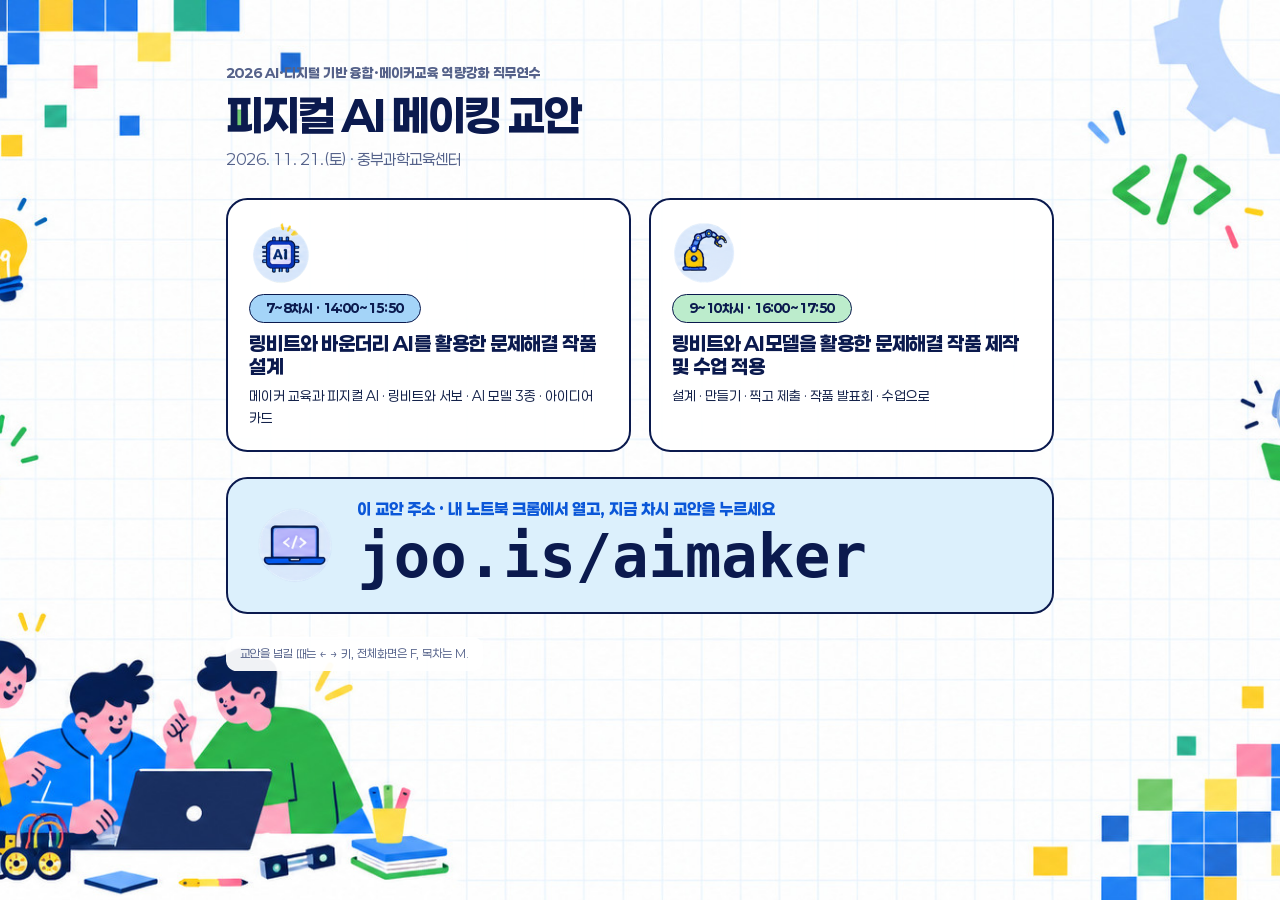
<file: index.html>
<!doctype html>
<html lang="ko">
<head>
<meta charset="utf-8">
<meta name="viewport" content="width=device-width, initial-scale=1">
<title>AI 메이커 연수 교안</title>
<link rel="icon" href="data:image/svg+xml,%3Csvg xmlns=%27http://www.w3.org/2000/svg%27 viewBox=%270 0 32 32%27%3E%3Crect width=%2732%27 height=%2732%27 rx=%278%27 fill=%27%230B57D8%27/%3E%3Ctext x=%2716%27 y=%2722%27 font-size=%2715%27 font-weight=%27800%27 text-anchor=%27middle%27 fill=%27white%27 font-family=%27sans-serif%27%3EAI%3C/text%3E%3C/svg%3E">
<link rel="stylesheet" href="assets/css/tokens.css?v=50bb499789">
<link rel="stylesheet" href="assets/css/components.css?v=50bb499789">
<style>
  * { box-sizing: border-box; }
  body { margin: 0; min-height: 100vh; font-family: var(--font); color: var(--ink); word-break: keep-all;
    background: #fff url('assets/img/bg-pastel.jpg') center / cover fixed; }
  .wrap { max-width: 980px; margin: 0 auto; padding: 9vh 24px 60px; }
  .course { font-size: 15px; font-weight: 700; color: var(--muted); }
  h1 { margin: 10px 0 0; font-size: clamp(30px, 4.4vw, 48px); font-weight: 800; letter-spacing: -0.04em; color: var(--navy); line-height: 1.2; }
  .sub { margin: 10px 0 34px; font-size: 17px; color: var(--muted); }
  .cards { display: grid; grid-template-columns: repeat(auto-fit, minmax(270px, 1fr)); gap: 20px; }
  .hcard { display: flex; flex-direction: column; gap: 10px; padding: 24px; border: 3px solid var(--navy); border-radius: 24px; background: rgba(255,255,255,.96); text-decoration: none; color: inherit; transition: transform .1s, background-color .1s; }
  a.hcard:hover { transform: translateY(-2px); background: #fff; }
  .hcard.is-off { box-shadow: none; border-style: dashed; color: var(--muted); }
  .hcard img { width: 72px; height: 72px; }
  .hcard b { font-size: 22px; font-weight: 800; color: var(--navy); }
  .hcard span { font-size: 15px; line-height: 1.6; }
  .hcard .tag { align-self: flex-start; height: 32px; font-size: 14px; border-width: 2px; }
  /* 이 교안 주소: 앞 화면에 허브를 띄워 두면 연수생이 보고 따라 칩니다 */
  .addr { display: flex; align-items: center; gap: 26px; margin-top: 28px; padding: 22px 32px; border: 3px solid var(--navy); border-radius: 24px; background: var(--blue-soft); }
  .addr img { flex: none; width: 88px; height: 88px; }
  .addr__k { font-size: 18px; font-weight: 800; color: var(--blue); }
  .addr__u { margin-top: 2px; font-family: 'SFMono-Regular', Menlo, Consolas, monospace; font-size: clamp(32px, 6.6vw, 68px); font-weight: 700; line-height: 1.2; color: var(--navy); word-break: break-all; }
  @media (max-width: 560px) { .addr { padding: 18px 20px; } .addr img { display: none; } }
  /* 노트북·데스크톱: 교안처럼 허브 전체를 화면에 맞춰 통째로 줄이고 키움(1440×810 노트북 화면이 기준, --hub-k는 아래 스크립트가 정함).
     700px보다 좁은 화면(휴대폰)은 위의 원래 모양 그대로 */
  @media (min-width: 700px) {
    .wrap { zoom: var(--hub-k, 1); padding-top: 73px; padding-bottom: 30px; }
    h1 { font-size: 48px; }
    .addr__u { font-size: 68px; }
  }
  .foot { display: inline-block; margin-top: 26px; padding: 8px 16px; border-radius: 12px; background: rgba(255,255,255,.94); font-size: 13px; color: var(--muted); line-height: 1.7; }
</style>
</head>
<body>
<div class="wrap">
  <div class="course">2026 AI·디지털 기반 융합·메이커교육 역량강화 직무연수</div>
  <h1>피지컬 AI 메이킹 교안</h1>
  <p class="sub">2026. 11. 21.(토) · 중부과학교육센터</p>
  <div class="cards">
    <a class="hcard" href="deck-7-8.html">
      <img src="assets/img/icons/ai-chip.png" alt="">
      <span class="tag tag--solid c-blue">7~8차시 · 14:00~15:50</span>
      <b>링비트와 바운더리 AI를 활용한 문제해결 작품 설계</b>
      <span>메이커 교육과 피지컬 AI · 링비트와 서보 · AI 모델 3종 · 아이디어 카드</span>
    </a>
    <a class="hcard" href="deck-9-10.html">
      <img src="assets/img/icons/robot-arm.png" alt="">
      <span class="tag tag--solid c-green">9~10차시 · 16:00~17:50</span>
      <b>링비트와 AI모델을 활용한 문제해결 작품 제작 및 수업 적용</b>
      <span>설계 · 만들기 · 찍고 제출 · 작품 발표회 · 수업으로</span>
    </a>
  </div>
  <div class="addr">
    <img src="assets/img/icons/laptop.png" alt="">
    <div>
      <div class="addr__k">이 교안 주소 · 내 노트북 크롬에서 열고, 지금 차시 교안을 누르세요</div>
      <div class="addr__u" id="hub-url">joo.is/aimaker</div>
    </div>
  </div>
  <p class="foot">교안을 넘길 때는 ← → 키, 전체화면은 F, 목차는 M.</p>
</div>
<script>
  // 허브 배율: 1440×810 기준으로 창에 맞춤(교안의 슬라이드처럼 가로·세로 중 작은 쪽에 맞춤). 휴대폰은 1
  (function () {
    function fit() { var w = innerWidth, h = innerHeight; var k = w < 700 ? 1 : Math.min(w / 1440, h / 810); document.documentElement.style.setProperty('--hub-k', k.toFixed(3)); }
    fit(); addEventListener('resize', fit);
  })();
</script>
<script src="assets/js/config.js?v=50bb499789"></script>
<script>
  // 주소는 교안과 같은 config.js의 shareUrl에서 가져옵니다(못 읽으면 위에 적힌 주소 그대로)
  try { var u = MK.config.shareUrl; if (u) document.getElementById('hub-url').textContent = u.replace(/^https?:\/\//, ''); } catch (e) {}
</script>
</body>
</html>
</file>
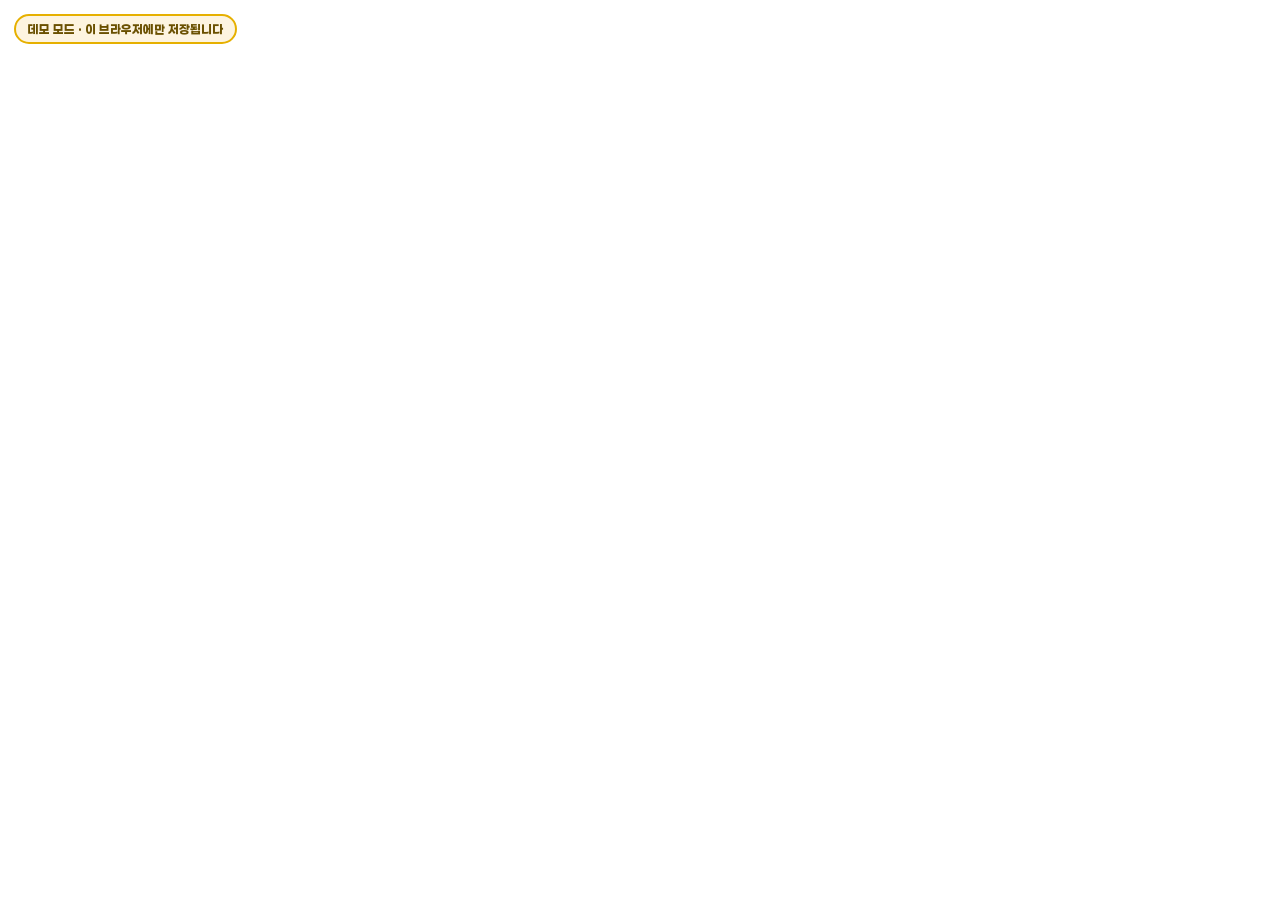
<file: 78/index.html>
<!doctype html>
<html lang="ko"><head><meta charset="utf-8"><meta name="viewport" content="width=device-width,initial-scale=1">
<title>7~8차시 교안</title><meta http-equiv="refresh" content="0; url=../deck-7-8.html"></head>
<body style="font-family:sans-serif;padding:40px"><a href="../deck-7-8.html">7~8차시 교안 열기</a></body></html>
</file>
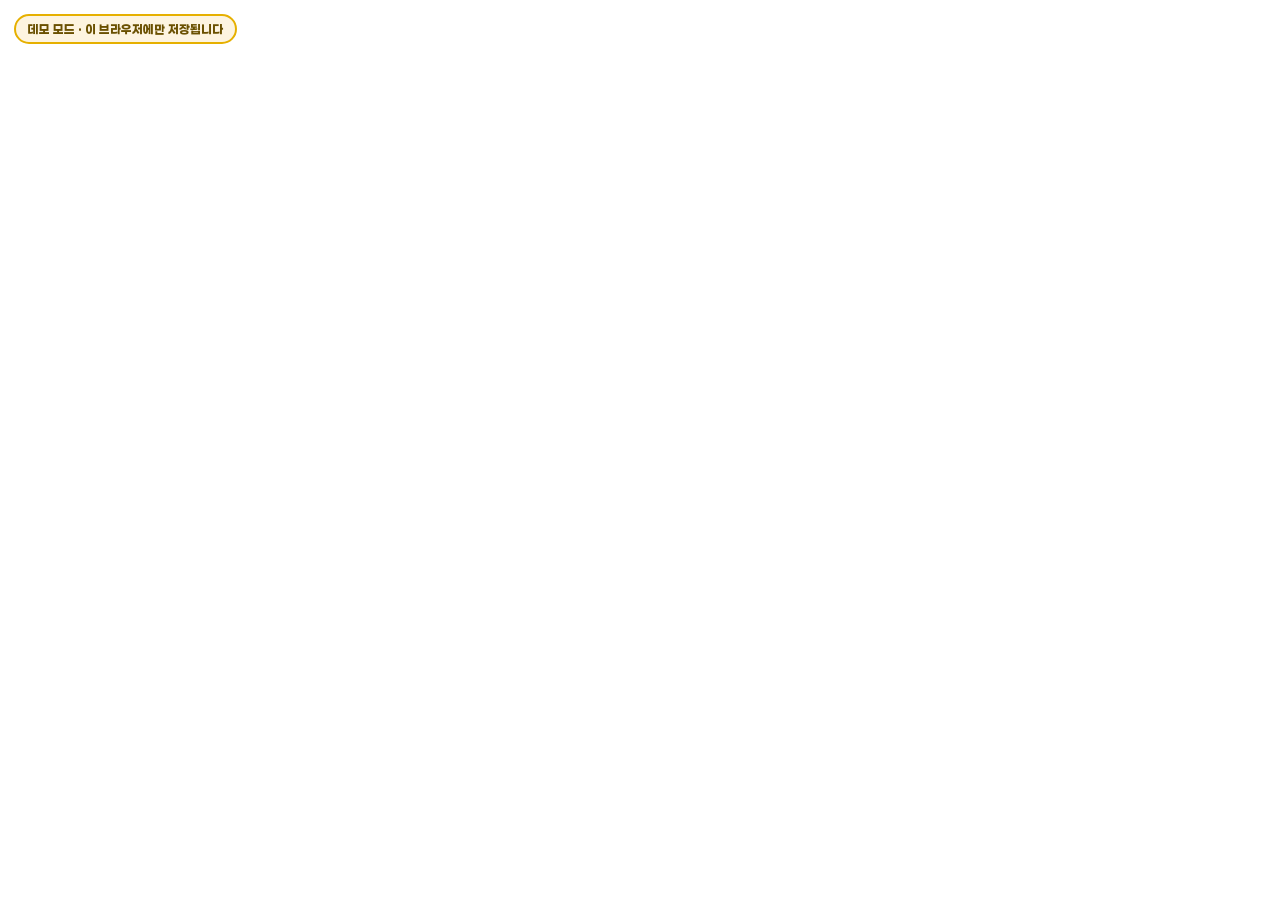
<file: 910/index.html>
<!doctype html>
<html lang="ko"><head><meta charset="utf-8"><meta name="viewport" content="width=device-width,initial-scale=1">
<title>9~10차시 교안</title><meta http-equiv="refresh" content="0; url=../deck-9-10.html"></head>
<body style="font-family:sans-serif;padding:40px"><a href="../deck-9-10.html">9~10차시 교안 열기</a></body></html>
</file>
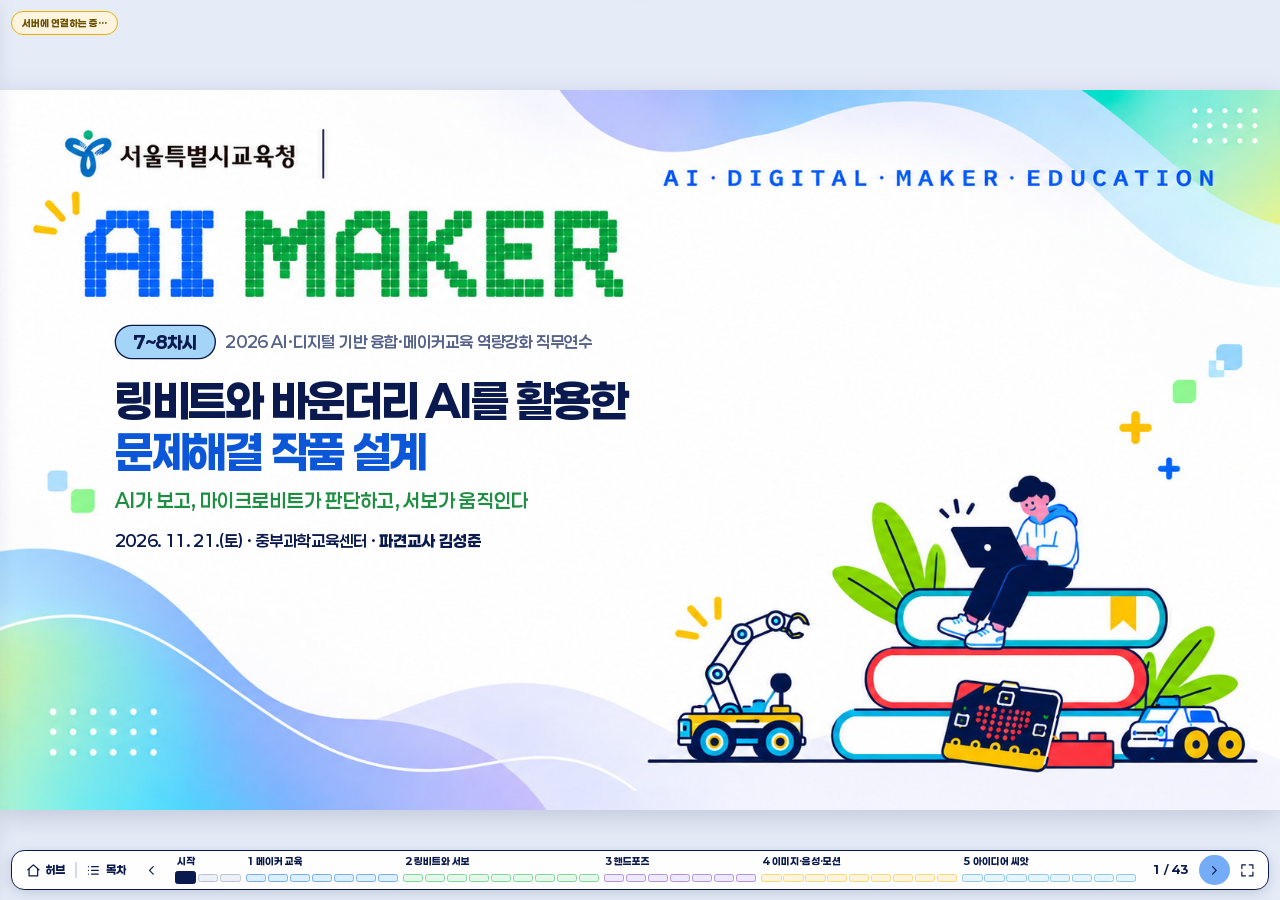
<file: deck-7-8.html>
<!doctype html>
<html lang="ko">
<head>
<meta charset="utf-8">
<meta name="viewport" content="width=device-width, initial-scale=1">
<title>7~8차시 · 피지컬 AI 작품 설계</title>
<link rel="icon" href="data:image/svg+xml,%3Csvg xmlns=%27http://www.w3.org/2000/svg%27 viewBox=%270 0 32 32%27%3E%3Crect width=%2732%27 height=%2732%27 rx=%278%27 fill=%27%230B57D8%27/%3E%3Ctext x=%2716%27 y=%2722%27 font-size=%2715%27 font-weight=%27800%27 text-anchor=%27middle%27 fill=%27white%27 font-family=%27sans-serif%27%3EAI%3C/text%3E%3C/svg%3E">
<link rel="preload" href="assets/fonts/Paperlogy-8ExtraBold.woff2" as="font" type="font/woff2" crossorigin>
<link rel="stylesheet" href="assets/css/tokens.css?v=50bb499789">
<link rel="stylesheet" href="assets/css/components.css?v=50bb499789">
<link rel="stylesheet" href="assets/css/deck.css?v=50bb499789">
<link rel="stylesheet" href="assets/css/ui.css?v=50bb499789">
<link rel="stylesheet" href="assets/css/idea-bridge.css?v=50bb499789">
</head>
<body class="deck-page">

<div class="deck-viewport" id="viewport">
<main class="deck-stage" id="stage">

<!-- =====================================================
     7~8차시 교안 — 원본: 프로젝트 폴더의 「피지컬 AI 메이킹 7~8차시.pdf」
     슬라이드 추가 방법은 deck-9-10.html 맨 위 설명과 같습니다.
     ===================================================== -->

<!-- ============ 시작 ============ -->

<section class="slide slide--cover" id="s-cover" data-section="시작" data-title="표지" data-no-footer="">
  <div class="cover">
    <div class="cover__session">
      <span class="tag tag--solid c-blue" style="height:52px;font-size:26px;padding:0 26px">7~8차시</span>
      <span class="cover__course" data-widget="cfg" data-key="course"></span>
    </div>
    <h1 class="cover__title">링비트와 바운더리 AI를 활용한<br><em>문제해결 작품 설계</em></h1>
    <p class="cover__tagline">AI가 보고, 마이크로비트가 판단하고, 서보가 움직인다</p>
    <p class="cover__meta">2026. 11. 21.(토) · 중부과학교육센터 · <b>파견교사 김성준</b></p>
  </div>
</section>

<section class="slide slide--body" id="s-open-video" data-section="시작" data-title="여는 영상">
  <div class="slide__head">
    <div class="slide__kicker">여는 영상</div>
    <h2 class="slide__title">이런 문제를, 이렇게 해결했습니다</h2>
  </div>
  <div class="slide__body">
    <div class="vpair">
      <div class="vpair__txt is-l c-yellow"><span class="circle">1</span><b class="vpair__name">문제 상황</b></div>
      <div class="vpair__media is-l is-wide"><button type="button" class="vslot" data-yt-play="0nUAnpPrASM" data-yt-title="문제 상황" aria-label="문제 상황 영상 재생" style="background-image:url(https://i.ytimg.com/vi/0nUAnpPrASM/maxresdefault.jpg)"><span class="vslot__play"><svg class="i"><use href="#i-play"></use></svg></span></button></div>
      <span class="vpair__arrow" aria-hidden="true"><svg class="i"><use href="#i-right"></use></svg></span>
      <div class="vpair__txt is-r c-green"><span class="circle">2</span><b class="vpair__name">해결한 도구</b></div>
      <div class="vpair__media is-r is-pair"><button type="button" class="vslot" data-yt-play="3QMxuYi6Ee8" data-yt-title="마이크로비트 프로젝트1" aria-label="해결한 도구 영상 1 재생" style="background-image:url(https://i.ytimg.com/vi/3QMxuYi6Ee8/oar2.jpg)"><span class="vslot__play"><svg class="i"><use href="#i-play"></use></svg></span></button><button type="button" class="vslot" data-yt-play="NHs1swYaMjk" data-yt-title="문제해결 2" aria-label="해결한 도구 영상 2 재생" style="background-image:url(https://i.ytimg.com/vi/NHs1swYaMjk/oar2.jpg)"><span class="vslot__play"><svg class="i"><use href="#i-play"></use></svg></span></button></div>
    </div>
  </div>
</section>

<section class="slide slide--body" id="s-demo" data-section="시작" data-title="여는 시연">
  <div class="slide__head">
    <div class="slide__kicker">여는 시연</div>
    <h2 class="slide__title">멀리서 손 신호만으로, 원하는 횟수만큼 종을 칩니다</h2>
  </div>
  <div class="slide__body">
    <div class="demo">
      <figure class="photo"><div class="photo__img"><img src="assets/img/78/demo.jpg" alt="① 손동작 인식 → ② 블루투스로 노트북·스마트폰과 마이크로비트 연결 → ③ MG90S 서보모터 구동"></div></figure>
      <div>
        <div class="demo__q">이 안에 무엇이<br>들어 있을까요?</div>
        <div class="demo__list">
          <div class="demo__item c-blue" data-reveal><img class="icon-badge" src="assets/img/icons/ai-chip.png" alt="">손을 알아보는 AI</div>
          <div class="demo__item c-green" data-reveal><img class="icon-badge" src="assets/img/icons/microbit.png" alt="">판단하는 마이크로비트</div>
          <div class="demo__item c-purple" data-reveal><img class="icon-badge" src="assets/img/icons/robot-arm.png" alt="">움직이는 서보모터</div>
        </div>
      </div>
    </div>
  </div>
</section>

<!-- ============ 1. 이 연수의 메이커 교육 ============ -->

<section class="slide slide--pixel" id="s-part1" data-section="1. 메이커 교육" data-title="PART 1 · 이 연수의 메이커 교육">
  <div class="divider">
    <span class="divider__part">PART 1</span>
    <h2 class="divider__title">이 연수의 메이커 교육</h2>
    <p class="divider__text">정해진 것을 따라 만들지 않고,<br>제한된 상황에서 스스로 해결합니다.</p>
  </div>
</section>

<section class="slide slide--body" id="s-maker" data-section="1. 메이커 교육" data-title="정해진 것을 만들지 않습니다">
  <div class="slide__head">
    <div class="slide__kicker">이 연수의 메이커 교육 ①</div>
    <h2 class="slide__title">정해진 것을 만들지 않습니다</h2>
  </div>
  <div class="slide__body">
    <div class="cmp">
      <div class="cmp__box">
        <div class="cmp__k">앞서 했던 메이커 활동</div>
        <div class="cmp__h">정해진 것을 따라 만든다</div>
        <ul class="cmp__list"><li>완성품이 먼저 정해져 있다</li><li>설명서를 순서대로 따라 한다</li><li>모두 같은 작품이 나온다</li></ul>
      </div>
      <div class="chain__arrow"><svg viewBox="0 0 80 40"><path d="M4 20h64M56 8l14 12-14 12" fill="none" stroke="#0B1F55" stroke-width="3" stroke-linecap="round" stroke-linejoin="round"></path></svg></div>
      <div class="cmp__box cmp__box--new is-hot" data-reveal>
        <div class="cmp__k">이 연수의 메이커 교육</div>
        <div class="cmp__h">제한된 상황에서 스스로 해결한다</div>
        <ul class="cmp__list"><li>생활 속 문제에서 출발한다</li><li>정해진 도구와 시간 안에서 궁리한다</li><li>모두 다른 해결이 나온다</li></ul>
      </div>
    </div>
    <div class="callout c-row mt-l" data-reveal><span class="circle c-yellow"><svg class="i"><use href="#i-target"></use></svg></span><div><span class="t-muted">이 연수에서는 —</span> 만들 것이 정해져 있지 않고, <b class="t-blue">무엇을 만들지 스스로 정합니다</b></div></div>
    <p class="src mt-m"></p>
  </div>
</section>

<section class="slide slide--body" id="s-quick" data-section="1. 메이커 교육" data-title="퀵 프로토타입">
  <div class="slide__head">
    <div class="slide__kicker">이 연수의 메이커 교육 ②</div>
    <h2 class="slide__title">완벽하게 말고, 빠르게: 퀵 프로토타입</h2>
  </div>
  <div class="slide__body">
    <div class="steps">
      <div class="step c-blue"><span class="step__num">1</span><div class="step__title">떠올리기</div><div class="step__text">어떤 불편을 줄일지 정한다</div></div>
      <div class="step c-green"><span class="step__num">2</span><div class="step__title">만들기</div><div class="step__text">골판지와 테이프로 거칠게 만든다</div></div>
      <div class="step c-purple"><span class="step__num">3</span><div class="step__title">움직이기</div><div class="step__text">AI와 서보를 연결해 돌려 본다</div></div>
      <div class="step c-yellow"><span class="step__num">4</span><div class="step__title">고치기</div><div class="step__text">안 되는 곳을 찾아 바로 고친다</div></div>
    </div>
    <div class="loopback" style="margin-left:37.8%;margin-right:13.3%"><span class="loopback__label">만들기 → 움직이기 → 고치기를 짧게, 여러 번</span></div>
    <div class="callout callout--sky c-row" style="margin-top:70px">
      <img class="icon-badge icon-badge--sm" src="assets/img/icons/sprout.png" alt="">
      <div class="t-md" style="font-size:30px;font-weight:600">완성품보다 <b class="t-blue">움직이는 첫 작품</b>이 먼저입니다.<span class="qp-goal"><span class="t-muted">오늘의 목표 —</span> <b class="t-blue">서보모터·마이크로비트·AI 모델</b>의 기능을 익힙니다</span></div>
    </div>
  </div>
</section>

<section class="slide slide--body" id="s-pai" data-section="1. 메이커 교육" data-title="생각하는 AI에서 행동하는 AI로">
  <div class="slide__head">
    <div class="slide__kicker">이 연수의 메이커 교육 ③ · 피지컬 AI란?</div>
    <h2 class="slide__title">생각하는 AI에서 행동하는 AI로</h2>
  </div>
  <div class="slide__body">
    <div class="pai pai--lg">
      <div class="pai__corner pai__h">구분</div>
      <div class="pai__h pai__h--screen"><img class="icon-badge icon-badge--sm" src="assets/img/icons/laptop.png" alt="">일반 AI</div>
      <div class="pai__h pai__h--body"><img class="icon-badge icon-badge--sm" src="assets/img/icons/robot-arm.png" alt="">피지컬 AI</div>

      <div class="pai__k">들어오는 것</div>
      <div class="pai__c">글·그림·소리·데이터</div>
      <div class="pai__c pai__c--body" data-reveal>카메라·마이크·거리·움직임</div>

      <div class="pai__k">하는 일</div>
      <div class="pai__c">만들기·분류·예측</div>
      <div class="pai__c pai__c--body" data-reveal>알아보기·판단·제어</div>

      <div class="pai__k">나오는 것</div>
      <div class="pai__c">화면 속 정보</div>
      <div class="pai__c pai__c--body" data-reveal>움직임·회전·빛·소리</div>

      <div class="pai__k pai__k--hot">틀리면</div>
      <div class="pai__c pai__c--hot">엉뚱한 답이 나온다</div>
      <div class="pai__c pai__c--body pai__c--hot" data-reveal><b>기계가 엉뚱하게 움직인다</b></div>
    </div>
    <div class="callout c-row mt-m" data-reveal>
      <span class="circle c-yellow"><svg class="i"><use href="#i-bulb"></use></svg></span>
      <div class="t-md" style="font-weight:600">틀리면 실제 장치가 잘못 움직여요. 그래서 피지컬 AI는 <b class="t-blue">만들고, 움직이고, 고치기</b>를 되풀이합니다.</div>
    </div>
    <p class="src mt-s"></p>
  </div>
</section>

<section class="slide slide--body" id="s-loop" data-section="1. 메이커 교육" data-title="보고, 판단하고, 움직이고, 확인한다">
  <div class="slide__head">
    <div class="slide__kicker">이 연수의 메이커 교육 ③</div>
    <h2 class="slide__title">피지컬 AI: 보고, 판단하고, 움직이고, 확인한다</h2>
  </div>
  <div class="slide__body">
    <div class="chain chain--sm">
      <div class="card chain__node c-blue">
        <img class="icon-badge" src="assets/img/icons/ai-chip.png" alt="">
        <div class="chain__step">① 인식</div>
        <div class="chain__name">바운더리엑스 웹앱</div>
        <div class="chain__desc">카메라로 보고, 결과를 ID1 같은 글자로 보낸다</div>
      </div>
      <div class="chain__arrow"><svg viewBox="0 0 80 40"><path d="M4 20h64M56 8l14 12-14 12" fill="none" stroke="#0B1F55" stroke-width="3" stroke-linecap="round" stroke-linejoin="round"></path></svg>블루투스<b>ID1</b></div>
      <div class="card chain__node is-hot">
        <img class="icon-badge" src="assets/img/icons/microbit.png" alt="">
        <div class="chain__step">② 판단</div>
        <div class="chain__name">마이크로비트</div>
        <div class="chain__desc">‘데이터가 ID1이면 move 1’을 정한다</div>
        <span class="tag tag--solid c-yellow">오늘 코딩하는 곳</span>
      </div>
      <div class="chain__arrow"><svg viewBox="0 0 80 40"><path d="M4 20h64M56 8l14 12-14 12" fill="none" stroke="#0B1F55" stroke-width="3" stroke-linecap="round" stroke-linejoin="round"></path></svg>각도<b>명령</b></div>
      <div class="card chain__node">
        <img class="icon-badge" src="assets/img/icons/robot-arm.png" alt="">
        <div class="chain__step">③ 움직임</div>
        <div class="chain__name">180° 서보 2개</div>
        <div class="chain__desc">move 1은 P0, move 2는 P1 서보를 움직인다</div>
      </div>
    </div>
    <div class="loopback" style="margin-left:13.9%;margin-right:13.9%"><span class="loopback__label">④ 확인(피드백): 움직인 결과를 보고 다시 판단하고 고친다</span></div>
    <div class="role-note" style="margin-top:48px"><span class="role-note__k">왜 이렇게 나눌까요?</span>마이크로비트는 AI 계산을 하기 어렵고, AI를 직접 돌리는 보드는 비싸요. <br>그래서 <b>AI는 손에 있는 기기(폰·태블릿·노트북)</b>가 맡고, <b>마이크로비트는 판단과 움직임만</b> 맡습니다.</div>
  </div>
</section>

<section class="slide slide--body" id="s-limits" data-section="1. 메이커 교육" data-title="조건은 정하고, 해결은 열어 둔다">
  <div class="slide__head">
    <div class="slide__kicker">이 연수의 메이커 교육 · 제한 조건</div>
    <h2 class="slide__title">조건은 정하고, 해결은 열어 둔다</h2>
  </div>
  <div class="slide__body">
    <div class="tools4">
      <div class="tool c-blue"><span class="circle"><svg class="i"><use href="#i-cpu"></use></svg></span><div class="tool__name">마이크로비트와 링비트</div><div class="tool__desc">판단하고, 명령을 내린다</div></div>
      <div class="tool c-green"><span class="circle"><svg class="i"><use href="#i-gear"></use></svg></span><div class="tool__name">180° 서보모터 2개</div><div class="tool__desc">움직임은 이 두 개로만</div></div>
      <div class="tool c-purple"><span class="circle"><svg class="i"><use href="#i-binoculars"></use></svg></span><div class="tool__name">바운더리엑스 AI</div><div class="tool__desc">핸드포즈·이미지·음성·모션 중 하나</div></div>
      <div class="tool c-yellow"><span class="circle"><svg class="i"><use href="#i-scissors"></use></svg></span><div class="tool__name">골판지와 마스킹테이프</div><div class="tool__desc">빨리 만들고 쉽게 고친다</div></div>
    </div>
    <div class="fixopen">
      <div class="fixopen__fixed"><div class="fixopen__k">정해 둔 것</div><div class="fixopen__v">도구 네 가지</div></div>
      <div class="fixopen__open"><div class="fixopen__k">열어 둔 것</div><div class="fixopen__v">어떤 문제를, 어떤 구조로 풀지</div></div>
    </div>
  </div>
</section>

<section class="slide slide--body" id="s-map" data-section="1. 메이커 교육" data-title="남은 연수 4시간 과정">
  <div class="slide__head">
    <div class="slide__kicker">이 연수의 메이커 교육</div>
    <h2 class="slide__title">남은 연수 4시간 과정</h2>
  </div>
  <div class="slide__body">
    <div class="steps map5">
      <div class="step c-blue"><span class="step__num">1</span><div class="step__title">문제 상황</div><div class="step__text">누구의, 어떤 불편?</div></div>
      <div class="step c-blue"><span class="step__num">2</span><div class="step__title">도구 조건</div><div class="step__text">네 가지로만</div></div>
      <div class="step c-yellow is-here"><span class="step__num">3</span><span class="now-tag">지금 여기</span><div class="step__title">도구 익히기</div><div class="step__text">서보 2개와 AI 4종</div></div>
      <div class="step c-green"><span class="step__num">4</span><div class="step__title">주제 잡기</div><div class="step__text">아이디어 카드</div></div>
      <div class="step c-green"><span class="step__num">5</span><div class="step__title">만들기와 공유</div><div class="step__text">첫 모형, 고치기, 나누기</div></div>
    </div>
    <div class="map-span">
      <div><b>7~8차시 · AI 모델 훈련과 활용</b><span>①~③ 도구 익히기, 끝에 ④의 씨앗 한 장</span></div>
      <div><b>9~10차시 · 문제 해결</b><span>④~⑤ 첫 모형을 만들고 나누기</span></div>
    </div>
    <div class="callout callout--sky c-row mt-l">
      <img class="icon-badge icon-badge--sm" src="assets/img/icons/sprout.png" alt="">
      <div class="t-md" style="font-size:30px;font-weight:600">이번 시간에 익히는 것은 이후<b class="t-blue">&nbsp;내 작품에 들어갈 요소</b>입니다.</div>
    </div>
  </div>
</section>

<!-- ============ 2. 링비트와 서보모터 ============ -->

<section class="slide slide--pixel" id="s-part2" data-section="2. 링비트와 서보" data-title="PART 2 · 링비트와 서보모터">
  <div class="divider">
    <span class="divider__part">PART 2</span>
    <h2 class="divider__title">링비트와 서보모터</h2>
    <p class="divider__text">마이크로비트와 서보모터를 다루는 법을 익힙니다.</p>
  </div>
</section>

<section class="slide slide--body" id="s-ringbit" data-section="2. 링비트와 서보" data-title="링비트: 서보를 꽂고 전원을 주는 확장보드">
  <div class="slide__head">
    <div class="slide__kicker">링비트와 서보모터</div>
    <h2 class="slide__title">링비트: 서보모터를 꽂고 전원을 주는 확장보드</h2>
  </div>
  <div class="slide__body">
    <div class="ringbit">
      <div class="ringbit__pics">
        <figure class="photo"><div class="photo__img"><img src="assets/img/78/ringbit-front.jpg" alt="링비트 앞면"></div><figcaption>앞면</figcaption></figure>
        <figure class="photo"><div class="photo__img"><img src="assets/img/78/ringbit-back.jpg" alt="링비트 뒷면의 AAA 건전지 칸"></div><figcaption>뒷면: AAA 건전지 3개</figcaption></figure>
      </div>
      <div class="col" style="gap:16px">
        <div class="nlist">
          <div class="nlist__item c-blue"><span class="nlist__n">1</span><div class="nlist__h">마이크로비트와 링비트를 결합하세요.</div><div class="nlist__t">방향을 확인하고 나사를 홈에 끝까지 끼우세요.</div></div>
          <div class="nlist__item c-green"><span class="nlist__n">2</span><div class="nlist__h">서보모터를 결합하세요.</div><div class="nlist__t">P0·P1·P2 단자마다 세 핀: G(접지) · V(전원) · 숫자(신호)</div></div>
          <div class="nlist__item c-purple"><span class="nlist__n">3</span><div class="nlist__h">전원을 연결하세요.</div><div class="nlist__t">뒤쪽 AAA 건전지 3개(약 4.5V). 마이크로비트의 3.3V만으로는 서보가 불안정할 수 있어요.</div></div>
        </div>
        <div class="motto">
          <div class="motto__sw"><span class="sw"><i class="sw__body"></i>보낼 때</span><span class="sw sw--on"><i class="sw__body"></i>움직일 때</span></div>
          <div><div class="motto__h">왼쪽 스위치로 켜고 끈다</div><div class="motto__t">연결하고 코드를 보낼 땐 끄고, 움직일 땐 켠다. <br>켠 채로 연결하면 전류가 지나치게 흐를 수 있어요.</div></div>
        </div>
      </div>
    </div>
  </div>
</section>

<section class="slide slide--body" id="s-pick" data-section="2. 링비트와 서보" data-title="서보모터 고르기: MG90S와 SG90">
  <div class="slide__head">
    <div class="slide__kicker">링비트와 서보모터</div>
    <h2 class="slide__title">서보모터 고르기: MG90S와 SG90</h2>
  </div>
  <div class="slide__body">
    <div class="pick">
      <div class="pick__card pick__card--best is-hot">
        <div class="pick__img"><img src="assets/img/78/mg90s.jpg" alt="MG90S 서보모터 사진"></div>
        <div>
          <div class="pick__name">MG90S <span class="tag tag--solid c-yellow">추천</span></div>
          <div class="pick__dl"><div>기어: <b>금속</b></div><div>정품 약 8,000원</div><div>저가품 약 200원</div><div class="pick__good">튼튼해서 오래 쓴다</div></div>
        </div>
      </div>
      <div class="pick__card">
        <div class="pick__img"><svg viewBox="0 0 320 240" role="img" aria-label="SG90 서보모터 그림"><path d="M226 142 C 268 142 258 200 296 214" fill="none" stroke="#6B4423" stroke-width="7" stroke-linecap="round"></path><path d="M226 154 C 262 154 252 210 288 226" fill="none" stroke="#D8452B" stroke-width="7" stroke-linecap="round"></path><path d="M226 166 C 254 166 244 218 276 236" fill="none" stroke="#F09A2E" stroke-width="7" stroke-linecap="round"></path><rect x="58" y="112" width="204" height="24" rx="6" fill="#74ACF8" stroke="#0B1A4E" stroke-width="3"></rect><circle cx="72" cy="124" r="6" fill="#fff" stroke="#0B1A4E" stroke-width="2"></circle><circle cx="248" cy="124" r="6" fill="#fff" stroke="#0B1A4E" stroke-width="2"></circle><rect x="88" y="80" width="144" height="122" rx="10" fill="#74ACF8" stroke="#0B1A4E" stroke-width="3"></rect><rect x="96" y="54" width="72" height="32" rx="8" fill="#A4D4F8" stroke="#0B1A4E" stroke-width="3"></rect><circle cx="126" cy="54" r="13" fill="#fff" stroke="#0B1A4E" stroke-width="3"></circle><rect x="108" y="142" width="104" height="36" rx="4" fill="#0B1A4E"></rect><rect x="120" y="152" width="80" height="6" rx="3" fill="#fff"></rect><rect x="130" y="164" width="60" height="6" rx="3" fill="#fff"></rect></svg></div>
        <div>
          <div class="pick__name">SG90</div>
          <div class="pick__dl"><div>기어: <b>플라스틱</b></div><div>약 1,000원</div><div>내구성은 MG90S보다 약하다</div><div class="t-muted">(왼쪽은 그림)</div></div>
        </div>
      </div>
    </div>
    <div class="grid-2 mt-l" style="align-items:stretch">
      <div class="card card--soft c-blue">
        <div class="kk">180° 서보 알아보기</div>
        <div class="t-lg" style="margin-top:6px">노란색이 있는 것이 180° 서보</div>
        <p class="t-sm" style="margin:8px 0 0">속에 DC 모터·기어·가변저항·제어 기판이 있고, 가변저항이 축의 각도를 읽어 그 각도에 멈춰요.</p>
      </div>
      <div class="warn">
        <span class="circle"><svg class="i"><use href="#i-alert"></use></svg></span>
        <div><div class="warn__h">억지로 돌리지 않기</div><div class="warn__t">서보 축은 손으로 돌리지 않아요. 각도는 손이 아니라 코드로 바꿉니다.</div></div>
      </div>
    </div>
  </div>
</section>

<section class="slide slide--body" id="s-wire" data-section="2. 링비트와 서보" data-title="연결하기: 선 세 가닥과 전원">
  <div class="slide__head">
    <div class="slide__kicker">링비트와 서보모터</div>
    <h2 class="slide__title">연결하기: 선 세 가닥과 전원</h2>
  </div>
  <div class="slide__body">
    <div class="grid-2" style="align-items:stretch">
      <div class="card">
        <div class="box-h">서보 선 세 가닥</div>
        <ul class="wires">
          <li><i class="wire" style="background:#6B4423"></i><span>갈색 — 접지 G (−)</span></li>
          <li><i class="wire" style="background:#D8452B"></i><span>빨강 — 전원 V (+)</span></li>
          <li><i class="wire" style="background:#F09A2E"></i><span>주황 — 신호 S</span></li>
        </ul>
        <p class="t-sm t-muted" style="margin:16px 0 0">MG90S 기준이에요. 제품에 따라 검정·빨강·노랑일 수 있어요.</p>
      </div>
      <div class="card">
        <div class="box-h">어디에 꽂나요</div>
        <div class="pins">
          <div><span class="pin">P0</span><span>첫 번째 서보</span></div>
          <div><span class="pin">P1</span><span>두 번째 서보</span></div>
        </div>
        <p class="t-sm" style="margin:16px 0 0">링비트 단자의 G·V·숫자에 갈색·빨강·주황을 맞춰 꽂아요. 서보 전원은 링비트가 줍니다.</p>
      </div>
    </div>
    <div class="motto mt-l">
      <div class="motto__sw"><span class="sw"><i class="sw__body"></i>보낼 때</span><span class="sw sw--on"><i class="sw__body"></i>움직일 때</span></div>
      <div><div class="motto__h">보낼 땐 <em>끄고</em>, 움직일 땐 <em>켠다</em></div><div class="motto__t">링비트 왼쪽 스위치를 끈 채로 USB 전송 → 전송이 끝나면 켜서 움직인다</div></div>
    </div>
  </div>
</section>

<section class="slide slide--body" id="s-lab1" data-section="2. 링비트와 서보" data-title="실습 1: A는 0°, B는 180°">
  <div class="slide__head">
    <div class="slide__kicker">링비트와 서보모터 · 실습 1</div>
    <h2 class="slide__title">실습 1: A는 0°, B는 180°</h2>
  </div>
  <div class="slide__body">
    <div class="window" style="width:fit-content;margin:0 auto">
      <div class="window__bar">MakeCode</div>
      <div class="window__body shot" style="padding:24px 40px"><img src="assets/img/78/code-ab.png" width="889" height="223" alt="A 버튼을 누르면 P0 서보를 0도로, B 버튼을 누르면 P0 서보를 180도로"></div>
    </div>
    <div class="flowline mt-l">
      <span class="flowline__s"><span class="circle c-blue">1</span>블록 두 개 만들기</span>
      <span class="flowline__arr"><svg viewBox="0 0 40 24"><path d="M2 12h32M26 4l8 8-8 8" fill="none" stroke="currentColor" stroke-width="3" stroke-linecap="round" stroke-linejoin="round"></path></svg></span>
      <span class="flowline__s"><span class="circle c-green">2</span>링비트 끄고 전송</span>
      <span class="flowline__arr"><svg viewBox="0 0 40 24"><path d="M2 12h32M26 4l8 8-8 8" fill="none" stroke="currentColor" stroke-width="3" stroke-linecap="round" stroke-linejoin="round"></path></svg></span>
      <span class="flowline__s"><span class="circle c-purple">3</span>켜고 A·B 누르기</span>
    </div>
    <div class="row mt-l" style="align-items:center;justify-content:center;gap:28px">
      <div class="okbar"><span class="circle circle--sm"><svg class="i"><use href="#i-check"></use></svg></span><span>끝에서 끝까지 반 바퀴 움직이면 성공</span></div>
      <span class="t-sm t-muted">서보 블록 위치: 고급(Advanced) → 핀(Pins)</span>
      <a class="btn btn--sm btn--raised" href="https://makecode.microbit.org/" target="_blank" rel="noopener"><svg class="i"><use href="#i-external"></use></svg> MakeCode 홈 열기</a>
    </div>
  </div>
</section>

<section class="slide slide--body" id="s-horn" data-section="2. 링비트와 서보" data-title="0°를 먼저 찾고 혼을 끼운다">
  <div class="slide__head">
    <div class="slide__kicker">링비트와 서보모터</div>
    <h2 class="slide__title">0°를 먼저 찾고 혼을 끼운다</h2>
  </div>
  <div class="slide__body">
    <div class="grid-4" style="gap:22px">
      <div class="numcard c-blue"><span class="numcard__n">1</span><div class="numcard__h">A 버튼으로 0° 보내기</div><div class="numcard__t">모터를 기준 위치에 둔다</div></div>
      <div class="numcard c-green"><span class="numcard__n">2</span><div class="numcard__h">혼을 기준 방향에 끼우기</div><div class="numcard__t">예: 수평이 되도록</div></div>
      <div class="numcard c-purple"><span class="numcard__n">3</span><div class="numcard__h">B 버튼으로 180° 확인</div><div class="numcard__t">반대쪽 끝도 본다</div></div>
      <div class="numcard c-yellow"><span class="numcard__n">4</span><div class="numcard__h">나사로 고정</div><div class="numcard__t">구조가 정해진 뒤에 조여도 된다</div></div>
    </div>
    <div class="grid-2 mt-l" style="align-items:stretch">
      <div class="card horn">
        <img src="assets/img/78/horn.jpg" alt="MG90S 서보와 여러 모양의 혼, 나사">
        <div>
          <div class="kk">혼(암)</div>
          <div class="t-md" style="font-weight:700;color:var(--navy);margin-top:4px">서보 축에 끼우는 날개<br>오늘은 한쪽만 있는 하프 혼을 씁니다.</div>
          <p class="src" style="margin-top:6px"></p>
        </div>
      </div>
      <div class="warn warn--list">
        <div class="warn__row"><span class="circle circle--sm"><svg class="i"><use href="#i-alert"></use></svg></span><span>서보 축은 손으로 돌리지 않습니다.</span></div>
        <div class="warn__row"><span class="circle circle--sm"><svg class="i"><use href="#i-alert"></use></svg></span><span>혼과 나사는 작아서 잘 잃어버려요. <br>받자마자 봉투에 잘 보관하세요.</span></div>
      </div>
    </div>
  </div>
</section>

<section class="slide slide--body" id="s-pause" data-section="2. 링비트와 서보" data-title="여러 각도와 500ms">
  <div class="slide__head">
    <div class="slide__kicker">링비트와 서보모터</div>
    <h2 class="slide__title">여러 각도와 일시정지</h2>
  </div>
  <div class="slide__body">
    <div class="codecols" style="grid-template-columns:auto 1fr">
      <div class="window">
        <div class="window__bar">MakeCode</div>
        <div class="window__body shot" data-zoom-shot><img src="assets/img/78/code-pause.png" width="447" height="517" alt="B 버튼: P0 서보 0도, 500ms 쉬고 45도, 500ms 쉬고 90도, 500ms 쉼"></div>
      </div>
      <div class="col" style="gap:22px;padding-top:20px">
        <div class="card">
          <div class="kk">pause가 없으면</div>
          <div class="t-md" style="font-weight:600;color:var(--navy);margin-top:6px">모터가 도착하기도 전에 다음 명령이 와서, 마지막 각도만 보이거나 덜 움직여요.</div>
        </div>
        <div class="card card--soft c-blue">
          <div class="kk">그래서</div>
          <div class="t-xl" style="font-size:48px;margin-top:4px">500ms 이상 넉넉히</div>
          <div class="t-sm" style="margin-top:6px">모터도 실제로 도는 데 시간이 필요합니다.</div>
        </div>
        <div class="c-row"><span class="circle circle--sm c-green"><svg class="i"><use href="#i-play"></use></svg></span><div class="t-md" style="font-weight:600">해 보기: pause를 지우고 한 번 비교해 보세요.</div></div>
        <a style="align-self:flex-start" class="btn btn--sm btn--raised" href="https://makecode.microbit.org/" target="_blank" rel="noopener"><svg class="i"><use href="#i-external"></use></svg> MakeCode 홈 열기</a>
      </div>
    </div>
  </div>
</section>

<section class="slide slide--body" id="s-func" data-section="2. 링비트와 서보" data-title="함수로 묶고, 두 번째 서보도">
  <div class="slide__head">
    <div class="slide__kicker">링비트와 서보모터</div>
    <h2 class="slide__title">함수로 묶고, 두 번째 서보도</h2>
  </div>
  <div class="slide__body">
    <div class="codecols" style="grid-template-columns:800px 1fr">
      <div class="window">
        <div class="window__bar">MakeCode</div>
        <div class="window__body shot"><img src="assets/img/78/code-func.png" width="1035" height="592" alt="A 버튼은 P0 서보 0도, B 버튼은 call move 1. 함수 move 1은 P0 서보를 0도, 45도, 90도로 500ms씩 쉬며 움직임"></div>
      </div>
      <div class="col" style="gap:16px">
        <div class="fnrow"><span class="fn">move 1</span><span>P0 서보의 각도 묶음</span></div>
        <div class="fnrow"><span class="fn">move 2</span><span>같은 모양, 핀만 P1</span></div>
        <div class="card card--soft c-purple" style="padding:16px 24px">
          <div class="kk">서보 2개 = 자유도 2</div>
          <div class="t-sm" style="margin-top:4px">따로 움직이는 관절이 둘. 붙이는 곳에 따라 동작이 달라져요.</div>
        </div>
        <div class="callout callout--sky" style="padding:18px 24px">
          <div class="kk">다음 단계에서는</div>
          <div style="margin-top:4px">AI가 <b class="t-blue">ID1</b>이라고 하면 <b class="t-blue">move 1</b>, <b class="t-blue">ID2</b>라고 하면 <b class="t-blue">move 2</b>만 부르면 됩니다.</div>
        </div>
        <p class="src">확인: A 버튼을 call move 2로 바꿔 두 서보를 각각 움직여 보기</p>
      </div>
    </div>
  </div>
</section>

<section class="slide slide--body" id="s-vibe" data-section="2. 링비트와 서보" data-title="말로 코드 만들기 (선택 시연)">
  <div class="slide__head">
    <div class="slide__kicker">링비트와 서보모터 · 선택 시연</div>
    <h2 class="slide__title">말로 코드 만들기</h2>
  </div>
  <div class="slide__body">
    <div class="say">
      <div class="card c-row" style="align-items:flex-start">
        <span class="circle c-yellow"><svg class="i"><use href="#i-chat"></use></svg></span>
        <div><div class="kk">생성형 AI에게 이렇게 말하면</div><div class="say__q">“P0 서보를 0도, 90도, 180도로 0.5초마다 움직여 줘”</div></div>
      </div>
      <div class="chain__arrow"><svg viewBox="0 0 80 40"><path d="M4 20h64M56 8l14 12-14 12" fill="none" stroke="#0B1F55" stroke-width="3" stroke-linecap="round" stroke-linejoin="round"></path></svg></div>
      <div class="card card--soft c-blue">
        <div class="kk">MakeCode에서</div>
        <div class="t-xl" style="margin-top:6px">블록 코드로 바뀐다</div>
        <p class="t-sm" style="margin:10px 0 0">바운더리엑스 바이브코딩 스튜디오를 쓰거나, 생성형 AI가 만든 JavaScript를 MakeCode에 붙여 넣는다</p>
      </div>
    </div>
    <div class="warn mt-l">
      <span class="circle"><svg class="i"><use href="#i-alert"></use></svg></span>
      <div><div class="warn__h">만든 코드는 꼭 실제 모터로 돌려 확인합니다.</div><div class="warn__t">오늘은 보여 드리기만 합니다. 시간이 모자라면 건너뜁니다.</div></div>
    </div>
  </div>
</section>

<!-- ============ 3. KNN 핸드포즈분류 ============ -->

<section class="slide slide--pixel" id="s-part3" data-section="3. 핸드포즈" data-title="PART 3 · KNN 핸드포즈분류">
  <div class="divider">
    <span class="divider__part">PART 3</span>
    <h2 class="divider__title">KNN 핸드포즈분류</h2>
    <p class="divider__text"></p>
  </div>
</section>

<section class="slide slide--body" id="s-knn" data-section="3. 핸드포즈" data-title="KNN: 가장 가까운 이웃의 다수결">
  <div class="slide__head">
    <div class="slide__kicker">KNN 핸드포즈분류</div>
    <h2 class="slide__title">KNN: 가장 가까운 이웃의 다수결</h2>
  </div>
  <div class="slide__body">
    <div class="grid-2" style="align-items:stretch;height:450px">
      <div class="card card--soft c-blue knn__card">
        <div class="kk">① 핸드포즈 모델</div>
        <div class="t-md" style="font-weight:700;color:var(--navy)">카메라 속 손가락 관절을 점으로 잡는다</div>
        <div class="knn__fig"><svg viewBox="40 80 290 340" role="img" aria-label="손가락 관절을 점과 선으로 잡은 그림"><g stroke="#0B57D8" stroke-width="5" stroke-linecap="round" stroke-linejoin="round" fill="none"><path d="M200 400 L140 360 L105 320 L80 285 L60 255"></path><path d="M200 400 L150 250 L140 190 L134 150 L130 112"></path><path d="M150 250 L195 240 L195 175 L195 130 L195 90"></path><path d="M195 240 L240 250 L248 190 L253 150 L257 115"></path><path d="M240 250 L280 270 L295 220 L304 188 L312 160"></path><path d="M200 400 L280 270"></path></g><g fill="#0B1A4E" stroke="#fff" stroke-width="3"><circle cx="200" cy="400" r="9"></circle><circle cx="140" cy="360" r="9"></circle><circle cx="105" cy="320" r="9"></circle><circle cx="80" cy="285" r="9"></circle><circle cx="60" cy="255" r="9"></circle><circle cx="150" cy="250" r="9"></circle><circle cx="140" cy="190" r="9"></circle><circle cx="134" cy="150" r="9"></circle><circle cx="130" cy="112" r="9"></circle><circle cx="195" cy="240" r="9"></circle><circle cx="195" cy="175" r="9"></circle><circle cx="195" cy="130" r="9"></circle><circle cx="195" cy="90" r="9"></circle><circle cx="240" cy="250" r="9"></circle><circle cx="248" cy="190" r="9"></circle><circle cx="253" cy="150" r="9"></circle><circle cx="257" cy="115" r="9"></circle><circle cx="280" cy="270" r="9"></circle><circle cx="295" cy="220" r="9"></circle><circle cx="304" cy="188" r="9"></circle><circle cx="312" cy="160" r="9"></circle></g></svg></div>
      </div>
      <div class="card card--soft c-green knn__card">
        <div class="kk">② KNN</div>
        <div class="t-md" style="font-weight:700;color:var(--navy)">모아 둔 예시 중 가장 가까운 몇 개의 다수결</div>
        <div class="knn-play" data-widget="knn-play"></div>
      </div>
    </div>
    <div class="callout c-row mt-m">
      <span class="circle c-yellow"><svg class="i"><use href="#i-bulb"></use></svg></span>
      <div class="t-md" style="font-weight:600">우리가 할 일은 손 모양마다 <b class="t-blue">이름표 붙은 예시</b>를 모아 주는 것뿐. 이것이 <b class="t-blue">지도학습</b>입니다.</div>
    </div>
  </div>
</section>

<section class="slide slide--body" id="s-bt" data-section="3. 핸드포즈" data-title="블루투스 준비: 설정과 장치 이름">
  <div class="slide__head">
    <div class="slide__kicker">KNN 핸드포즈분류</div>
    <h2 class="slide__title">블루투스 준비: 설정과 장치 이름</h2>
  </div>
  <div class="slide__body">
    <div class="seq">
      <div class="numcard c-blue"><span class="numcard__n">1</span><div class="numcard__h">프로젝트 설정 바꾸기</div><div class="numcard__t">MakeCode 오른쪽 위 톱니바퀴 → 프로젝트 설정 → 블루투스 ‘페어링이 필요하지 않습니다’ → 저장</div></div>
      <div class="seq__arr"><svg viewBox="0 0 34 24"><path d="M2 12h26M20 4l8 8-8 8" fill="none" stroke="currentColor" stroke-width="3" stroke-linecap="round" stroke-linejoin="round"></path></svg></div>
      <div class="numcard c-green"><span class="numcard__n">2</span><div class="numcard__h">장치 이름 확인 코드 보내기</div><div class="numcard__t">LED에 다섯 글자 이름이 흘러간다</div></div>
      <div class="seq__arr"><svg viewBox="0 0 34 24"><path d="M2 12h26M20 4l8 8-8 8" fill="none" stroke="currentColor" stroke-width="3" stroke-linecap="round" stroke-linejoin="round"></path></svg></div>
      <div class="numcard c-purple"><span class="numcard__n">3</span><div class="numcard__h">내 장치 이름 적어 두기</div><div class="numcard__t">LED에 흘러간 다섯 글자를 적으면 이 노트북이 기억해요</div><div data-widget="bt-name"></div></div>
    </div>
    <div class="warn mt-m">
      <span class="circle"><svg class="i"><use href="#i-alert"></use></svg></span>
      <div><div class="warn__h">장치 이름 확인 코드와 AI 연결용 코드는 서로 다른 코드예요</div><div class="warn__t">자주 혼동되는 부분입니다.</div></div>
    </div>
    <a class="code-link c-yellow mt-m" href="https://makecode.microbit.org/S49771-77509-50114-72682" target="_blank" rel="noopener">
      <span class="circle circle--sm"><svg class="i"><use href="#i-cpu"></use></svg></span>
      <span class="code-link__text"><span class="code-link__name">장치 이름 확인 코드</span><span class="code-link__url">makecode.microbit.org/S49771-77509-50114-72682</span></span>
      <span class="code-link__go">코드 열기 <svg class="i"><use href="#i-external"></use></svg></span>
    </a>
  </div>
</section>

<section class="slide slide--body" id="s-base" data-section="3. 핸드포즈" data-title="AI 연결용 기본 코드">
  <div class="slide__head">
    <div class="slide__kicker">KNN 핸드포즈분류</div>
    <h2 class="slide__title">AI 연결용 기본 코드</h2>
  </div>
  <div class="slide__body">
    <div class="codecols" style="grid-template-columns:788px 1fr;gap:36px">
      <div class="window">
        <div class="window__bar">MakeCode · AI 연결용 기본 코드</div>
        <div class="window__body window__body--flush shot-mark" data-zoom-shot>
          <img src="assets/img/78/code-base.png" width="784" height="531" alt="시작하면 블루투스 UART 서비스. 연결되면 웃는 얼굴과 소리, 끊기면 슬픈 얼굴. 데이터를 받으면 데이터 변수에 저장. 무한반복: 데이터가 ID1이면 move 1 호출, ID2이면 아이콘 표시. 함수 move 1: P0 서보 0도, 45도, 90도">
          <span class="mk-badge" style="left:14.4%;top:1.2%">1</span>
          <span class="mk-badge" style="left:47.6%;top:1.2%">2</span>
          <span class="mk-badge" style="left:78.6%;top:1.2%">2</span>
          <span class="mk-badge" style="left:50.4%;top:26.5%">3</span>
          <span class="mk-badge" style="left:17.8%;top:37.5%">4</span>
          <span class="mk-fix" style="left:6.2%;top:63.8%;width:15.4%;height:9.6%"></span>
          <span class="mk-fix" style="left:72.6%;top:58%;width:5.4%;height:31.6%"></span>
        </div>
      </div>
      <div class="col" style="gap:12px">
        <dl class="parts">
          <div><dt><span class="mk-badge">1</span>시작하면</dt><dd>블루투스 통신을 켠다</dd></div>
          <div><dt><span class="mk-badge">2</span>블루투스 연결되면 / 끊기면</dt><dd>웃는 얼굴과 소리 / 슬픈 얼굴</dd></div>
          <div><dt><span class="mk-badge">3</span>글자를 받으면</dt><dd>AI가 보낸 글자를 ‘데이터’에 담는다</dd></div>
          <div><dt><span class="mk-badge">4</span>무한 반복</dt><dd>ID1이면 move 1, ID2면 move 2</dd></div>
        </dl>
        <div class="callout fixbox">
          <div class="kk"><i class="fixbox__sw"></i>고칠 곳은 두 군데</div>
          <div style="margin-top:4px;font-size:25px">ID2에 move 2 넣기, 함수 속 각도 바꾸기</div>
        </div>
        <p class="src">ID1·ID2는 웹앱의 글자와 대소문자까지 같아야 해요.</p>
      </div>
    </div>
  </div>
</section>

<section class="slide slide--body" id="s-teach-hand" data-section="3. 핸드포즈" data-title="웹앱에서 손 모양 가르치기">
  <div class="slide__head">
    <div class="slide__kicker">KNN 핸드포즈분류</div>
    <h2 class="slide__title">웹앱에서 손 모양 가르치기</h2>
  </div>
  <div class="slide__body">
    <div class="grid-5">
      <div class="numcard c-blue"><span class="numcard__n">1</span><div class="numcard__h">코드 먼저</div><div class="numcard__t">링비트를 끄고 기본 코드 전송</div></div>
      <div class="numcard c-blue"><span class="numcard__n">2</span><div class="numcard__h">웹앱 열기</div><div class="numcard__t">카메라 사용을 허용</div></div>
      <div class="numcard c-blue"><span class="numcard__n">3</span><div class="numcard__h">손 모양 모으기</div><div class="numcard__t">“+ 학습 ID 추가”로 ID1·ID2를 만들고 “학습하기”로 주먹·보 수집</div></div>
      <div class="numcard c-blue"><span class="numcard__n">4</span><div class="numcard__h">블루투스 연결</div><div class="numcard__t">적어 둔 내 장치 이름 선택 <span data-btname></span></div></div>
      <div class="numcard c-blue"><span class="numcard__n">5</span><div class="numcard__h">켜고 시작</div><div class="numcard__t">링비트를 켜고 “시작”</div></div>
    </div>
    <div class="okbar mt-m"><span class="circle circle--sm"><svg class="i"><use href="#i-check"></use></svg></span><span>주먹을 내면 첫 번째 서보, 보를 내면 두 번째 서보가 움직이면 성공</span></div>
    <div class="grid-3 mt-m" style="gap:20px">
      <div class="card" style="padding:16px 24px"><div class="kk">데이터를 잘 학습시키려면</div><div class="t-sm">손을 조금씩 기울이고 거리를 바꿔 가며</div></div>
      <div class="card" style="padding:16px 24px"><div class="kk">카메라</div><div class="t-sm">노트북 기본 카메라를 사용하세요.</div></div>
      <div class="card" style="padding:16px 24px"><div class="kk">아이폰</div><div class="t-sm">Bluefy 브라우저로 접속</div></div>
    </div>
    <p class="src mt-s">웹앱: <a class="link" href="https://boundary-x.github.io/ai_handpose_recognition/" target="_blank" rel="noopener">boundary-x.github.io/ai_handpose_recognition ↗</a></p>
  </div>
</section>

<section class="slide slide--body" id="s-check5" data-section="3. 핸드포즈" data-title="안 될 때 다섯 가지 확인">
  <div class="slide__head">
    <div class="slide__kicker">KNN 핸드포즈분류 · 눌러서 하나씩 체크</div>
    <h2 class="slide__title">안 될 때 다섯 가지 확인</h2>
  </div>
  <div class="slide__body" style="display:grid;grid-template-columns:1.6fr 1fr;gap:40px">
    <ul class="checklist fill-rows checklist--tap">
      <li><span class="box"></span><span class="bar"><span><b>1 · AI 연결용 코드가 들어갔나?</b> <span class="t-muted" style="font-size:22px">장치 이름 확인 코드와 헷갈리기 쉬워요</span></span></span></li>
      <li><span class="box"></span><span class="bar"><span><b>2 · 내 장치 이름에 연결했나?</b> <span class="t-muted" style="font-size:22px">적어 둔 다섯 글자와 같은지 봅니다 <span data-btname></span></span></span></span></li>
      <li><span class="box"></span><span class="bar"><span><b>3 · ID 글자가 같은가?</b> <span class="t-muted" style="font-size:22px">코드의 ID1·ID2와 웹앱의 ID, 대소문자까지</span></span></span></li>
      <li><span class="box"></span><span class="bar"><span><b>4 · ‘시작’을 눌렀나?</b> <span class="t-muted" style="font-size:22px">인식을 시작해야 글자가 갑니다</span></span></span></li>
      <li><span class="box"></span><span class="bar"><span><b>5 · 링비트 전원을 켰나?</b> <span class="t-muted" style="font-size:22px">보낼 땐 끄고, 움직일 땐 켠다</span></span></span></li>
    </ul>
    <div class="stretch-col">
      <div class="callout help help--plain grow"><span class="circle c-blue"><svg class="i"><use href="#i-hand"></use></svg></span><span>그래도 안 되면<br>손을 들어 주세요.<br><span class="t-blue">분임강사가 갑니다.</span></span></div>
      <div class="card card--soft c-green"><div class="t-sm"><b class="t-strong">먼저 된 분은</b> 움직이는 각도를 바꿔 보세요.</div></div>
    </div>
  </div>
</section>

<section class="slide slide--pastel" id="s-break" data-section="3. 핸드포즈" data-title="7차시 마무리 · 쉬는 시간">
  <div class="show-cover brk">
    <span class="divider__part">7차시 마무리</span>
    <h2 class="show-cover__title">쉬는 시간 10분</h2>
    <p class="show-cover__text">8차시는 지금 이 코드를 그대로 씁니다. 장비는 그대로 두세요.</p>
    <div class="brk__cards">
      <div class="card"><div class="kk">연결이 안 된 분은 손을 들어주세요</div><div class="t-md" style="margin-top:4px">분임강사 선생님들과 함께 마무리합니다</div></div>
      <div class="card"><div class="kk">세 가지 확인할 점</div><div class="t-md" style="margin-top:4px;font-size:24px">① 연결용 코드 ② 장치 이름 ③ 링비트 연결</div></div>
    </div>
  </div>
</section>

<!-- ============ 4. 8차시 · 이미지분류와 모션인식 ============ -->

<section class="slide slide--pixel" id="s-part4" data-section="4. 이미지·음성·모션" data-title="PART 4 · 이미지분류·음성인식·모션인식">
  <div class="divider">
    <span class="divider__part">PART 4</span>
    <h2 class="divider__title" style="font-size:80px;white-space:nowrap">이미지분류 · 음성인식 · 모션인식</h2>
    <p class="divider__text">코드는 그대로 두고, 모델만 교체합니다.</p>
  </div>
</section>

<section class="slide slide--body" id="s-swap" data-section="4. 이미지·음성·모션" data-title="코드는 그대로, AI만 바꿔 끼운다">
  <div class="slide__head">
    <div class="slide__kicker">8차시 · KNN 이미지분류</div>
    <h2 class="slide__title">코드는 그대로, AI만 바꿔 끼운다</h2>
  </div>
  <div class="slide__body">
    <div class="swap-pick" data-widget="ai-swap"></div>
    <div class="chain chain--sm">
      <div class="card card--soft chain__node c-yellow is-hot" data-swap-card>
        <img class="icon-badge" src="assets/img/icons/ai-chip.png" alt="">
        <div class="chain__step">① 인식 · 바꿔 끼우기</div>
        <div class="swap-face" data-face="핸드포즈"><div class="chain__name">핸드포즈 웹앱</div><div class="chain__desc">손 모양을 보고 ID1·ID2를 보낸다</div></div>
        <div class="swap-face is-on" data-face="이미지분류"><div class="chain__name">이미지분류 웹앱</div><div class="chain__desc">손 모양 대신 물체를 보고 ID1·ID2를 보낸다</div></div>
        <div class="swap-face" data-face="음성인식"><div class="chain__name">음성인식 웹앱</div><div class="chain__desc">말을 듣고 명령어 표의 ID1·ID2를 보낸다</div></div>
      </div>
      <div class="chain__arrow"><svg viewBox="0 0 80 40"><path d="M4 20h64M56 8l14 12-14 12" fill="none" stroke="#0B1F55" stroke-width="3" stroke-linecap="round" stroke-linejoin="round"></path></svg>블루투스<b>ID1</b></div>
      <div class="card chain__node">
        <img class="icon-badge" src="assets/img/icons/microbit.png" alt="">
        <div class="chain__step">② 판단 · 그대로</div>
        <div class="chain__name">마이크로비트</div>
        <div class="chain__desc">7차시 기본 코드, 다시 보내지 않는다</div>
      </div>
      <div class="chain__arrow"><svg viewBox="0 0 80 40"><path d="M4 20h64M56 8l14 12-14 12" fill="none" stroke="#0B1F55" stroke-width="3" stroke-linecap="round" stroke-linejoin="round"></path></svg>각도<b>명령</b></div>
      <div class="card chain__node">
        <img class="icon-badge" src="assets/img/icons/robot-arm.png" alt="">
        <div class="chain__step">③ 움직임 · 그대로</div>
        <div class="chain__name">180° 서보 2개</div>
        <div class="chain__desc">move 1은 P0, move 2는 P1</div>
      </div>
    </div>
    <div class="callout callout--sky c-row mt-l">
      <img class="icon-badge icon-badge--sm" src="assets/img/icons/sprout.png" alt="">
      <div><div class="t-md" style="font-size:29px;font-weight:600">판단하고 움직이는 부분을 한 번 만들어 두면, <b class="t-blue">보는 눈은 바꿔 끼울 수 있습니다.</b></div>
      <div class="t-sm t-muted" style="margin-top:2px">웹앱이 바뀌면 블루투스만 다시 연결합니다.</div></div>
    </div>
  </div>
</section>

<section class="slide slide--body" id="s-teach-img" data-section="4. 이미지·음성·모션" data-title="물체 두 가지 가르치기">
  <div class="slide__head">
    <div class="slide__kicker">KNN 이미지분류</div>
    <h2 class="slide__title">데이터 학습하기</h2>
  </div>
  <div class="slide__body">
    <div class="grid-5">
      <div class="numcard c-green"><span class="numcard__n">1</span><div class="numcard__h">웹앱 열기</div><div class="numcard__t">이미지분류 웹앱 접속, 카메라 허용</div></div>
      <div class="numcard c-green"><span class="numcard__n">2</span><div class="numcard__h">블루투스 연결</div><div class="numcard__t">적어 둔 내 장치 이름 선택 <span data-btname></span></div></div>
      <div class="numcard c-green"><span class="numcard__n">3</span><div class="numcard__h">ID 만들기</div><div class="numcard__t">“+ 학습 ID 추가”로 ID1·ID2</div></div>
      <div class="numcard c-green"><span class="numcard__n">4</span><div class="numcard__h">물체 모으기</div><div class="numcard__t">물체를 비추고 “학습하기”<br>(짧게 클릭: 1장<br>길게 클릭: 연속 촬영)</div></div>
      <div class="numcard c-green"><span class="numcard__n">5</span><div class="numcard__h">시작</div><div class="numcard__t">물체를 번갈아 보여 주기</div></div>
    </div>
    <div class="callout c-row mt-m" style="padding:14px 28px">
      <span class="circle circle--sm c-yellow"><svg class="i"><use href="#i-bulb"></use></svg></span>
      <div style="font-size:26px">예: <b class="t-blue">ID1 흑돌, ID2 백돌.</b> 색이 확실히 다른 두 물건을 고르세요.</div>
    </div>
    <div class="grid-3 mt-m" style="gap:20px">
      <div class="card" style="padding:16px 24px"><div class="kk">잘 모으려면</div><div class="t-sm">배경은 단순하게, 조명·거리는 학습 때와 비슷하게</div></div>
      <div class="card" style="padding:16px 24px"><div class="kk">안 움직이면</div><div class="t-sm">신뢰도가 50%를 넘어야 ID를 보낸다</div></div>
      <div class="card card--soft c-yellow" style="padding:16px 24px"><div class="kk">저장해 두기</div><div class="t-sm">“모델 다운로드” <br>→ 9~10차시에 “모델 가져오기”</div></div>
    </div>
    <p class="src mt-s">웹앱: <a class="link" href="https://boundary-x.github.io/ai_teachable_machine_KNN/" target="_blank" rel="noopener">boundary-x.github.io/ai_teachable_machine_KNN ↗</a></p>
  </div>
</section>

<section class="slide slide--body" id="s-voice" data-section="4. 이미지·음성·모션" data-title="말로 움직이기: 배운 AI를 빌려 쓴다">
  <div class="slide__head">
    <div class="slide__kicker">8차시 · 음성인식</div>
    <h2 class="slide__title">말로 움직이기: 배운 AI를 빌려 쓴다</h2>
  </div>
  <div class="slide__body">
    <div class="chain chain--sm chain--4">
      <div class="card chain__node">
        <span class="circle chain__ico c-purple"><svg class="i"><use href="#i-megaphone"></use></svg></span>
        <div class="chain__step">① 말하기</div>
        <div class="chain__name">“손 들어”</div>
        <div class="chain__desc">버튼을 꾹 누른 채 말한다</div>
      </div>
      <div class="chain__arrow"><svg viewBox="0 0 80 40"><path d="M4 20h64M56 8l14 12-14 12" fill="none" stroke="#0B1F55" stroke-width="3" stroke-linecap="round" stroke-linejoin="round"></path></svg></div>
      <div class="card chain__node">
        <img class="icon-badge" src="assets/img/icons/ai-chip.png" alt="">
        <div class="chain__step">② 글자로 바꾸기</div>
        <div class="chain__name">음성인식 모델</div>
        <div class="chain__desc">들은 말을 글자로 바꾼다</div>
      </div>
      <div class="chain__arrow"><svg viewBox="0 0 80 40"><path d="M4 20h64M56 8l14 12-14 12" fill="none" stroke="#0B1F55" stroke-width="3" stroke-linecap="round" stroke-linejoin="round"></path></svg></div>
      <div class="card card--soft chain__node c-yellow is-hot">
        <span class="circle chain__ico c-yellow"><svg class="i"><use href="#i-list"></use></svg></span>
        <div class="chain__step">③ 명령어 표</div>
        <div class="chain__name">손 들어 → ID1</div>
        <div class="chain__desc">등록한 말이 들어 있으면 짝지은 데이터를 보낸다</div>
      </div>
      <div class="chain__arrow"><svg viewBox="0 0 80 40"><path d="M4 20h64M56 8l14 12-14 12" fill="none" stroke="#0B1F55" stroke-width="3" stroke-linecap="round" stroke-linejoin="round"></path></svg></div>
      <div class="card chain__node">
        <img class="icon-badge" src="assets/img/icons/microbit.png" alt="">
        <div class="chain__step">④ 마이크로비트</div>
        <div class="chain__name">move 1</div>
        <div class="chain__desc">7차시 기본 코드 그대로</div>
      </div>
    </div>
    <div class="grid-2 mt-m" style="gap:24px">
      <div class="card card--soft c-blue" style="padding:18px 26px"><div class="kk">KNN 핸드포즈·이미지분류</div><div class="t-lg" style="margin-top:4px">우리가 예시를 모아 가르친다</div><div class="t-sm" style="margin-top:2px">손 모양·물체마다 예시를 모아 학습</div></div>
      <div class="card card--soft c-purple is-hot" style="padding:18px 26px"><div class="kk">음성인식</div><div class="t-lg" style="margin-top:4px">이미 배운 모델을 빌려 쓴다</div><div class="t-sm" style="margin-top:2px">우리는 ‘말 → 데이터’ 명령어 표만 만든다</div></div>
    </div>
    <div class="callout callout--sky c-row mt-m" style="padding:12px 26px">
      <span class="circle circle--sm c-yellow"><svg class="i"><use href="#i-bulb"></use></svg></span>
      <div style="font-size:25px"><b>말로 하면 좋은 때:</b> 손이 바쁠 때, 멀리 있을 때, 손을 쓰기 어려울 때</div>
    </div>
  </div>
</section>

<section class="slide slide--body" id="s-voice-go" data-section="4. 이미지·음성·모션" data-title="명령어 두 개로 서보 2개 움직이기">
  <div class="slide__head">
    <div class="slide__kicker">음성인식</div>
    <h2 class="slide__title">명령어 두 개로 서보 2개 움직이기</h2>
  </div>
  <div class="slide__body">
    <div class="grid-5">
      <div class="numcard c-purple"><span class="numcard__n">1</span><div class="numcard__h">웹앱 열기</div><div class="numcard__t">음성인식 웹앱 접속, 마이크 허용</div></div>
      <div class="numcard c-purple"><span class="numcard__n">2</span><div class="numcard__h">방식 고르기</div><div class="numcard__t">노트북·안드로이드는 Web Speech API</div></div>
      <div class="numcard c-purple"><span class="numcard__n">3</span><div class="numcard__h">블루투스 연결</div><div class="numcard__t">‘기기 연결’에서 내 장치 이름 선택</div></div>
      <div class="numcard c-purple"><span class="numcard__n">4</span><div class="numcard__h">명령어 추가</div><div class="numcard__t">말과 데이터를 두 쌍 등록(아래)</div></div>
      <div class="numcard c-purple"><span class="numcard__n">5</span><div class="numcard__h">말하기</div><div class="numcard__t">버튼을 꾹 누른 채 말하고 손 떼기</div></div>
    </div>
    <div class="vcmd mt-m">
      <div class="vcmd__k">명령어 추가</div>
      <div class="vcmd__pair"><span class="vcmd__say">손 들어</span><span class="vcmd__arrow"><svg viewBox="0 0 80 40"><path d="M4 20h64M56 8l14 12-14 12" fill="none" stroke="#0B1F55" stroke-width="3" stroke-linecap="round" stroke-linejoin="round"></path></svg></span><span class="vcmd__data">ID1</span></div>
      <div class="vcmd__pair"><span class="vcmd__say">손 내려</span><span class="vcmd__arrow"><svg viewBox="0 0 80 40"><path d="M4 20h64M56 8l14 12-14 12" fill="none" stroke="#0B1F55" stroke-width="3" stroke-linecap="round" stroke-linejoin="round"></path></svg></span><span class="vcmd__data">ID2</span></div>
      <div class="vcmd__note">데이터를 <b>ID1·ID2</b>로 적으면 <b class="t-blue">코드는 그대로</b></div>
    </div>
    <div class="grid-3 mt-m" style="gap:20px">
      <div class="card" style="padding:16px 24px"><div class="kk">잘 알아듣게</div><div class="t-sm">짧고 서로 다른 말로, 마이크 가까이에서</div></div>
      <div class="card" style="padding:16px 24px"><div class="kk">안 움직이면</div><div class="t-sm">‘인식 결과’에 등록한 말이 들어 있는지 확인</div></div>
      <div class="card card--soft c-yellow" style="padding:16px 24px"><div class="kk">저장해 두기</div><div class="t-sm">“엑셀 내보내기” → 9~10차시에 “엑셀 불러오기”</div></div>
    </div>
    <p class="src mt-s">웹앱: <a class="link" href="https://boundary-x.github.io/voice_recogntion_ondevice/" target="_blank" rel="noopener">boundary-x.github.io/voice_recogntion_ondevice ↗</a></p>
  </div>
</section>

<section class="slide slide--body" id="s-motion" data-section="4. 이미지·음성·모션" data-title="고르기 대신 따라 하기">
  <div class="slide__head">
    <div class="slide__kicker">8차시 · 모션인식</div>
    <h2 class="slide__title">고르기 대신 따라 하기</h2>
  </div>
  <div class="slide__body">
    <div class="motion">
      <div class="col" style="gap:18px">
        <div class="grid-2" style="gap:18px">
          <div class="card card--soft c-blue"><div class="kk">분류 · 핸드포즈·이미지·음성</div><div class="t-xl" style="margin-top:4px">스위치</div><div class="t-sm" style="margin-top:4px">무엇인지 골라 ID를 보낸다</div></div>
          <div class="card card--soft c-purple is-hot"><div class="kk">모션인식</div><div class="t-xl" style="margin-top:4px">조이스틱</div><div class="t-sm" style="margin-top:4px">양손의 높이를 계속 보낸다</div></div>
        </div>
        <div class="t-md" style="font-weight:600;color:var(--navy)"><b>왼손</b> → 첫 번째 서보(P0), <b>오른손</b> → 두 번째 서보(P1)</div>
        <div data-widget="motion-sim"></div>
      </div>
      <div class="zones">
        <div class="zones__up"><div class="zones__k">위 40% · 전진</div><div class="zones__v">손을 높이 들수록 180° 쪽</div></div>
        <div class="zones__mid"><div class="zones__k">가운데 20% · 정지</div><div class="zones__v">90°에 멈춘다</div></div>
        <div class="zones__down"><div class="zones__k">아래 40% · 후진</div><div class="zones__v">손을 내릴수록 0° 쪽</div></div>
      </div>
    </div>
  </div>
</section>

<section class="slide slide--body" id="s-motion-go" data-section="4. 이미지·음성·모션" data-title="예제 코드 불러오고 연결하기">
  <div class="slide__head">
    <div class="slide__kicker">모션인식</div>
    <h2 class="slide__title">예제 코드 불러오고 연결하기</h2>
  </div>
  <div class="slide__body">
    <div class="grid-3" style="gap:16px 20px">
      <div class="nlist__item c-purple"><span class="nlist__n">1</span><div class="nlist__h">링비트 끄기</div><div class="nlist__t">보낼 땐 끄고</div></div>
      <div class="nlist__item c-purple"><span class="nlist__n">2</span><div class="nlist__h">예제 코드 보내기</div><div class="nlist__t">180° 서보용 예제(강사 수정본 QR)</div></div>
      <div class="nlist__item c-purple"><span class="nlist__n">3</span><div class="nlist__h">링비트 켜기</div><div class="nlist__t">움직일 땐 켠다</div></div>
      <div class="nlist__item c-purple"><span class="nlist__n">4</span><div class="nlist__h">웹앱 열기</div><div class="nlist__t">노트북·태블릿으로 접속, 카메라 허용</div></div>
      <div class="nlist__item c-purple"><span class="nlist__n">5</span><div class="nlist__h">블루투스 연결</div><div class="nlist__t">7차시와 같은 내 장치 이름</div></div>
      <div class="nlist__item c-purple"><span class="nlist__n">6</span><div class="nlist__h">양손 들기</div><div class="nlist__t">화면에 두 손이 보이게</div></div>
    </div>
    <div class="grid-3 mt-m" style="gap:20px">
      <div class="card card--soft c-yellow is-hot" style="padding:16px 24px"><div class="kk">핀 확인</div><div class="t-sm">원본 예제는 왼손 P1·오른손 P2, 강사 수정본은 P0·P1</div></div>
      <div class="card" style="padding:16px 24px"><div class="kk">기기</div><div class="t-sm">스마트폰은 화면이 작아 권장하지 않아요</div></div>
      <div class="card" style="padding:16px 24px"><div class="kk">연결이 끊기면</div><div class="t-sm">두 서보가 90°로 돌아가요</div></div>
    </div>
    <div class="grid-2 mt-m" style="gap:20px">
      <a class="code-link c-purple" href="https://boundary-x.github.io/ai_handpose_rc_controller/" target="_blank" rel="noopener">
        <span class="circle circle--sm"><svg class="i"><use href="#i-hand"></use></svg></span>
        <span class="code-link__text"><span class="code-link__name">모션인식 웹앱</span><span class="code-link__url">boundary-x.github.io/ai_handpose_rc_controller</span></span>
        <span class="code-link__go">열기 <svg class="i"><use href="#i-external"></use></svg></span>
      </a>
      <a class="code-link c-yellow" href="https://makecode.microbit.org/_bRcUi2WUb1pA" target="_blank" rel="noopener">
        <span class="circle circle--sm"><svg class="i"><use href="#i-code"></use></svg></span>
        <span class="code-link__text"><span class="code-link__name">원본 예제 코드</span><span class="code-link__url">makecode.microbit.org/_bRcUi2WUb1pA</span></span>
        <span class="code-link__go">열기 <svg class="i"><use href="#i-external"></use></svg></span>
      </a>
    </div>
  </div>
</section>

<section class="slide slide--body" id="s-motion-try" data-section="4. 이미지·음성·모션" data-title="두 손으로 조종해 보기">
  <div class="slide__head">
    <div class="slide__kicker">모션인식</div>
    <h2 class="slide__title">두 손으로 조종해 보기</h2>
  </div>
  <div class="slide__body">
    <div class="c-row"><span class="circle circle--sm c-blue"><svg class="i"><use href="#i-users"></use></svg></span><div class="t-md" style="font-weight:600;color:var(--navy)">짝과 함께: 한 사람은 조종하고, 한 사람은 서보를 봅니다.</div></div>
    <div class="grid-3 mt-m" style="gap:24px">
      <div class="card"><div class="kk">미션 1</div><div class="t-lg" style="font-size:29px">같이 올렸다 내리기</div><div class="t-sm t-muted">두 손을 함께 위아래로</div>
        <div class="mini"><i style="left:33%;top:22%">L</i><i style="left:67%;top:22%">R</i><b style="left:46%">↕</b></div></div>
      <div class="card"><div class="kk">미션 2</div><div class="t-lg" style="font-size:29px">하나는 올리고 하나는 내리기</div><div class="t-sm t-muted">한 손은 위, 한 손은 아래</div>
        <div class="mini"><i style="left:33%;top:20%">L</i><i style="left:67%;top:80%">R</i></div></div>
      <div class="card"><div class="kk">미션 3</div><div class="t-lg" style="font-size:29px">가운데에서 멈추기</div><div class="t-sm t-muted">두 손을 화면 가운데 높이에</div>
        <div class="mini"><i style="left:33%;top:50%">L</i><i style="left:67%;top:50%">R</i></div></div>
    </div>
    <div class="motto mt-m">
      <span class="circle"><svg class="i"><use href="#i-hand"></use></svg></span>
      <div><div class="motto__h">‘무엇을’이 아니라 <em>‘얼마나’</em>를 손으로 정한다</div><div class="motto__t">어울리는 작품: 손을 대지 않는 로봇팔, 손짓에 반응하는 조형물 (바운더리엑스 예시)</div></div>
    </div>
    <div class="c-row mt-s"><span class="circle circle--sm c-yellow"><svg class="i"><use href="#i-alert"></use></svg></span><div class="t-sm" style="font-weight:700;color:var(--navy)">9~10차시에 핸드포즈·이미지분류·음성인식으로 만들려면 7차시 기본 코드를 다시 보내세요.</div></div>
  </div>
</section>

<section class="slide slide--body" id="s-compare" data-section="4. 이미지·음성·모션" data-title="네 모델 한눈에 비교">
  <div class="slide__head">
    <div class="slide__kicker">8차시 · 네 모델 비교</div>
    <h2 class="slide__title">네 모델 한눈에 비교</h2>
  </div>
  <div class="slide__body" style="top:250px;bottom:150px">
    <table class="table cmp4">
      <thead><tr><th>구분</th><th>KNN 핸드포즈분류</th><th>KNN 이미지분류</th><th>음성인식</th><th>모션인식</th></tr></thead>
      <tbody>
        <tr><td>알아보는 것</td><td>손 모양</td><td>물체</td><td>말</td><td>양손의 높이</td></tr>
        <tr><td>학습</td><td>예시를 모아 직접</td><td>예시를 모아 직접</td><td>이미 학습된 모델</td><td>이미 학습된 모델</td></tr>
        <tr><td>보내는 값</td><td>ID1, ID2 …</td><td>ID1, ID2 …</td><td>명령어 표의 값(ID1 …)</td><td><span class="mono">LF180RB150</span> (10글자)</td></tr>
        <tr><td>서보 움직임</td><td>정해 둔 동작(스위치)</td><td>정해 둔 동작(스위치)</td><td>정해 둔 동작(스위치)</td><td>손 따라 계속(조이스틱)</td></tr>
        <tr><td>어울리는 문제</td><td>몸짓으로 신호 보내기</td><td>보고 나누기</td><td>말로 명령하기</td><td>손 대지 않고 조종하기</td></tr>
        <tr><td>마이크로비트 코드</td><td>7차시 기본 코드</td><td>7차시 코드 그대로</td><td>7차시 코드 그대로</td><td>180° 서보 예제 코드</td></tr>
        <tr><td>권장 기기</td><td>스마트폰·태블릿</td><td>스마트폰·태블릿·노트북</td><td>노트북·안드로이드 폰</td><td>노트북·태블릿</td></tr>
      </tbody>
    </table>
    <div class="callout callout--sky c-row mt-m" style="padding:12px 26px">
      <span class="circle circle--sm c-yellow"><svg class="i"><use href="#i-target"></use></svg></span>
      <div style="font-size:23px">고르는 기준: 몸짓 신호 → <b class="t-blue">핸드포즈</b> · 보고 나누기 → <b class="t-blue">이미지분류</b> · 말로 명령 → <b class="t-blue">음성인식</b> · 얼마나 움직일지 → <b class="t-blue">모션인식</b></div>
    </div>
  </div>
</section>

<!-- ============ 5. 아이디어 씨앗 ============ -->

<section class="slide slide--pixel" id="s-part5" data-section="5. 아이디어 씨앗" data-title="PART 5 · 아이디어 씨앗">
  <div class="divider">
    <span class="divider__part">PART 5</span>
    <h2 class="divider__title">아이디어 씨앗</h2>
    <p class="divider__text">함께 주어진 문제를 어떤 AI와 움직임으로 해결할지<br>문장 한 줄과 카드 한 장으로 정리합니다.</p>
  </div>
</section>

<section class="slide slide--body" id="s-dt-intro" data-section="5. 아이디어 씨앗" data-title="이번에는 무엇을 만들까?">
  <div class="slide__head">
    <div class="slide__kicker">아이디어 씨앗 · 디자인 씽킹</div>
    <h2 class="slide__title">이번에는 무엇을 만들까?</h2>
  </div>
  <div class="slide__body">
    <div class="cmp">
      <div class="cmp__box dt-before">
        <div class="cmp__k">이미 나와 있는 키트</div>
        <div class="cmp__h">피지컬 AI도 정해진 키트가 많다</div>
        <p class="dt-before__t">만들 것이 정해져 있어, 수업에 그대로 쓰거나 참고할 수 있다</p>
        <div class="dt-kits">
          <figure><img src="assets/img/78/kit-ponybot.jpg" alt="AI 포니봇"><figcaption>AI 포니봇</figcaption></figure>
          <figure><img src="assets/img/78/kit-bitrun.jpg" alt="비트런"><figcaption>비트런</figcaption></figure>
          <figure><img src="assets/img/78/kit-maqueen.jpg" alt="마퀸"><figcaption>마퀸</figcaption></figure>
          <figure><img src="assets/img/78/kit-robodog.jpg" alt="로보독 빅아이"><figcaption>로보독 빅아이</figcaption></figure>
          <figure><img src="assets/img/78/kit-bitstick.jpg" alt="비트스틱"><figcaption>비트스틱</figcaption></figure>
          <figure><img src="assets/img/78/kit-mycoco.jpg" alt="Hello 마이코코"><figcaption>Hello 마이코코</figcaption></figure>
        </div>
        <p class="dt-kits__src">사진: 바운더리엑스 · DFRobot · 코코아팹</p>
      </div>
      <div class="chain__arrow"><svg viewBox="0 0 80 40"><path d="M4 20h64M56 8l14 12-14 12" fill="none" stroke="#0B1F55" stroke-width="3" stroke-linecap="round" stroke-linejoin="round"></path></svg></div>
      <div class="cmp__box cmp__box--new is-hot">
        <div class="cmp__k">우리 연수는</div>
        <div class="cmp__h">무엇을 만들지부터 정한다</div>
        <ul class="cmp__list"><li>사람이 겪는 불편에서 출발한다</li><li>디자인 씽킹으로 문제를 찾고 정의한다</li><li>해결 방법은 각자 설계한다</li></ul>
      </div>
    </div>
    <div class="dt-steps">
      <div class="dt-steps__k">디자인 씽킹 다섯 단계</div>
      <div class="dt-row">
        <div class="dt-card is-now"><img src="assets/img/icons/dt-empathize.png" alt=""><div class="dt-card__t"><span class="dt-card__n">1</span>공감</div><div class="dt-card__d">사람을 관찰하고 이야기를 듣는다</div></div>
        <div class="dt-card is-now"><img src="assets/img/icons/dt-define.png" alt=""><div class="dt-card__t"><span class="dt-card__n">2</span>문제 정의</div><div class="dt-card__d">누구의, 어떤 불편인지 정한다</div></div>
        <div class="dt-card"><img src="assets/img/icons/dt-ideate.png" alt=""><div class="dt-card__t"><span class="dt-card__n">3</span>아이디어</div><div class="dt-card__d">해결 방법을 넓게 떠올린다</div></div>
        <div class="dt-card"><img src="assets/img/icons/dt-prototype.png" alt=""><div class="dt-card__t"><span class="dt-card__n">4</span>시제품</div><div class="dt-card__d">빠르게 만들어 본다</div></div>
        <div class="dt-card"><img src="assets/img/icons/dt-test.png" alt=""><div class="dt-card__t"><span class="dt-card__n">5</span>시험</div><div class="dt-card__d">써 보고 고친다</div></div>
      </div>
    </div>
    <a class="where-source" href="https://dschool.stanford.edu/tools/design-thinking-bootleg" target="_blank" rel="noopener">관점 참고: Stanford d.school · 디자인 씽킹 다섯 단계(Empathize · Define · Ideate · Prototype · Test)</a>
  </div>
</section>

<section class="slide slide--body" id="s-where" data-section="5. 아이디어 씨앗" data-title="누가, 어떤 상황에서 불편할까?">
  <div class="slide__head">
    <div class="slide__kicker">디자인 씽킹의 관점으로 주제 찾기</div>
    <h2 class="slide__title">누가, 어떤 상황에서 불편할까?</h2>
  </div>
  <div class="slide__body">
    <p class="where-perspective">다음 장 문장 틀에 넣을 <span class="c-purple">상황</span>과 <span class="c-yellow">사람</span>을 직접 찾는다면, 이런 곳에서 시작할 수 있습니다.</p>
    <div class="where">
      <div class="where__c c-blue"><span class="circle"><svg class="i"><use href="#i-home"></use></svg></span><div><div class="kk">1 · 실생활</div><div class="where__h">교실·급식실·복도에서 관찰하기</div><div class="where__t">같은 일을 반복하거나, 도움을 기다리는 순간</div></div></div>
      <div class="where__c c-green"><span class="circle"><svg class="i"><use href="#i-book"></use></svg></span><div><div class="kk">2 · 교과 연계</div><div class="where__h">교과 활동에서 생기는 어려움</div><div class="where__t">실험 준비·관찰·정리 과정에서 직접 겪은 불편</div></div></div>
      <div class="where__c c-yellow"><span class="circle"><svg class="i"><use href="#i-bulb"></use></svg></span><div><div class="kk">3 · 발명 기법</div><div class="where__h">쓰는 도구에서 불편한 점 찾기</div><div class="where__t">누가 어떤 동작을 힘들어하는지 보고 기능 바꾸기</div></div></div>
      <div class="where__c c-purple"><span class="circle"><svg class="i"><use href="#i-chat"></use></svg></span><div><div class="kk">4 · 생성형 AI</div><div class="where__h">찾아낸 문제의 해결안 넓히기</div><div class="where__t">상황·사용자·불편을 알려 주고 여러 방법 비교</div></div></div>
    </div>
    <div class="motto mt-m">
      <span class="circle"><svg class="i"><use href="#i-users"></use></svg></span>
      <div><div class="motto__h"><em>실제로 불편을 겪는 사람</em>에게 확인합니다.</div><div class="motto__t">언제 불편한지, 지금은 어떻게 해결하는지 듣고 문제를 구체화합니다.</div></div>
    </div>
    <a class="where-source" href="https://dschool.stanford.edu/tools/design-thinking-bootleg" target="_blank" rel="noopener">관점 참고: Stanford d.school · 공감(Empathize)과 문제 정의(Define)</a>
  </div>
</section>

<section class="slide slide--body" id="s-sentence" data-section="5. 아이디어 씨앗" data-title="아이디어를 한 문장으로">
  <div class="slide__head">
    <div class="slide__kicker">8차시 · 아이디어 씨앗</div>
    <h2 class="slide__title">아이디어를 한 문장으로</h2>
  </div>
  <div class="slide__body sentence-compare">
    <p class="sentence-perspective"><b>디자인 씽킹의 관점</b> · 앞에서 찾은 상황과 사람을 문장 틀에 넣습니다.</p>
    <div class="frame sentence-frame">
      <div class="sentence-frame__label">문장 틀</div>
      <div><span class="blank c-purple">○○한 상황</span>에서 <span class="blank c-yellow">○○이</span>가 겪는 불편을 줄이기 위해,</div>
      <div>AI가 <span class="blank c-blue">○</span>을 인식하면 서보모터가 <span class="blank c-green">○○</span>하도록 만든다.</div>
    </div>
    <div class="frame sentence-frame sentence-frame--example">
      <div class="sentence-frame__label">이번 연수에 적용하면 <span>문제는 강사가 제시 · 해결 방법은 각자 설계</span></div>
      <div class="sentence-problem"><span class="blank c-purple">바둑돌을 정리하는 상황</span>에서 <span class="blank c-yellow">정리하는 사람</span>이<br><strong class="sentence-need">섞인 검은돌과 흰돌을 일일이 골라야 하는 불편</strong>을 줄이기 위해,</div>
      <div class="sentence-solution">AI가 <span class="blank c-blue">○</span>을 인식하면 서보모터가 <span class="blank c-green">○○</span>하도록 만든다.</div>
    </div>
    <p class="sentence-next">상황과 사람은 주어져 있습니다. <b>파란색·초록색 빈칸</b>에 나의 해결 방법을 담습니다.</p>
  </div>
</section>

<section class="slide slide--body" id="s-force" data-section="5. 아이디어 씨앗" data-title="막히면 카드를 뽑아 억지로 엮어 보기">
  <div class="slide__head">
    <div class="slide__kicker">아이디어 씨앗 · 강제 연결법</div>
    <h2 class="slide__title">막히면 카드를 뽑아 억지로 엮어 보기</h2>
  </div>
  <div class="slide__body">
    <div class="kcards">
      <div class="kcard c-blue"><span class="dcard__kind"><svg class="i"><use href="#i-binoculars"></use></svg> 지능 카드 · 입력</span><div class="kcard__h">AI가 무엇을 알아보나</div><div class="kcard__t">예: 손 모양 · 물체 · 말 · 손 높이</div></div>
      <div class="kcard c-green"><span class="dcard__kind"><svg class="i"><use href="#i-move"></use></svg> 기능 카드 · 출력</span><div class="kcard__h">로봇이 어떻게 움직이나</div><div class="kcard__t">예: 들어 올리기 · 열고 닫기 · 가리키기</div></div>
      <div class="kcard c-purple"><span class="dcard__kind"><svg class="i"><use href="#i-home"></use></svg> 상황 카드 · 환경</span><div class="kcard__h">어디에서 쓰이나</div><div class="kcard__t">예: 교실 · 급식실 · 복도</div></div>
    </div>
    <div class="flowline mt-m" style="justify-content:flex-start">
      <span class="flowline__s"><span class="circle c-blue">1</span>사이트 접속</span>
      <span class="flowline__arr"><svg viewBox="0 0 40 24"><path d="M2 12h32M26 4l8 8-8 8" fill="none" stroke="currentColor" stroke-width="3" stroke-linecap="round" stroke-linejoin="round"></path></svg></span>
      <span class="flowline__s"><span class="circle c-green">2</span>세 장 뽑기, 마음에 들 때까지 다시</span>
      <span class="flowline__arr"><svg viewBox="0 0 40 24"><path d="M2 12h32M26 4l8 8-8 8" fill="none" stroke="currentColor" stroke-width="3" stroke-linecap="round" stroke-linejoin="round"></path></svg></span>
      <span class="flowline__s"><span class="circle c-purple">3</span>문장 틀에 넣기</span>
    </div>
    <div class="grid-2 mt-m" style="grid-template-columns:1.25fr 1fr;gap:24px;align-items:stretch">
      <div class="callout c-row"><span class="circle c-yellow"><svg class="i"><use href="#i-spark"></use></svg></span><div style="font-size:26px">관계없어 보이는 것을 일부러 엮는 발명 기법, <b class="t-blue">강제 연결법</b>입니다.</div></div>
      <a class="code-link c-purple" href="https://boundary-x.github.io/random_draw_ponybot/" target="_blank" rel="noopener">
        <span class="circle circle--sm"><svg class="i"><use href="#i-spark"></use></svg></span>
        <span class="code-link__text"><span class="code-link__name">카드 뽑기</span><span class="code-link__url">boundary-x.github.io/random_draw_ponybot</span></span>
        <span class="code-link__go">열기 <svg class="i"><use href="#i-external"></use></svg></span>
      </a>
    </div>
  </div>
</section>

<section class="slide slide--body" id="s-card" data-section="5. 아이디어 씨앗" data-title="아이디어 카드 쓰기">
  <div class="slide__head">
    <div class="slide__kicker">공통 문제에 나만의 해결 방법을 연결합니다</div>
    <h2 class="slide__title">아이디어 카드 쓰기</h2>
  </div>
  <div class="slide__body">
    <div class="icard-wrap">
      <div class="icard">
        <div class="icard__k">① 문장 틀</div>
        <div class="icard__line icard__line--prompt">바둑돌을 일일이 골라야 하는 불편을 줄이기 위해,<br>AI가 ______을 인식하면 서보모터가 ______하도록 만든다.</div>
        <div class="icard__k">② 쓸 AI 모델</div>
        <div class="icard__opts"><span>핸드포즈</span><span>이미지분류</span><span>음성인식</span><span>모션인식</span></div>
        <div class="icard__k">③ 서보가 하는 일</div>
        <div class="icard__sv"><span>서보 1</span><i class="icard__line"></i></div>
        <div class="icard__sv"><span>서보 2</span><i class="icard__line"></i></div>
        <div class="icard__k">④ 간단한 그림</div>
        <div class="icard__draw"></div>
      </div>
      <div class="col" style="gap:22px;justify-content:center">
        <div class="note idea-card-guide"><b>쉼표 뒤를 구체화합니다</b><p>AI가 알아볼 것, 서보 두 개의 역할,<br>돌을 나누는 구조를 정리합니다.</p></div>
        <div class="mins">
          <div><b>3분</b><span>혼자 쓰기</span></div>
          <div><b>3분</b><span>모둠에서 돌려 읽기</span></div>
        </div>
        <div class="motto" style="flex-direction:column;align-items:flex-start;gap:6px">
          <div class="motto__t" style="margin:0;color:var(--yellow);font-weight:800">돌려 읽을 때 한 가지만 묻기</div>
          <div class="motto__h">“서보 두 개로 정말 되나요?”</div>
        </div>
        <p class="src" style="font-size:21px">카드는 걷지 않고 각자 보관했다가 9~10차시에 가져갑니다.</p>
      </div>
    </div>
  </div>
</section>

<section class="slide slide--body" id="s-wrap" data-section="5. 아이디어 씨앗" data-title="오늘 연결한 것">
  <div class="slide__head">
    <div class="slide__kicker">8차시 · 정리</div>
    <h2 class="slide__title">오늘 연결한 것</h2>
  </div>
  <div class="slide__body">
    <div class="chain">
      <div class="card chain__node c-blue">
        <img class="icon-badge" src="assets/img/icons/ai-chip.png" alt="">
        <div class="chain__step">① 인식</div>
        <div class="chain__name">AI 웹앱 4종</div>
        <div class="chain__desc">핸드포즈 · 이미지<br>음성 · 모션</div>
      </div>
      <div class="chain__arrow"><svg viewBox="0 0 80 40"><path d="M4 20h64M56 8l14 12-14 12" fill="none" stroke="#0B1F55" stroke-width="3" stroke-linecap="round" stroke-linejoin="round"></path></svg>블루투스</div>
      <div class="card chain__node">
        <img class="icon-badge" src="assets/img/icons/microbit.png" alt="">
        <div class="chain__step">② 판단</div>
        <div class="chain__name">마이크로비트</div>
        <div class="chain__desc">기본 코드 · 모션 예제 코드</div>
      </div>
      <div class="chain__arrow"><svg viewBox="0 0 80 40"><path d="M4 20h64M56 8l14 12-14 12" fill="none" stroke="#0B1F55" stroke-width="3" stroke-linecap="round" stroke-linejoin="round"></path></svg>각도</div>
      <div class="card chain__node">
        <img class="icon-badge" src="assets/img/icons/robot-arm.png" alt="">
        <div class="chain__step">③ 움직임</div>
        <div class="chain__name">180° 서보 2개</div>
        <div class="chain__desc">P0와 P1</div>
      </div>
    </div>
    <div class="motto mt-l">
      <div class="motto__sw"><span class="sw"><i class="sw__body"></i>보낼 때</span><span class="sw sw--on"><i class="sw__body"></i>움직일 때</span></div>
      <div><div class="motto__h">보낼 땐 <em>끄고</em>, 움직일 땐 <em>켠다</em></div><div class="motto__t">9~10차시에도 그대로입니다.</div></div>
    </div>
  </div>
</section>

<section class="slide slide--pastel" id="s-end" data-section="5. 아이디어 씨앗" data-title="9~10차시로 가져갈 것">
  <div class="show-cover brk">
    <span class="divider__part">8차시 마무리</span>
    <h2 class="show-cover__title">9~10차시로 가져갈 것</h2>
    <div class="bring">
      <div class="card"><img class="icon-badge" src="assets/img/icons/microbit.png" alt=""><div><div class="bring__h">장비</div><div class="bring__t">마이크로비트·링비트·서보 2개와 내 장치 이름</div></div></div>
      <div class="card"><img class="icon-badge" src="assets/img/icons/sprout.png" alt=""><div><div class="bring__h">아이디어 카드</div><div class="bring__t">문장 틀로 쓴 아이디어 한 장</div></div></div>
    </div>
    <div class="next">
      <b>9~10차시 「링비트와 AI모델을 활용한 문제해결 작품 제작 및 수업 적용」</b>
      <span>오늘 만든 코드는 MakeCode에 저장해 두세요 · 10분 쉬고 뵙겠습니다</span>
    </div>
  </div>
</section>

</main>
</div>

<div class="demo-flag ui" id="demo-flag">데모 모드 · 이 브라우저에만 저장됩니다</div>

<script src="assets/js/config.js?v=50bb499789"></script>
<script>
  /* 이 교안만의 값: 꼬리말, 마지막으로 본 쪽 기억, 신청 기능 없음 (나머지는 config.js 그대로) */
  MK.page = { session: '7~8차시', title: '링비트와 바운더리 AI를 활용한 문제해결 작품 설계', key: 'mk78', enroll: false,
    next: 'deck-9-10.html#1', nextLabel: '9~10차시 교안' }; // 마지막 쪽에서 넘기면 9~10차시 표지로
</script>
<script src="assets/js/icons.js?v=50bb499789"></script>
<script src="assets/js/challenges.js?v=50bb499789"></script>
<script src="assets/js/store.js?v=50bb499789"></script>
<script src="assets/js/deck.js?v=50bb499789"></script>
<script src="assets/js/widgets.js?v=50bb499789"></script>
<script src="assets/js/showcase.js?v=50bb499789"></script>
<script src="assets/js/interact.js?v=50bb499789"></script>
<script src="assets/js/admin.js?v=50bb499789"></script>
<script src="assets/js/editor.js?v=50bb499789"></script>
<script src="assets/js/review.js?v=50bb499789"></script>
<script src="assets/js/app.js?v=50bb499789"></script>
</body>
</html>
</file>
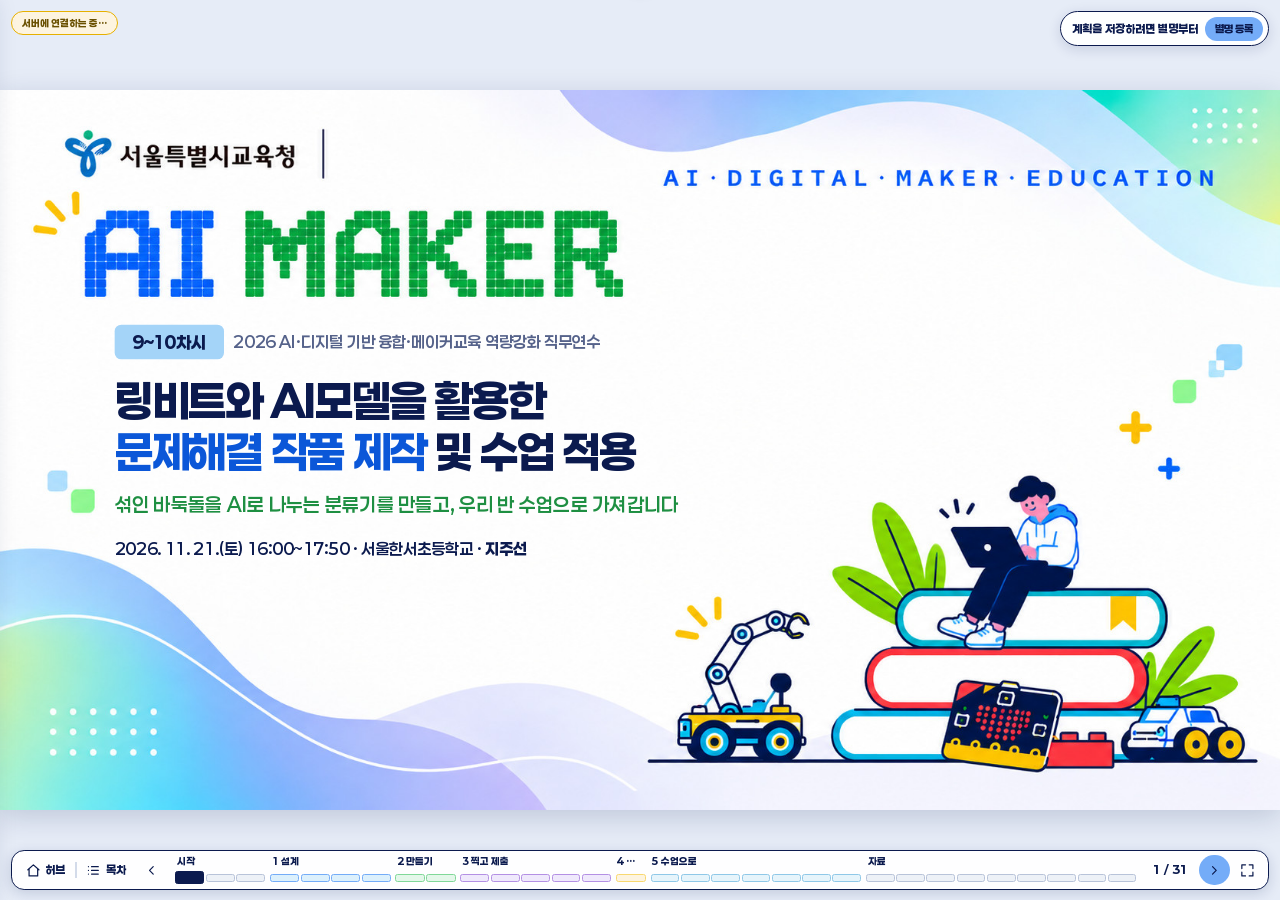
<file: deck-9-10.html>
<!doctype html>
<html lang="ko">
<head>
<meta charset="utf-8">
<meta name="viewport" content="width=device-width, initial-scale=1">
<title>9~10차시 · 피지컬 AI 작품 제작과 수업 적용</title>
<link rel="icon" href="data:image/svg+xml,%3Csvg xmlns=%27http://www.w3.org/2000/svg%27 viewBox=%270 0 32 32%27%3E%3Crect width=%2732%27 height=%2732%27 rx=%278%27 fill=%27%230B57D8%27/%3E%3Ctext x=%2716%27 y=%2722%27 font-size=%2715%27 font-weight=%27800%27 text-anchor=%27middle%27 fill=%27white%27 font-family=%27sans-serif%27%3EAI%3C/text%3E%3C/svg%3E">
<link rel="preload" href="assets/fonts/Paperlogy-8ExtraBold.woff2" as="font" type="font/woff2" crossorigin>
<link rel="stylesheet" href="assets/css/tokens.css?v=50bb499789">
<link rel="stylesheet" href="assets/css/components.css?v=50bb499789">
<link rel="stylesheet" href="assets/css/deck.css?v=50bb499789">
<link rel="stylesheet" href="assets/css/ui.css?v=50bb499789">
<link rel="stylesheet" href="assets/css/fable.css?v=50bb499789">
<link rel="stylesheet" href="assets/css/part6.css?v=50bb499789">
<link rel="stylesheet" href="assets/css/workshop.css?v=50bb499789">
<link rel="stylesheet" href="assets/css/deck-refine.css?v=50bb499789">
<link rel="stylesheet" href="assets/css/idea-bridge.css?v=50bb499789">
</head>
<body class="deck-page deck-fable deck-refined">

<div class="deck-viewport" id="viewport">
<main class="deck-stage" id="stage">

<!-- =====================================================
     슬라이드 추가 방법
     <section class="slide slide--body" id="고유이름" data-section="목차 묶음" data-title="목차에 보일 제목"> ... </section>
     배경: slide--cover(표지) / slide--body(본문) / slide--pixel(섹션 구분) / slide--pastel(발표회)
     ===================================================== -->

<!-- ============ 시작 (16:00) ============ -->

<section class="slide slide--cover" id="s-cover" data-section="시작" data-title="표지" data-no-footer="">
  <div class="cover">
    <div class="cover__session">
      <span class="tag tag--solid c-blue" style="height:52px;font-size:26px;padding:0 26px">9~10차시</span>
      <span class="cover__course" data-widget="cfg" data-key="course"></span>
    </div>
    <h1 class="cover__title">링비트와 AI모델을 활용한<br><em>문제해결 작품 제작</em> 및 수업 적용</h1>
    <p class="cover__tagline" data-widget="cfg" data-key="tagline"></p>
    <p class="cover__meta"><span data-widget="cfg" data-key="date"></span> · <span data-widget="cfg" data-key="place"></span> · <b data-widget="cfg" data-key="instructor"></b></p>
  </div>
</section>

<section class="slide slide--body" id="s-flow" data-section="시작" data-title="오늘의 과제와 흐름">
  <div class="slide__head">
    <div class="slide__kicker">16:00 ~ 17:50 · 110분</div>
    <h2 class="slide__title">오늘의 과제</h2>
  </div>
  <div class="slide__body">
    <div class="fb-mission">
      <span class="circle c-yellow"><svg class="i"><use href="#i-target"></use></svg></span>
      <div><div class="fb-mission__k">공통과제</div><div class="fb-mission__v">섞인 바둑돌을 AI가 보고,&nbsp;<b>검은돌은 검은돌끼리, 흰돌은 흰돌끼리</b>&nbsp;나눕니다.</div></div>
    </div>
    <div class="fb-crit">
      <div class="fb-crit__c c-blue"><span class="circle">1</span><span><b>돌만 올리면, 손 대지 않고 분류</b><span>AI 모델 하나 · 서보 2개 · 골판지와 테이프</span></span></div>
      <div class="fb-crit__c c-green"><span class="circle">2</span><span><b>될 때까지 올려 보고 고치기</b><span>만들면서 몇 번이고 시험합니다</span></span></div>
      <div class="fb-crit__c c-purple"><span class="circle">3</span><span><b>30초 영상으로 발표하기</b><span>검은돌·흰돌이 각각 제자리로 가는 모습</span></span></div>
    </div>
    <div class="tl-wrap fb-flow">
      <div class="timeline">
        <div style="flex:5;background:var(--sky)">도입</div>
        <div style="flex:10;background:var(--blue-mid)">설계</div>
        <div style="flex:35;background:var(--green-mid)">만들기</div>
        <div style="flex:10" class="tl-break">쉬는 시간</div>
        <div style="flex:12;background:var(--green-mid)">만들기</div>
        <div style="flex:10;background:var(--purple-mid)">찍고 제출</div>
        <div style="flex:18;background:var(--yellow-mid)">작품 발표회</div>
        <div style="flex:10;background:var(--sky)">수업으로</div>
      </div>
      <div class="now-marker" data-widget="now-marker"></div>
      <div class="timeline-labels">
        <span style="flex:5">16:00</span><span style="flex:10">16:05</span><span style="flex:35">16:15</span><span style="flex:10">16:50</span><span style="flex:12">17:00</span><span style="flex:10">17:12</span><span style="flex:18">17:22</span><span style="flex:10">17:40 ~ 17:50</span>
      </div>
    </div>
    <div class="callout callout--sky c-row" style="margin-top:34px;padding:16px 28px">
      <img class="icon-badge icon-badge--sm" src="assets/img/icons/microbit.png" alt="">
      <div><div class="kk" style="color:var(--navy)">7~8차시에서 가져올 것</div>
        <div class="row" style="gap:12px;margin-top:8px;flex-wrap:wrap"><span class="tag">마이크로비트·링비트·서보 모터</span><span class="tag c-yellow">아이디어 카드 한 장</span><span class="tag c-green">AI와 연결되는 예제 코드</span></div></div>
    </div>
  </div>
</section>

<section class="slide slide--body" id="s-howto" data-section="시작" data-title="이 교안 쓰는 법">
  <div class="slide__head">
    <div class="slide__kicker">내 노트북에서</div>
    <h2 class="slide__title">이 교안에서 바로 등록하고 제출합니다</h2>
  </div>
  <div class="slide__body">
    <div class="window">
      <div class="window__bar">이 교안 주소</div>
      <div class="window__body" style="display:flex;align-items:center;gap:26px;padding:22px 30px">
        <img class="icon-badge icon-badge--sm" src="assets/img/icons/laptop.png" alt="">
        <div class="t-xl" style="font-size:44px;word-break:break-all" data-widget="share-url"></div>
      </div>
    </div>
    <div class="steps mt-l">
      <div class="step c-blue"><span class="step__num">1</span><div class="step__title">주소 열기</div><div class="step__text">내 노트북 크롬에서</div></div>
      <div class="step c-green"><span class="step__num">2</span><div class="step__title">별명 등록</div><div class="step__text">오른쪽 위 버튼 · 비밀번호 4자리</div></div>
      <div class="step c-purple"><span class="step__num">3</span><div class="step__title">설계 정리하기</div><div class="step__text">받는 값마다 서보가 할 일</div></div>
      <div class="step c-yellow"><span class="step__num">4</span><div class="step__title">제출하기</div><div class="step__text">영상 주소, 코드 주소, 짧은 설명</div></div>
    </div>
    <div class="row mt-l" style="align-items:center;gap:30px">
      <button class="btn" data-act="identify"><svg class="i"><use href="#i-user"></use></svg> 지금 별명 등록하기</button>
      <div class="callout callout--sky t-sm" style="flex:1;padding:14px 26px;font-size:23px;font-weight:500"><span class="kbd">←</span> <span class="kbd">→</span> 키나 오른쪽 아래 버튼으로 넘기고, <b class="t-strong">목차</b>는 누르면 원하는 쪽으로 바로 이동합니다.</div>
    </div>
  </div>
</section>

<!-- ============ 1. 설계 (16:05 ~ 16:15) ============ -->

<section class="slide slide--pixel" id="s-part1" data-section="1. 설계" data-title="PART 1 · 설계하기">
  <div class="divider">
    <span class="divider__part">PART 1</span>
    <h2 class="divider__title">설계하기</h2>
    <p class="divider__text">어떤 AI로 알아보고, 받는 값마다 서보가 할 일을 정해<br>코딩 전에 저장합니다.</p>
    <div class="divider__time"><svg class="i"><use href="#i-clock"></use></svg> 16:05 ~ 16:15</div>
  </div>
</section>

<section class="slide slide--body" id="s-mission" data-section="1. 설계" data-title="공통과제 · 바둑돌 나누기">
  <div class="slide__head">
    <div class="slide__kicker">7~8차시에 쓴 아이디어 문장, 이제 실제로 만듭니다</div>
    <h2 class="slide__title">섞인 바둑돌을 손 대지 않고 나누기</h2>
  </div>
  <div class="slide__body sentence-mission">
    <div class="frame sentence-frame sentence-frame--example">
      <div class="sentence-frame__label">공통 문제 <span>강사가 제시한 부분</span></div>
      <div class="sentence-problem"><span class="blank c-purple">바둑돌을 정리하는 상황</span>에서 <span class="blank c-yellow">정리하는 사람</span>이<br><strong class="sentence-need">섞인 검은돌과 흰돌을 일일이 골라야 하는 불편</strong>을 줄이기 위해,</div>
      <div class="sentence-solution">
        <div class="sentence-frame__label">나의 해결 방법 <span>각자 설계할 부분</span></div>
        AI가 <span class="blank c-blue">○</span>을 인식하면 서보모터가 <span class="blank c-green">○○</span>하도록 만든다.
      </div>
    </div>
    <div class="mission-bottom">
      <div class="mission-design"><span class="tag tag--solid c-blue">각자 정할 부분</span><p><b>어떤 AI로 무엇을 인식할지,</b><br><b>서보모터를 어떻게 활용할지</b>&nbsp;구상합니다.</p></div>
      <div class="note mission-rule"><div class="kk">함께 지킬 조건</div><p>돌을 올리는 것은 사람(강사)이 하나씩 올리는 것으로 하겠습니다.<br>성공 조건은 그 이후&nbsp;<b>손을 대지 않고</b> 검은돌과 흰돌을 나누는 것입니다.</p></div>
    </div>
  </div>
</section>

<section class="slide slide--body" id="s-mycard" data-section="1. 설계" data-title="설계 정리하기">
  <div class="slide__head">
    <div class="slide__kicker">블록 코딩 전에 · 받는 값마다 서보가 할 일을 한 줄씩</div>
    <h2 class="slide__title">설계 정리하기</h2>
  </div>
  <div class="slide__body slide__body--tall">
    <div data-widget="my-card"></div>
  </div>
</section>

<section class="slide slide--body" id="s-cardboard" data-section="1. 설계" data-title="모두의 계획">
  <div class="slide__head">
    <div class="slide__kicker">실시간 · 누르면 크게</div>
    <h2 class="slide__title">모두의 계획</h2>
  </div>
  <div class="slide__body slide__body--tall" style="bottom:150px">
    <div data-widget="card-board" class="fill"></div>
  </div>
</section>

<!-- ============ 2. 만들기 (16:15 ~ 17:12 · 쉬는 시간 포함) ============ -->

<section class="slide slide--pixel" id="s-part2" data-section="2. 만들기" data-title="PART 2 · 만들기">
  <div class="divider">
    <span class="divider__part">PART 2</span>
    <h2 class="divider__title">만들기</h2>
    <p class="divider__text">정한 대로 만들고, 돌을 올려 보며 될 때까지 고칩니다.<br>막히면 도움 받을 수 있는 자료를 모아두었습니다.</p>
    <div class="divider__time"><svg class="i"><use href="#i-clock"></use></svg> 16:15 ~ 17:12 · 쉬는 시간 포함</div>
  </div>
</section>





<section class="slide slide--body" id="s-make" data-section="2. 만들기" data-title="만들기 · 필요한 자료 모음">
  <div class="slide__head"><div class="slide__kicker">필요한 자료를 눌러 확인하세요</div><h2 class="slide__title">만들기 · 필요한 자료 모음</h2></div>
  <div class="slide__body making-workspace">
    <div class="mw-status">
      <div class="mw-reminder"><b>움직임 먼저, 골판지는 나중에</b><p class="mw-power">코드 전송할 때는 링비트 전원 <strong class="pw pw--off">OFF</strong><br>연결을 해제하고 작동할 때 <strong class="pw pw--on">ON</strong></p></div>
    </div>
    <div class="mw-cards">
      <button class="mw-card c-blue" type="button" data-resource-open="s-code"><span class="mw-card-icon"><svg class="i"><use href="#i-cpu"></use></svg></span><b>예제 코드 찾기</b><span class="mw-card-desc">웹앱에서 내 모델의 기본 예제 찾기</span><span class="mw-card-go">열어 보기<svg class="i"><use href="#i-right"></use></svg></span></button>
      <button class="mw-card c-green" type="button" data-resource-open="s-wire"><span class="mw-card-icon"><svg class="i"><use href="#i-gear"></use></svg></span><b>서보 선 연결·조립하기</b><span class="mw-card-desc">선 색깔·P0/P1·서보혼 끼우는 순서</span><span class="mw-card-go">열어 보기<svg class="i"><use href="#i-right"></use></svg></span></button>
      <button class="mw-card c-purple" type="button" data-resource-open="s-servo"><span class="mw-card-icon"><svg class="i"><use href="#i-move"></use></svg></span><b>움직임 미리 돌려 보기</b><span class="mw-card-desc">각도·동작 순서·대기 시간을 화면에서 시험</span><span class="mw-card-go">열어 보기<svg class="i"><use href="#i-right"></use></svg></span></button>
      <button class="mw-card c-sky" type="button" data-resource-open="s-servo-basic"><span class="mw-card-icon"><svg class="i"><use href="#i-gear"></use></svg></span><b>180°·360°가 헷갈릴 때</b><span class="mw-card-desc">각도로 멈추는 서보와 계속 도는 서보</span><span class="mw-card-go">열어 보기<svg class="i"><use href="#i-right"></use></svg></span></button>
      <button class="mw-card c-yellow" type="button" data-resource-open="s-check5"><span class="mw-card-icon"><svg class="i"><use href="#i-check"></use></svg></span><b>연결이 안 될 때</b><span class="mw-card-desc">예제 코드·장치 이름·ID·전원 점검</span><span class="mw-card-go">열어 보기<svg class="i"><use href="#i-right"></use></svg></span></button>
      <button class="mw-card c-green" type="button" data-resource-open="s-fix"><span class="mw-card-icon"><svg class="i"><use href="#i-gear"></use></svg></span><b>인식·움직임이 이상할 때</b><span class="mw-card-desc">오인식·서보 무반응·작품 걸림 해결</span><span class="mw-card-go">열어 보기<svg class="i"><use href="#i-right"></use></svg></span></button>
    </div>
    <div class="mw-apps"><b>AI 웹앱 열기</b><a class="btn btn--sm" href="https://boundary-x.github.io/ai_handpose_recognition/" target="_blank" rel="noopener">핸드포즈 ↗</a><a class="btn btn--sm btn--green" href="https://boundary-x.github.io/ai_teachable_machine_KNN/" target="_blank" rel="noopener">이미지분류 ↗</a><a class="btn btn--sm btn--purple" href="https://boundary-x.github.io/voice_recogntion_ondevice/" target="_blank" rel="noopener">음성인식 ↗</a><a class="btn btn--sm btn--yellow" href="https://boundary-x.github.io/ai_handpose_rc_controller/" target="_blank" rel="noopener">모션인식 ↗</a><div class="mw-bt" data-widget="bt-name" data-variant="badge"></div><span>카드를 누르면 자료가 팝업으로 열립니다</span></div>
  </div>
</section>



<!-- ============ 3. 찍고 제출하기 (17:12 ~ 17:22) ============ -->

<section class="slide slide--pixel" id="s-part4" data-section="3. 찍고 제출" data-title="PART 3 · 찍고 제출하기">
  <div class="divider">
    <span class="divider__part">PART 3</span>
    <h2 class="divider__title">결과 제출하기</h2>
    <p class="divider__text">30초 영상, MakeCode 주소, 두세 문장 설명을 기록해주세요.</p>
    <div class="divider__time"><svg class="i"><use href="#i-clock"></use></svg> 17:12 ~ 17:22</div>
  </div>
</section>

<section class="slide slide--body" id="s-video" data-section="3. 찍고 제출" data-title="30초 시연 영상 찍기">
  <div class="slide__head">
    <div class="slide__kicker">작동 영상 · 눌러서 하나씩 체크</div>
    <h2 class="slide__title">제출용 동영상 찍기</h2>
  </div>
  <div class="slide__body slide__body--tall" style="display:grid;grid-template-columns:0.82fr 1.18fr;gap:40px">
    <ul class="checklist fill-rows cc-list" data-widget="tick-list" data-tick="video">
      <li><span class="box"></span><span class="bar"><b>가로로</b>&nbsp;찍어주세요.</span></li>
      <li><span class="box"></span><span class="bar">모니터 화면과 작품이&nbsp;<b>함께</b>&nbsp;나오게</span></li>
      <li><span class="box"></span><span class="bar">검은돌 → 검은돌 쪽, 흰돌 → 흰돌 쪽</span></li>
      <li><span class="box"></span><span class="bar"><b>30초</b>&nbsp;이내의 길이</span></li>
      <li><span class="box"></span><span class="bar">얼굴·목소리 없이&nbsp;<b>손과 작품만</b></span></li>
    </ul>
    <div class="col" style="gap:22px">
      <div class="card c-green card--soft up-card">
        <div class="up-card__h"><div class="t-lg" style="font-size:27px">구글 드라이브 · 강사 폴더</div><a class="btn btn--sm" data-drive-link="" target="_blank" rel="noopener" href="https://drive.google.com/drive/folders/1NhHnVNdrR8g_KZvnkLBVkenE6UbFVPl1?usp=sharing">폴더 열기 <svg class="i"><use href="#i-external"></use></svg></a></div>
        <ol class="up-steps">
          <li>폴더에 <b>영상 올리기</b> <span class="t-muted">(파일 이름은 별명으로)</span></li>
          <li>올린 영상 오른쪽 클릭 → 공유 → <b>링크 복사</b></li>
        </ol>
      </div>
      <div class="card c-purple card--soft up-card up-card--yt">
        <div class="t-lg" style="font-size:27px">유튜브</div>
        <div class="up-shots">
          <div class="up-shot">
            <div class="up-shot__img" data-zoom-shot="" data-zoom-title="유튜브 ① 동영상 업로드"><img src="assets/img/910/youtube-upload.png" width="454" height="292" alt="유튜브 오른쪽 위 + 만들기를 누르면 나오는 메뉴의 동영상 업로드"><span class="zoom-chip ui"><svg class="i" aria-hidden="true"><use href="#i-expand"></use></svg> 크게 보기</span></div>
            <div class="up-shot__cap">① 오른쪽 위 <b>+ 만들기 → 동영상 업로드</b></div>
          </div>
          <div class="up-shot">
            <div class="up-shot__img" data-zoom-shot="" data-zoom-title="유튜브 ② 공개 상태"><img src="assets/img/910/youtube-visibility.png" width="900" height="552" alt="공개 상태에서 일부 공개 또는 공개를 고르는 화면. 일부 공개는 링크가 있으면 누구든 볼 수 있음"><span class="zoom-chip ui"><svg class="i" aria-hidden="true"><use href="#i-expand"></use></svg> 크게 보기</span></div>
            <div class="up-shot__cap">② 공개 상태는 <b class="mark">일부 공개</b> 또는 공개 <span class="t-muted">(비공개면 링크로 못 봐요)</span></div>
          </div>
        </div>
        <div class="up-shot__cap up-step3">③ 공유 → <b>링크 복사</b></div>
      </div>
    </div>
    <div style="grid-column:1 / -1;margin-top:10px">
      <div class="t-lg" style="font-size:27px;margin-bottom:14px">30초는 이렇게 나눠 보세요</div>
      <div class="timeline" style="height:76px">
        <div style="flex:5;background:var(--sky)">작품 보여 주기</div>
        <div style="flex:10;background:var(--blue-mid)">검은돌 올리기 → 검은돌 쪽</div>
        <div style="flex:10;background:var(--green-mid)">흰돌 올리기 → 흰돌 쪽</div>
        <div style="flex:5;background:var(--yellow-mid)">섞어서 한 번 더</div>
      </div>
      <div class="timeline-labels"><span style="flex:5">0초</span><span style="flex:10">5초</span><span style="flex:10">15초</span><span style="flex:5">25 ~ 30초</span></div>
    </div>
  </div>
</section>

<section class="slide slide--body" id="s-makecode" data-section="3. 찍고 제출" data-title="MakeCode 공유 주소 만들기">
  <div class="slide__head">
    <div class="slide__kicker">코드 공유 · 순서대로 따라 하세요</div>
    <h2 class="slide__title">MakeCode 공유 주소 만들기</h2>
  </div>
  <div class="slide__body fb-share" style="top:250px;bottom:128px">
    <ol class="fb-share__steps">
      <li class="c-blue">
        <span class="fb-share__n">1</span>
        <div class="fb-share__txt"><b>공유 버튼 누르기</b><span>MakeCode 화면 오른쪽 위, 점 세 개가 이어진 아이콘</span></div>
        <button type="button" class="fb-ref" data-zoom="" data-zoom-w="964" data-zoom-title="1. 공유 버튼 누르기 · MakeCode 화면 오른쪽 위">
          <span class="fb-ref__pic"><img src="assets/img/910/makecode-share-btn.png" width="482" height="100" alt="MakeCode 오른쪽 위 아이콘 네 개(홈, 공유, 도움말, 설정) 가운데 두 번째인 공유 버튼"><span class="mk-fix" style="left:22.4%;top:-6%;width:29.8%;height:112%"></span></span>
          <span class="fb-ref__cap">참고 화면 · 누르면 크게 <svg class="i"><use href="#i-expand"></use></svg></span>
        </button>
      </li>
      <li class="c-green">
        <span class="fb-share__n">2</span>
        <div class="fb-share__txt"><b>프로젝트 이름 정하기</b><span>창이 뜨면 이름 칸에 내 작품 이름을 적어요</span></div>
      </li>
      <li class="c-purple">
        <span class="fb-share__n">3</span>
        <div class="fb-share__txt"><b>보라색 「복사」 누르기</b><span>주소가 나오면 주소 오른쪽 버튼으로 복사해요</span></div>
        <button type="button" class="fb-ref" data-zoom="" data-zoom-w="1400" data-zoom-title="3. 보라색 「복사」 누르기 · 공유하기 창">
          <span class="fb-ref__pic"><img src="assets/img/910/makecode-share-dialog.png" width="1906" height="556" alt="공유하기 창. Project Link 칸에 https://makecode.microbit.org/_RejP6PasMFka 주소가 있고, 오른쪽에 보라색 복사 버튼이 있음"><span class="fb-ref__ok" style="left:28.96%;top:40.47%;width:51.63%;height:17.09%"></span><span class="mk-fix" style="left:79.6%;top:36.5%;width:18.8%;height:25%"></span></span>
          <span class="fb-ref__cap">참고 화면 · 누르면 크게 <svg class="i"><use href="#i-expand"></use></svg></span>
        </button>
      </li>
      <li class="c-yellow">
        <span class="fb-share__n">4</span>
        <div class="fb-share__txt"><b>확인하고 붙여넣기</b><span><code class="fb-share__url">makecode.microbit.org/<mark>_aBcD1234eFgH</mark></code>처럼 나오면 성공.<br>다음 쪽 「내 결과물 제출」의 MakeCode 칸에 붙여넣어요.</span></div>
      </li>
    </ol>
    <div class="fb-share__warn">
      <img class="icon-badge icon-badge--sm" src="assets/img/icons/laptop.png" alt="">
      <div>장치 이름 확인 코드 말고 <b class="t-blue">오늘 만든 작품 코드</b>의 주소인지 다시 확인하세요.<small>S12345-12345-12345-12345처럼 숫자로 된 주소도 됩니다. 공유한 코드는 누구나 볼 수 있게 됩니다.</small></div>
    </div>
  </div>
</section>

<section class="slide slide--body" id="s-submit" data-section="3. 찍고 제출" data-title="내 결과물 제출">
  <div class="slide__head">
    <div class="slide__kicker">제출</div>
    <h2 class="slide__title">내 결과물 제출</h2>
  </div>
  <div class="slide__body" style="display:grid;grid-template-columns:520px 1fr;gap:40px">
    <div class="stretch-col" style="gap:18px">
      <div class="note grow" style="display:flex;flex-direction:column;padding:20px 26px">
        <div class="t-lg" style="font-size:26px">체크리스트</div>
        <ul class="checklist fill-rows mt-s cc-list sr-list" data-widget="submit-ready" style="gap:10px;flex:1;height:auto">
          <li data-need="title"><span class="box"></span><span class="bar">작품 제목</span></li>
          <li data-need="desc"><span class="box"></span><span class="bar">설명 2~3문장</span></li>
          <li data-need="mc"><span class="box"></span><span class="bar">MakeCode 공유 주소</span></li>
          <li data-need="video"><span class="box"></span><span class="bar">동영상 주소</span></li>
        </ul>
      </div>
    </div>
    <div data-widget="my-submission"></div>
  </div>
</section>

<section class="slide slide--body" id="s-subboard" data-section="3. 찍고 제출" data-title="제출 현황">
  <div class="slide__head">
    <div class="slide__kicker">실시간</div>
    <h2 class="slide__title">제출 현황</h2>
  </div>
  <div class="slide__body" style="top:250px">
    <div data-widget="submit-board"></div>
  </div>
</section>

<!-- ============ 4. 작품 발표회 (17:22 ~ 17:40 · 제출물로 자동 생성) ============ -->

<div data-generate="showcase" style="display:contents"></div>

<!-- ============ 5. 수업으로 (17:40 ~ 17:50) ============ -->

<section class="slide slide--pixel" id="s-part6" data-section="5. 수업으로" data-title="PART 5 · 학교 수업으로">
  <div class="divider"><span class="divider__part">PART 5</span><h2 class="divider__title">학교 수업으로</h2>
    <p class="divider__text">피지컬 AI 메이킹의 교육적 가치와<br>기초 학습에서 프로젝트로 이어지는 지도 방향</p>
    <div class="divider__time"><svg class="i"><use href="#i-clock"></use></svg> 17:40 ~ 17:50</div>
  </div>
</section>

<section class="slide slide--body teacher-slide" id="s-levels" data-section="5. 수업으로" data-title="메이커 활동에서 피지컬 AI의 역할">
  <div class="slide__head"><div class="slide__kicker">7~10차시 활동에서 사용한 개념 정리</div><h2 class="slide__title">메이커 활동에서 피지컬 AI의 역할</h2></div>
  <div class="slide__body concept-roles">
    <div class="cr-making">
      <div class="cr-making-head"><div><span class="cr-label">활동의 큰 틀</span><h3>메이커 활동</h3></div><p>아이디어를 실제로 만들고,<br>작동을 확인하며 고치는 활동</p></div>
      <div class="cr-tool">
        <div><span class="cr-label">이번에 활용한 제작 도구</span><h4>피지컬 AI</h4></div>
        <div class="cr-tool-detail"><div class="cr-connection"><b>AI 모델의 인식 결과</b><svg class="i"><use href="#i-right"></use></svg><b>서보모터의 움직임</b></div><p>AI가 알아본 결과를 <b>블록 코딩</b>으로 작품의 움직임에 연결하며<br><b>컴퓨팅 사고력</b>도 함께 기릅니다.</p></div>
      </div>
    </div>
    <div class="cr-context"><span class="cr-label">활동의 주제와 진행 방식을 설명하며 함께 언급한 개념</span>
      <div><b>발명</b><p>생활 속 불편을 해결할 기능이나 구조를 구상하는 방향</p></div>
      <div><b>디자인 씽킹</b><p>사용자의 상황을 살피고, 만들어 시험·개선하는 데 참고한 접근</p></div>
    </div>
  </div>
</section>

<section class="slide slide--body teacher-slide" id="s-skeleton" data-section="5. 수업으로" data-title="피지컬 AI 메이킹으로 기를 수 있는 역량">
  <div class="slide__head"><div class="slide__kicker">교육적 가치</div><h2 class="slide__title">피지컬 AI 메이킹으로 기를 수 있는 역량</h2></div>
  <div class="slide__body">
    <div class="tp-competencies">
      <div class="tp-competency"><div><small>총론 핵심역량</small><h3>창의적 사고 역량</h3></div><p>문제와 표현 의도에 맞게 <b>AI·코드·재료를 연결</b>하여 해결안을 구상하고 개선</p></div>
      <div class="tp-competency"><div><small>관련 학습 요소</small><h3>컴퓨팅 사고력</h3></div><p>인식–판단–동작을 나누어 설계하고, <b>조건·반복을 적용하며 오류 수정</b></p></div>
      <div class="tp-competency"><div><small>기초소양·관련 학습 요소</small><h3>디지털 소양·AI 이해</h3></div><p>데이터와 인식 결과의 관계를 살펴보고, <b>모델의 기능과 한계를 탐색</b></p></div>
      <div class="tp-competency"><div><small>총론 핵심역량</small><h3>협력적 소통 역량</h3></div><p>설계 의도를 설명하고, <b>동료의 의견을 검토하여 작품에 반영</b></p></div>
      <div class="tp-competency"><div><small>총론 핵심역량</small><h3>자기관리 역량</h3></div><p>제작 목표와 시간을 조절하고, <b>시행착오를 점검하며 다음 시도를 계획</b></p></div>
    </div>
    <div class="tp-message">학생들은 인식 결과와 실제 움직임을 비교하면서, <b>데이터·코드·구조 중 무엇을 바꿀지 판단하고 수정 전후의 차이를 확인할 수 있습니다</b></div>
    <p class="tp-source"><a href="https://www.sen.go.kr/www/eduinfo/edumaterial/curriculum/curriculum_1.jsp" target="_blank" rel="noopener">서울시교육청, 2022 개정 교육과정 안내 ↗</a></p>
  </div>
</section>

<section class="slide slide--body teacher-slide" id="s-starts" data-section="5. 수업으로" data-title="기초 코딩에서 피지컬 AI 프로젝트까지">
  <div class="slide__head"><div class="slide__kicker">학생 지도 흐름과 이번 연수의 중점</div><h2 class="slide__title">기초 코딩에서 피지컬 AI 프로젝트까지</h2></div>
  <div class="slide__body">
    <div class="tp-scope"><div class="tp-scope__focus">이번 연수의 중점 · 서보모터와 AI 모델</div></div>
    <div class="tp-path">
      <article class="c-blue"><span class="tp-step">01</span><h3>블록코딩·<br>마이크로비트 기초</h3><ul><li>MakeCode 실행·전송</li><li>순차·반복·조건</li><li>버튼·LED 등 기본 입출력</li></ul><div class="tp-path-goal">간단한 코드를 읽고<br><b>원하는 동작으로 수정</b></div></article>
      <article class="c-green tp-training"><span class="tp-step">02 <small>서보모터 제어</small></span><h3>센서·구동 장치<br>활용</h3><ul><li>내장 센서의 값 활용</li><li><b>서보모터 연결·각도 제어</b></li><li>입력에 따른 동작 제어</li></ul><div class="tp-path-goal">어떤 입력에 반응할지 정하고<br><b>실제 움직임을 제어</b></div></article>
      <article class="c-purple tp-training"><span class="tp-step">03 <small>AI 모델 활용</small></span><h3>AI 인식 이해·<br>장치 연결</h3><ul><li>모델의 기능과 인식 한계</li><li>직접 학습하는 모델의<br>데이터 수집·시험</li><li>인식 결과와 동작 연결</li></ul><div class="tp-path-goal">인식 결과를 살펴보고<br><b>목적에 맞는 AI 기능 활용</b></div></article>
      <article class="c-yellow"><span class="tp-step">04 <small>이번 연수에서는 맛보기</small></span><h3>메이킹·발명<br>프로젝트</h3><ul><li>문제 또는 표현 의도 설정</li><li>설계·제작·시험·개선</li><li>과정과 결과 공유</li></ul><div class="tp-path-goal">피지컬 AI를 도구로 활용해<br><b>자기 아이디어 구현</b></div></article>
    </div>
    <div class="tp-message tp-training-message"><b>서보모터를 제어하고, AI 모델의 인식 결과를 움직임으로 연결하기</b><span>메이킹 프로젝트는 배운 기능을 작품에 적용해 보는 맛보기로 경험했습니다.</span></div>
    <p class="tp-path-note">학생에게 적용할 때는 기초부터 지도합니다.&nbsp;</p>
    <p class="tp-source">참고 자료:&nbsp;<a href="https://www.microbit.org/teach/lessons/first-lessons-with-makecode-and-the-microbit/" target="_blank" rel="noopener">micro:bit, First lessons with MakeCode ↗</a></p>
  </div>
</section>

<section class="slide slide--body teacher-slide" id="s-lesson-plan" data-section="5. 수업으로" data-title="학교 여건에 맞게 운영하기">
  <div class="slide__head"><div class="slide__kicker">학교에서의 운영</div><h2 class="slide__title">학교 여건에 맞게 운영하기</h2></div>
  <div class="slide__body">
    <div class="tp-operation">
      <article class="c-blue"><h3>실과·교과 연계</h3><div><h4>관련 성취기준 및 교과외 융합한 과제 활동</h4><p>수업에서 필요한 기초 기능을 익히고, 교과 융합 메이커 활동으로 연결합니다.</p></div></article>
      <article class="c-green"><h3>창체 동아리</h3><div><h4>기초 학습에서 프로젝트·개선까지</h4><p>연속적인 지도를 통해 기초 학습부터 프로젝트 학습까지 지도가 가능합니다.</p></div></article>
      <article class="c-purple"><h3>영재학급</h3><div><h4>사전 경험에 따라 탐구와 설계 확장</h4><p>모델을 비교하고 데이터를 탐구하며, 설계 조건을 바꾸어 도전합니다.</p></div></article>
    </div>
    <div class="tp-operation-recommend"><b>꾸준한 제작·지도를 위해</b><p>연속적인 활동 시간을 확보할 수 있는 <strong>동아리·영재학급</strong> 운영을 권합니다.</p></div>
    <p class="tp-source"></p>
  </div>
</section>

<section class="slide slide--body teacher-slide" id="s-kits" data-section="5. 수업으로" data-title="정해진 키트로 수업하기">
  <div class="slide__head"><div class="slide__kicker">이미 나와 있는 키트</div><h2 class="slide__title">정해진 키트를 만드는 수업도 좋습니다</h2></div>
  <div class="slide__body kits">
    <div class="kits__head">
      <h3>피지컬 AI도 정해진 키트가 많습니다</h3>
      <p>만들 것이 정해져 있어, 수업에 <b>그대로 쓰거나 참고</b>할 수 있습니다.</p>
    </div>
    <div class="kits__grid">
        <figure><img src="assets/img/78/kit-ponybot.jpg" width="240" height="240" alt="AI 포니봇"><figcaption><b>AI 포니봇</b><span>스마트폰 카메라 AI가 <span class="nw">표지판·사람을</span> 알아보면, 블루투스로 받아 바퀴 4개로 어느 방향이든 달립니다</span></figcaption></figure>
        <figure><img src="assets/img/78/kit-bitrun.jpg" width="240" height="240" alt="비트런"><figcaption><b>비트런</b><span>서보모터 2개가 캠 모양 발을 돌려 걷고, 라인 센서로 바닥의 선을 따라갑니다</span></figcaption></figure>
        <figure><img src="assets/img/78/kit-maqueen.jpg" width="240" height="240" alt="마퀸"><figcaption><b>마퀸</b><span>적외선 센서 2개로 바닥의 검은 선을 읽고, 바퀴 모터 2개로 따라갑니다</span></figcaption></figure>
        <figure><img src="assets/img/78/kit-robodog.jpg" width="240" height="240" alt="로보독 빅아이"><figcaption><b>로보독 빅아이</b><span>내장 AI 카메라가 <span class="nw">얼굴·색·QR을</span> 알아보고, 서보모터 8개로 네 다리를 움직여 걷습니다</span></figcaption></figure>
        <figure><img src="assets/img/78/kit-bitstick.jpg" width="240" height="240" alt="비트스틱"><figcaption><b>비트스틱</b><span>마술봉에 끼운 마이크로비트가 움직임과&nbsp;버튼을 알아보고, LED 띠와 소리로 반응합니다</span></figcaption></figure>
        <figure><img src="assets/img/78/kit-mycoco.jpg" width="240" height="240" alt="Hello 마이코코"><figcaption><b>Hello 마이코코</b><span>AI 카메라(Ai코코캠)가 <span class="nw">숫자·태그</span> 등을 알아보면, 마이크로비트가 결과를 받아 반응합니다</span></figcaption></figure>
    </div>
    <p class="tp-source">사진·설명: 바운더리엑스 · DFRobot · 코코아팹 제품 소개</p>
  </div>
</section>

<section class="slide slide--pastel" id="s-end" data-section="5. 수업으로" data-title="마무리 · 수업 준비 자료">
  <div class="show-cover" style="top:250px"><span class="divider__part">기초에서 시작해, 학생의 프로젝트로</span><h2 class="show-cover__title">아이디어를 구현하는 도구, 피지컬 AI</h2>
    <p class="show-cover__text">기초 기능을 익히고, 작은 제작을 경험하며,<br>스스로 설계하고 개선하는 프로젝트로 이어 갑니다.</p>
    <div class="teach-end-links"><button class="btn btn--yellow" type="button" data-goto="s-starts">단계별 지도 다시 보기</button><button class="btn" type="button" data-goto="s-res">수업 준비 자료 열기</button></div>
  </div>
</section>

<!-- ============ 자료 (마무리 뒤 · 필요할 때 보는 쪽) ============ -->

<section class="slide slide--body" id="s-res" data-section="자료" data-title="수업 준비 자료">
  <div class="slide__head">
    <div class="slide__kicker">연수 뒤에 천천히 · 누르면 그 쪽으로 갑니다</div>
    <h2 class="slide__title">수업 준비 자료</h2>
  </div>
  <div class="slide__body resources-layout">
    <div class="res-grid">
      <div class="res-group res-group--practice">
        <h3>움직임 직접 익히기</h3>
        <button type="button" class="res-tile c-blue" data-goto="s-servo"><span class="circle"><svg class="i"><use href="#i-gear"></use></svg></span><span class="res-tile__t">180° 서보 · 각도</span><span class="res-tile__d">값을 바꾸며 원하는 각도로 움직여 보기</span><svg class="i res-next" aria-hidden="true"><use href="#i-right"></use></svg></button>
        <button type="button" class="res-tile c-purple" data-goto="s-servo360"><span class="circle"><svg class="i"><use href="#i-gear"></use></svg></span><span class="res-tile__t">360° 서보 · 속도와 방향</span><span class="res-tile__d">회전 방향과 빠르기, 멈추는 값 찾기</span><svg class="i res-next" aria-hidden="true"><use href="#i-right"></use></svg></button>
      </div>
      <div class="res-group res-group--teaching">
        <h3>수업 준비에 활용하기</h3>
        <button type="button" class="res-tile c-purple" data-goto="s-teachvibe"><span class="circle"><svg class="i"><use href="#i-chat"></use></svg></span><span class="res-tile__t">바이브코딩으로 수업 화면 만들기</span><span class="res-tile__d">이 교안의 화면과 생성형 AI 요청문</span><svg class="i res-next" aria-hidden="true"><use href="#i-right"></use></svg></button>
        <button type="button" class="res-tile c-yellow" data-goto="s-buy"><span class="circle"><svg class="i"><use href="#i-box"></use></svg></span><span class="res-tile__t">재료와 구매처</span><span class="res-tile__d">오늘 쓴 재료 한 세트와 구입할 곳</span><svg class="i res-next" aria-hidden="true"><use href="#i-right"></use></svg></button>
        <button type="button" class="res-tile c-green" data-goto="s-show"><span class="circle"><svg class="i"><use href="#i-play"></use></svg></span><span class="res-tile__t">오늘 만든 작품 다시 보기</span><span class="res-tile__d">발표 작품에서 수업 아이디어 찾기</span><svg class="i res-next" aria-hidden="true"><use href="#i-right"></use></svg></button>
      </div>
    </div>
    <div class="res-return"><svg class="i"><use href="#i-left"></use></svg><b>자료를 보고 돌아오려면</b><span>화면 아래 「‘수업 준비 자료’ 쪽으로 돌아가기」를 누르세요.</span></div>
  </div>
</section>

<!-- 제작 중 카드로 열어 보는 참고 자료 -->
<section class="slide slide--body" id="s-code" data-section="자료" data-title="모델별 예제 코드">
  <div class="slide__head head--split">
    <div>
      <div class="slide__kicker">제작 참고 · 장치 이름 먼저, 그다음 내 모델 웹앱</div>
      <h2 class="slide__title">나의 모델 코드 확인하기</h2>
    </div>
    <div data-widget="my-model"></div>
  </div>
  <div class="slide__body" style="display:grid;grid-template-columns:1.1fr 1fr;grid-template-rows:auto 1fr;gap:24px 48px;align-items:start">
    <div class="window" style="align-self:stretch">
      <div class="window__bar">순서대로 열기</div>
      <div class="window__body code-links">
        <a class="code-link c-yellow" href="https://makecode.microbit.org/S49771-77509-50114-72682" target="_blank" rel="noopener">
          <span class="circle circle--sm"><svg class="i"><use href="#i-cpu"></use></svg></span>
          <span class="code-link__text"><span class="code-link__name">장치 이름 확인 <span class="code-link__badge">가장 먼저</span></span><span class="code-link__url">makecode.microbit.org/S49771-77509-50114-72682</span></span>
          <span class="code-link__go">코드 열기 <svg class="i"><use href="#i-external"></use></svg></span>
        </a>
        <a class="code-link c-blue" href="https://boundary-x.github.io/ai_handpose_recognition/" target="_blank" rel="noopener" data-model="핸드포즈">
          <span class="circle circle--sm"><svg class="i"><use href="#i-hand"></use></svg></span>
          <span class="code-link__text"><span class="code-link__name">핸드포즈</span><span class="code-link__url">boundary-x.github.io/ai_handpose_recognition</span></span>
          <span class="code-link__go">웹앱 열기 <svg class="i"><use href="#i-external"></use></svg></span>
        </a>
        <a class="code-link c-green" href="https://boundary-x.github.io/ai_teachable_machine_KNN/" target="_blank" rel="noopener" data-model="이미지분류">
          <span class="circle circle--sm"><svg class="i"><use href="#i-image"></use></svg></span>
          <span class="code-link__text"><span class="code-link__name">이미지분류</span><span class="code-link__url">boundary-x.github.io/ai_teachable_machine_KNN</span></span>
          <span class="code-link__go">웹앱 열기 <svg class="i"><use href="#i-external"></use></svg></span>
        </a>
        <a class="code-link c-purple" href="https://boundary-x.github.io/voice_recogntion_ondevice/" target="_blank" rel="noopener" data-model="음성인식">
          <span class="circle circle--sm"><svg class="i"><use href="#i-megaphone"></use></svg></span>
          <span class="code-link__text"><span class="code-link__name">음성인식</span><span class="code-link__url">boundary-x.github.io/voice_recogntion_ondevice</span></span>
          <span class="code-link__go">웹앱 열기 <svg class="i"><use href="#i-external"></use></svg></span>
        </a>
        <a class="code-link c-yellow" href="https://boundary-x.github.io/ai_handpose_rc_controller/" target="_blank" rel="noopener" data-model="모션인식">
          <span class="circle circle--sm"><svg class="i"><use href="#i-move"></use></svg></span>
          <span class="code-link__text"><span class="code-link__name">모션인식</span><span class="code-link__url">boundary-x.github.io/ai_handpose_rc_controller</span></span>
          <span class="code-link__go">웹앱 열기 <svg class="i"><use href="#i-external"></use></svg></span>
        </a>
      </div>
    </div>
    <div class="window" style="align-self:stretch">
      <div class="window__bar">예제 코드는 웹앱 안에 있어요</div>
      <div class="window__body sc-find">
        <ol class="sc-path">
          <li><span class="sc-path__n">1</span><span>웹앱 맨 아래 <b>사용 가이드 및 지원</b></span></li>
          <li><span class="sc-path__n">2</span><span><b>내 기기에 맞는 예제</b></span></li>
          <li><span class="sc-path__n">3</span><span><b>마이크로비트 기본</b> → <b>기본 예제 열기</b></span></li>
        </ol>
        <div class="sc-rule">코드의 조건 글자는 웹앱이 보내는 데이터와 <b>똑같이</b> 적어요. 대소문자까지 같아야 해요.</div>
        <div class="t-sm t-muted model-note" style="font-size:20px" data-model="이미지분류">이미지분류는 8차시에 저장한 모델을 <b>모델 가져오기</b>로 불러옵니다.</div>
      </div>
    </div>
    <div class="row" style="grid-column:1 / -1;align-items:center;gap:28px">
      <img class="icon-badge icon-badge--sm" src="assets/img/icons/microbit.png" alt="">
      <div class="callout" style="flex:1;padding:16px 36px">마이크로비트와 PC로 연결할 때는 링비트 스위치를 <b class="t-blue">끄고</b>, 연결을 해제하고 작동할 때 전원을&nbsp;<b class="t-blue">켜세요.</b></div>
    </div>
  </div>
</section>

<section class="slide slide--body" id="s-servo-basic" data-section="자료" data-title="서보모터, 두 가지만">
  <div class="slide__head">
    <div class="slide__kicker">만들기 전에 · 필요할 때 보는 쪽</div>
    <h2 class="slide__title">서보모터, 두 가지만 알면 됩니다</h2>
  </div>
  <div class="slide__body" style="top:228px">
    <div class="servo2">
      <div class="servo2__card c-blue">
        <div class="servo2__fig"><svg class="servo-ico" viewBox="0 0 205 150" aria-hidden="true"><rect x="40" y="70" width="120" height="66" rx="12" fill="#fff" stroke="#0B1F55" stroke-width="4"></rect><path d="M40 78 A60 60 0 0 1 160 78" fill="none" stroke="#0B57D8" stroke-width="5" stroke-linecap="round" stroke-dasharray="2 9"></path><circle cx="40" cy="78" r="6" fill="#0B57D8"></circle><circle cx="160" cy="78" r="6" fill="#0B57D8"></circle><line x1="100" y1="78" x2="140" y2="38" stroke="#0B1F55" stroke-width="12" stroke-linecap="round"></line><circle cx="100" cy="78" r="14" fill="#F8C000" stroke="#0B1F55" stroke-width="4"></circle><text x="4" y="70" font-size="18" font-weight="800" fill="#0B57D8">0°</text><text x="160" y="56" font-size="18" font-weight="800" fill="#0B57D8">180°</text></svg><button type="button" class="btn btn--sm" data-goto="s-servo">각도 감 잡기 <svg class="i"><use href="#i-right"></use></svg></button></div>
        <div class="servo2__txt"><div class="servo2__name">180° 서보 <span class="tag tag--solid c-blue">오늘 쓰는 것</span></div>
          <ul class="servo2__list"><li>정한 <b>각도</b>로 가서 멈춥니다</li><li>각도는 정할 수 있고, 속도는 못 정합니다</li><li>문·팔·관절에 씁니다</li></ul></div>
      </div>
      <div class="servo2__card c-purple">
        <div class="servo2__fig"><svg class="servo-ico" viewBox="0 0 205 150" aria-hidden="true"><rect x="40" y="70" width="120" height="66" rx="12" fill="#fff" stroke="#0B1F55" stroke-width="4"></rect><path d="M100 28 A50 50 0 1 1 58 52" fill="none" stroke="#6B52C8" stroke-width="5" stroke-linecap="round"></path><path d="M50 40 L58 56 L70 44 Z" fill="#6B52C8"></path><line x1="100" y1="78" x2="140" y2="38" stroke="#0B1F55" stroke-width="12" stroke-linecap="round"></line><circle cx="100" cy="78" r="14" fill="#F8C000" stroke="#0B1F55" stroke-width="4"></circle></svg><button type="button" class="btn btn--sm btn--purple" data-goto="s-servo360">속도·방향 감 잡기 <svg class="i"><use href="#i-right"></use></svg></button></div>
        <div class="servo2__txt"><div class="servo2__name">360° 서보 <small>회전 서보</small></div>
          <ul class="servo2__list"><li>정한 <b>속도와 방향</b>으로 계속 돕니다</li><li>각도로 멈출 수는 없습니다</li><li>바퀴에 씁니다</li></ul></div>
      </div>
    </div>
    <div class="grid-2 mt-m" style="align-items:start">
      <div class="col" style="gap:14px">
        <div class="callout" style="display:flex;align-items:center;gap:20px;padding:16px 26px"><span class="circle c-blue"><svg class="i"><use href="#i-target"></use></svg></span><div class="t-md" style="font-weight:500"><b>로봇 관절에 서보모터를 쓰는 까닭</b><br>일반 모터와 달리 목표 각도로 정확히 가서 멈출 수 있습니다.</div></div>
        <button type="button" class="yt-ref" data-yt="wR0E_qSBJgo" data-yt-title="로봇 관절에 서보를 쓰는 사례">
          <span class="yt-ref__thumb" style="background-image:url(https://i.ytimg.com/vi/wR0E_qSBJgo/hqdefault.jpg)"><span class="yt-ref__play"><svg class="i"><use href="#i-play"></use></svg></span></span>
          <span class="yt-ref__txt"><span class="yt-ref__k">참고 영상 · 로봇 관절에 서보를 쓰는 사례</span><span class="yt-ref__t">AI 시대에 펜을? 멍 때리며 로봇 필기 감상 하실?</span><span class="yt-ref__by">몰랐지식 · YouTube Shorts</span><span class="yt-ref__go"><svg class="i"><use href="#i-expand"></use></svg> 눌러서 크게 보기</span></span>
        </button>
      </div>
      <div class="col" style="gap:20px">
        <div class="spd360 c-purple">
          <div class="spd360__h">360° 서보에 <span class="spd360__blk">서보 값</span>을 보내면 <small>각도가 아니라 방향과 빠르기</small></div>
          <svg class="spd360__svg" viewBox="0 0 600 96" aria-label="서보 값 0은 시계 방향으로 가장 빠르게, 90은 멈춤, 180은 반시계 방향으로 가장 빠르게"><polygon class="spd360__cw" points="24.0,62.0 24.0,12.0 27.1,12.0 30.1,12.0 33.2,12.1 36.3,12.1 39.3,12.2 42.4,12.2 45.5,12.3 48.5,12.4 51.6,12.5 54.7,12.6 57.7,12.8 60.8,12.9 63.9,13.1 66.9,13.3 70.0,13.5 73.1,13.7 76.1,13.9 79.2,14.1 82.3,14.3 85.3,14.6 88.4,14.8 91.5,15.1 94.5,15.4 97.6,15.7 100.7,16.0 103.7,16.4 106.8,16.7 109.9,17.1 112.9,17.4 116.0,17.8 119.1,18.2 122.1,18.6 125.2,19.0 128.3,19.5 131.3,19.9 134.4,20.4 137.5,20.8 140.5,21.3 143.6,21.8 146.7,22.3 149.7,22.9 152.8,23.4 155.9,23.9 158.9,24.5 162.0,25.1 165.1,25.7 168.1,26.3 171.2,26.9 174.3,27.5 177.3,28.1 180.4,28.8 183.5,29.5 186.5,30.1 189.6,30.8 192.7,31.5 195.7,32.2 198.8,33.0 201.9,33.7 204.9,34.5 208.0,35.2 211.1,36.0 214.1,36.8 217.2,37.6 220.3,38.4 223.3,39.3 226.4,40.1 229.5,41.0 232.5,41.9 235.6,42.7 238.7,43.6 241.7,44.5 244.8,45.5 247.9,46.4 250.9,47.4 254.0,48.3 257.1,49.3 260.1,50.3 263.2,51.3 266.3,52.3 269.3,53.3 272.4,54.4 275.5,55.4 278.5,56.5 281.6,57.6 284.7,58.6 287.7,59.8 290.8,60.9 293.9,62.0 293.9,62.0"></polygon><polygon class="spd360__ccw" points="306.1,62.0 306.1,62.0 309.2,60.9 312.3,59.8 315.3,58.6 318.4,57.6 321.5,56.5 324.5,55.4 327.6,54.4 330.7,53.3 333.7,52.3 336.8,51.3 339.9,50.3 342.9,49.3 346.0,48.3 349.1,47.4 352.1,46.4 355.2,45.5 358.3,44.5 361.3,43.6 364.4,42.7 367.5,41.9 370.5,41.0 373.6,40.1 376.7,39.3 379.7,38.4 382.8,37.6 385.9,36.8 388.9,36.0 392.0,35.2 395.1,34.5 398.1,33.7 401.2,33.0 404.3,32.2 407.3,31.5 410.4,30.8 413.5,30.1 416.5,29.5 419.6,28.8 422.7,28.1 425.7,27.5 428.8,26.9 431.9,26.3 434.9,25.7 438.0,25.1 441.1,24.5 444.1,23.9 447.2,23.4 450.3,22.9 453.3,22.3 456.4,21.8 459.5,21.3 462.5,20.8 465.6,20.4 468.7,19.9 471.7,19.5 474.8,19.0 477.9,18.6 480.9,18.2 484.0,17.8 487.1,17.4 490.1,17.1 493.2,16.7 496.3,16.4 499.3,16.0 502.4,15.7 505.5,15.4 508.5,15.1 511.6,14.8 514.7,14.6 517.7,14.3 520.8,14.1 523.9,13.9 526.9,13.7 530.0,13.5 533.1,13.3 536.1,13.1 539.2,12.9 542.3,12.8 545.3,12.6 548.4,12.5 551.5,12.4 554.5,12.3 557.6,12.2 560.7,12.2 563.7,12.1 566.8,12.1 569.9,12.0 572.9,12.0 576.0,12.0 576.0,62.0"></polygon><line class="spd360__base" x1="24" y1="62" x2="576" y2="62"></line><rect class="spd360__stop" x="291.0" y="53" width="18" height="18" rx="4"></rect><line class="spd360__tick" x1="24.0" y1="62" x2="24.0" y2="70"></line><line class="spd360__tick" x1="162.0" y1="62" x2="162.0" y2="70"></line><line class="spd360__tick" x1="300.0" y1="62" x2="300.0" y2="70"></line><line class="spd360__tick" x1="438.0" y1="62" x2="438.0" y2="70"></line><line class="spd360__tick" x1="576.0" y1="62" x2="576.0" y2="70"></line><text x="24.0" y="92">0</text><text x="162.0" y="92">45</text><text x="300.0" y="92">90</text><text x="438.0" y="92">135</text><text x="576.0" y="92">180</text></svg>
          <div class="spd360__legend">
            <span class="is-cw"><svg class="dir-ico" viewBox="0 0 32 32" width="30" height="30" aria-hidden="true"><g><path d="M16.0 5.5 A10.5 10.5 0 1 1 5.5 16.0" fill="none" stroke="currentColor" stroke-width="3.6" stroke-linecap="round"></path><polygon points="5.5,9.5 0.0,17.5 11.0,17.5" fill="currentColor"></polygon></g></svg><b>시계 방향</b><small>90보다 작게</small></span>
            <span class="is-stop"><i></i><b>멈춤</b><small>90</small></span>
            <span class="is-ccw"><small>90보다 크게</small><b>반시계 방향</b><svg class="dir-ico" viewBox="0 0 32 32" width="30" height="30" aria-hidden="true"><g transform="matrix(-1 0 0 1 32 0)"><path d="M16.0 5.5 A10.5 10.5 0 1 1 5.5 16.0" fill="none" stroke="currentColor" stroke-width="3.6" stroke-linecap="round"></path><polygon points="5.5,9.5 0.0,17.5 11.0,17.5" fill="currentColor"></polygon></g></svg></span>
          </div>
          <p class="spd360__note">90에서 멀수록 빨라요. 멈추는 값(예: 92)과 도는 방향은 서보마다 조금 다를 수 있어요.</p>
        </div>
        <div class="note" style="display:flex;align-items:center;gap:20px;padding:16px 26px"><span class="circle c-yellow"><svg class="i"><use href="#i-gear"></use></svg></span><div class="t-md" style="font-weight:500"><b>서보혼과 나사</b>는 작아서 잃어버리기 쉽습니다.<br>앞 차시에서 배운 대로 <b>0°</b>를 찾고 서보혼을 끼우세요.</div></div>
      </div>
    </div>
  </div>
</section>

<section class="slide slide--body" id="s-check5" data-section="자료" data-title="안 될 때 다섯 가지 확인">
  <div class="slide__head head--split">
    <div>
      <div class="slide__kicker">막혔을 때 · 눌러서 하나씩 체크</div>
      <h2 class="slide__title">안 될 때 확인할 체크리스트</h2>
    </div>
    <div data-widget="my-model"></div>
  </div>
  <div class="slide__body" style="display:grid;grid-template-columns:1.5fr 1fr;gap:40px;bottom:210px">
    <ul class="checklist fill-rows checklist--tap">
      <li class=""><span class="box"></span><span class="bar"><span><b>1 · 예제 코드가 들어갔나?</b> <span class="t-muted" style="font-size:22px">장치 이름 확인 코드와 헷갈리기 쉬워요</span></span></span></li>
      <li class=""><span class="box"></span><span class="bar"><span><b>2 · 내 장치 이름에 연결했나?</b> <span class="t-muted" style="font-size:22px">적어 둔 다섯 글자와 같은지 <span data-btname=""></span></span></span></span></li>
      <li class=""><span class="box"></span><span class="bar"><span><b>3 · ID 글자가 같은가?</b> <span class="t-muted" style="font-size:22px">코드의 ID1·ID2와 웹앱의 ID, 대소문자까지</span></span></span></li>
      <li class=""><span class="box"></span><span class="bar"><span><b>4 · ‘시작’을 눌렀나?</b> <span class="t-muted" style="font-size:22px">인식을 시작해야 글자가 갑니다</span></span></span></li>
      <li class=""><span class="box"></span><span class="bar"><span><b>5 · 링비트 전원을 켰나?</b> <span class="t-muted" style="font-size:22px">보낼 땐 끄고, 움직일 땐 켠다</span></span></span></li>
    </ul>
    <div class="stretch-col">
      <div class="card grow retry">
        <div class="kk">다섯 가지를 봤는데도 안 되면 · 다시 연결해 보기</div>
        <ol class="retry__steps">
          <li><b>링비트 전원</b>을 껐다가 다시 켜기</li>
          <li>웹앱에서 <b>내 장치 이름</b>에 다시 연결</li>
          <li>웹앱의 <b>‘시작’</b>을 다시 누르기</li>
        </ol>
        <p class="retry__warn">웹앱을 새로고침하면 학습한 예시가 사라질 수 있어요.</p>
        <div class="retry__hand"><span class="circle c-blue"><svg class="i"><use href="#i-hand"></use></svg></span><span>그래도 안 되면 <b>손을 들어 주세요.</b><br><span class="t-blue">분임강사가 갑니다.</span></span></div>
      </div>
      <div class="card model-notes">
        <p class="c-purple" data-model="음성인식"><b>음성인식은?</b> 3번 ID는 웹앱 <b>명령어 추가</b>의 데이터 칸과 같게. 4번은 <b>마이크 버튼을 누른 채</b> 말하기.</p>
        <p class="c-yellow" data-model="모션인식"><b>모션인식은?</b> ID가 없어 3번은 건너뜀. 예제 코드는 <b>180° 서보 예제</b>(왼손 P0 · 오른손 P1).</p>
      </div>
    </div>
  </div>
</section>

<section class="slide slide--body" id="s-fix" data-section="자료" data-title="증상별로 고칠 곳 찾기">
  <div class="slide__head"><div class="slide__kicker">먼저 AI 웹앱의 인식 결과와 실제 움직임을 구분해 봅니다</div><h2 class="slide__title">어디에서 막혔나요?</h2></div>
  <div class="slide__body workshop-fix" style="top:250px;bottom:150px">
    <div class="wf-head"><span>지금 보이는 증상</span><span>먼저 확인할 것 · 눌러서 자세히</span></div>
    <div class="wf-row c-blue"><div class="wf-symptom"><span class="wf-dot"></span><h3>다르게 인식해요</h3></div><div class="wf-answer"><h3>AI가 실제로 무엇을 알아봤나요?</h3><p>화면의 인식 결과를 보고, 사용하는 모델에 맞게 보완합니다.</p><button type="button" class="btn btn--sm" data-resource-open="fix-ai">내 모델에서 고칠 곳 보기</button></div></div>
    <div class="wf-row c-purple"><div class="wf-symptom"><span class="wf-dot"></span><h3>인식은 맞는데<br>안 움직여요</h3></div><div class="wf-answer"><h3>인식 결과가 장치까지 전달되나요?</h3><p>예제 코드·장치 이름·ID·시작 버튼·전원을 확인합니다.</p><button type="button" class="btn btn--sm btn--purple" data-resource-open="s-check5">연결 점검하기</button></div></div>
    <div class="wf-row c-green"><div class="wf-symptom"><span class="wf-dot"></span><h3>움직이다 걸려요</h3></div><div class="wf-answer"><h3>각도가 너무 크거나, 구조가 맞닿나요?</h3><p>움직일 범위부터 줄여 보고, 필요한 경우 고정 위치를 바꿉니다.</p><button type="button" class="btn btn--sm btn--green" data-resource-open="fix-structure">각도·구조 확인하기</button></div></div>
    <div class="repair-retry"><b>한 가지를 바꿨다면, 같은 조건으로 다시 해 봅니다.</b></div>
  </div>
</section>


<section class="slide slide--body" id="s-servo" data-section="자료" data-title="서보 각도 감 잡기">
  <div class="slide__head">
    <div class="slide__kicker">직접 움직여 보기</div>
    <h2 class="slide__title">서보 각도 감 잡기</h2>
  </div>
  <div class="slide__body" style="top:250px;bottom:150px">
    <div data-widget="servo-lab"></div>
  </div>
</section>

<section class="slide slide--body" id="s-servo360" data-section="자료" data-title="360° 서보 속도·방향 감 잡기">
  <div class="slide__head">
    <div class="slide__kicker">직접 움직여 보기 · 360° 서보</div>
    <h2 class="slide__title">360° 서보 속도·방향 감 잡기</h2>
  </div>
  <div class="slide__body" style="top:250px;bottom:150px">
    <div data-widget="servo360-lab"></div>
  </div>
</section>

<section class="slide slide--body" id="s-teachvibe" data-section="자료" data-title="선생님도 바이브코딩으로">
  <div class="slide__head">
    <div class="slide__kicker">이 교안도 이렇게 만들었습니다</div>
    <h2 class="slide__title">선생님도 바이브코딩으로 수업 화면을</h2>
  </div>
  <div class="slide__body" style="top:240px;bottom:128px">
    <div data-widget="teach-vibe"></div>
  </div>
</section>

<section class="slide slide--body" id="s-buy" data-section="자료" data-title="재료는 어디서 살까">
  <div class="slide__head">
    <div class="slide__kicker">학교에서 준비하기 · 누르면 사이트가 열립니다</div>
    <h2 class="slide__title">재료는 어디서 살까</h2>
  </div>
  <div class="slide__body slide__body--tall buy">
    <div class="note buy-kit">
      <div class="kk" style="color:#9A7400">오늘 쓴 재료 한 세트</div>
      <ul class="buy-list">
        <li><b>마이크로비트 V2</b><span>판단하는 보드</span></li>
        <li><b>링비트(ring:bit) 확장보드</b><span>서보를 꽂고 전원을 주는 보드</span></li>
        <li><b>180° 서보모터 MG90S × 2</b><span>SG90도 되지만 금속 기어가 오래 갑니다</span></li>
        <li><b>AAA 건전지 3개</b><span>링비트 뒷면에 넣습니다</span></li>
        <li><b>마이크로 USB 케이블</b><span>코드를 보낼 때</span></li>
        <li><b>골판지 · 마스킹테이프</b><span>택배 상자를 모아 두면 충분합니다</span></li>
        <li><b>카메라 있는 기기</b><span>노트북·태블릿·스마트폰 (AI 웹앱)</span></li>
      </ul>
    </div>
    <div class="buy-shops">
      <a class="buy-shop c-yellow" href="https://www.icbanq.com/" target="_blank" rel="noopener">
        <span class="buy-shop__name">아이씨뱅큐 <small>ICBANQ</small></span>
        <span class="buy-shop__t">교육용 보드와 전자부품. 마이크로비트와 관련 부품을 찾기 좋아요.</span>
        <span class="buy-shop__go">icbanq.com <svg class="i"><use href="#i-external"></use></svg></span>
      </a>
      <a class="buy-shop c-blue" href="https://www.devicemart.co.kr/" target="_blank" rel="noopener">
        <span class="buy-shop__name">디바이스마트 <small>DEVICEMART</small></span>
        <span class="buy-shop__t">전자·로봇·기계부품 쇼핑몰. 서보모터, 건전지 홀더, 연결선 같은 부품이 많아요.</span>
        <span class="buy-shop__go">devicemart.co.kr <svg class="i"><use href="#i-external"></use></svg></span>
      </a>
      <a class="buy-shop c-sky" href="https://ko.aliexpress.com/" target="_blank" rel="noopener">
        <span class="buy-shop__name">알리익스프레스 <small>AliExpress</small></span>
        <span class="buy-shop__t">값이 가장 싸지만 배송이 1~3주 걸리고 품질이 고르지 않아요. 학교 예산으로 살 수 있는지 먼저 확인하세요.</span>
        <span class="buy-shop__go">aliexpress.com <svg class="i"><use href="#i-external"></use></svg></span>
      </a>
      <div class="buy-shop buy-shop--local c-green">
        <span class="buy-shop__name">문구점 · 생활용품점</span>
        <span class="buy-shop__t">골판지, 마스킹테이프, 종이컵, 탁구공처럼 작품을 만드는 재료</span>
      </div>
    </div>
    <div class="callout c-row buy-tip">
      <span class="circle c-yellow"><svg class="i"><use href="#i-binoculars"></use></svg></span>
      <div class="t-md" style="font-weight:600">쇼핑몰마다 상품 이름이 조금씩 달라요. 검색어: <b class="t-blue">마이크로비트 V2</b> · <b class="t-blue">링비트 ring:bit</b> · <b class="t-blue">MG90S 서보</b></div>
    </div>
  </div>
</section>


</main>
</div>

<template id="mw-template-fix-ai" data-title="다르게 인식해요 · 내 모델에서 확인할 것">
  <div class="slide__body repair-detail">
    <div class="repair-intro">움직임을 고치기 전에, <b>웹앱에 표시된 인식 결과</b>부터 확인합니다.</div>
    <div class="repair-models">
      <article class="c-blue"><h3>핸드포즈</h3><h4>손이 제대로 보이나요?</h4><p>손 전체가 화면 안에 들어오게 하고, 인식 결과가 어느 ID로 나오는지 봅니다.</p><h4>옆 사람 손에서만 틀리나요?</h4><p>그 사람의 손 모양을 올바른 ID에 추가로 학습한 뒤, 같은 손 모양으로 다시 해 봅니다.</p><a href="https://boundary-x.github.io/ai_handpose_recognition/" target="_blank" rel="noopener">핸드포즈 웹앱 열기 ↗</a></article>
      <article class="c-green"><h3>이미지분류</h3><h4>거리·배경이 달라졌나요?</h4><p>학습할 때와 실제로 쓸 때의 모습을 비교합니다. 물건이 화면에 잘 보이는지도 확인합니다.</p><h4>어떤 모습에서 틀리나요?</h4><p>틀렸던 거리나 배경에서 예시를 해당 ID에 더 모은 뒤, 다시 인식시켜 봅니다.</p><a href="https://boundary-x.github.io/ai_teachable_machine_KNN/" target="_blank" rel="noopener">이미지분류 웹앱 열기 ↗</a></article>
      <article class="c-purple"><h3>음성인식</h3><h4>말이 어떻게 적혔나요?</h4><p>마이크 버튼을 누른 채 말하고, 화면의 인식 결과가 실제로 말한 내용과 같은지 봅니다.</p><h4>등록한 명령어와 맞나요?</h4><p>등록한 표현으로 다시 말해 봅니다. 말을 바꾸어 쓰려면 그 표현을 명령어로 등록합니다.</p><a href="https://boundary-x.github.io/voice_recogntion_ondevice/" target="_blank" rel="noopener">음성인식 웹앱 열기 ↗</a></article>
      <article class="c-yellow"><h3>모션인식</h3><h4>양손이 다 보이나요?</h4><p>두 손이 화면 안에 들어오게 하고, 손을 올리고 내릴 때 화면에 보내는 값(L·R)이 바뀌는지 봅니다.</p><h4>멈추게 하려면?</h4><p>손을 화면 높이의 가운데에 두면 멈춥니다. 예제 코드는 손을 끝까지 올려도 약 154°까지 움직입니다.</p><a href="https://boundary-x.github.io/ai_handpose_rc_controller/" target="_blank" rel="noopener">모션인식 웹앱 열기 ↗</a></article>
    </div>
    <div class="repair-retry"><b>보완한 뒤에는, 방금 틀렸던 사람이 같은 신호로 다시 해 봅니다.</b><span>학습 예시를 보완하는 것과 음성 명령어를 등록하는 것은 서로 다른 작업입니다.</span></div>
  </div>
</template>
<template id="mw-template-fix-structure" data-title="움직이다 걸려요 · 각도부터, 그다음 구조">
  <div class="slide__body repair-detail">
    <div class="repair-intro">서보가 움직이기 시작했다면, <b>어느 위치에서 걸리는지</b> 먼저 봅니다.</div>
    <div class="repair-structure">
      <article class="c-blue"><span class="repair-number">01</span><h3>움직일 각도를 줄여 보기</h3><p>서로 부딪히는 위치까지 움직이지 않도록 코드의 시작·끝 각도를 조절합니다.</p><p>작은 범위로 시험한 뒤, 필요한 만큼만 넓힙니다.</p><button type="button" class="btn" data-resource-open="s-servo">화면에서 각도·순서 시험하기</button></article>
      <article class="c-green"><span class="repair-number">02</span><h3>걸리거나 흔들리는 곳 보기</h3><p>링비트 전원을 끈 뒤, 서보혼과 골판지의 고정 위치를 확인합니다.</p><p>맞닿는 부분의 간격이나 부착 위치를 바꾸고, 필요한 부분만 다듬습니다.</p><button type="button" class="btn btn--green" data-resource-open="s-horn">서보혼 조립 순서 확인하기</button></article>
    </div>
    <div class="repair-retry"><b>전원을 켜고 같은 동작을 다시 실행해, 걸리던 곳이 나아졌는지 확인합니다.</b><span>각도와 구조를 한꺼번에 바꾸지 않으면, 무엇이 효과가 있었는지 알기 쉽습니다.</span></div>
  </div>
</template>

<!-- 7~8차시 연결·조립 자료: 모달에서만 사용하며 슬라이드 수에 포함하지 않습니다. -->
<template id="mw-template-s-wire" data-title="연결하기: 선 세 가닥과 전원">
  <div class="slide__body">
    <div class="grid-2" style="align-items:stretch">
      <div class="card">
        <div class="box-h">서보 선 세 가닥</div>
        <ul class="wires">
          <li><i class="wire" style="background:#6B4423"></i><span>갈색 — 접지 G (−)</span></li>
          <li><i class="wire" style="background:#D8452B"></i><span>빨강 — 전원 V (+)</span></li>
          <li><i class="wire" style="background:#F09A2E"></i><span>주황 — 신호 S</span></li>
        </ul>
        <p class="t-sm t-muted" style="margin:16px 0 0">MG90S 기준이에요. 제품에 따라 검정·빨강·노랑일 수 있어요.</p>
      </div>
      <div class="card">
        <div class="box-h">어디에 꽂나요</div>
        <div class="pins">
          <div><span class="pin">P0</span><span>첫 번째 서보</span></div>
          <div><span class="pin">P1</span><span>두 번째 서보</span></div>
        </div>
        <p class="t-sm" style="margin:16px 0 0">링비트 단자의 G·V·숫자에 갈색·빨강·주황을 맞춰 꽂아요. 서보 전원은 링비트가 줍니다.</p>
      </div>
    </div>
    <div class="motto mt-l">
      <div class="motto__sw"><span class="sw"><i class="sw__body"></i>보낼 때</span><span class="sw sw--on"><i class="sw__body"></i>움직일 때</span></div>
      <div><div class="motto__h">보낼 땐 <em>끄고</em>, 움직일 땐 <em>켠다</em></div><div class="motto__t">링비트 왼쪽 스위치를 끈 채로 USB 전송 → 전송이 끝나면 켜서 움직인다</div></div>
    </div>
  </div>
</template>
<template id="mw-template-s-horn" data-title="0°를 먼저 찾고 혼을 끼운다">
  <div class="slide__body">
    <div class="grid-4" style="gap:22px">
      <div class="numcard c-blue"><span class="numcard__n">1</span><div class="numcard__h">A 버튼으로 0° 보내기</div><div class="numcard__t">모터를 기준 위치에 둔다</div></div>
      <div class="numcard c-green"><span class="numcard__n">2</span><div class="numcard__h">혼을 기준 방향에 끼우기</div><div class="numcard__t">예: 수평이 되도록</div></div>
      <div class="numcard c-purple"><span class="numcard__n">3</span><div class="numcard__h">B 버튼으로 180° 확인</div><div class="numcard__t">반대쪽 끝도 본다</div></div>
      <div class="numcard c-yellow"><span class="numcard__n">4</span><div class="numcard__h">나사로 고정</div><div class="numcard__t">구조가 정해진 뒤에 조여도 된다</div></div>
    </div>
    <div class="grid-2 mt-l" style="align-items:stretch">
      <div class="card horn">
        <img src="assets/img/78/horn.jpg" alt="MG90S 서보와 여러 모양의 혼, 나사">
        <div>
          <div class="kk">혼(암)</div>
          <div class="t-md" style="font-weight:700;color:var(--navy);margin-top:4px">서보 축에 끼우는 날개. 오늘은 한쪽만 있는 하프 혼을 씁니다.</div>
        </div>
      </div>
      <div class="warn warn--list">
        <div class="warn__row"><span class="circle circle--sm"><svg class="i"><use href="#i-alert"></use></svg></span><span>서보 축은 손으로 돌리지 않습니다.</span></div>
        <div class="warn__row"><span class="circle circle--sm"><svg class="i"><use href="#i-alert"></use></svg></span><span>혼과 나사는 작아서 잘 잃어버려요. 받자마자 봉투에.</span></div>
      </div>
    </div>
  </div>
</template>

<div class="demo-flag ui" id="demo-flag">데모 모드 · 이 브라우저에만 저장됩니다</div>

<script src="assets/js/config.js?v=50bb499789"></script>
<script>
/* 이 교안만의 값: 발표회 묶음 이름과 발표 때 물을 한 문장 (showcase.js) */
window.MK = window.MK || {};
MK.page = { prev: 'deck-7-8.html#end', prevLabel: '7~8차시 교안', // 첫 쪽에서 이전(←) → 7~8차시 마지막 쪽
  showSection: '4. 작품 발표회', showPart: 'PART 4', showAsk: '발표 끝에 한 문장 · <b>어떤 방법으로 나누나요? 왜 그 AI 모델을 골랐나요?</b>' };
</script>
<script src="assets/js/icons.js?v=50bb499789"></script>
<script src="assets/js/challenges.js?v=50bb499789"></script>
<script src="assets/js/store.js?v=50bb499789"></script>
<script src="assets/js/deck.js?v=50bb499789"></script>
<script src="assets/js/widgets.js?v=50bb499789"></script>
<script src="assets/js/showcase.js?v=50bb499789"></script>
<script src="assets/js/interact.js?v=50bb499789"></script>
<script src="assets/js/cards.js?v=50bb499789"></script>
<script src="assets/js/fable.js?v=50bb499789"></script>
<script src="assets/js/admin.js?v=50bb499789"></script>
<script src="assets/js/editor.js?v=50bb499789"></script>
<script src="assets/js/review.js?v=50bb499789"></script>
<script src="assets/js/app.js?v=50bb499789"></script>
<script src="assets/js/making-resources.js?v=50bb499789"></script>
</body>
</html>
</file>
<file: assets/css/tokens.css>
/* =========================================================
   디자인 토큰 — 색·폰트·간격
   색 값은 new컴포넌트.png / 본문 슬라이드.png에서 추출했습니다.
   ========================================================= */

/* Paperlogy: 로컬 파일 먼저, 없으면 CDN */
@font-face { font-family: 'Paperlogy'; font-weight: 400; font-display: swap;
  src: url('../fonts/Paperlogy-4Regular.woff2') format('woff2'),
       url('https://cdn.jsdelivr.net/gh/projectnoonnu/2408-3@1.0/Paperlogy-4Regular.woff2') format('woff2'); }
@font-face { font-family: 'Paperlogy'; font-weight: 500; font-display: swap;
  src: url('../fonts/Paperlogy-5Medium.woff2') format('woff2'),
       url('https://cdn.jsdelivr.net/gh/projectnoonnu/2408-3@1.0/Paperlogy-5Medium.woff2') format('woff2'); }
@font-face { font-family: 'Paperlogy'; font-weight: 600; font-display: swap;
  src: url('../fonts/Paperlogy-6SemiBold.woff2') format('woff2'),
       url('https://cdn.jsdelivr.net/gh/projectnoonnu/2408-3@1.0/Paperlogy-6SemiBold.woff2') format('woff2'); }
@font-face { font-family: 'Paperlogy'; font-weight: 800; font-display: swap;
  src: url('../fonts/Paperlogy-8ExtraBold.woff2') format('woff2'),
       url('https://cdn.jsdelivr.net/gh/projectnoonnu/2408-3@1.0/Paperlogy-8ExtraBold.woff2') format('woff2'); }

:root {
  /* 글자·강조용 진한 색 */
  --blue: #0B57D8;
  --blue-deep: #0040B8;
  --green: #2CB054;
  --green-deep: #1E8F42;
  --purple: #8B72E0;
  --purple-deep: #6B52C8;
  --yellow: #F8C000;

  /* 부품 채움색 — new컴포넌트.png 에서 뽑은 파스텔 */
  --blue-tab: #74ACF8;     /* 제목 바 왼쪽 사선, 진한 칸 */
  --blue-mid: #A4D4F8;     /* 기본 채움 */
  --blue-soft: #DCF0FC;    /* 연한 바 */
  --blue-panel: #D0E8FC;   /* 패널 */
  --blue-bar: #A4D4F8;     /* 창 위쪽 막대 */
  --green-tab: #80D898;
  --green-mid: #BCECCC;
  --green-soft: #E4F7EA;
  --mint: #BCECCC;
  --purple-tab: #B490E4;
  --purple-mid: #D4C4F8;
  --purple-soft: #EFE9FC;
  --yellow-tab: #F8D870;
  --yellow-mid: #FCE8A8;
  --yellow-soft: #FDF4E0;  /* 메모 */
  --note-fold: #FCE494;    /* 메모 접힌 귀퉁이 */

  /* 선·글자 */
  --navy: #0B1A4E;
  --ink: #14224A;
  --muted: #55628A;
  --line: #CBD6EA;
  --sky: #EEF6FD;
  --paper: #FFFFFF;
  --red: #E05A4E;
  --dot-red: #F48494;
  --dot-yellow: #F8E08C;
  --dot-green: #9CE4B4;

  /* 모양 — 선은 얇게, 그림자는 거의 없이 */
  --stroke: 2px;
  --r-xl: 28px;
  --r-lg: 20px;
  --r-md: 16px;
  --r-sm: 10px;
  --pop: 0 4px 16px rgba(11, 26, 78, .06);

  --font: 'Paperlogy', -apple-system, 'Apple SD Gothic Neo', 'Malgun Gothic', system-ui, sans-serif;
}

/* 색 테마 묶음: 부품에 .c-blue / .c-green / .c-purple / .c-yellow 를 붙이면
   --c(진한 글자색) --c-tab(진한 칸) --c-mid(기본 채움) --c-soft(연한 채움) 가 바뀝니다 */
.c-blue   { --c: var(--blue);   --c-deep: var(--blue-deep);   --c-tab: var(--blue-tab);   --c-mid: var(--blue-mid);   --c-soft: var(--blue-soft); }
.c-green  { --c: var(--green);  --c-deep: var(--green-deep);  --c-tab: var(--green-tab);  --c-mid: var(--green-mid);  --c-soft: var(--green-soft); }
.c-purple { --c: var(--purple); --c-deep: var(--purple-deep); --c-tab: var(--purple-tab); --c-mid: var(--purple-mid); --c-soft: var(--purple-soft); }
.c-yellow { --c: #D9A800;       --c-deep: #9A7400;            --c-tab: var(--yellow-tab); --c-mid: var(--yellow-mid); --c-soft: var(--yellow-soft); }
</file>
<file: assets/css/components.css>
/* =========================================================
   컴포넌트 — new컴포넌트.png 를 CSS로 다시 만든 부품
   얇은 남색 선(2px) + 파스텔 채움 + 그림자 거의 없음
   크기는 1920×1080 슬라이드 기준(px)입니다.
   ========================================================= */

.i { width: 1em; height: 1em; flex: none; fill: none; stroke: currentColor;
  stroke-width: 2; stroke-linecap: round; stroke-linejoin: round; vertical-align: -0.14em; }

/* 예전 노란 반짝이 장식은 쓰지 않습니다 (클래스는 남겨 두어도 아무것도 그리지 않음) */
.sparkle::after { content: none; }

/* ---------- 선으로 테두리를 그린 모양 (화살표·리본) ----------
   --shape 에 다각형을 넣으면 바깥(남색)과 안쪽(채움) 두 겹으로 그려 얇은 테두리를 만듭니다 */
.shape, .step, .ribbon, .divider__part { position: relative; isolation: isolate; }
.shape::before, .shape::after, .step::before, .step::after, .ribbon::before, .ribbon::after, .divider__part::before, .divider__part::after { content: ''; position: absolute; clip-path: var(--shape); }
.shape::before, .step::before, .ribbon::before, .divider__part::before { inset: 0; background: var(--navy); z-index: -2; }
.shape::after, .step::after, .ribbon::after, .divider__part::after { inset: var(--stroke); background: var(--fill, var(--c-mid, var(--blue-mid))); z-index: -1; }

/* ---------- 제목 바 (pill) ----------
   <div class="pill c-blue"><span class="pill__tab"><svg class="i"><use href="#i-doc"/></svg></span><span class="pill__text">문제 상황</span></div>
   아이콘 없이 <span class="pill__tab"></span> 만 두어도 됩니다 */
.pill {
  display: inline-flex; align-items: center; min-height: 60px; max-width: 100%;
  border: var(--stroke) solid var(--navy); border-radius: 999px; background: var(--c-mid, var(--blue-mid));
  overflow: hidden; color: var(--navy);
}
.pill__tab {
  align-self: stretch; flex: none; width: 92px; display: grid; place-items: center; padding-right: 22px;
  background: var(--c-tab, var(--blue-tab)); color: var(--navy); font-size: 28px;
  clip-path: polygon(0 0, 100% 0, 58% 100%, 0 100%);
}
.pill__text { padding: 6px 36px 6px 2px; font-size: 29px; font-weight: 800; letter-spacing: -0.02em; line-height: 1.25; }
.pill--white { background: var(--paper); }
.pill--sky { background: var(--blue-soft); }
.pill--soft { } /* 예전 이름 (지금은 기본과 같음) */
.pill--sm { min-height: 50px; }
.pill--sm .pill__tab { width: 72px; font-size: 24px; padding-right: 16px; }
.pill--sm .pill__text { font-size: 24px; padding: 4px 26px 4px 0; }

/* ---------- 기본 카드 · 패널 · 점선 카드 ---------- */
.card {
  border: var(--stroke) solid var(--navy); border-radius: var(--r-lg); background: var(--paper);
  padding: 26px 30px;
}
.card--soft { background: var(--c-soft, var(--sky)); }
.card--pop { box-shadow: var(--pop); }
.panel {
  border: var(--stroke) solid var(--navy); border-radius: var(--r-lg);
  background: linear-gradient(180deg, #DDEFFD 0%, var(--blue-panel) 100%); padding: 26px 30px;
}
.dashed {
  border: var(--stroke) dashed var(--navy); border-radius: var(--r-lg); background: var(--paper);
  padding: 26px 30px;
}

/* ---------- 브라우저 창 ---------- */
.window {
  border: var(--stroke) solid var(--navy); border-radius: var(--r-lg); background: var(--paper);
  overflow: hidden; display: flex; flex-direction: column;
}
.window__bar {
  flex: none; height: 46px; display: flex; align-items: center; gap: 12px; padding: 0 20px;
  background: var(--blue-bar); border-bottom: var(--stroke) solid var(--navy);
  font-size: 20px; font-weight: 700; color: var(--navy);
}
.window__bar::before {
  content: ''; flex: none; width: 70px; height: 18px; margin-right: 6px;
  background:
    radial-gradient(circle at 9px 9px, var(--dot-red) 0 6.5px, var(--navy) 7px 8.5px, transparent 9px),
    radial-gradient(circle at 35px 9px, var(--dot-yellow) 0 6.5px, var(--navy) 7px 8.5px, transparent 9px),
    radial-gradient(circle at 61px 9px, var(--dot-green) 0 6.5px, var(--navy) 7px 8.5px, transparent 9px);
}
.window__body { flex: 1; padding: 24px 28px; min-height: 0; }
.window__body--flush { padding: 0; }

/* ---------- 메모 상자 (연한 노랑, 일반 테두리) ---------- */
.note { border: var(--stroke) solid var(--navy); border-radius: var(--r-lg); background: var(--yellow-soft); padding: 26px 30px; }
/* 예전 클립보드 카드 이름은 기본 카드처럼 보입니다 */
.clip { border: var(--stroke) solid var(--navy); border-radius: var(--r-lg); background: var(--paper); padding: 26px 30px; }

/* ---------- 강조 상자 (callout) ----------
   한두 줄 안내·설명을 크게 보여 줄 때. 일반 테두리 상자에 글자만 조금 큽니다.
   <div class="callout">…</div>   연한 파랑: callout--sky
   (예전 이름 bubble 도 같은 모양으로 보입니다) */
.callout, .bubble {
  border: var(--stroke) solid var(--navy); border-radius: var(--r-lg); background: var(--paper);
  padding: 24px 32px; font-size: 27px; font-weight: 600; color: var(--navy); line-height: 1.45;
}
.callout--sky, .bubble--sky { background: var(--blue-soft); }

/* ---------- 리본 ---------- */
.ribbon {
  --shape: polygon(0 0, 100% 0, calc(100% - 24px) 50%, 100% 100%, 0 100%, 24px 50%);
  --fill: var(--c-mid, var(--blue-mid));
  display: inline-flex; align-items: center; justify-content: center; min-height: 56px; padding: 6px 64px;
  font-size: 26px; font-weight: 800; color: var(--navy); letter-spacing: .02em;
}

/* ---------- 번호 화살표 단계 ---------- */
.steps { display: flex; }
.step {
  --shape: polygon(0 0, calc(100% - 40px) 0, 100% 50%, calc(100% - 40px) 100%, 0 100%, 40px 50%);
  --fill: var(--c-mid, var(--blue-mid));
  flex: 1; min-width: 0; min-height: 200px; padding: 26px 62px 26px 66px; margin-right: -30px;
}
.step:last-child { margin-right: 0; }
.step__num {
  display: inline-grid; place-items: center; width: 46px; height: 46px; border-radius: 50%;
  border: var(--stroke) solid var(--navy); background: var(--paper); color: var(--navy); font-size: 24px; font-weight: 800;
}
.step__title { margin-top: 12px; font-size: 31px; font-weight: 800; color: var(--navy); line-height: 1.2; }
.step__text { margin-top: 8px; font-size: 22px; font-weight: 500; color: var(--ink); line-height: 1.4; }
.step__meta { margin-top: 8px; font-size: 22px; font-weight: 800; color: var(--navy); }

/* ---------- 동그라미 ---------- */
.circle {
  display: inline-grid; place-items: center; width: 56px; height: 56px; border-radius: 50%; flex: none;
  border: var(--stroke) solid var(--navy); background: var(--c-mid, var(--blue-mid)); color: var(--navy);
  font-size: 26px; font-weight: 800;
}
.circle .i { font-size: 28px; }
.circle--sm { width: 42px; height: 42px; font-size: 20px; }
.circle--sm .i { font-size: 22px; }

/* ---------- 원형 아이콘 그림 ---------- */
.icon-badge { width: 120px; height: 120px; flex: none; object-fit: contain; display: block; }
.icon-badge--sm { width: 88px; height: 88px; }
.icon-badge--lg { width: 170px; height: 170px; }

/* ---------- 체크 목록 (흰 줄 + 작은 네모) ---------- */
.checklist { list-style: none; margin: 0; padding: 0; display: grid; gap: 12px; }
.checklist li {
  display: flex; align-items: center; gap: 16px; padding: 12px 22px;
  border: var(--stroke) solid var(--navy); border-radius: 14px; background: var(--paper);
}
.checklist .box {
  flex: none; width: 30px; height: 30px; border: var(--stroke) solid var(--navy); border-radius: 8px;
  background: var(--paper); display: grid; place-items: center; color: var(--navy);
}
.checklist .is-done .box, .checklist--done .box { background: var(--green-mid); }
.checklist .box .i { width: 20px; height: 20px; stroke-width: 3; }
.checklist .bar { flex: 1; font-size: 25px; font-weight: 600; color: var(--navy); line-height: 1.4; }

/* ---------- 입력칸 모양 바 ---------- */
.field-bar { display: flex; align-items: center; min-height: 64px; padding: 10px 24px; border: var(--stroke) solid var(--navy); border-radius: 14px; background: var(--paper); font-size: 24px; color: var(--navy); }

/* ---------- 작은 표지(태그) ---------- */
.tag {
  display: inline-flex; align-items: center; gap: 8px; height: 40px; padding: 0 18px;
  border: var(--stroke) solid var(--navy); border-radius: 999px; background: var(--c-soft, var(--sky));
  font-size: 21px; font-weight: 800; color: var(--navy); white-space: nowrap;
}
.tag .dot { width: 12px; height: 12px; border-radius: 50%; background: var(--c-tab, var(--blue-tab)); border: 1.5px solid var(--navy); }
.tag--solid { background: var(--c-mid, var(--blue-mid)); color: var(--navy); }

/* ---------- 버튼 (슬라이드 안) ---------- */
.btn {
  --bfill: var(--blue-tab);
  display: inline-flex; align-items: center; justify-content: center; gap: 10px;
  height: 60px; padding: 0 30px; border: var(--stroke) solid var(--navy); border-radius: 999px;
  background: var(--bfill); color: var(--navy); font: 800 25px/1 var(--font); cursor: pointer; white-space: nowrap;
  transition: background-color .12s, transform .08s; text-decoration: none;
}
.btn:hover { filter: brightness(1.04) saturate(1.05); }
.btn:active { transform: translateY(1px); }
.btn:disabled, .btn[aria-disabled='true'] { background: #EDF0F6; color: #7C87A6; border-color: #B7C0D6; cursor: not-allowed; transform: none; filter: none; }
.btn--ghost { --bfill: var(--paper); }
.btn--green { --bfill: var(--green-tab); }
.btn--purple { --bfill: var(--purple-tab); }
.btn--yellow { --bfill: var(--yellow-tab); }
.btn--danger { --bfill: var(--dot-red); }
.btn--sm { height: 46px; padding: 0 20px; font-size: 20px; }
.btn .i { font-size: 1.1em; }

/* ---------- 텍스트 링크 ---------- */
.link { color: var(--blue); font-weight: 800; text-decoration: none; border-bottom: 2px solid var(--blue-mid); }
.link:hover { border-bottom-color: var(--blue); }

/* ---------- 표 ---------- */
.table { width: 100%; border-collapse: separate; border-spacing: 0; border: var(--stroke) solid var(--navy); border-radius: var(--r-lg); overflow: hidden; background: var(--paper); }
.table th, .table td { padding: 16px 24px; text-align: left; font-size: 24px; line-height: 1.4; vertical-align: top; border-bottom: 1.5px solid var(--line); border-right: var(--stroke) solid var(--navy); }
.table th:last-child, .table td:last-child { border-right: 0; }
.table th { font-weight: 800; color: var(--navy); font-size: 23px; border-bottom: var(--stroke) solid var(--navy); background: var(--blue-mid); }
.table th:nth-child(2) { background: var(--purple-mid); }
.table th:nth-child(3) { background: var(--green-mid); }
.table th:nth-child(4) { background: var(--yellow-mid); }
.table tr:last-child td { border-bottom: 0; }
.table td:first-child { font-weight: 800; color: var(--navy); white-space: nowrap; }
</file>
<file: assets/css/deck.css>
/* =========================================================
   슬라이드 무대 — 1920×1080을 화면에 맞춰 축소·확대
   ========================================================= */
* { box-sizing: border-box; }
html, body { margin: 0; height: 100%; }
body.deck-page { overflow: hidden; background: #E6ECF7; font-family: var(--font); color: var(--ink); -webkit-font-smoothing: antialiased; }

.deck-viewport { position: fixed; inset: 0; overflow: hidden; }
.deck-stage {
  word-break: keep-all; overflow-wrap: break-word;
  position: absolute; left: 0; top: 0; width: 1920px; height: 1080px; transform-origin: 0 0;
  background: var(--paper); box-shadow: 0 10px 40px rgba(11, 31, 85, .18); overflow: hidden;
}

/* ---------- 슬라이드 ---------- */
.slide { position: absolute; inset: 0; display: none; background: var(--paper) no-repeat center / cover; overflow: hidden; }
.slide.is-active { display: block; animation: slide-in .28s ease-out; }
@keyframes slide-in { from { opacity: 0; transform: translateY(8px); } to { opacity: 1; transform: none; } }
@media (prefers-reduced-motion: reduce) { .slide.is-active { animation: none; } }

.slide--cover   { background-image: url('../img/bg-cover.jpg'); }
.slide--body    { background-image: url('../img/bg-body.jpg'); }
.slide--pixel   { background-image: url('../img/bg-pixel.jpg?v=20261117'); }
.slide--pastel  { background-image: url('../img/bg-pastel.jpg'); }

/* 본문 슬라이드 안전 영역: 물결·그림 장식을 피해서 배치 */
/* 내용이 들어가는 안전 영역 — 왼쪽 장식(~144)과 오른쪽 장식(1688~)을 피하고 좌우 여백을 거의 같게 */
:root { --safe-l: 200px; --safe-r: 250px; }
.slide__head { position: absolute; left: var(--safe-l); top: 92px; right: 380px; }
.slide__kicker { display: inline-flex; align-items: center; gap: 12px; font-size: 24px; font-weight: 800; color: var(--blue); letter-spacing: .02em; }
.slide__kicker::before { content: ''; width: 34px; height: 10px; border-radius: 5px; background: var(--blue); }
.slide__title { margin: 10px 0 0; font-size: 58px; font-weight: 800; line-height: 1.18; letter-spacing: -0.035em; color: var(--navy); }
.slide__lead { margin: 14px 0 0; font-size: 28px; font-weight: 500; color: var(--muted); line-height: 1.45; }
.slide__body { position: absolute; left: var(--safe-l); right: var(--safe-r); top: 272px; bottom: 180px; }
.slide__body--tall { top: 236px; }

.slide__footer {
  position: absolute; left: 620px; right: 620px; bottom: 34px; text-align: center;
  font-size: 19px; font-weight: 600; color: #4A5A86; letter-spacing: -0.01em; white-space: nowrap;
}
.slide__footer b { margin-left: 14px; font-weight: 800; color: var(--navy); }
.slide--cover .slide__footer, .slide--pixel .slide__footer, .slide--pastel .slide__footer { display: none; }

/* ---------- 글자 도우미 ---------- */
.t-xl { font-size: 40px; font-weight: 800; line-height: 1.25; color: var(--navy); letter-spacing: -0.03em; }
.t-lg { font-size: 32px; font-weight: 800; line-height: 1.3; color: var(--navy); letter-spacing: -0.02em; }
.t-md { font-size: 27px; font-weight: 500; line-height: 1.5; }
.t-sm { font-size: 23px; font-weight: 500; line-height: 1.5; }
.t-muted { color: var(--muted); }
.t-blue { color: var(--blue); }
.t-strong { font-weight: 800; color: var(--navy); }
.mark { background: linear-gradient(transparent 58%, var(--yellow-mid) 58%); padding: 0 4px; }
.kbd { display: inline-block; min-width: 40px; padding: 2px 10px; border: var(--stroke) solid var(--navy); border-radius: 8px; background: var(--paper); font-size: .85em; font-weight: 800; text-align: center; }
.mono { font-family: 'SFMono-Regular', Menlo, Consolas, monospace; letter-spacing: 0; }

/* ---------- 배치 도우미 ---------- */
.row { display: flex; gap: 36px; }
.col { display: flex; flex-direction: column; gap: 24px; min-width: 0; }
.grow { flex: 1; min-width: 0; }
.center { display: flex; align-items: center; justify-content: center; }
.grid-2 { display: grid; grid-template-columns: 1fr 1fr; gap: 36px; }
.grid-3 { display: grid; grid-template-columns: repeat(3, 1fr); gap: 32px; }
.grid-4 { display: grid; grid-template-columns: repeat(4, 1fr); gap: 28px; }
.fill { height: 100%; }
.mt-s { margin-top: 16px; } .mt-m { margin-top: 28px; } .mt-l { margin-top: 44px; }

/* =========================================================
   표지
   ========================================================= */
.cover { position: absolute; left: 172px; top: 352px; width: 1100px; }
.cover__session { display: inline-flex; align-items: center; gap: 14px; }
.cover__course { font-size: 24px; font-weight: 600; color: var(--muted); }
.cover__title { margin: 24px 0 0; font-size: 66px; font-weight: 800; line-height: 1.16; letter-spacing: -0.04em; color: var(--navy); }
.cover__title em { font-style: normal; color: var(--blue); }
.cover__tagline { margin: 18px 0 0; font-size: 29px; font-weight: 600; color: var(--green-deep); }
.cover__meta { margin: 26px 0 0; font-size: 24px; font-weight: 600; color: var(--navy); line-height: 1.5; }
.cover__meta b { font-weight: 800; }

/* =========================================================
   섹션 구분 (픽셀 배경)
   ========================================================= */
.divider { position: absolute; left: 460px; right: 460px; top: 300px; text-align: center; }
/* 7~8차시 표지(9~10차시는 deck-refined가 따로 정함): 시간 줄을 지운 뒤 글이 위로 쏠리지 않게, 묶음의 가운데를 480px에 맞춤 */
body:not(.deck-refined) .divider { top: 480px; transform: translateY(-50%); }
.divider__part { --shape: polygon(0 0, 100% 0, calc(100% - 22px) 50%, 100% 100%, 0 100%, 22px 50%); --fill: var(--blue-mid); display: inline-flex; align-items: center; min-height: 54px; padding: 6px 56px; font-size: 25px; font-weight: 800; color: var(--navy); letter-spacing: .12em; }
.divider__title { margin: 30px 0 0; font-size: 84px; font-weight: 800; letter-spacing: -0.04em; color: var(--navy); line-height: 1.15; }
.divider__text { margin: 24px auto 0; max-width: 1040px; font-size: 30px; font-weight: 500; color: var(--muted); line-height: 1.5; }
.divider__time { margin-top: 34px; display: inline-flex; align-items: center; gap: 12px; font-size: 28px; font-weight: 800; color: var(--green-deep); }

/* =========================================================
   7~8차시 연결: 보는 눈 → 판단 → 움직임
   ========================================================= */
.chain { display: grid; grid-template-columns: 1fr 120px 1fr 120px 1fr; align-items: stretch; }
.chain__node { display: flex; flex-direction: column; align-items: center; text-align: center; gap: 10px; padding: 24px 26px; }
.chain__node .icon-badge { width: 100px; height: 100px; margin-top: -4px; }
.chain__step { font-size: 24px; font-weight: 800; color: var(--blue); }
.chain__name { font-size: 34px; font-weight: 800; color: var(--navy); }
.chain__desc { font-size: 23px; color: var(--ink); line-height: 1.45; margin: auto 0; } /* 설명이 짧으면 남는 칸 가운데에 */
.chain__arrow { display: flex; flex-direction: column; align-items: center; justify-content: center; gap: 6px; font-size: 20px; font-weight: 800; color: var(--muted); }
.chain__arrow svg { width: 80px; height: 40px; }

/* =========================================================
   오늘의 흐름: 시간 막대
   ========================================================= */
.timeline { display: flex; height: 64px; border: var(--stroke) solid var(--navy); border-radius: 999px; overflow: hidden; background: var(--paper); }
.timeline > div { display: flex; align-items: center; justify-content: center; font-size: 20px; font-weight: 800; color: var(--navy); border-right: var(--stroke) solid var(--navy); white-space: nowrap; }
.timeline > div:last-child { border-right: 0; }
.timeline .tl-break { background: repeating-linear-gradient(135deg, #EEF2FA 0 10px, #DDE5F3 10px 20px); color: var(--muted); }
.timeline-labels { display: flex; margin-top: 10px; font-size: 19px; font-weight: 600; color: var(--muted); }
.timeline-labels > span { white-space: nowrap; }

/* =========================================================
   도전과제 한눈에 보기
   ========================================================= */
.ch-overview { display: grid; grid-template-columns: repeat(4, 1fr); gap: 24px 26px; }
.ch-card {
  position: relative; display: flex; flex-direction: column; border: var(--stroke) solid var(--navy); border-radius: 24px;
  background: var(--paper); overflow: hidden; cursor: pointer; text-align: left; padding: 0; font: inherit; color: inherit;
  transition: transform .12s, box-shadow .12s;
}
.ch-card:hover { transform: translateY(-3px); box-shadow: 0 10px 24px rgba(11, 26, 78, .10); }
.ch-card__img { height: 150px; background: var(--c-soft) center / cover; border-bottom: var(--stroke) solid var(--navy); }
.ch-card__body { padding: 14px 20px 16px; display: flex; flex-direction: column; gap: 6px; flex: 1; }
.ch-card__cat { font-size: 18px; font-weight: 800; color: var(--c-deep); }
.ch-card__title { font-size: 25px; font-weight: 800; color: var(--navy); line-height: 1.25; letter-spacing: -0.02em; }
.ch-card__seats { margin-top: auto; display: flex; align-items: center; justify-content: space-between; font-size: 20px; font-weight: 800; color: var(--muted); }
.ch-card__seats .left { color: var(--green-deep); }
.ch-card__seats .full { color: var(--red); }
.ch-card.is-mine { outline: 4px solid var(--yellow-tab); outline-offset: 3px; }
.ch-card__mine { position: absolute; top: 12px; right: 12px; }
.ch-legend { display: flex; gap: 14px; flex-wrap: wrap; }

/* 좌석 점 */
.seats { display: flex; gap: 8px; }
.seats i { width: 22px; height: 22px; border-radius: 50%; border: var(--stroke) solid var(--navy); background: var(--paper); }
.seats i.on { background: var(--c-tab, var(--blue-tab)); }
.seats--lg i { width: 32px; height: 32px; }

/* =========================================================
   도전과제 상세 슬라이드
   ========================================================= */
.ch-head { position: absolute; left: var(--safe-l); top: 84px; right: 400px; }
.ch-head__tags { display: flex; gap: 12px; align-items: center; }
.ch-head__title { margin: 14px 0 0; font-size: 54px; font-weight: 800; line-height: 1.15; letter-spacing: -0.035em; color: var(--navy); }
.ch-head__q { margin: 10px 0 0; font-size: 29px; font-weight: 700; color: var(--c-deep); line-height: 1.35; }

.ch-grid { position: absolute; left: var(--safe-l); right: 290px; top: 296px; bottom: 230px; display: grid; grid-template-columns: 480px 1fr 290px; gap: 30px; }
/* 세 칸의 아래 끝을 맞춤: 각 칸의 마지막 상자가 남은 높이를 채움 (오른쪽 아래 그림 위에서 멈춤) */
.ch-grid > .col { gap: 20px; }
.ch-grid > .col > :last-child { flex: 1; }
.ch-grid > .col:last-child { gap: 14px; }
.ch-photo { border: var(--stroke) solid var(--navy); border-radius: var(--r-lg); overflow: hidden; background: var(--c-soft) center / cover; aspect-ratio: 16 / 9; }
.ch-materials { padding: 18px 24px 20px; border: var(--stroke) solid var(--navy); border-radius: var(--r-md); background: var(--paper); }
.ch-materials p { font-size: 22px; }
.ch-photo-note { display: none; }
.ch-sec { display: flex; flex-direction: column; gap: 10px; }
.ch-sec__h { display: flex; align-items: center; gap: 10px; font-size: 25px; font-weight: 800; color: var(--navy); }
.ch-sec__h .ico { width: 42px; height: 42px; border-radius: 50%; display: grid; place-items: center; background: var(--c-mid); border: var(--stroke) solid var(--navy); color: var(--navy); font-size: 22px; }

.ch-sec p { margin: 0; font-size: 23px; line-height: 1.5; color: var(--ink); }
.ch-model { display: flex; flex-direction: column; gap: 4px; padding: 14px 18px; border-radius: var(--r-md); background: var(--c-soft); border: var(--stroke) solid var(--navy); }
.ch-model__name { font-size: 20px; font-weight: 800; color: var(--navy); white-space: nowrap; overflow: hidden; text-overflow: ellipsis; }
.ch-model__sends { font-size: 17px; color: var(--ink); line-height: 1.4; }
.ch-model a { font-size: 18px; }
.ch-hint { font-size: 22px !important; padding: 18px 26px !important; font-weight: 500 !important; }
.ch-back { --bfill: var(--blue-soft); margin-left: 8px; height: 40px; font-size: 19px; padding: 0 18px; color: var(--blue-deep); }
.apply__back { align-self: center; border: 0; background: none; padding: 2px 4px; font: 700 19px/1.2 var(--font); color: var(--blue-deep); cursor: pointer; display: inline-flex; align-items: center; gap: 6px; }
.apply__back:hover { text-decoration: underline; text-underline-offset: 4px; }
/* '이렇게 시작해 보세요' 상자: 위 소제목 + 구분선 + 설명 */
.ch-hint__h { display: flex; align-items: center; gap: 10px; padding-bottom: 12px; margin-bottom: 12px; border-bottom: 1.5px solid var(--line); font-size: 23px; font-weight: 800; color: var(--navy); }
.ch-hint__h .ico { width: 36px; height: 36px; border-radius: 50%; display: grid; place-items: center; background: var(--c-mid); border: var(--stroke) solid var(--navy); color: var(--navy); font-size: 19px; flex: none; }
.ch-hint__body { font-size: 21px; line-height: 1.55; color: var(--ink); }
.ch-hint__body b { font-weight: 800; color: var(--navy); }

/* 신청 패널 */
.apply { display: flex; flex-direction: column; gap: 9px; padding: 18px 20px; border: var(--stroke) solid var(--navy); border-radius: var(--r-lg); background: var(--paper); box-shadow: var(--pop); }
.apply__h { font-size: 20px; font-weight: 800; color: var(--muted); }
.apply__count { font-size: 44px; font-weight: 800; color: var(--navy); line-height: 1; letter-spacing: -0.03em; }
.apply__count small { font-size: 23px; color: var(--muted); }
.apply__names { display: flex; flex-wrap: wrap; gap: 6px; min-height: 40px; }
.apply__empty { font-size: 18px; color: var(--muted); line-height: 1.4; }
.apply__state { font-size: 17px; font-weight: 700; color: var(--muted); line-height: 1.4; }
.apply .btn { width: 100%; height: 54px; font-size: 23px; }
.apply .btn--sm { height: 44px; font-size: 19px; }
.apply .name-chip { height: 36px; font-size: 18px; padding: 0 14px; }
.name-chip { display: inline-flex; align-items: center; gap: 6px; height: 40px; padding: 0 16px; border-radius: 999px; background: var(--c-soft, var(--sky)); border: var(--stroke) solid var(--navy); font-size: 20px; font-weight: 800; color: var(--navy); }
.name-chip.is-me { background: var(--yellow-mid); }
.name-chip .x { display: none; border: 0; background: none; padding: 0; margin-right: -6px; cursor: pointer; color: var(--red); font-size: 22px; }
.is-admin .name-chip .x { display: inline-flex; }

/* =========================================================
   현황판
   ========================================================= */
.board { display: grid; grid-template-columns: repeat(4, 1fr); gap: 22px; }
.board__card { display: flex; flex-direction: column; gap: 12px; padding: 22px 24px; border: var(--stroke) solid var(--navy); border-radius: 24px; background: var(--paper); min-height: 286px; }
.board__top { display: flex; align-items: center; justify-content: space-between; gap: 8px; }
.board__title { font-size: 24px; font-weight: 800; color: var(--navy); line-height: 1.25; letter-spacing: -0.02em; }
.board__count { font-size: 30px; font-weight: 800; color: var(--navy); white-space: nowrap; }
.board__count small { font-size: 20px; color: var(--muted); }
.board__names { display: flex; flex-wrap: wrap; gap: 8px; }
.board__closed { font-size: 18px; font-weight: 800; color: var(--red); }
.board__admin { margin-top: auto; display: none; gap: 8px; }
.is-admin .board__admin { display: flex; }
.board__summary { display: flex; flex-direction: column; justify-content: center; gap: 12px; padding: 24px; border-radius: 24px; background: var(--sky); border: var(--stroke) dashed var(--navy); }
.board__summary .big { font-size: 56px; font-weight: 800; color: var(--navy); line-height: 1; }
.sub-mark { display: inline-grid; place-items: center; width: 26px; height: 26px; border-radius: 50%; background: var(--green-mid); border: 1.5px solid var(--navy); color: var(--navy); font-size: 16px; }
.name-chip.is-pending { background: var(--paper); border-style: dashed; color: var(--muted); }

/* =========================================================
   타이머
   ========================================================= */
.timer { display: flex; flex-direction: column; align-items: center; gap: 20px; }
.timer__face { font-size: 150px; font-weight: 800; color: var(--navy); line-height: 1; letter-spacing: -0.04em; font-variant-numeric: tabular-nums; }
.timer.is-done .timer__face { color: var(--red); animation: blink 1s steps(2) infinite; }
@keyframes blink { 50% { opacity: .35; } }
.timer__bar { width: 100%; height: 22px; border: var(--stroke) solid var(--navy); border-radius: 999px; overflow: hidden; background: var(--paper); }
.timer__bar > i { display: block; height: 100%; background: var(--green-tab); transition: width .5s linear; }
.timer__btns { display: flex; gap: 12px; }

/* =========================================================
   MakeCode 블록 흉내
   ========================================================= */
.blocks { display: flex; flex-direction: column; gap: 8px; font-size: 22px; font-weight: 700; color: #fff; }
.blk { display: inline-flex; align-items: center; gap: 10px; align-self: flex-start; padding: 10px 18px; border-radius: 8px; background: #00A4A6; }
.blk--loop { background: #1E90FF; }
.blk--if { background: #00A4A6; }
.blk--call { background: #3455DB; }
.blk--var { background: #DC143C; }
.blk .slot { padding: 2px 12px; border-radius: 999px; background: #fff; color: var(--navy); font-weight: 800; }
.blk-indent { margin-left: 36px; display: flex; flex-direction: column; gap: 8px; }

/* 얼굴인식 19자리 */
.packet { display: flex; gap: 4px; }
.packet span { display: grid; place-items: center; height: 58px; border: var(--stroke) solid var(--navy); border-radius: 10px; background: var(--paper); font-family: 'SFMono-Regular', Menlo, Consolas, monospace; font-size: 26px; font-weight: 800; color: var(--navy); }
.packet span.w2 { width: 70px; }
.packet span.w1 { width: 44px; }
.packet span.hl { background: var(--purple-mid); }
.packet span.hl2 { background: var(--yellow-mid); }
.packet-labels { display: flex; gap: 4px; margin-top: 8px; }
.packet-labels span { text-align: center; font-size: 15px; font-weight: 700; color: var(--muted); line-height: 1.2; }
.packet-labels span.w2 { width: 70px; } .packet-labels span.w1 { width: 44px; }

/* =========================================================
   제출
   ========================================================= */
.mine { display: flex; flex-direction: column; gap: 18px; }
.mine__row { display: flex; gap: 16px; align-items: baseline; font-size: 24px; }
.mine__row dt { flex: none; width: 170px; font-weight: 800; color: var(--muted); }
.mine__row dd { margin: 0; font-weight: 600; color: var(--navy); word-break: break-all; line-height: 1.4; }
.mine__row dd.empty { color: #9AA6C4; font-weight: 500; }

/* =========================================================
   작품 발표회
   ========================================================= */
.show-cover { position: absolute; left: 335px; right: 335px; top: 120px; text-align: center; }
.show-cover__title { margin: 22px 0 0; font-size: 80px; font-weight: 800; letter-spacing: -0.04em; color: var(--navy); }
.show-cover__text { margin: 12px 0 0; font-size: 28px; color: var(--muted); font-weight: 500; }
.show-grid { position: absolute; left: 380px; right: 380px; top: 370px; bottom: 270px; display: grid; grid-template-columns: repeat(5, 1fr); grid-auto-rows: 74px; gap: 10px 12px; align-content: start; }
.show-tile { min-width: 0; display: flex; flex-direction: column; justify-content: center; gap: 2px; padding: 6px 14px; border: var(--stroke) solid var(--navy); border-radius: 16px; background: var(--c-soft); text-align: left; cursor: pointer; font: inherit; color: inherit; }
.show-tile:hover { background: var(--c-mid); }
.show-tile__n { font-size: 15px; font-weight: 800; color: var(--c-deep); white-space: nowrap; overflow: hidden; text-overflow: ellipsis; }
.show-tile__t { font-size: 19px; font-weight: 800; color: var(--navy); line-height: 1.2; white-space: nowrap; overflow: hidden; text-overflow: ellipsis; }
.show-empty { position: absolute; left: 520px; right: 340px; top: 420px; }

.sv-head { position: absolute; left: var(--safe-l); top: 80px; right: 400px; }
.sv-head__tags { display: flex; gap: 12px; align-items: center; }
.sv-head__title { margin: 14px 0 0; font-size: 56px; font-weight: 800; line-height: 1.15; letter-spacing: -0.035em; color: var(--navy); }
.sv-head__who { margin: 8px 0 0; font-size: 28px; font-weight: 700; color: var(--muted); }
.sv-grid { position: absolute; left: var(--safe-l); right: var(--safe-r); top: 278px; bottom: 150px; display: grid; grid-template-columns: 700px 1fr; grid-template-rows: auto 1fr; gap: 24px 28px; align-content: start; }
.sv-media { align-self: start; }
.sv-media .window__bar { justify-content: flex-start; }
.sv-open { margin-left: auto; font-size: 19px; font-weight: 800; color: var(--blue-deep); text-decoration: none; display: inline-flex; align-items: center; gap: 6px; }
.sv-open:hover { text-decoration: underline; }
.sv-media .window__body { position: relative; background: #0E1A3D; }
.sv-media iframe, .sv-media video { position: absolute; inset: 0; width: 100%; height: 100%; border: 0; background: #0E1A3D; }
.sv-media__fallback { position: absolute; inset: 0; display: flex; flex-direction: column; align-items: center; justify-content: center; gap: 20px; background: var(--c-soft) center / cover; }
.sv-media__fallback::before { content: ''; position: absolute; inset: 0; background: rgba(255,255,255,.55); }
.sv-media__fallback > * { position: relative; }
.sv-media__note { font-size: 22px; font-weight: 700; color: var(--navy); }
/* MakeCode 블록 그림 */
.sv-code { align-self: stretch; min-width: 0; }
.sv-code__body { position: relative; background: #F3F6FB; }
.sv-code__view { position: absolute; inset: 0; width: 100%; display: flex; align-items: center; justify-content: center; padding: 16px; border: 0; background: none; font: inherit; color: inherit; cursor: zoom-in; }
.sv-code__view.is-empty, .sv-code__view.is-error { cursor: default; }
.sv-code__img { position: absolute; inset: 0; background: center / contain no-repeat; }
.sv-code__msg { font-size: 20px; font-weight: 700; color: var(--muted); text-align: center; line-height: 1.5; }
.sv-code__msg small { font-size: 16px; font-weight: 600; }
.sv-code__zoom { position: absolute; right: 12px; bottom: 12px; display: inline-flex; align-items: center; gap: 6px; padding: 5px 12px; border-radius: 999px; background: rgba(255, 255, 255, .94); border: var(--stroke) solid var(--navy); font-size: 16px; font-weight: 800; color: var(--navy); }
.sv-desc { grid-column: 1 / -1; align-self: start; font-size: 22px !important; font-weight: 500 !important; line-height: 1.5 !important; white-space: pre-line; padding: 16px 28px !important; }
.sample-flag { display: inline-flex; align-items: center; height: 36px; padding: 0 14px; border-radius: 999px; background: var(--yellow-tab); border: var(--stroke) solid var(--navy); font-size: 18px; font-weight: 800; color: var(--navy); }

/* 관리자에게만 보이는 것 */
.admin-only { display: none !important; }
.is-admin .admin-only { display: revert !important; }
.is-admin .admin-only.btn, .is-admin .admin-only.row { display: flex !important; }

/* 편집 모드: 고칠 수 있는 글자에 점선 */
.is-editing .slide.is-active { animation: none; }
.is-editing [data-edit-host] { cursor: text; outline: 3px dashed transparent; outline-offset: 5px; border-radius: 4px; }
.is-editing [data-edit-host]:hover { outline-color: rgba(11, 87, 216, .5); }
.is-editing [data-edit-host]:focus { outline: 3px solid var(--blue); }
.is-editing [data-edit-host="field"]:hover { outline-color: rgba(44, 176, 84, .7); }
.is-editing [data-edit-host="field"]:focus { outline-color: var(--green); }


/* 나란히 놓인 상자는 같은 높이로 (아래 끝 맞추기) */
.fill-rows { display: grid; grid-auto-rows: 1fr; height: 100%; }
.stretch-col { display: flex; flex-direction: column; gap: 24px; height: 100%; }
.stretch-col > .grow { flex: 1; }
.v-center { display: flex; flex-direction: column; justify-content: center; }
[data-widget="common-notice"] { height: 100%; }
[data-widget="common-notice"] .checklist { height: 100%; grid-auto-rows: 1fr; }

.table--roomy th, .table--roomy td { padding-top: 21px; padding-bottom: 21px; }
.callout.v-center { align-items: flex-start; }

/* 도전과제 설명·설계 자유처럼 데이터에서 온 글자: 편집 모드에서 넣은 줄바꿈(\n)을 그대로 보여 줌 */
[data-field]:not([data-field$=":start"]) { white-space: pre-line; }

/* 모델별 예제 코드 주소 (만들기 › 시작 전에) */
.code-links { display: flex; flex-direction: column; gap: 12px; padding-top: 20px; padding-bottom: 20px; }
.code-link { display: flex; align-items: center; gap: 14px; padding: 10px 16px; border: var(--stroke) solid var(--navy); border-radius: var(--r-md); background: var(--c-soft); color: var(--navy); text-decoration: none; }
a.code-link:hover { background: var(--c-mid); }
.code-link__text { flex: 1; min-width: 0; display: flex; flex-direction: column; gap: 2px; }
.code-link__name { font-size: 25px; font-weight: 800; line-height: 1.25; }
.code-link__url { font-size: 15px; letter-spacing: -0.01em; color: var(--muted); white-space: nowrap; overflow: hidden; text-overflow: ellipsis; }
.code-link__go { flex: none; display: inline-flex; align-items: center; gap: 6px; height: 42px; padding: 0 14px; border: var(--stroke) solid var(--navy); border-radius: 999px; background: var(--paper); font-size: 18px; font-weight: 800; white-space: nowrap; }
.code-link--soon { border-style: dashed; background: var(--paper); }
.code-link__badge { display: inline-block; margin-left: 8px; padding: 2px 10px; border: 1.5px solid var(--navy); border-radius: 999px; background: var(--paper); font-size: 15px; font-weight: 800; vertical-align: 3px; }
.code-link--soon .code-link__go { border-style: dashed; color: var(--muted); }

/* MakeCode 블록 모양 (만들기 › 시작 전에의 기본 코드). 색은 MakeCode 화면에서 뽑은 값 */
.mcb { --loop: #458EF7; --logic: #49A2A5; --logic-d: #33797B; --var: #CA3142; --var-d: #A32535; --pin: #A4312A; --pin-d: #82241F; --pin-dd: #8B2924; --txt: #575E75;
  align-self: flex-start; font: 700 19px/1.1 var(--font); color: #fff; letter-spacing: 0; }
.mcb .i { stroke: #fff; }
.mcb-c { display: grid; grid-template-columns: 16px max-content; }
.mcb-c > .mcb-head, .mcb-c > .mcb-foot { grid-column: 1 / -1; }
.mcb-head { display: flex; align-items: center; gap: 10px; min-height: 40px; padding: 3px 14px; background: var(--bc); }
.mcb-arm { background: var(--bc); }
.mcb-in { padding: 3px 0; }
.mcb-foot { min-height: 14px; padding: 3px 12px; background: var(--bc); display: flex; align-items: center; }
.mcb--loop { --bc: var(--loop); }
.mcb--loop > .mcb-head, .mcb--loop > .mcb-foot { justify-self: start; width: 210px; }
.mcb--loop > .mcb-head { border-radius: 8px 8px 8px 0; }
.mcb--loop > .mcb-foot { border-radius: 0 8px 8px 8px; }
.mcb--logic { --bc: var(--logic); }
.mcb--logic > .mcb-head:first-child { border-radius: 6px 6px 6px 0; }
.mcb--logic > .mcb-head--mid { border-radius: 0 6px 6px 0; }
.mcb--logic > .mcb-foot { border-radius: 0 6px 6px 6px; min-height: 30px; }
/* 육각형 조건 칸: 진한 테두리 + 같은 색 채움 */
.mcb-hex { --shape: polygon(16px 0, calc(100% - 16px) 0, 100% 50%, calc(100% - 16px) 100%, 16px 100%, 0 50%);
  position: relative; isolation: isolate; display: inline-flex; align-items: center; gap: 8px; padding: 4px 24px; }
.mcb-hex::before, .mcb-hex::after { content: ''; position: absolute; clip-path: var(--shape); }
.mcb-hex::before { inset: 0; background: var(--logic-d); z-index: -2; }
.mcb-hex::after { inset: 2px; background: var(--logic); z-index: -1; }
.mcb-var, .mcb-dd { display: inline-flex; align-items: center; gap: 8px; height: 30px; padding: 0 14px; border-radius: 999px; }
.mcb-var { background: var(--var); box-shadow: inset 0 0 0 1.5px var(--var-d); }
.mcb-dd { background: var(--pin-dd); }
.mcb-op { display: inline-flex; align-items: center; gap: 6px; height: 28px; padding: 0 10px; border-radius: 5px; background: var(--logic); box-shadow: inset 0 0 0 1.5px var(--logic-d); }
.mcb-caret { width: 0; height: 0; border-left: 5px solid transparent; border-right: 5px solid transparent; border-top: 6px solid #fff; }
.mcb-str, .mcb-num { display: inline-flex; align-items: center; height: 30px; padding: 0 14px; border-radius: 999px; background: #fff; color: var(--txt); }
.mcb-q { font-style: normal; font-size: 15px; align-self: flex-start; margin: 3px 2px 0; }
.mcb-stmt { display: inline-flex; align-items: center; gap: 10px; height: 38px; padding: 0 14px 0 18px; border-radius: 6px; background: var(--pin); box-shadow: inset 0 0 0 1.5px var(--pin-d); }
.mcb-pm { display: inline-grid; place-items: center; width: 26px; height: 26px; border-radius: 50%; background: #fff; color: var(--logic); font-size: 24px; font-weight: 800; line-height: 1; }
/* 고칠 곳 표시: 노란 점선 + 번호 */
.mcb-mark { position: relative; outline: 3px dashed var(--yellow); outline-offset: 2px; }
.mcb-mark::after { content: attr(data-n); position: absolute; top: -15px; right: -15px; width: 28px; height: 28px; border-radius: 50%;
  background: var(--yellow-tab); border: 2px solid var(--navy); color: var(--navy); font: 800 16px/24px var(--font); text-align: center; z-index: 2; }
.mcb-legend { display: flex; flex-direction: column; gap: 6px; font-size: 21px; line-height: 1.4; color: var(--ink); }
.mcb-legend > div { display: flex; align-items: center; gap: 10px; }
.mcb-badge { flex: none; display: inline-grid; place-items: center; width: 28px; height: 28px; border-radius: 50%; background: var(--yellow-tab); border: 2px solid var(--navy); color: var(--navy); font-size: 16px; font-weight: 800; }

/* =========================================================
   조작하는 슬라이드 (interact.js)
   ========================================================= */

/* 제목 오른쪽에 위젯을 두는 머리말 */
.slide__head.head--split { right: var(--safe-r); display: flex; align-items: flex-end; justify-content: space-between; gap: 24px; }

/* ---------- 도전과제 필터 ---------- */
.ch-filter__btn { cursor: pointer; font-family: inherit; transition: background-color .15s, box-shadow .15s; }
.ch-filter__btn:hover { background: var(--c-mid, var(--blue-mid)); }
.ch-filter__btn.is-on { box-shadow: 0 0 0 3px var(--paper), 0 0 0 5px var(--navy); }
.ch-filter__open { --c-mid: var(--green-mid); }
.ch-filter__open.is-on { background: var(--green-mid); }
.ch-filter__open .i { font-size: 18px; stroke-width: 3; }
.ch-card { transition: opacity .25s, filter .25s, transform .15s, box-shadow .15s; }
.ch-card.is-dim { opacity: .26; filter: grayscale(.75); }
.ch-card.is-dim:hover { opacity: .6; }

/* ---------- 내 과제 맞춤 ---------- */
.my-model { display: flex; align-items: center; gap: 12px; padding: 7px 18px 7px 18px; border: var(--stroke) solid var(--navy); border-radius: 999px; background: var(--paper);
  font-size: 20px; font-weight: 800; color: var(--navy); white-space: nowrap; max-width: 760px; }
.my-model__k { color: var(--muted); font-size: 18px; }
.my-model__t { overflow: hidden; text-overflow: ellipsis; }
.my-model .tag { height: 36px; font-size: 19px; }
.my-model--empty { cursor: pointer; font-family: inherit; background: var(--sky); border-style: dashed; color: var(--muted); }
.my-model--empty:hover { background: var(--blue-soft); color: var(--navy); }
.my-model__hint { margin-top: 6px; text-align: right; font-size: 17px; font-weight: 700; color: var(--muted); }
[data-model] { transition: opacity .25s, filter .25s, box-shadow .2s; }
[data-model].is-other { opacity: .34; filter: grayscale(.6); }
[data-model].is-mine { position: relative; box-shadow: 0 0 0 5px var(--yellow-tab); }
.code-link.is-mine::after, .window.is-mine::after, .card.is-mine::after {
  content: '내 모델'; position: absolute; top: -17px; right: 22px; z-index: 2; padding: 2px 14px; border: var(--stroke) solid var(--navy); border-radius: 999px;
  background: var(--yellow-tab); font-size: 17px; font-weight: 800; color: var(--navy); line-height: 1.45; }
.window.is-mine::after { top: 8px; right: 16px; }
.model-note.is-mine { box-shadow: none; color: var(--navy) !important; background: var(--yellow-soft); border-radius: 10px; padding: 6px 12px; }

/* ---------- 안 될 때: 눌러서 체크 + 도움 요청 ---------- */
.checklist--tap li { cursor: pointer; user-select: none; transition: background-color .15s; }
.checklist--tap li:hover { background: var(--sky); }
.checklist--tap li.is-done { background: var(--green-soft); }
.checklist--tap li.is-done .box { background: var(--green-tab); }
.checklist--tap li.is-done .box::after { content: ''; width: 14px; height: 8px; border-left: 3.5px solid var(--navy); border-bottom: 3.5px solid var(--navy); transform: translateY(-2px) rotate(-45deg); }
.help-host { display: flex; min-height: 0; }
.help { flex: 1; min-width: 0; display: flex; flex-direction: column; gap: 14px; padding: 22px 26px; }
.help--plain { flex-direction: row; align-items: flex-start; gap: 20px; font-size: 34px; line-height: 1.4; }
.help.is-waiting { background: var(--yellow-soft); }
.help__head { display: flex; align-items: center; gap: 18px; }
.help__big { font-size: 31px; font-weight: 800; line-height: 1.3; color: var(--navy); }
.help__big b { color: var(--blue); }
.help__sub { font-size: 21px; font-weight: 600; color: var(--muted); line-height: 1.4; }
.help__btns { display: flex; gap: 12px; flex-wrap: wrap; }
.help__queue { margin-top: auto; display: flex; flex-wrap: wrap; align-items: center; gap: 8px; padding-top: 12px; border-top: 1.5px dashed var(--line); }
.help__qk { margin-right: 4px; font-size: 19px; font-weight: 800; color: var(--navy); }
.help__chip { display: inline-flex; align-items: center; gap: 6px; height: 34px; padding: 0 12px; border: 1.5px solid var(--navy); border-radius: 999px; background: var(--paper); font-size: 17px; font-weight: 800; color: var(--navy); }
.help__chip small { font-size: 14px; color: var(--muted); }
.help__chip.is-me { background: var(--yellow-mid); }
.help__done { display: inline-grid; place-items: center; width: 24px; height: 24px; margin-right: -6px; padding: 0; border: 0; border-radius: 50%; background: var(--green-tab); color: var(--navy); cursor: pointer; }
.help__done .i { font-size: 15px; stroke-width: 3; }
.help__more { font-size: 16px; font-weight: 700; color: var(--muted); }

/* ---------- 같은 타이머 ---------- */
.timer__note { min-height: 1.4em; font-size: 20px; font-weight: 700; color: var(--muted); text-align: center; }

/* ---------- 지금 여기 (오늘의 흐름) ---------- */
.tl-wrap { position: relative; }
.now-marker { position: absolute; left: 0; right: 0; top: 0; height: 64px; pointer-events: none; }
.now-pin { position: absolute; top: -10px; bottom: -10px; width: 0; border-left: 4px solid var(--red); margin-left: -2px; }
.now-pin::after { content: ''; position: absolute; left: -10px; bottom: -8px; width: 16px; height: 16px; border-radius: 50%; background: var(--red); border: 2px solid #fff; }
.now-pin__label { position: absolute; bottom: calc(100% + 6px); left: 0; transform: translateX(-50%); padding: 4px 14px; border-radius: 999px; background: var(--red); color: #fff;
  font-size: 19px; font-weight: 700; white-space: nowrap; box-shadow: 0 4px 12px rgba(224, 90, 78, .3); }
.now-pin__label b { font-weight: 800; }
.now-pin.is-left .now-pin__label { transform: translateX(-16px); }
.now-pin.is-right .now-pin__label { transform: translateX(calc(-100% + 16px)); }
.now-pin.is-before { border-left-style: dashed; border-color: var(--muted); }
.now-pin.is-before::after { background: var(--muted); }
.now-pin.is-before .now-pin__label { background: var(--muted); transform: translateX(-16px); box-shadow: none; }
.timeline > div { transition: filter .3s; }
.timeline > div.is-past { filter: saturate(.2) opacity(.5); }
.timeline > div.is-now { box-shadow: inset 0 0 0 4px var(--red); }
.step.is-now .step__title::after { content: '지금'; display: inline-block; margin-left: 10px; padding: 2px 12px; border-radius: 999px; background: var(--red); color: #fff;
  font-size: 18px; letter-spacing: 0; vertical-align: 5px; }

/* ---------- 서보 각도 실험 ---------- */
.servo { display: grid; grid-template-columns: 600px 1fr; gap: 28px; height: 100%; }
.servo__stage { position: relative; display: flex; align-items: center; justify-content: center; padding: 10px 14px 46px; }
.servo__svg { display: block; width: 100%; height: auto; }
.servo__dial { fill: var(--blue-soft); stroke: var(--navy); stroke-width: 2; }
.servo__ticks line { stroke: var(--navy); stroke-width: 2; }
.servo__labels text { font: 800 22px var(--font); fill: var(--navy); text-anchor: middle; }
.servo__body rect { fill: var(--blue-tab); stroke: var(--navy); stroke-width: 2.5; }
.servo__body .hole { fill: var(--paper); stroke: var(--navy); stroke-width: 2; }
.servo__body text { font: 800 20px var(--font); fill: var(--navy); text-anchor: middle; }
.servo__ghost { fill: none; stroke: var(--navy); stroke-width: 2; stroke-dasharray: 7 6; opacity: 0; transition: opacity .15s; }
.servo__horn path { fill: #fff; stroke: var(--navy); stroke-width: 2.5; }
.servo__horn .holes circle { fill: var(--navy); opacity: .45; }
.servo__boss { fill: #fff; stroke: var(--navy); stroke-width: 2.5; }
.servo__shaft { fill: var(--yellow-tab); stroke: var(--navy); stroke-width: 2; }
.servo__tip { position: absolute; left: 50%; bottom: 14px; transform: translateX(-50%); padding: 5px 16px; border: var(--stroke) solid var(--navy); border-radius: 999px;
  background: var(--yellow-mid); font-size: 18px; font-weight: 800; color: var(--navy); white-space: nowrap; opacity: 0; transition: opacity .2s; }
.servo__tip.is-on { opacity: 1; }
.servo__side { display: grid; grid-template-rows: auto 1fr; gap: 20px; min-height: 0; min-width: 0; }
.servo__one, .servo__swing { padding: 18px 26px; display: flex; flex-direction: column; gap: 12px; min-height: 0; }
.servo__h { font-size: 25px; font-weight: 800; color: var(--navy); }
.servo__h small { margin-left: 8px; font-size: 18px; font-weight: 600; color: var(--muted); }
.servo__row { display: flex; align-items: center; gap: 24px; }
.servo__deg { flex: none; width: 190px; white-space: nowrap; font-size: 64px; font-weight: 800; line-height: 1; color: var(--navy); font-variant-numeric: tabular-nums; }
.servo__presets { display: flex; gap: 10px; }
.servo__presets .btn { height: 42px; padding: 0 16px; font-size: 19px; }
.servo input[type=range] { -webkit-appearance: none; appearance: none; width: 100%; height: 14px; margin: 0; border: var(--stroke) solid var(--navy); border-radius: 999px; background: var(--blue-soft); cursor: pointer; }
.servo input[type=range]::-webkit-slider-thumb { -webkit-appearance: none; width: 34px; height: 34px; border: var(--stroke) solid var(--navy); border-radius: 50%; background: var(--blue-tab); }
.servo input[type=range]::-moz-range-thumb { width: 30px; height: 30px; border: var(--stroke) solid var(--navy); border-radius: 50%; background: var(--blue-tab); }
.servo__code .mcb-in { display: flex; flex-direction: column; align-items: flex-start; gap: 3px; }
/* 숫자 자릿수가 바뀌어도 블록 폭이 그대로이게 (각도 0~180, pause 100~1000) */
.servo__code .mcb-num { justify-content: center; font-variant-numeric: tabular-nums; }
.servo__code .mcb-num[data-v] { min-width: 66px; }
.servo__code .mcb-num[data-p] { min-width: 78px; }
.mcb-stmt--basic { background: #1E90FF; box-shadow: inset 0 0 0 1.5px #1873CC; }
.mcb-stmt.is-run { outline: 3px solid var(--yellow); outline-offset: 2px; }
.servo__swing-grid { display: grid; grid-template-columns: 1fr auto; gap: 26px; align-items: center; }
.servo__sliders { display: grid; gap: 14px; min-width: 0; }
.servo__sliders label { display: grid; grid-template-columns: 82px 82px 1fr; align-items: center; gap: 12px; font-size: 20px; font-weight: 800; color: var(--navy); white-space: nowrap; }
.servo__sliders b { text-align: right; font-variant-numeric: tabular-nums; color: var(--blue); }
.servo__go { margin-top: auto; display: flex; align-items: center; gap: 18px; }
.servo__verdict { font-size: 20px; font-weight: 700; line-height: 1.4; }
.servo__verdict.is-ok { color: var(--green-deep); }
.servo__verdict.is-bad { color: var(--red); }
.servo__verdict .i { stroke-width: 3; }

/* ---------- 작품 하트 · 발표 순서 뽑기 ---------- */
.sv-heart { position: absolute; right: 250px; top: 92px; }
.heart { display: inline-flex; align-items: center; gap: 10px; height: 62px; padding: 0 26px 0 22px; border: var(--stroke) solid var(--navy); border-radius: 999px;
  background: var(--paper); color: var(--navy); font: 800 30px/1 var(--font); cursor: pointer; transition: background-color .15s; }
.heart .i { font-size: 32px; color: var(--red); }
.heart:hover { background: #FFF0EE; }
.heart.is-on { background: #FFE3DF; }
.heart.is-on .i { fill: var(--red); }
.heart.is-own { cursor: default; background: var(--paper); }
.heart.is-pop .i { animation: heart-pop .45s ease-out; }
@keyframes heart-pop { 40% { transform: scale(1.45); } }
.show-tile { position: relative; }
.show-tile__heart { position: absolute; right: 10px; top: 6px; display: inline-flex; align-items: center; gap: 3px; font-size: 14px; font-weight: 800; color: var(--red); }
.show-tile__heart .i { fill: var(--red); }
.show-shuffle { position: absolute; right: 250px; top: 92px; }
.is-admin .show-shuffle.admin-only { display: inline-flex !important; }
.show-grid.is-shuffling .show-tile { animation: tile-shake .18s ease-in-out infinite alternate; }
@keyframes tile-shake { from { transform: rotate(-2deg) translateY(-2px); } to { transform: rotate(2deg) translateY(2px); } }
.show-tile.is-dealt { animation: tile-deal .45s cubic-bezier(.2, .9, .3, 1.3) both; }
@keyframes tile-deal { from { opacity: 0; transform: translateY(-30px) scale(.85); } }

/* ---------- 수업 아이디어 모으기 ---------- */
.idea-host { height: 100%; display: flex; flex-direction: column; gap: 18px; }
.idea-bar { display: flex; align-items: center; justify-content: space-between; gap: 20px; }
.idea-bar__n { display: flex; align-items: center; gap: 10px; font-size: 26px; font-weight: 800; color: var(--navy); }
.idea-bar__n b { font-size: 34px; color: var(--blue); }
.idea-bar__n .i { color: #D9A800; font-size: 30px; }
.idea-wall { flex: 1; min-height: 0; overflow-y: auto; column-count: 4; column-gap: 20px; padding: 4px 6px 6px 2px; }
.idea { break-inside: avoid; margin: 0 0 20px; padding: 18px 20px 14px; border: var(--stroke) solid var(--navy); border-radius: 18px; background: var(--c-soft); }
.idea__text { margin: 0; font-size: 23px; font-weight: 700; line-height: 1.45; color: var(--navy); }
.idea__meta { display: flex; align-items: center; gap: 8px; margin-top: 10px; font-size: 16px; font-weight: 700; color: var(--muted); }
.idea__grade { padding: 2px 10px; border: 1.5px solid var(--navy); border-radius: 999px; background: var(--paper); color: var(--navy); }
.idea__who { margin-left: auto; }
.idea__x { display: inline-grid; place-items: center; padding: 2px; border: 0; background: none; color: var(--muted); cursor: pointer; }
.idea__x:hover { color: var(--red); }
.idea-empty { flex: 1; display: grid; place-items: center; font-size: 26px; font-weight: 700; color: var(--muted); }

@media (prefers-reduced-motion: reduce) {
  .show-grid.is-shuffling .show-tile, .show-tile.is-dealt, .heart.is-pop .i { animation: none; }
}

/* =========================================================
   피지컬 AI 개념 · 만들기 전 · 수업으로 쪽 (2026-11-11)
   화면 밖으로 나온 AI · 서보 두 가지 · 자유도 · 다섯 갈래 · 계단 · 카드 뽑기 · 설계 원칙
   ========================================================= */

/* 7~8차시에 이어서: 역할 나누기 */
.role-note { display: block; padding: 12px 22px; border: 2px dashed var(--line); border-radius: var(--r-md); background: var(--paper); font-size: 22px; line-height: 1.45; color: var(--ink); }
.role-note__k { display: inline-block; margin-right: 12px; padding: 3px 14px; border-radius: 999px; background: var(--navy); color: #fff; font-size: 18px; font-weight: 800; }
.recap-row .t-lg { font-size: 26px; }
.recap-row .card, .recap-row .note { padding: 18px 24px; }

/* 화면 밖으로 나온 AI */
.pai { display: grid; grid-template-columns: 190px 1fr 1fr; border: var(--stroke) solid var(--navy); border-radius: var(--r-lg); overflow: hidden; background: var(--paper); }
.pai > div { padding: 14px 24px; border-bottom: 1.5px solid var(--line); font-size: 23px; line-height: 1.4; color: var(--ink); }
.pai__h { display: flex; align-items: center; } /* 내용 칸은 글 흐름 그대로 (굵은 글씨 앞뒤 띄어쓰기 유지) */
.pai > div:nth-last-child(-n+3) { border-bottom: 0; }
.pai__corner { background: var(--paper); }
.pai__h { gap: 14px; font-size: 28px !important; font-weight: 800; color: var(--navy) !important; border-bottom: var(--stroke) solid var(--navy) !important; }
.pai__h small { font-size: 19px; color: var(--purple-deep); margin-left: 4px; }
.pai__h--screen { background: var(--sky); }
.pai__h--body { background: var(--purple-soft); }
.pai__k { font-weight: 800; color: var(--navy) !important; background: var(--blue-soft); }
.pai__c--body { background: #FBF9FF; }
.pai__k--hot { background: var(--yellow-mid); }
.pai__c--hot { background: var(--yellow-soft); font-weight: 600; }
.pai-ex { display: flex; align-items: center; gap: 22px; padding: 16px 30px; }

/* 서보모터, 두 가지만 */
.servo2 { display: grid; grid-template-columns: 1fr 1fr; gap: 30px; }
.servo2__card { display: flex; align-items: center; gap: 30px; padding: 34px 34px; border: var(--stroke) solid var(--navy); border-radius: var(--r-lg); background: var(--c-soft); }
.servo-ico { flex: none; width: 240px; height: 180px; }
.servo2__name { display: flex; align-items: center; gap: 12px; font-size: 32px; font-weight: 800; color: var(--navy); }
.servo2__name small { font-size: 20px; color: var(--muted); }
.servo2__list { margin: 10px 0 0; padding-left: 26px; font-size: 23px; line-height: 1.6; color: var(--ink); }

/* 자유도 */
.dof-def { display: flex; align-items: center; gap: 22px; margin-bottom: 16px; padding: 10px 26px 10px 14px; border: var(--stroke) solid var(--navy); border-radius: var(--r-lg); background: var(--paper); }
.dof-def p { margin: 0; font-size: 24px; line-height: 1.5; color: var(--navy); font-weight: 500; }
.dof-axes { flex: none; width: 128px; height: 111px; }
.dof__card { display: flex; align-items: center; gap: 18px; }
.dof-ico { flex: none; width: 112px; height: 104px; }
.dof__h small { margin-left: 6px; font-size: 19px; font-weight: 700; color: var(--c-deep); }
.dof-lead { margin: 0 0 18px; font-size: 27px; line-height: 1.45; color: var(--navy); font-weight: 500; }
.dof { display: grid; grid-template-columns: 720px 1fr; gap: 28px; align-items: stretch; }
.dof__fig { display: flex; flex-direction: column; align-items: center; justify-content: center; padding: 10px 14px; border: var(--stroke) solid var(--navy); border-radius: var(--r-lg); background: var(--paper); }
.dof-body { width: 100%; height: auto; max-height: 300px; }
.dof__cap { font-size: 18px; font-weight: 700; color: var(--muted); }
.dof__cards { display: flex; flex-direction: column; gap: 16px; }
.dof__card { flex: 1; padding: 12px 22px; }
.dof__h { font-size: 26px; font-weight: 800; color: var(--navy); }
.dof__card p { margin: 6px 0 0; font-size: 22px; line-height: 1.5; color: var(--ink); }
.dof-go { display: flex; align-items: center; gap: 22px; padding: 12px 28px; }
.dof-ex { display: flex; gap: 10px; flex-wrap: wrap; margin-top: 8px; }

/* 작품 하나에 다섯 갈래 */
.fuse5 { display: grid; grid-template-columns: repeat(5, 1fr); gap: 18px; }
.fuse5__col { display: flex; flex-direction: column; align-items: flex-start; gap: 8px; padding: 20px 22px; border: var(--stroke) solid var(--navy); border-radius: var(--r-lg); background: var(--c-soft); }
.fuse5__col .circle { background: var(--c-mid); }
.fuse5__name { font-size: 32px; font-weight: 800; color: var(--navy); }
.fuse5__col ul { margin: 0; padding-left: 22px; font-size: 21px; line-height: 1.55; color: var(--ink); }

/* 학교에서는 계단을 하나씩 */
.ladder { display: grid; grid-template-columns: repeat(12, 1fr); gap: 8px; align-items: end; height: 400px; }
.ladder__step { height: calc(120px + var(--i) * 25px); display: flex; flex-direction: column; justify-content: space-between; gap: 6px; padding: 10px 10px 12px; border: 2.5px dashed #9FB0D3; border-radius: 14px 14px 6px 6px; background: var(--paper); }
.ladder__step b { font-size: 24px; font-weight: 800; color: var(--muted); }
.ladder__step span { font-size: 17px; font-weight: 700; line-height: 1.3; color: var(--muted); word-break: keep-all; }
.ladder__step.is-done { border: var(--stroke) solid var(--navy); background: var(--green-mid); }
.ladder__step.is-done b, .ladder__step.is-done span { color: var(--navy); }
.ladder-legend { display: flex; align-items: center; gap: 28px; flex-wrap: wrap; font-size: 21px; font-weight: 700; color: var(--navy); }
.ladder-legend__item { display: inline-flex; align-items: center; gap: 10px; }
.ladder-legend__item i { width: 30px; height: 22px; border-radius: 6px; border: 2.5px dashed #9FB0D3; background: var(--paper); }
.ladder-legend__item i.is-done { border: var(--stroke) solid var(--navy); background: var(--green-mid); }
.ladder-legend__note { flex-basis: 100%; font-size: 20px; font-weight: 500; color: var(--ink); }

/* 카드 세 장으로 프로젝트 시작하기 */
.remix { display: flex; flex-direction: column; gap: 18px; }
.remix__lead { margin: 0; font-size: 26px; line-height: 1.5; color: var(--navy); font-weight: 500; }
.remix__steps { margin: 0; padding: 0; list-style: none; counter-reset: rs; display: flex; flex-direction: column; gap: 12px; }
.remix__steps li { counter-increment: rs; position: relative; padding: 14px 18px 14px 66px; border: var(--stroke) solid var(--navy); border-radius: var(--r-md); background: var(--paper); display: flex; flex-direction: column; gap: 2px; }
.remix__steps li::before { content: counter(rs); position: absolute; left: 16px; top: 14px; width: 36px; height: 36px; border-radius: 50%; display: grid; place-items: center; background: var(--yellow-mid); border: 2px solid var(--navy); font-weight: 800; color: var(--navy); }
.remix__steps b { font-size: 24px; color: var(--navy); }
.remix__steps span { font-size: 19px; color: var(--muted); line-height: 1.4; }
.remix__src { font-size: 19px; }
.draw { height: 100%; display: flex; flex-direction: column; gap: 18px; padding: 24px; border: var(--stroke) solid var(--navy); border-radius: var(--r-lg); background: var(--blue-soft); }
.draw__cards { flex: 1; display: flex; align-items: stretch; gap: 10px; }
.draw__op { align-self: center; font-size: 36px; font-weight: 800; color: var(--navy); }
.dcard { flex: 1; min-width: 0; display: flex; flex-direction: column; align-items: center; justify-content: center; gap: 8px; padding: 18px 12px; border: var(--stroke) solid var(--navy); border-radius: 20px; background: var(--navy); color: #fff; font: inherit; text-align: center; cursor: pointer; }
.dcard.is-open { background: var(--paper); color: var(--navy); }
.dcard:hover { transform: translateY(-2px); }
.dcard__kind { display: inline-flex; align-items: center; gap: 6px; padding: 4px 14px; border-radius: 999px; background: var(--c-mid); color: var(--navy); font-size: 19px; font-weight: 800; }
.dcard__sub { font-size: 17px; font-weight: 600; opacity: .8; }
.dcard__q { font-size: 80px; font-weight: 800; line-height: 1; opacity: .35; }
.dcard__v { font-size: 34px; font-weight: 800; line-height: 1.2; word-break: keep-all; }
.dcard__m { font-size: 17px; font-weight: 700; color: var(--c-deep, var(--muted)); }
.dcard.is-flip { animation: dcard-flip .45s ease-out both; }
@keyframes dcard-flip { from { transform: rotateY(90deg); } to { transform: rotateY(0); } }
.draw__bar { display: flex; align-items: center; gap: 20px; }
.draw__hint { font-size: 18px; font-weight: 600; color: var(--muted); line-height: 1.4; }

/* 우리 팀 설계 원칙 한 문장 */
.rule-steps { display: grid; grid-template-columns: 1.2fr 1fr; gap: 24px; }
.rule-step { padding: 18px 24px; border: var(--stroke) solid var(--navy); border-radius: var(--r-lg); background: var(--c-soft); }
.rule-step__h { display: flex; align-items: baseline; gap: 10px; font-size: 26px; font-weight: 800; color: var(--navy); }
.rule-step__h small { font-size: 19px; color: var(--muted); }
.rule-step__n { color: var(--c-deep); }
.rule-step__dl { display: grid; grid-template-columns: 70px 1fr; gap: 6px 12px; margin: 12px 0 0; font-size: 21px; }
.rule-step__dl dt { font-weight: 800; color: var(--c-deep); }
.rule-step__dl dd { margin: 0; color: var(--ink); }
.rule-step__p { margin: 12px 0 0; font-size: 23px; line-height: 1.5; color: var(--ink); }
.rule { padding: 20px 28px; border: var(--stroke) solid var(--navy); border-radius: var(--r-lg); background: var(--paper); box-shadow: 0 0 0 6px var(--yellow-soft); }
.rule__k { display: inline-block; padding: 3px 14px; border-radius: 999px; background: var(--navy); color: #fff; font-size: 17px; font-weight: 800; }
.rule__s { margin: 12px 0 0; font-size: 29px; line-height: 1.75; color: var(--navy); font-weight: 600; }
.rule__b { padding: 0 5px; border-radius: 8px; background: var(--c-mid); border-bottom: 3px solid var(--c-tab); }
.rule__b.is-blank { background: #fff; border: 2px dashed var(--c-tab); color: var(--muted); font-weight: 600; }

@media (prefers-reduced-motion: reduce) { .dcard.is-flip { animation: none; } }

/* 참고 영상 (썸네일 → 눌러서 크게 보기) */
.yt-ref { width: 100%; display: flex; align-items: center; gap: 18px; padding: 10px 18px 10px 10px; border: var(--stroke) solid var(--navy); border-radius: var(--r-md); background: var(--paper); font: inherit; color: inherit; text-align: left; cursor: pointer; }
.yt-ref:hover { background: var(--blue-soft); }
.yt-ref__thumb { flex: none; position: relative; width: 100px; height: 178px; border-radius: 12px; border: 2px solid var(--navy); background: #0E1A3D center / cover; }
.yt-ref__play { position: absolute; left: 50%; top: 50%; width: 46px; height: 46px; margin: -23px 0 0 -23px; border-radius: 50%; display: grid; place-items: center; background: #E62117; color: #fff; }
.yt-ref__play .i { width: 20px; height: 20px; fill: #fff; }
.yt-ref__txt { display: flex; flex-direction: column; gap: 6px; min-width: 0; }
.yt-ref__k { font-size: 18px; font-weight: 800; color: var(--blue-deep); }
.yt-ref__t { font-size: 22px; font-weight: 800; color: var(--navy); line-height: 1.35; }
.yt-ref__by { font-size: 17px; font-weight: 600; color: var(--muted); }
.yt-ref__go { margin-top: 4px; align-self: flex-start; display: inline-flex; align-items: center; gap: 6px; padding: 5px 14px; border-radius: 999px; background: var(--navy); color: #fff; font-size: 17px; font-weight: 800; }

/* =========================================================
   7~8차시 교안 (2026-11-12)
   「피지컬 AI 메이킹 7~8차시」 내용을 이 디자인으로 옮긴 쪽들 (deck-7-8.html)
   ========================================================= */
.src { margin: 0; font-size: 19px; font-weight: 600; color: var(--muted); line-height: 1.5; }
.kk { font-size: 20px; font-weight: 800; color: var(--c-deep, var(--blue)); letter-spacing: -0.01em; }
.c-row { display: flex; align-items: center; gap: 22px; }
.callout.c-row { padding: 18px 30px; }
.grid-5 { display: grid; grid-template-columns: repeat(5, 1fr); gap: 18px; }
.is-hot { outline: 4px solid var(--yellow-tab); outline-offset: 4px; }

/* 사진: 흰 액자 + 아래 설명 */
.photo { margin: 0; display: flex; flex-direction: column; gap: 10px; min-width: 0; }
.photo__img { border: var(--stroke) solid var(--navy); border-radius: var(--r-lg); background: #fff; overflow: hidden; display: grid; place-items: center; }
.photo__img img { display: block; max-width: 100%; max-height: 100%; object-fit: contain; }
.photo figcaption { text-align: center; font-size: 21px; font-weight: 700; color: var(--muted); }

/* MakeCode 화면 캡처 */
.shot { display: grid; place-items: center; padding: 16px; background: #F2F4F8; }
.shot img { display: block; max-width: 100%; height: auto; }

/* 되돌아가는 점선 화살표 (오른쪽 끝 → 왼쪽 끝, 왼쪽에서 위로) */
.loopback { position: relative; height: 40px; margin-top: 8px; border: 3px dashed var(--blue); border-top: 0; border-radius: 0 0 22px 22px; }
.loopback::before { content: ''; position: absolute; left: -11.5px; top: -14px; border-left: 10px solid transparent; border-right: 10px solid transparent; border-bottom: 16px solid var(--blue); }
.loopback__label { position: absolute; left: 50%; bottom: -16px; transform: translateX(-50%); padding: 0 18px; background: var(--paper); font-size: 22px; font-weight: 800; color: var(--blue); white-space: nowrap; }

/* 주의 상자 */
.warn { display: flex; align-items: center; gap: 20px; padding: 16px 26px; border: var(--stroke) solid var(--navy); border-radius: var(--r-lg); background: var(--yellow-soft); }
.warn > .circle { background: var(--yellow-tab); }
.warn__h { font-size: 27px; font-weight: 800; color: var(--navy); line-height: 1.35; }
.warn__t { margin-top: 2px; font-size: 21px; color: var(--ink); line-height: 1.45; }
.warn--list { flex-direction: column; align-items: stretch; justify-content: center; gap: 14px; }
.warn__row { display: flex; align-items: center; gap: 16px; font-size: 25px; font-weight: 700; color: var(--navy); line-height: 1.4; }
.warn__row .circle { background: var(--yellow-tab); }

/* 「보낼 땐 끄고, 움직일 땐 켠다」 */
.motto { display: flex; align-items: center; gap: 30px; padding: 18px 32px; border: var(--stroke) solid var(--navy); border-radius: var(--r-lg); background: var(--navy); color: #fff; }
.motto__sw { flex: none; display: flex; gap: 16px; }
.sw { display: flex; flex-direction: column; align-items: center; gap: 6px; font-size: 16px; font-weight: 800; color: #C9D6F2; white-space: nowrap; }
/* 링비트 전원 스위치: 실제처럼 세로. 아래 = 꺼짐, 위 = 켜짐 (2026-11-19) */
.sw__body { position: relative; width: 38px; height: 66px; border-radius: 19px; border: 2px solid #fff; background: #3B4C7E; }
.sw__body::after { content: ''; position: absolute; left: 5px; bottom: 5px; width: 24px; height: 24px; border-radius: 50%; background: #fff; }
.sw--on .sw__body { background: var(--green); }
.sw--on .sw__body::after { bottom: auto; top: 5px; }
.motto__h { font-size: 32px; font-weight: 800; letter-spacing: -0.02em; line-height: 1.3; }
.motto__h em { font-style: normal; color: var(--yellow); }
.motto__t { margin-top: 4px; font-size: 21px; color: #D5DEF3; line-height: 1.45; }
.motto .circle { background: var(--yellow); }

/* 번호 카드 (단계) */
.numcard { display: flex; flex-direction: column; padding: 20px 22px; border: var(--stroke) solid var(--navy); border-radius: var(--r-lg); background: var(--c-soft, var(--sky)); min-width: 0; }
.numcard__n { display: grid; place-items: center; width: 50px; height: 50px; border-radius: 50%; border: var(--stroke) solid var(--navy); background: var(--c-mid, var(--blue-mid)); font-size: 25px; font-weight: 800; color: var(--navy); }
.numcard__h { margin-top: 12px; font-size: 26px; font-weight: 800; color: var(--navy); line-height: 1.3; letter-spacing: -0.02em; }
.numcard__t { margin-top: 6px; font-size: 20px; color: var(--ink); line-height: 1.45; }
.seq { display: flex; align-items: stretch; }
.seq > .numcard { flex: 1; }
.seq__arr { flex: none; width: 50px; display: grid; place-items: center; color: var(--blue); }
.seq__arr svg { width: 34px; height: 24px; }

/* 번호 줄 (번호 + 제목 + 설명) */
.nlist { display: grid; gap: 14px; }
.nlist__item { display: grid; grid-template-columns: 50px 1fr; column-gap: 18px; align-items: center; padding: 14px 24px; border: var(--stroke) solid var(--navy); border-radius: var(--r-md); background: var(--c-soft, var(--sky)); }
.nlist__n { grid-row: span 2; display: grid; place-items: center; width: 50px; height: 50px; border-radius: 50%; border: var(--stroke) solid var(--navy); background: var(--c-mid, var(--blue-mid)); font-size: 24px; font-weight: 800; color: var(--navy); }
.nlist__h { font-size: 27px; font-weight: 800; color: var(--navy); line-height: 1.3; }
.nlist__t { font-size: 21px; color: var(--ink); line-height: 1.45; }

/* 성공 기준 막대 */
.okbar { display: flex; align-items: center; gap: 16px; padding: 14px 26px; border: var(--stroke) solid var(--navy); border-radius: 999px; background: var(--green-mid); font-size: 26px; font-weight: 800; color: var(--navy); }
.okbar .circle { background: var(--paper); }

/* 여는 영상: 문제 상황(가로 영상) → 해결한 도구(세로 쇼츠 두 개). 이름은 각 영상 위, 영상 높이는 모두 같게
   영상 크기는 .vpair__media의 --vw·--vh (재생 중 iframe 상자도 같은 크기). 쇼츠 두 개는 .is-pair 안에 나란히 */
.vpair { display: grid; grid-template-columns: auto auto auto; grid-template-rows: auto auto; justify-content: center; align-content: center; column-gap: 32px; row-gap: 16px; height: 100%; }
.vpair__txt { display: flex; align-items: center; gap: 14px; }
.vpair__txt.is-l { grid-area: 1 / 1; }
.vpair__txt.is-r { grid-area: 1 / 3; }
.vpair__name { font-size: 40px; font-weight: 800; color: var(--navy); letter-spacing: -0.03em; }
.vpair__media { --vw: 253px; --vh: 450px; }
.vpair__media.is-wide { --vw: 800px; }
.vpair__media.is-pair { display: flex; gap: 16px; }
.vpair__media.is-l { grid-area: 2 / 1; }
.vpair__media.is-r { grid-area: 2 / 3; }
.vpair__arrow { grid-area: 2 / 2; align-self: center; display: grid; place-items: center; width: 72px; height: 72px; border-radius: 50%; background: var(--navy); color: #fff; }
.vpair__arrow .i { font-size: 40px; stroke-width: 3; }
.vslot { position: relative; width: var(--vw, 352px); height: var(--vh, 626px); padding: 0; border: var(--stroke) solid var(--navy); border-radius: var(--r-lg); background: #0E1A3D center / cover; overflow: hidden; display: grid; place-items: center; font: inherit; color: inherit; cursor: pointer; }
.vslot[hidden] { display: none; }
.vslot__play { display: grid; place-items: center; width: 104px; height: 104px; border-radius: 50%; background: #E62117; }
.vslot__play .i { font-size: 48px; fill: #fff; stroke: none; margin-left: 6px; }
.vslot:hover .vslot__play { background: #C4190F; }
.vslot__frame { width: var(--vw, 352px); height: var(--vh, 626px); border: var(--stroke) solid var(--navy); border-radius: var(--r-lg); overflow: hidden; background: #000; }
.vslot__frame iframe { display: block; width: 100%; height: 100%; border: 0; }

/* 여는 시연 */
.demo { display: grid; grid-template-columns: 600px 1fr; gap: 64px; align-items: center; height: 100%; }
.demo .photo__img { width: 600px; height: 600px; }
.demo__q { font-size: 48px; font-weight: 800; color: var(--navy); line-height: 1.28; letter-spacing: -0.03em; }
.demo__list { display: grid; gap: 18px; margin-top: 34px; }
.demo__item { display: flex; align-items: center; gap: 22px; padding: 12px 26px; border: var(--stroke) solid var(--navy); border-radius: var(--r-lg); background: var(--c-soft); font-size: 31px; font-weight: 800; color: var(--navy); }
.demo__item .icon-badge { width: 78px; height: 78px; }

/* 비교 두 칸 */
.cmp { display: grid; grid-template-columns: 1fr 110px 1fr; align-items: stretch; }
.cmp__box { padding: 30px 36px; border: var(--stroke) solid var(--navy); border-radius: var(--r-lg); background: #F1F3F8; }
.cmp__box--new { background: var(--blue-soft); }
.cmp__k { font-size: 22px; font-weight: 800; color: var(--muted); }
.cmp__box--new .cmp__k { color: var(--blue); }
.cmp__h { margin-top: 6px; font-size: 38px; font-weight: 800; color: #47536F; letter-spacing: -0.03em; line-height: 1.25; }
.cmp__box--new .cmp__h { color: var(--navy); }
.cmp__list { list-style: none; margin: 20px 0 0; padding: 0; display: grid; gap: 10px; font-size: 26px; font-weight: 500; color: var(--ink); }
.cmp__list li { display: flex; gap: 14px; align-items: baseline; }
.cmp__list li::before { content: ''; flex: none; width: 10px; height: 10px; border-radius: 50%; background: #8A94AE; transform: translateY(-5px); }
.cmp__box--new .cmp__list li::before { background: var(--blue); }

/* 피지컬 AI 표 (큰 글씨) */
.pai--lg > div { padding: 18px 28px; font-size: 27px; }
.pai__corner.pai__h { color: var(--muted) !important; font-size: 23px !important; }

/* 연결 사슬: 아이콘을 조금 작게 */
.chain--sm .chain__node { padding: 18px 22px; gap: 8px; }
.chain--sm .chain__node .icon-badge { width: 80px; height: 80px; }
.chain--sm .chain__name { font-size: 32px; }
.chain__arrow b { font-size: 22px; color: var(--navy); }

/* 도구 네 가지 */
.tools4 { display: grid; grid-template-columns: repeat(4, 1fr); gap: 24px; }
.tool { display: flex; flex-direction: column; gap: 8px; padding: 26px 26px 24px; border: var(--stroke) solid var(--navy); border-radius: var(--r-lg); background: var(--c-soft); }
.tool .circle { width: 66px; height: 66px; }
.tool .circle .i { font-size: 32px; }
.tool__name { margin-top: 10px; font-size: 29px; font-weight: 800; color: var(--navy); line-height: 1.25; letter-spacing: -0.02em; }
.tool__desc { font-size: 22px; color: var(--ink); line-height: 1.45; }
.fixopen { display: grid; grid-template-columns: 1fr 1fr; gap: 28px; margin-top: 34px; }
.fixopen > div { padding: 26px 34px; border-radius: var(--r-lg); border: var(--stroke) solid var(--navy); }
.fixopen__k { font-size: 22px; font-weight: 800; }
.fixopen__v { margin-top: 6px; font-size: 34px; font-weight: 800; letter-spacing: -0.02em; line-height: 1.3; }
.fixopen__fixed { background: var(--navy); color: #fff; }
.fixopen__fixed .fixopen__k { color: var(--yellow); }
.fixopen > .fixopen__open { background: var(--paper); border: 3px dashed var(--green-deep); color: var(--navy); }
.fixopen__open .fixopen__k { color: var(--green-deep); }

/* 오늘 오후 지도 */
.map5 .step { min-height: 180px; padding-left: 58px; padding-right: 46px; }
.map5 .step__title { font-size: 29px; }
.map5 .step__text { font-size: 21px; }
.map5 .step.is-here { --fill: var(--yellow-mid); }
.now-tag { display: inline-flex; align-items: center; height: 32px; margin-left: 10px; padding: 0 14px; border-radius: 999px; background: var(--navy); color: #fff; font-size: 17px; font-weight: 800; vertical-align: 6px; }
.map-span { display: grid; grid-template-columns: 3fr 2fr; gap: 24px; margin-top: 24px; }
.map-span > div { padding-top: 14px; border-top: 7px solid var(--blue-tab); border-radius: 4px 4px 0 0; }
.map-span > div + div { border-top-color: var(--green-tab); }
.map-span b { display: block; font-size: 24px; font-weight: 800; color: var(--navy); }
.map-span span { display: block; margin-top: 2px; font-size: 21px; color: var(--muted); font-weight: 600; }

/* 링비트 */
.ringbit { display: grid; grid-template-columns: 520px 1fr; gap: 48px; align-items: center; height: 100%; }
.ringbit__pics { display: grid; grid-template-columns: 1fr 1fr; gap: 20px; }
.ringbit__pics .photo__img { height: 250px; padding: 10px; }

/* 서보 고르기 */
.pick { display: grid; grid-template-columns: 1fr 1fr; gap: 32px; }
.pick__card { display: grid; grid-template-columns: 210px 1fr; gap: 26px; align-items: center; padding: 22px 26px; border: var(--stroke) solid var(--navy); border-radius: var(--r-lg); background: var(--paper); }
.pick__card--best { background: var(--blue-soft); }
.pick__img { height: 200px; border: var(--stroke) solid var(--navy); border-radius: var(--r-md); background: #fff; display: grid; place-items: center; overflow: hidden; }
.pick__img img, .pick__img svg { display: block; max-width: 100%; max-height: 100%; }
.pick__name { display: flex; align-items: center; gap: 14px; font-size: 42px; font-weight: 800; color: var(--navy); letter-spacing: -0.02em; }
.pick__dl { margin-top: 10px; display: grid; gap: 4px; font-size: 22px; color: var(--ink); }
.pick__dl b { color: var(--navy); }
.pick__good { color: var(--green-deep); font-weight: 800; }

/* 선 세 가닥 · 핀 */
.box-h { font-size: 30px; font-weight: 800; color: var(--navy); }
.wires { list-style: none; margin: 16px 0 0; padding: 0; display: grid; gap: 14px; }
.wires li { display: flex; align-items: center; gap: 18px; font-size: 27px; font-weight: 700; color: var(--navy); }
.wire { flex: none; width: 96px; height: 14px; border-radius: 7px; border: 2px solid var(--navy); }
.pins { display: grid; gap: 14px; margin-top: 16px; }
.pins > div { display: flex; align-items: center; gap: 18px; font-size: 27px; font-weight: 700; color: var(--navy); }
.pin { display: inline-grid; place-items: center; min-width: 74px; height: 48px; padding: 0 14px; border-radius: 12px; background: var(--navy); color: #fff; font-size: 26px; font-weight: 800; }

/* 실습 흐름 */
.flowline { display: flex; align-items: center; justify-content: center; gap: 14px; }
.flowline__s { display: inline-flex; align-items: center; gap: 12px; height: 60px; padding: 0 26px; border: var(--stroke) solid var(--navy); border-radius: 999px; background: var(--paper); font-size: 26px; font-weight: 800; color: var(--navy); }
.flowline__s .circle { width: 38px; height: 38px; font-size: 19px; }
.flowline__arr { color: var(--blue); }
.flowline__arr svg { width: 40px; height: 24px; display: block; }

/* 혼 사진 카드 */
.horn { display: flex; align-items: center; gap: 24px; }
.horn img { flex: none; width: 160px; height: 160px; object-fit: cover; border: var(--stroke) solid var(--navy); border-radius: var(--r-md); background: #fff; }

/* 코드 캡처 + 설명 두 칸 */
.codecols { display: grid; gap: 40px; align-items: start; height: 100%; }
.fnrow { display: flex; align-items: center; gap: 18px; font-size: 26px; font-weight: 700; color: var(--navy); }
.fn { display: inline-grid; place-items: center; height: 48px; padding: 0 18px; border: var(--stroke) solid var(--navy); border-radius: 10px; background: #3F51C4; color: #fff; font-size: 24px; font-weight: 800; font-family: 'SFMono-Regular', Menlo, Consolas, monospace; }

/* 기본 코드 위 표시 */
.shot-mark { position: relative; line-height: 0; }
.shot-mark img { display: block; }
.mk-badge { position: absolute; display: grid; place-items: center; width: 34px; height: 34px; border-radius: 50%; border: 2px solid var(--navy); background: var(--yellow-tab); color: var(--navy); font-size: 19px; font-weight: 800; line-height: 1; box-shadow: 0 2px 6px rgba(11, 26, 78, .25); }
.parts .mk-badge, .fixbox .mk-badge { position: static; box-shadow: none; flex: none; }
.mk-fix { position: absolute; border: 3px dashed #E0312B; border-radius: 10px; background: rgba(248, 192, 0, .16); }
.parts { margin: 0; display: grid; gap: 12px; }
.parts > div { padding: 12px 20px; border: var(--stroke) solid var(--navy); border-radius: var(--r-md); background: var(--paper); }
.parts dt { display: flex; align-items: center; gap: 12px; font-size: 21px; font-weight: 800; color: var(--blue); }
.parts dd { margin: 4px 0 0 46px; font-size: 24px; font-weight: 700; color: var(--navy); line-height: 1.35; }
.fixbox { padding: 16px 24px; background: var(--yellow-soft); border-color: var(--navy); }
.fixbox .kk { display: flex; align-items: center; gap: 10px; color: #C0261F; }
.fixbox__sw { flex: none; width: 30px; height: 20px; border: 3px dashed #E0312B; border-radius: 6px; background: rgba(248, 192, 0, .16); }

/* 말로 코드 만들기 */
.say { display: grid; grid-template-columns: 1fr 120px 1fr; align-items: stretch; }
.say__q { margin-top: 10px; font-size: 36px; font-weight: 800; color: var(--navy); line-height: 1.4; letter-spacing: -0.02em; }

/* KNN */
.knn__card { display: flex; flex-direction: column; gap: 6px; }
.knn__fig { flex: 1; display: grid; place-items: center; min-height: 0; padding: 6px 0; }
.knn__fig svg { display: block; height: 230px; width: auto; }
.knn__legend { display: flex; justify-content: center; gap: 22px; font-size: 20px; font-weight: 700; color: var(--navy); }
.knn__legend span { display: inline-flex; align-items: center; gap: 8px; }
.lg-dot, .lg-sq, .lg-star { display: inline-block; width: 18px; height: 18px; }
.lg-dot { border-radius: 50%; background: var(--blue); }
.lg-sq { border-radius: 3px; background: var(--navy); }
.lg-star { background: var(--yellow); clip-path: polygon(50% 0, 61% 35%, 98% 35%, 68% 57%, 79% 91%, 50% 70%, 21% 91%, 32% 57%, 2% 35%, 39% 35%); }
.knn__k { text-align: center; font-size: 22px; font-weight: 800; color: var(--green-deep); }

/* 쉬는 시간 · 마무리 (파스텔) */
.brk { top: 170px; }
.brk .show-cover__title { margin-top: 26px; }
.brk .divider__time { margin-top: 14px; }
.brk__cards { display: grid; grid-template-columns: 1fr 1fr; gap: 24px; margin: 40px auto 0; max-width: 1060px; text-align: left; }
.brk__cards .card { background: rgba(255, 255, 255, .94); }
.brk__cards .t-md { font-weight: 700; color: var(--navy); }
.bring { display: grid; grid-template-columns: 1fr 1fr; gap: 26px; margin: 40px auto 0; max-width: 1060px; text-align: left; }
.bring .card { display: flex; align-items: center; gap: 22px; background: rgba(255, 255, 255, .95); }
.bring .icon-badge { width: 92px; height: 92px; }
.bring__h { font-size: 34px; font-weight: 800; color: var(--navy); }
.bring__t { margin-top: 4px; font-size: 22px; color: var(--ink); line-height: 1.45; }
.next { margin: 36px auto 0; display: inline-flex; flex-direction: column; align-items: center; gap: 8px; padding: 18px 34px; border: var(--stroke) solid var(--navy); border-radius: var(--r-lg); background: rgba(255, 255, 255, .95); }
.next b { font-size: 26px; font-weight: 800; color: var(--navy); }
.next span { font-size: 21px; color: var(--muted); font-weight: 600; }

/* 모션인식: 손 높이 구역 */
.motion { display: grid; grid-template-columns: 1fr 500px; gap: 40px; height: 100%; }
.zones { display: grid; grid-template-rows: 4fr 2fr 4fr; border: var(--stroke) solid var(--navy); border-radius: var(--r-lg); overflow: hidden; height: 100%; }
.zones > div { display: flex; flex-direction: column; justify-content: center; gap: 4px; padding: 14px 28px; border-bottom: var(--stroke) solid var(--navy); }
.zones > div:last-child { border-bottom: 0; }
.zones__up { background: var(--yellow-mid); }
.zones__mid { background: #E3E8F2; }
.zones__down { background: var(--paper); }
.zones__k { font-size: 21px; font-weight: 800; color: var(--muted); }
.zones__v { font-size: 30px; font-weight: 800; color: var(--navy); letter-spacing: -0.02em; }

/* 두 손 미션 그림 */
.mini { position: relative; height: 120px; margin-top: 14px; border: var(--stroke) solid var(--navy); border-radius: 12px; overflow: hidden;
  background: linear-gradient(to bottom, var(--yellow-mid) 0 40%, #E3E8F2 40% 60%, var(--paper) 60%); }
.mini i { position: absolute; width: 40px; height: 40px; margin: -20px 0 0 -20px; border-radius: 50%; border: 2px solid var(--navy); background: var(--purple-tab); font: 800 17px/36px var(--font); font-style: normal; text-align: center; color: var(--navy); }
.mini b { position: absolute; top: 50%; transform: translateY(-50%); font-size: 30px; color: var(--purple-deep); }

/* 세 모델 비교 표 */
.cmp3 th { font-size: 24px; }
.cmp3 th:nth-child(1) { background: var(--sky); }
.cmp3 th:nth-child(2) { background: var(--blue-mid); }
.cmp3 th:nth-child(3) { background: var(--green-mid); }
.cmp3 th:nth-child(4) { background: var(--purple-mid); }
.cmp3 th, .cmp3 td { padding: 12px 22px; font-size: 22px; }
.cmp3 .mono { font-size: 20px; }

/* 아이디어 문장 틀 */
.frame { padding: 30px 40px; border: var(--stroke) solid var(--navy); border-radius: var(--r-xl); background: var(--paper); font-size: 38px; font-weight: 700; color: var(--navy); line-height: 1.8; letter-spacing: -0.02em; }
.blank { display: inline-flex; align-items: center; justify-content: center; height: 56px; min-width: 100px; margin: 0 4px; padding: 0 18px; border: 2px dashed var(--navy); border-radius: 12px; background: var(--c-soft); color: var(--c-deep); font-size: 32px; font-weight: 800; line-height: 1; vertical-align: 3px; }

/* 주제 찾기 네 칸 */
.where { display: grid; grid-template-columns: 1fr 1fr; gap: 20px 24px; }
.where__c { display: flex; gap: 20px; align-items: flex-start; padding: 20px 26px; border: var(--stroke) solid var(--navy); border-radius: var(--r-lg); background: var(--c-soft); }
.where__h { margin-top: 2px; font-size: 27px; font-weight: 800; color: var(--navy); line-height: 1.3; }
.where__t { margin-top: 4px; font-size: 21px; color: var(--ink); line-height: 1.45; }

/* 강제 연결법 카드 */
.kcards { display: grid; grid-template-columns: 1fr 1fr 1fr; gap: 24px; }
.kcard { display: flex; flex-direction: column; align-items: flex-start; gap: 8px; padding: 22px 26px; border: var(--stroke) solid var(--navy); border-radius: 22px; background: var(--paper); }
.kcard .dcard__kind { font-size: 20px; }
.kcard__h { margin-top: 4px; font-size: 29px; font-weight: 800; color: var(--navy); }
.kcard__t { font-size: 21px; color: var(--muted); font-weight: 600; }

/* 아이디어 카드 견본 */
.icard-wrap { display: grid; grid-template-columns: 720px 1fr; gap: 44px; height: 100%; }
.icard { display: flex; flex-direction: column; gap: 12px; padding: 24px 30px; border: 3px solid var(--navy); border-radius: var(--r-lg); background: var(--paper); box-shadow: 6px 6px 0 var(--blue-mid); }
.icard__k { font-size: 21px; font-weight: 800; color: var(--blue); }
.icard__line { height: 34px; border-bottom: 2px dashed #9AA6C4; }
.icard__opts { display: flex; gap: 26px; font-size: 22px; font-weight: 700; color: var(--navy); }
.icard__opts span::before { content: ''; display: inline-block; width: 20px; height: 20px; margin-right: 8px; border: 2px solid var(--navy); border-radius: 5px; vertical-align: -3px; }
.icard__sv { display: flex; align-items: flex-end; gap: 14px; font-size: 21px; font-weight: 700; color: var(--navy); }
.icard__sv .icard__line { flex: 1; height: 26px; }
.icard__draw { flex: 1; min-height: 110px; border: 2px dashed #9AA6C4; border-radius: 12px; }
.mins { display: grid; gap: 10px; }
.mins > div { display: flex; align-items: baseline; gap: 18px; font-size: 28px; font-weight: 700; color: var(--navy); }
.mins b { font-size: 64px; font-weight: 800; color: var(--blue); letter-spacing: -0.03em; line-height: 1; }

/* 7~8차시: 아래가 비는 쪽은 글자·상자를 조금 크게 */
#s-maker .cmp__box { padding: 38px 42px; }
#s-maker .cmp__h { font-size: 42px; }
#s-maker .cmp__list { font-size: 29px; gap: 14px; margin-top: 24px; }
#s-maker .callout { font-size: 30px; }
#s-limits .tool { min-height: 250px; padding: 32px 30px; gap: 10px; }
#s-limits .tool .circle { width: 80px; height: 80px; }
#s-limits .tool .circle .i { font-size: 38px; }
#s-limits .tool__name { font-size: 32px; }
#s-limits .tool__desc { font-size: 24px; }
#s-limits .fixopen { margin-top: 44px; }
#s-limits .fixopen > div { padding: 32px 38px; }
#s-limits .fixopen__v { font-size: 40px; }
#s-wire .card { padding: 34px 38px; }
#s-wire .box-h { font-size: 33px; }
#s-wire .wires { gap: 18px; margin-top: 22px; }
#s-wire .wires li, #s-wire .pins > div { font-size: 30px; }
#s-wire .wire { width: 112px; height: 16px; }
#s-wire .pin { min-width: 84px; height: 54px; font-size: 28px; }
#s-wire .pins { gap: 18px; margin-top: 22px; }
#s-wire .t-sm { font-size: 24px; }
#s-wire .motto { margin-top: 48px; padding: 24px 34px; }
#s-vibe .say > .card { padding: 34px 36px; }
#s-vibe .say { grid-template-columns: 1.25fr 110px 1fr; }
#s-vibe .say__q { font-size: 40px; }
#s-vibe .say .t-xl { font-size: 46px; }
#s-vibe .say .t-sm { font-size: 25px; }
#s-vibe .warn { margin-top: 56px; padding: 22px 30px; }
#s-sorter .grid-3 .card { min-height: 250px; padding: 30px 32px; }
#s-sorter .grid-3 .t-lg { font-size: 36px; }
#s-sorter .grid-3 .t-sm { font-size: 25px; }
#s-sorter .motto { margin-top: 48px; padding: 24px 34px; }
#s-force .kcard { padding: 28px 30px; gap: 10px; }
#s-force .kcard__h { font-size: 32px; }
#s-force .kcard__t { font-size: 23px; }
#s-force .flowline { margin-top: 36px; }
#s-force .grid-2 { margin-top: 36px; }
#s-bt .numcard { padding: 26px 26px; }
#s-bt .numcard__h { font-size: 29px; }
#s-bt .numcard__t { font-size: 22px; }
#s-bt .warn, #s-bt .code-link { margin-top: 32px; }
#s-wrap .motto { margin-top: 56px; padding: 24px 34px; }
#s-swap .callout { margin-top: 56px; }

/* =========================================================
   9~10차시: 내 도전과제 = 7~8차시 아이디어 카드 (cards.js)
   ========================================================= */
/* 아이디어 카드 다듬기 */
.cc-list li { cursor: pointer; user-select: none; transition: background-color .15s; }
.cc-list li:hover { background: var(--sky); }
.cc-list li.is-done { background: var(--green-soft); }
.cc-list li.is-done .box { background: var(--green-tab); }
.cc-list li.is-done .box::after { content: ''; width: 14px; height: 8px; border-left: 3.5px solid var(--navy); border-bottom: 3.5px solid var(--navy); transform: translateY(-2px) rotate(-45deg); }
.cc-frame { display: flex; flex-direction: column; justify-content: center; gap: 10px; padding: 24px 28px; }
.cc-frame__s { margin: 0; font-size: 26px; font-weight: 700; color: var(--navy); line-height: 1.9; letter-spacing: -0.02em; }
.cc-b { display: inline-block; padding: 0 10px; margin: 0 2px; border: 2px dashed var(--navy); border-radius: 10px; background: var(--c-soft); color: var(--c-deep); font-weight: 800; line-height: 1.45; }
.cc-stuck { padding: 20px 24px; }

/* 내 도전과제 등록 */
.mc { display: grid; grid-template-columns: 1fr 460px; gap: 34px; height: 100%; }
.mc-card { display: flex; flex-direction: column; gap: 16px; padding: 24px 32px; border: 3px solid var(--navy); border-radius: var(--r-lg); background: var(--paper); box-shadow: 6px 6px 0 var(--blue-mid); min-width: 0; }
.mc-k { display: inline-block; font-size: 19px; font-weight: 800; color: var(--blue); letter-spacing: -0.01em; }
.mc input { font-family: var(--font); color: var(--navy); outline: none; }
.mc input::placeholder { color: #9AA6C4; font-weight: 600; }
.mc-title { display: flex; flex-direction: column; gap: 4px; }
.mc-title__in { width: 100%; height: 56px; padding: 0 4px; border: 0; border-bottom: 2.5px dashed #9AA6C4; background: transparent; font-size: 34px; font-weight: 800; letter-spacing: -0.02em; }
.mc-title__in:focus, .mc-servo input:focus, .mc-team input:focus { border-bottom-color: var(--blue); }
.mc-sec { display: flex; flex-direction: column; gap: 6px; }
.mc-row { flex-direction: row; align-items: center; gap: 16px; flex-wrap: wrap; }
.mc-frame { margin: 0; font-size: 26px; font-weight: 700; color: var(--navy); line-height: 2.05; letter-spacing: -0.02em; }
.mc-blank { display: inline-block; height: 46px; min-width: 90px; max-width: 520px; margin: 0 3px; padding: 0 12px; border: 2px dashed var(--navy); border-radius: 10px; background: var(--c-soft); color: var(--c-deep) !important; font-size: 25px; font-weight: 800; text-align: center; vertical-align: 2px; }
.mc-blank:focus { border-style: solid; box-shadow: 0 0 0 4px var(--c-mid); }
.mc-josa { color: var(--navy); }
.mc-models { display: flex; gap: 12px; flex-wrap: wrap; }
.mc-model { height: 48px; padding: 0 20px; font-size: 22px; cursor: pointer; }
.mc-model .i { font-size: 22px; }
.mc-model.is-on { box-shadow: 0 0 0 4px var(--yellow-tab); }
.mc-servo { display: flex; align-items: center; gap: 12px; font-size: 22px; color: var(--navy); }
.mc-servo .pin { min-width: 56px; height: 38px; font-size: 20px; border-radius: 10px; }
.mc-servo b { flex: none; width: 70px; font-weight: 800; }
.mc-servo input, .mc-team input { flex: 1; min-width: 0; height: 44px; padding: 0 4px; border: 0; border-bottom: 2px dashed #9AA6C4; background: transparent; font-size: 23px; font-weight: 700; }
.mc-team input { font-size: 21px; }
.mc-side { display: flex; flex-direction: column; gap: 16px; min-width: 0; }
.mc-st { display: flex; gap: 14px; align-items: flex-start; padding: 16px 20px; border: var(--stroke) solid var(--navy); border-radius: var(--r-md); background: var(--sky); font-size: 21px; color: var(--navy); line-height: 1.45; }
.mc-st > .i { flex: none; font-size: 28px; margin-top: 2px; }
.mc-st--ok { background: var(--green-soft); }
.mc-st--warn { background: var(--yellow-soft); }
.mc-save { width: 100%; height: 64px; font-size: 26px; }
.mc-preview { flex: 1; min-height: 0; padding: 16px 20px; border: var(--stroke) solid var(--navy); border-radius: var(--r-md); background: var(--yellow-soft); overflow: hidden; }
.mc-preview p { margin: 6px 0 0; font-size: 22px; font-weight: 700; color: var(--navy); line-height: 1.55; }
.mc-from { font-size: 18px; color: var(--navy); line-height: 1.45; }
.mc-from:empty { display: none; }
.mc-links { display: flex; flex-wrap: wrap; gap: 10px; }
.linkish { padding: 0; border: 0; background: none; font: 800 1em var(--font); color: var(--blue); text-decoration: underline; cursor: pointer; }
.mc-measure { position: absolute; left: -9999px; top: -9999px; white-space: pre; visibility: hidden; }

/* 모두의 도전과제 보드 */
.cb { display: flex; flex-direction: column; gap: 16px; height: 100%; }
.cb-bar { display: flex; align-items: center; gap: 12px; flex-wrap: wrap; }
.cb-f { cursor: pointer; }
.cb-f b { margin-left: 2px; }
.cb-bar__sp { flex: 1; }
.cb-bar__n { display: inline-flex; align-items: center; gap: 8px; font-size: 21px; font-weight: 800; color: var(--muted); }
.cb-grid { flex: 1; min-height: 0; overflow: auto; display: grid; grid-template-columns: repeat(5, 1fr); grid-auto-rows: min-content; gap: 16px; padding: 4px 8px 8px 4px; }
.cb-tile { position: relative; display: flex; flex-direction: column; gap: 8px; min-height: 168px; padding: 14px 16px; border: var(--stroke) solid var(--navy); border-radius: 18px; background: var(--paper); text-align: left; font: inherit; color: inherit; cursor: pointer; transition: transform .12s, box-shadow .12s; border-top: 8px solid var(--c-tab); }
.cb-tile:hover { transform: translateY(-3px); box-shadow: 0 10px 24px rgba(11, 26, 78, .10); }
.cb-tile.is-mine { outline: 4px solid var(--yellow-tab); outline-offset: 3px; }
.cb-tile.is-hidden { opacity: .45; }
.cb-tile__top { display: flex; align-items: center; gap: 6px; flex-wrap: wrap; }
.cb-tile__top .tag { height: 30px; padding: 0 10px; font-size: 15px; }
.cb-tile__ok { display: inline-grid; place-items: center; width: 28px; height: 28px; border-radius: 50%; background: var(--green-tab); border: 2px solid var(--navy); font-size: 16px; }
.cb-tile__me { padding: 2px 10px; border-radius: 999px; background: var(--navy); color: #fff; font-size: 14px; font-weight: 800; }
.cb-tile__t { font-size: 22px; font-weight: 800; color: var(--navy); line-height: 1.3; letter-spacing: -0.02em; display: -webkit-box; -webkit-line-clamp: 2; -webkit-box-orient: vertical; overflow: hidden; }
.cb-tile__s { font-size: 16px; font-weight: 600; color: var(--c-deep); line-height: 1.4; display: -webkit-box; -webkit-line-clamp: 2; -webkit-box-orient: vertical; overflow: hidden; }
.cb-tile__who { margin-top: auto; font-size: 16px; font-weight: 700; color: var(--muted); }
.cb-empty { display: flex; flex-direction: column; align-items: flex-start; gap: 14px; padding: 36px 40px; }

/* 수업 아이디어 갤러리 */
.ig-bar { display: flex; gap: 12px; flex-wrap: wrap; margin-bottom: 18px; }
.ig-bar .tag { cursor: pointer; }
.ig-grid .ch-card.is-dim { opacity: .35; }
.ig-q { font-size: 16px; font-weight: 600; color: var(--muted); line-height: 1.4; display: -webkit-box; -webkit-line-clamp: 2; -webkit-box-orient: vertical; overflow: hidden; }
.ig-note { display: flex; flex-direction: column; justify-content: center; gap: 12px; padding: 22px 26px; }

/* 시작 전 코드: 7~8차시 기본 코드 캡처 */
.sc-shot { align-self: center; line-height: 0; border: 1.5px solid var(--line); border-radius: 12px; overflow: hidden; }
.sc-shot img { display: block; width: auto; max-width: 100%; height: 330px; }
.mcb-legend .fixbox__sw { display: inline-block; vertical-align: -3px; margin-right: 8px; }

/* 제출 현황: 카드 */
.board__names--cards .name-chip small { margin-left: 6px; font-size: 15px; font-weight: 600; color: var(--muted); }

/* 발표 슬라이드: 아이디어 카드 문장 */
.sv-head__card { margin: 6px 0 0; font-size: 20px; font-weight: 600; color: var(--muted); line-height: 1.45; display: -webkit-box; -webkit-line-clamp: 2; -webkit-box-orient: vertical; overflow: hidden; }

/* 재료는 어디서 살까 */
.buy { display: grid; grid-template-columns: 540px 1fr; grid-template-rows: 1fr auto; gap: 24px 32px; }
.buy-kit { display: flex; flex-direction: column; gap: 10px; padding: 22px 28px; }
.buy-list { list-style: none; margin: 0; padding: 0; display: grid; gap: 8px; }
.buy-list li { display: flex; flex-direction: column; padding: 8px 0 8px 18px; border-left: 4px solid var(--yellow-tab); }
.buy-list b { font-size: 23px; font-weight: 800; color: var(--navy); line-height: 1.3; }
.buy-list span { font-size: 18px; color: var(--muted); font-weight: 600; line-height: 1.4; }
.buy-shops { display: grid; grid-template-columns: 1fr 1fr; gap: 18px; min-height: 0; }
.buy-shop { display: flex; flex-direction: column; gap: 8px; padding: 20px 24px; border: var(--stroke) solid var(--navy); border-radius: var(--r-lg); background: var(--c-soft); color: var(--navy); text-decoration: none; transition: transform .12s, box-shadow .12s; border-top: 8px solid var(--c-tab); }
a.buy-shop:hover { transform: translateY(-3px); box-shadow: 0 10px 24px rgba(11, 26, 78, .10); }
.buy-shop__name { font-size: 28px; font-weight: 800; letter-spacing: -0.02em; }
.buy-shop__name small { margin-left: 6px; font-size: 16px; font-weight: 800; color: var(--muted); letter-spacing: .04em; }
.buy-shop__t { font-size: 20px; font-weight: 500; color: var(--ink); line-height: 1.5; }
.buy-shop__go { margin-top: auto; align-self: flex-start; display: inline-flex; align-items: center; gap: 6px; height: 38px; padding: 0 14px; border: var(--stroke) solid var(--navy); border-radius: 999px; background: var(--paper); font-size: 17px; font-weight: 800; }
.buy-shop--local { border-style: dashed; border-top-style: solid; }
.buy-tip { grid-column: 1 / -1; padding: 14px 28px; }
/* 재료 쪽: 한 화면에 들어가게 조금 촘촘히 */
.buy-kit { padding: 18px 26px; gap: 6px; }
.buy-list { gap: 4px; }
.buy-list li { padding: 3px 0 3px 16px; }
.buy-list b { font-size: 21px; }
.buy-list span { font-size: 16px; }
.buy-shop { padding: 16px 22px; gap: 6px; }
.buy-shop__name { font-size: 26px; }
.buy-shop__t { font-size: 19px; }

/* 제출 체크리스트: 저절로 체크 (누르는 목록이 아님) */
.sr-list li { cursor: default; }
.sr-list li:hover { background: var(--paper); }
.sr-list li.is-done:hover { background: var(--green-soft); }
/* 내 결과물: 내 도전과제 카드 */
.mine-card { padding: 14px 18px; border: var(--stroke) solid var(--navy); border-radius: var(--r-md); background: var(--c-soft); border-left: 8px solid var(--c-tab); }
.mine-card__top { display: flex; align-items: center; gap: 12px; }
.mine-card__top .tag { height: 32px; font-size: 16px; padding: 0 12px; }
.mine-card__top .btn { margin-left: auto; }
.mine-card__t { margin-top: 6px; font-size: 26px; font-weight: 800; color: var(--navy); letter-spacing: -0.02em; }
.mine-card__s { margin-top: 4px; font-size: 18px; font-weight: 600; color: var(--muted); line-height: 1.45; }
/* 안 될 때 다섯 가지 확인: 도움 요청 카드 가운데로 */
[data-widget="help-request"] .help { justify-content: center; align-items: center; text-align: center; }
[data-widget="help-request"] .help__head, [data-widget="help-request"] .help__btns { justify-content: center; }
[data-widget="help-request"] .help__queue { margin-top: 6px; justify-content: center; width: 100%; }
[data-widget="help-request"] .help--plain { flex-direction: column; }
/* 시작 전 코드 캡처 위 번호 */
.sc-n { width: 30px; height: 30px; font-size: 17px; }

/* 내 작품 하트: 누를 수 없음을 보여 줌 */
.heart.is-own { border-style: dashed; color: var(--muted); }
.heart.is-own:hover { background: var(--paper); }
.heart.is-own small { padding: 3px 10px; border-radius: 999px; background: var(--sky); font-size: 16px; font-weight: 800; color: var(--muted); }

/* 안 될 때 다섯 가지 확인: 다시 연결해 보기 + 손 들기 */
.retry { display: flex; flex-direction: column; justify-content: center; gap: 14px; padding: 24px 28px; }
.retry__steps { margin: 0; padding-left: 34px; display: grid; gap: 8px; font-size: 24px; font-weight: 600; color: var(--navy); line-height: 1.4; }
.retry__steps li::marker { font-weight: 800; color: var(--blue); }
.retry__warn { margin: 0; font-size: 18px; font-weight: 700; color: #9A7400; }
.retry__hand { display: flex; align-items: center; gap: 16px; margin-top: 4px; padding-top: 16px; border-top: 1.5px dashed var(--line); font-size: 26px; font-weight: 700; color: var(--navy); line-height: 1.4; }

/* 같은 타이머: 시작 전 연수생 화면에서는 왼쪽 칸만 */
.proto-grid.is-timer-off { grid-template-columns: 1fr !important; }
.timer-card[hidden] { display: none !important; }

/* 제출 현황(카드): 사람이 많아도 칸 안에 (넘치면 칸 안에서 스크롤) */
.board--cards .board__card { min-height: 0; max-height: 600px; }
.board--cards .board__names { flex: 1; min-height: 0; overflow: auto; align-content: flex-start; padding-right: 4px; }
.board--cards .name-chip { height: 34px; padding: 0 12px; font-size: 17px; }
.name-chip.is-me.is-pending { background: var(--yellow-mid); color: var(--navy); }

/* 14쪽: 360° 서보에 서보 값을 보내면 (방향과 빠르기) */
.spd360 { padding: 16px 26px 14px; border: var(--stroke) solid var(--navy); border-radius: var(--r-lg); background: var(--c-soft); }
.spd360__h { font-size: 25px; font-weight: 800; color: var(--navy); }
.spd360__h small { margin-left: 8px; font-size: 19px; font-weight: 600; color: var(--muted); }
.spd360__blk { display: inline-flex; align-items: center; height: 34px; padding: 0 12px; border-radius: 6px; background: #A4312A; color: #fff; font-size: 21px; vertical-align: 2px; }
.spd360__svg { display: block; width: 100%; height: auto; margin-top: 6px; }
.spd360__cw { fill: var(--blue-tab); stroke: var(--navy); stroke-width: 2.5; stroke-linejoin: round; }
.spd360__ccw { fill: var(--purple-tab); stroke: var(--navy); stroke-width: 2.5; stroke-linejoin: round; }
.spd360__base, .spd360__tick { stroke: var(--navy); stroke-width: 2.5; }
.spd360__stop { fill: var(--red, #E5484D); stroke: var(--navy); stroke-width: 2.5; }
.spd360__svg text { font: 800 19px var(--font); fill: var(--navy); text-anchor: middle; }
.spd360__legend { display: grid; grid-template-columns: 1fr auto 1fr; align-items: center; gap: 10px; margin-top: 4px; font-size: 22px; color: var(--navy); }
.spd360__legend > span { display: inline-flex; align-items: center; gap: 8px; white-space: nowrap; }
.spd360__legend .is-ccw { justify-content: flex-end; }
.spd360__legend .is-cw { color: var(--blue-deep); }
.spd360__legend .is-ccw { color: var(--purple-deep); }
.spd360__legend small { font-size: 17px; font-weight: 600; color: var(--muted); }
.spd360__legend .is-stop i { width: 18px; height: 18px; border-radius: 4px; background: var(--red, #E5484D); border: 2.5px solid var(--navy); }
.spd360__legend .dir-ico { width: 30px; height: 30px; flex: none; }
.spd360__note { margin: 8px 0 0; font-size: 19px; line-height: 1.45; color: var(--ink); }

/* 360° 서보 실험 */
.s360 .servo__stage { flex-direction: column; justify-content: flex-start; gap: 10px; padding: 12px 22px 16px; }
.s360__svg { display: block; width: 100%; max-width: 520px; height: auto; }
.s360__dial { fill: var(--purple-soft); stroke: var(--navy); stroke-width: 2; }
.s360__dir { opacity: 0; transition: opacity .15s; }
.s360__dir.is-cw, .s360__dir.is-ccw { opacity: 1; }
.s360__dir path { fill: none; stroke: currentColor; stroke-width: 10; stroke-linecap: round; }
.s360__dir polygon { fill: currentColor; }
.s360__dir.is-cw { color: var(--blue); }
.s360__dir.is-ccw { color: var(--purple-deep); }
.s360__tire { fill: #34406B; stroke: var(--navy); stroke-width: 3; }
.s360__tread { fill: none; stroke: #fff; stroke-width: 7; stroke-dasharray: 12 18; opacity: .5; }
.s360__rim { fill: #fff; stroke: var(--navy); stroke-width: 2.5; }
.s360__spokes line { stroke: var(--navy); stroke-width: 9; stroke-linecap: round; }
.s360__mark { fill: var(--yellow-tab); stroke: var(--navy); stroke-width: 2.5; }
.s360__read { display: flex; align-items: center; justify-content: center; flex-wrap: wrap; gap: 10px 12px; min-height: 44px; font-size: 27px; color: var(--navy); }
.s360__read.is-cw { color: var(--blue-deep); }
.s360__read.is-ccw { color: var(--purple-deep); }
.s360__read .dir-ico { width: 36px; height: 36px; }
.s360__val { margin-right: 6px; padding: 2px 14px; border-radius: 999px; background: var(--blue-soft); color: var(--navy); font-size: 20px; font-weight: 700; }
.s360__val b { font-variant-numeric: tabular-nums; }
.s360__sq { width: 22px; height: 22px; border-radius: 5px; background: var(--red, #E5484D); border: 2.5px solid var(--navy); }
.s360__meter { display: inline-flex; gap: 4px; margin-left: 6px; }
.s360__meter i { width: 12px; height: 24px; border: 2px solid var(--navy); border-radius: 4px; background: #fff; }
.s360__meter i.on { background: currentColor; }
.s360__word { min-width: 104px; font-size: 21px; font-weight: 700; }
.s360__zero { display: flex; flex-direction: column; align-items: center; gap: 8px; width: 100%; margin-top: auto; padding-top: 12px; border-top: 2px dashed var(--line, #C9D3E6); }
.s360__zero .btn { height: 42px; font-size: 19px; }
.s360__tip { font-size: 18px; line-height: 1.45; text-align: center; color: var(--muted); }
.s360__tip.is-warn { color: var(--red, #E5484D); font-weight: 700; }
.s360__tip.is-ok { color: var(--green-deep); font-weight: 700; }
.s360__tip .i { stroke-width: 3; }
.s360 .servo__deg { font-size: 60px; }
.s360 .servo__presets .btn { padding: 0 14px; }
.mcb--event { --bc: #D400D4; }
.mcb--event > .mcb-head, .mcb--event > .mcb-foot { justify-self: start; width: 210px; }
.mcb--event > .mcb-head { border-radius: 16px 16px 8px 0; }
.mcb--event > .mcb-foot { border-radius: 0 8px 8px 8px; }
.mcb-stmt.is-fixed .mcb-num[data-v] { box-shadow: 0 0 0 3px var(--yellow-tab); }
.s360 .servo__sliders label { grid-template-columns: 76px 100px 1fr; }

/* 수업으로: 난이도·제약 조건 설계 */
.lv { display: grid; grid-template-columns: 1fr 440px; gap: 30px; height: 100%; }
.lv__main { display: flex; flex-direction: column; gap: 16px; min-width: 0; }
.lv__presets { display: flex; gap: 12px; }
.lv__preset { height: 52px; padding: 0 22px; border: var(--stroke) solid var(--navy); border-radius: 999px; background: var(--paper); font: 800 21px var(--font); color: var(--navy); cursor: pointer; }
.lv__preset.is-on { background: var(--c-tab); box-shadow: 0 4px 0 var(--navy); transform: translateY(-2px); }
.lv__table { display: grid; grid-template-columns: 178px repeat(3, 1fr); gap: 11px 10px; align-items: stretch; }
.lv__h { display: flex; align-items: center; justify-content: center; gap: 10px; height: 36px; font-size: 21px; font-weight: 800; color: var(--navy); }
.lv__h--1 { background: linear-gradient(90deg, transparent, var(--sky) 30%, var(--sky) 70%, transparent); }
.lv__h--2 { background: linear-gradient(90deg, transparent, var(--blue-soft) 30%, var(--blue-soft) 70%, transparent); }
.lv__h--3 { background: linear-gradient(90deg, transparent, var(--purple-soft) 30%, var(--purple-soft) 70%, transparent); }
.lv__dots { font-size: 13px; letter-spacing: 2px; color: var(--navy); }
.lv__dots i { font-style: normal; opacity: .2; }
.lv__label { display: flex; align-items: center; gap: 12px; font-size: 23px; font-weight: 800; color: var(--navy); white-space: nowrap; }
.lv__label .circle { width: 44px; height: 44px; background: var(--blue-soft); }
.lv__label .circle .i { width: 24px; height: 24px; }
.lv__cell { position: relative; min-height: 74px; padding: 6px 14px; border: 2px solid var(--line); border-radius: 14px; background: var(--paper); font: 700 19px/1.3 var(--font); color: var(--muted); text-align: center; cursor: pointer; transition: background .12s, border-color .12s; }
.lv__cell:hover { border-color: var(--navy); color: var(--navy); }
.lv__cell.is-on { border: var(--stroke) solid var(--navy); background: var(--c-mid, var(--green-mid)); color: var(--navy); font-weight: 800; }
.lv__today { position: absolute; top: -11px; right: 10px; height: 22px; padding: 0 8px; border: 2px solid var(--navy); border-radius: 999px; background: var(--yellow-tab); font-size: 13px; font-weight: 800; line-height: 18px; color: var(--navy); }
.lv.c-green .lv__preset.is-on { background: var(--paper); box-shadow: none; transform: none; }
.lv__side { display: flex; flex-direction: column; gap: 18px; min-width: 0; }
.lv__card { flex: 1; display: flex; flex-direction: column; gap: 10px; padding: 24px 28px; border: var(--stroke) solid var(--navy); border-radius: var(--r-lg); background: var(--c-soft, var(--green-soft)); }
.lv__tag { align-self: flex-start; padding: 4px 14px; border: 2px solid var(--navy); border-radius: 999px; background: var(--c-tab, var(--green-tab)); font-size: 18px; font-weight: 800; color: var(--navy); }
.lv__task { flex: 1; margin: 0; font-size: 25px; font-weight: 600; line-height: 1.55; color: var(--ink); word-break: keep-all; }
.lv__meter { margin-top: 4px; }
.lv__bar { position: relative; height: 14px; border: 2px solid var(--navy); border-radius: 999px; background: linear-gradient(90deg, var(--sky), var(--blue-mid), var(--purple-mid)); }
.lv__bar i { position: absolute; top: 50%; width: 26px; height: 26px; margin: -13px 0 0 -13px; border: var(--stroke) solid var(--navy); border-radius: 50%; background: var(--yellow-tab); transition: left .25s; }
.lv__scale { display: flex; justify-content: space-between; margin-top: 8px; font-size: 17px; font-weight: 700; color: var(--muted); }
.lv__tip { display: flex; align-items: center; gap: 16px; padding: 16px 22px; border: 2px dashed var(--purple-deep); border-radius: var(--r-lg); background: var(--paper); font-size: 21px; line-height: 1.45; color: var(--navy); }
.lv__tip b { display: block; font-size: 20px; }
.lv__tip small { display: block; margin-top: 4px; font-size: 18px; font-weight: 600; color: var(--muted); }
.lv__tip .circle { flex: none; }

/* 수업으로: 선생님도 바이브코딩으로 */
.tv { display: grid; grid-template-columns: 820px 1fr; gap: 32px; height: 100%; }
.tv__left { display: flex; flex-direction: column; gap: 14px; min-width: 0; }
.tv__tabs { display: flex; gap: 12px; }
.tv__tab { height: 52px; padding: 0 24px; border: var(--stroke) solid var(--navy); border-radius: 999px; background: var(--paper); font: 800 21px var(--font); color: var(--navy); cursor: pointer; }
.tv__tab.is-on { background: var(--blue-tab); box-shadow: 0 4px 0 var(--navy); transform: translateY(-2px); }
.tv__shot { position: relative; display: block; width: 100%; padding: 0; border: var(--stroke) solid var(--navy); border-radius: 18px; overflow: hidden; background: var(--paper); cursor: pointer; box-shadow: 0 6px 0 var(--navy); }
.tv__shot img { display: block; width: 100%; aspect-ratio: 16 / 9; object-fit: cover; }
.tv__cap { position: absolute; left: 14px; bottom: 14px; display: inline-flex; align-items: center; gap: 8px; padding: 6px 16px; border-radius: 999px; background: var(--navy); color: #fff; font-size: 18px; font-weight: 600; }
.tv__cap b { font-weight: 800; color: var(--yellow); }
.tv__cap .i { width: 18px; height: 18px; stroke: #fff; }
.tv__more { display: flex; align-items: center; gap: 10px; font-size: 19px; font-weight: 700; color: var(--muted); }
.tv__more .tag { cursor: pointer; font-size: 18px; }
.tv__more .tag small { margin-left: 4px; font-weight: 600; color: var(--muted); }
.tv__right { display: flex; flex-direction: column; gap: 18px; min-width: 0; }
.tv__say { align-items: flex-start; padding: 24px 26px; }
.tv__q { margin: 10px 0 0; font-size: 22px; font-weight: 700; line-height: 1.55; color: var(--navy); word-break: keep-all; }
.tv__act { display: flex; align-items: center; flex-wrap: wrap; gap: 8px 14px; margin-top: 14px; }
.tv__where { font-size: 16px; font-weight: 600; color: var(--muted); }
.tv__steps { display: grid; grid-template-columns: repeat(3, 1fr); gap: 10px; }
.tv__step { display: flex; align-items: flex-start; gap: 10px; padding: 14px 14px; border: 2px solid var(--navy); border-radius: 16px; background: var(--paper); }
.tv__step > b { flex: none; display: grid; place-items: center; width: 32px; height: 32px; border-radius: 50%; background: var(--blue-tab); border: 2px solid var(--navy); font-size: 17px; color: var(--navy); }
.tv__step strong { display: block; font-size: 19px; color: var(--navy); }
.tv__step span { display: block; margin-top: 2px; font-size: 16px; font-weight: 600; color: var(--muted); line-height: 1.35; }
.tv__warn { padding: 14px 22px; }
.tv__warn .warn__h { font-size: 21px; }
.tv__warn .warn__t { font-size: 18px; }

/* 수업으로: 블록코딩을 충분히 해 본 학생과 */
.path3 { display: grid; grid-template-columns: 1fr 60px 1fr 60px 1fr; align-items: stretch; margin-top: 26px; }
.path3__arr { display: grid; place-items: center; }
.path3__arr svg { width: 44px; }
.path3__col { position: relative; display: flex; flex-direction: column; gap: 8px; padding: 24px 28px 26px; border: var(--stroke) solid var(--navy); border-radius: var(--r-lg); background: var(--c-soft); }
.path3__col .tag { align-self: flex-start; }
.path3__col.is-today { box-shadow: 0 6px 0 var(--navy); }
.path3__today { position: absolute; top: -16px; right: 22px; height: 32px; padding: 0 14px; border: 2px solid var(--navy); border-radius: 999px; background: var(--yellow-tab); font-size: 18px; font-weight: 800; line-height: 28px; color: var(--navy); }
.path3__name { margin-top: 6px; font-size: 34px; font-weight: 800; color: var(--navy); letter-spacing: -0.02em; }
.path3__sub { font-size: 21px; font-weight: 800; color: var(--c-deep); }
.path3__list { margin: 8px 0 0; padding: 0; list-style: none; display: grid; gap: 8px; }
.path3__list li { display: flex; align-items: center; gap: 12px; font-size: 23px; color: var(--ink); }
.path3__list li::before { content: ''; flex: none; width: 12px; height: 12px; border: 2px solid var(--navy); border-radius: 50%; background: var(--c-tab); }

/* 수업으로: 중심은 만들고 고치는 경험 */
.view-core { display: flex; align-items: center; justify-content: space-between; gap: 28px; padding: 22px 36px; border-radius: var(--r-lg); background: var(--navy); color: #fff; }
.view-core__k { font-size: 22px; font-weight: 800; color: var(--yellow); }
.view-core__v { margin-top: 4px; font-size: 38px; font-weight: 800; letter-spacing: -0.02em; }
.view-core__note { flex: none; padding-left: 26px; border-left: 2px dashed rgba(255,255,255,.4); font-size: 20px; font-weight: 600; line-height: 1.4; color: rgba(255,255,255,.85); }
.view3 { display: grid; grid-template-columns: repeat(3, 1fr); gap: 24px; margin-top: 22px; }
.view3__c { display: flex; flex-direction: column; gap: 12px; padding: 24px 28px; border: var(--stroke) solid var(--navy); border-radius: var(--r-lg); background: var(--c-soft); }
.view3__top { display: flex; align-items: center; gap: 16px; }
.view3__top .circle { background: var(--c-tab); }
.view3__name { font-size: 31px; font-weight: 800; color: var(--navy); line-height: 1.15; }
.view3__role { margin-top: 2px; font-size: 20px; font-weight: 800; color: var(--c-deep); }
.view3__what { font-size: 23px; font-weight: 500; line-height: 1.45; color: var(--ink); word-break: keep-all; }
.view3__elem { margin-top: auto; padding-top: 12px; border-top: 2px dashed var(--navy); font-size: 21px; line-height: 1.45; color: var(--navy); word-break: keep-all; }
.view3__elem b { color: var(--c-deep); }

/* 수업으로: 쓰기 → 바꾸기 → 만들기 */
.dir3 .step { min-height: 250px; }
.dir3 .step__title { font-size: 44px; }
.dir3 .step__text { font-size: 23px; }
.dir3 .step__meta { font-size: 21px; color: var(--muted); }
.dir-span { display: grid; grid-template-columns: repeat(3, 1fr); gap: 14px 0; margin-top: 26px; }
.dir-span__bar { display: flex; align-items: center; gap: 14px; height: 58px; padding: 0 26px; border: var(--stroke) solid var(--navy); border-radius: 999px; background: var(--c-mid); font-size: 24px; font-weight: 800; color: var(--navy); }
.dir-span__bar small { font-size: 20px; font-weight: 600; color: var(--ink); }
.dir-span__bar--a { grid-column: 1 / 3; margin-right: 24px; }
.dir-span__bar--b { grid-column: 2 / 4; margin-left: 24px; }
.dir-note { margin: 22px 0 0; font-size: 20px; color: var(--muted); }
.dir-give { display: grid; grid-template-columns: repeat(3, 1fr); gap: 0 24px; margin-top: 16px; }
.dir-give > div { display: flex; align-items: center; gap: 12px; padding: 12px 20px; border: 2px dashed var(--navy); border-radius: 14px; background: var(--paper); font-size: 22px; font-weight: 800; color: var(--navy); }
.dir-give span { flex: none; padding: 2px 10px; border-radius: 999px; background: var(--yellow-mid); font-size: 16px; font-weight: 800; color: #7A5C00; }

/* PART 5: 방금 한 수업의 뼈대 */
.skel5 { margin-top: 10px; }
.skel5 .step { min-height: 230px; }
.skel5 .step__title { font-size: 28px; }
.skel5 .step__text { font-size: 21px; }
.skel-proof { display: flex; align-items: center; gap: 24px; margin-top: 34px; padding: 26px 34px; border: var(--stroke) solid var(--navy); border-radius: var(--r-lg); background: var(--paper); box-shadow: 0 6px 0 var(--navy); }
.skel-proof .circle { flex: none; width: 64px; height: 64px; }
.skel-proof__k { font-size: 20px; font-weight: 800; color: #9A7400; }
.skel-proof__v { margin-top: 4px; font-size: 32px; font-weight: 800; color: var(--navy); letter-spacing: -0.02em; line-height: 1.35; }
.skel-proof__v b { color: var(--blue); }
.skel-proof__t { margin-top: 8px; font-size: 23px; color: var(--ink); line-height: 1.5; }

/* PART 5: 세 가지 출발점 */
.start3 { display: grid; grid-template-columns: repeat(3, 1fr); gap: 26px; margin-top: 8px; }
.start3__c { position: relative; display: flex; flex-direction: column; gap: 10px; padding: 26px 28px; border: var(--stroke) solid var(--navy); border-radius: var(--r-lg); background: var(--c-soft); }
.start3__c.is-today { box-shadow: 0 6px 0 var(--navy); }
.start3__top { display: flex; align-items: center; gap: 12px; }
.start3__n { display: grid; place-items: center; flex: none; width: 44px; height: 44px; border: var(--stroke) solid var(--navy); border-radius: 50%; background: var(--c-tab); font-size: 24px; font-weight: 800; color: var(--navy); }
.start3__top .tag { white-space: nowrap; }
.start3__name { margin-top: 6px; font-size: 32px; font-weight: 800; color: var(--navy); letter-spacing: -0.02em; line-height: 1.25; }
.start3__list { margin: 4px 0 0; padding: 0; list-style: none; display: grid; gap: 8px; }
.start3__list li { display: flex; align-items: center; gap: 12px; font-size: 22px; color: var(--ink); }
.start3__list li::before { content: ''; flex: none; width: 12px; height: 12px; border: 2px solid var(--navy); border-radius: 50%; background: var(--c-tab); }
.start3__list b { color: var(--c-deep); }
.start3__eg { margin-top: auto; padding-top: 12px; border-top: 2px dashed var(--navy); font-size: 20px; font-weight: 700; color: var(--c-deep); }

/* PART 5: 가져가실 자료 */
.res-grid { display: grid; grid-template-columns: repeat(4, 1fr); gap: 22px; margin-top: 10px; }
.res-tile { display: flex; flex-direction: column; align-items: flex-start; gap: 10px; min-height: 230px; padding: 26px 26px; border: var(--stroke) solid var(--navy); border-radius: var(--r-lg); background: var(--c-soft); text-align: left; font-family: var(--font); cursor: pointer; transition: transform .12s, box-shadow .12s; }
.res-tile:hover { transform: translateY(-3px); box-shadow: 0 6px 0 var(--navy); }
.res-tile .circle { background: var(--c-tab); }
.res-tile__t { margin-top: 6px; font-size: 27px; font-weight: 800; color: var(--navy); line-height: 1.3; letter-spacing: -0.02em; }
.res-tile__d { font-size: 19px; font-weight: 600; color: var(--muted); line-height: 1.4; }

/* 난이도 쪽: 정해 둔 것 / 열어 둔 것 */
.lv__fix { display: grid; gap: 10px; }
.lv__fix > div { display: flex; flex-direction: column; gap: 2px; padding: 14px 22px; border-radius: 18px; font-size: 22px; font-weight: 800; }
.lv__fix span { font-size: 16px; font-weight: 800; }
.lv__fix-a { background: var(--navy); color: #fff; }
.lv__fix-a span { color: var(--yellow); }
.lv__fix-b { border: 3px dashed var(--green-deep); background: var(--paper); color: var(--navy); }
.lv__fix-b span { color: var(--green-deep); }
.lv__more { margin: 0; padding: 8px 14px; border: 2px dashed var(--purple-deep); border-radius: 12px; background: var(--paper); font-size: 19px; font-weight: 700; color: var(--purple-deep); }
.lv__more[hidden] { display: none; }

/* 내 도전과제: 작품 종류 */
.mc-sec__h { display: flex; align-items: center; justify-content: space-between; gap: 12px; flex-wrap: wrap; }
.mc-genres { display: inline-flex; gap: 6px; }
.mc-genre { height: 34px; padding: 0 14px; border: 2px solid var(--navy); border-radius: 999px; background: var(--paper); font: 700 16px var(--font); color: var(--muted); cursor: pointer; }
.mc-genre.is-on { background: var(--yellow-mid); color: var(--navy); font-weight: 800; }
.mc.is-show .mc-who { display: none; }
.cc-alt { margin: 12px 0 0; padding-top: 12px; border-top: 2px dashed rgba(154,116,0,.4); font-size: 21px; line-height: 1.5; color: var(--ink); }
.cc-alt b { color: #9A7400; }

/* 발표회: 끝에 한 문장 */
.show-cover__ask { display: inline-block; margin: 18px 0 0; padding: 8px 22px; border: 2px solid var(--navy); border-radius: 999px; background: var(--yellow-mid); font-size: 24px; color: var(--navy); }
.sv-ask { background: var(--yellow-mid); font-size: 17px; }
.lv__fix { grid-template-columns: 1fr 1.4fr; margin-top: 4px; }
.lv__fix > div { flex-direction: row; align-items: center; gap: 14px; padding: 12px 20px; }
.start3__list li { display: block; position: relative; padding-left: 26px; }
.start3__list li::before { position: absolute; left: 0; top: 50%; margin-top: -6px; }
.skel5 .step { min-height: 270px; }
.skel5 .step__title { font-size: 30px; }
.skel5 .step__text { font-size: 23px; }
.skel-proof { margin-top: 44px; }
.tv__tab { padding: 0 20px; font-size: 20px; }
.tv__why { display: flex; align-items: center; gap: 10px; margin: 0; font-size: 21px; font-weight: 700; color: var(--green-deep); }
.tv__why .i { flex: none; width: 24px; height: 24px; stroke-width: 3; }
.tv__q { white-space: pre-line; }

/* =========================================================
   7~8차시 새 판(deck-7-8-new.html): 음성인식 두 쪽과 네 모델 비교
   ========================================================= */
/* 네 단계 흐름 (말하기 → 글자 → 명령어 표 → 마이크로비트) */
.chain--4 { grid-template-columns: 1fr 64px 1fr 64px 1fr 64px 1fr; }
.chain--4 .chain__arrow svg { width: 56px; height: 32px; }
.chain--4 .chain__name { font-size: 29px; }
.chain--4 .chain__desc { font-size: 21px; }
.chain__ico { width: 80px; height: 80px; margin-top: -4px; background: var(--c-mid); }
.chain__ico .i { font-size: 38px; }

/* 음성인식 명령어 두 쌍 */
.vcmd { display: flex; align-items: center; gap: 22px; flex-wrap: wrap; padding: 14px 26px; border: var(--stroke) solid var(--navy); border-radius: var(--r-lg); background: var(--purple-soft); }
.vcmd__k { font-size: 22px; font-weight: 800; color: var(--purple-deep); }
.vcmd__pair { display: inline-flex; align-items: center; gap: 10px; }
.vcmd__say, .vcmd__data { display: inline-flex; align-items: center; height: 52px; padding: 0 20px; border: var(--stroke) solid var(--navy); border-radius: 12px; background: var(--paper); font-size: 26px; font-weight: 800; color: var(--navy); }
.vcmd__data { background: var(--yellow-mid); font-family: 'SFMono-Regular', Menlo, Consolas, monospace; font-size: 24px; }
.vcmd__arrow svg { display: block; width: 44px; height: 24px; }
.vcmd__note { margin-left: auto; font-size: 22px; font-weight: 600; color: var(--navy); }

/* 네 모델 비교 표 */
.cmp4 th, .cmp4 td { padding: 10px 16px; font-size: 20px; }
.cmp4 th { font-size: 21px; }
.cmp4 th:nth-child(1) { background: var(--sky); }
.cmp4 th:nth-child(2) { background: var(--blue-mid); }
.cmp4 th:nth-child(3) { background: var(--green-mid); }
.cmp4 th:nth-child(4) { background: var(--purple-mid); }
.cmp4 th:nth-child(5) { background: var(--yellow-mid); }
.cmp4 td:first-child { width: 190px; }
.cmp4 .mono { font-size: 18px; }

/* 내 장치 이름 입력 (7~8차시 「블루투스 준비」) · 적어 둔 이름 표시 */
.btname-in { display: flex; align-items: center; gap: 12px; margin-top: 14px; }
.btname-in span { font-size: 18px; font-weight: 800; color: var(--navy); white-space: nowrap; }
.btname-in input { flex: 1; min-width: 0; height: 56px; padding: 0 16px; border: var(--stroke) solid var(--navy); border-radius: 12px; background: #fff; font: 700 30px/1 'SFMono-Regular', Menlo, Consolas, monospace; color: var(--navy); }
.btname-in input:focus { outline: 4px solid var(--blue-tab); outline-offset: 2px; }
.btname-msg { min-height: 24px; margin-top: 8px; font-size: 17px; font-weight: 700; color: var(--green-deep); }
[data-btname] { color: var(--blue); font-weight: 800; white-space: nowrap; }
/* 누르면 열리는 버튼을 버튼처럼 (아래 그림자) */
.btn--raised { box-shadow: 0 4px 0 var(--navy); transition: transform .1s, box-shadow .1s; }
.btn--raised:hover { transform: translateY(-2px); box-shadow: 0 6px 0 var(--navy); }
.btn--raised:active { transform: translateY(3px); box-shadow: 0 1px 0 var(--navy); }
/* 눌러서 보이기 (data-reveal): 가린 동안은 점선 테두리와 물음표만. 누르거나 →로 하나씩 보임 (deck.js)
   data-reveal="fade"는 물음표 상자 없이 숨겼다가 나타남(되돌아오는 선처럼 상자가 아닌 것) */
body:not(.is-editing) [data-reveal].is-covered { cursor: pointer; }
body:not(.is-editing) [data-reveal]:not([data-reveal="fade"]).is-covered { position: relative; color: transparent; background: var(--paper); border-style: dashed; box-shadow: none; transition: transform .15s, background-color .15s; }
body:not(.is-editing) [data-reveal]:not([data-reveal="fade"]).is-covered > * { visibility: hidden; }
body:not(.is-editing) [data-reveal]:not([data-reveal="fade"]).is-covered::after { content: '?'; position: absolute; inset: 0; display: grid; place-items: center; font-size: 52px; font-weight: 800; color: var(--c, var(--navy)); }
body:not(.is-editing) [data-reveal]:not([data-reveal="fade"]).is-covered:hover { transform: translateY(-3px); background: var(--c-soft, var(--sky)); }
body:not(.is-editing) [data-reveal="fade"].is-covered { opacity: 0; }
body:not(.is-editing) .cmp [data-reveal]:not([data-reveal="fade"]).is-covered::after,
body:not(.is-editing) .chain [data-reveal]:not([data-reveal="fade"]).is-covered::after { font-size: 96px; }
body:not(.is-editing) .pai [data-reveal]:not([data-reveal="fade"]).is-covered::after { font-size: 40px; }
body:not(.is-editing) .pai [data-reveal]:not([data-reveal="fade"]).is-covered:hover { transform: none; }
[data-reveal].is-popped { animation: reveal-pop .45s cubic-bezier(.2, 1.4, .4, 1); }
@keyframes reveal-pop { from { opacity: 0; transform: scale(.9); } }
@media (prefers-reduced-motion: reduce) { [data-reveal].is-popped { animation: none; } }

/* KNN 체험 (knn-play, interact.js 14) */
.knn-play { flex: 1; min-height: 0; display: flex; flex-direction: column; gap: 6px; }
.knn-play .knn__fig svg { height: 214px; cursor: crosshair; touch-action: none; user-select: none; }
.knn-pt { transition: stroke-width .15s; }
.knn-pt.is-near { stroke: #F8C000; stroke-width: 6; }
.knn-row { display: flex; align-items: center; justify-content: center; gap: 14px; }
.knn-ks { display: inline-flex; gap: 2px; padding: 3px; border: 2px solid var(--navy); border-radius: 999px; background: var(--paper); }
.knn-ks button { border: 0; background: none; padding: 2px 12px; border-radius: 999px; font: inherit; font-size: 17px; font-weight: 800; color: var(--muted); cursor: pointer; }
.knn-ks button.is-on { background: var(--navy); color: #fff; }
.knn-res { font-size: 21px; font-weight: 800; color: var(--navy); }
.knn-res .is-id1 { color: var(--blue); }
.knn-res .is-id2 { color: var(--green-deep); }

/* AI만 바꿔 끼우기 (ai-swap, interact.js 15) */
.swap-pick { display: flex; align-items: center; gap: 12px; margin-bottom: 20px; }
.swap-pick__k { margin-right: 6px; font-size: 22px; font-weight: 800; color: var(--muted); }
.swap-pick__b { padding: 8px 24px; border: 2px solid var(--navy); border-radius: 999px; background: var(--paper); font: inherit; font-size: 22px; font-weight: 800; color: var(--navy); cursor: pointer; box-shadow: 0 3px 0 var(--navy); transition: transform .1s, box-shadow .1s; }
.swap-pick__b:hover { transform: translateY(-2px); box-shadow: 0 5px 0 var(--navy); }
.swap-pick__b:active { transform: translateY(2px); box-shadow: 0 1px 0 var(--navy); }
.swap-pick__b.is-on { background: var(--yellow-mid); }
.swap-face { display: none; }
.swap-face.is-on { flex: 1; display: flex; flex-direction: column; align-items: center; gap: 8px; }
.chain__node.is-swapped { animation: swap-flip .45s ease-in-out; }
@keyframes swap-flip { 50% { transform: perspective(900px) rotateY(90deg); } }
.chain__node.is-same { animation: same-pulse 1s ease .2s; }
@keyframes same-pulse { 35% { box-shadow: 0 0 0 10px rgba(44, 176, 84, .4); } }
@media (prefers-reduced-motion: reduce) { .chain__node.is-swapped, .chain__node.is-same { animation: none; } }

/* 모션인식 손 높이 체험 (motion-sim, interact.js 16) */
.msim { display: grid; grid-template-columns: auto 1fr; gap: 34px; padding: 16px 26px; border: var(--stroke) solid var(--navy); border-radius: var(--r-lg); background: var(--paper); }
.msim__tracks { display: flex; gap: 20px; }
.msim__col { display: flex; flex-direction: column; align-items: center; gap: 6px; }
.msim__track { position: relative; width: 78px; height: 272px; display: grid; grid-template-rows: 4fr 2fr 4fr; border: var(--stroke) solid var(--navy); border-radius: 14px; cursor: ns-resize; touch-action: none; user-select: none; }
.msim__z--up { background: var(--yellow-mid); border-radius: 12px 12px 0 0; }
.msim__z--mid { background: #E3E8F2; border-top: 2px solid var(--navy); border-bottom: 2px solid var(--navy); }
.msim__z--down { background: var(--paper); border-radius: 0 0 12px 12px; }
.msim__hand { position: absolute; left: 50%; width: 60px; height: 60px; margin: -30px 0 0 -30px; display: grid; place-items: center; border: 3px solid var(--navy); border-radius: 50%; background: var(--purple); color: #fff; font-size: 26px; font-weight: 800; box-shadow: 0 3px 0 var(--navy); pointer-events: none; transition: background-color .15s; }
.msim__track.is-f .msim__hand { background: var(--green); }
.msim__track.is-b .msim__hand { background: var(--red); }
.msim__track.is-s .msim__hand { background: #8A94AE; }
.msim__cap { font-size: 18px; font-weight: 800; color: var(--muted); }
.msim__out { display: flex; flex-direction: column; justify-content: center; gap: 4px; min-width: 0; }
.msim__val { font-size: 54px; font-weight: 800; letter-spacing: .04em; line-height: 1.15; }
.msim__val .is-f { color: var(--green-deep); }
.msim__val .is-b { color: #C0392B; }
.msim__val .is-s { color: var(--muted); }
.msim__say { font-size: 21px; font-weight: 700; color: var(--ink); }
.msim__servos { display: flex; gap: 28px; margin-top: 8px; }
.msim__servo { text-align: center; }
.msim__servo svg { display: block; width: 190px; height: auto; }
.msim__servo text { font-size: 15px; font-weight: 700; fill: var(--muted); font-family: var(--font); }
.msim__horn { transform-origin: 100px 100px; transition: transform .25s ease; fill: var(--navy); }
.msim__deg { font-size: 22px; font-weight: 800; color: var(--navy); }

/* 코드 캡처 크게 보기 (data-zoom-shot, interact.js 17) */
[data-zoom-shot] { position: relative; cursor: zoom-in; }
.zoom-chip { position: absolute; right: 10px; bottom: 10px; display: inline-flex; align-items: center; gap: 6px; padding: 7px 14px; border-radius: 999px; background: rgba(11, 26, 78, .84); color: #fff; font-size: 18px; font-weight: 800; line-height: 1; pointer-events: none; }
.zoom-chip .i { width: 18px; height: 18px; }
.is-editing [data-zoom-shot] { cursor: auto; }
.is-editing .zoom-chip { display: none; }
.modal__box.zoom-box { width: auto; max-width: 96vw; max-height: 96vh; }
.zoom-pic { margin-top: 10px; border: 2px solid var(--line); border-radius: 12px; overflow: hidden; }
.zoom-pic img { width: 100%; height: auto; }
.zoom-pic.shot { padding: 20px; }

/* 내 분류기 카드 (공통과제: 바둑돌 분류기, cards.js my-card) */
.mc-hint { font-size: 17px; font-weight: 700; color: var(--muted); }
.mc-ids { display: grid; gap: 8px; }
.mc-id { display: flex; align-items: center; gap: 16px; padding: 6px 14px; border-radius: 12px; background: var(--sky); color: var(--navy); }
.mc-id.is-opt { background: #F4F6FA; }
.mc-id__tag { flex: none; display: grid; place-items: center; min-width: 54px; height: 32px; border-radius: 8px; background: var(--navy); color: #fff; font-size: 16px; font-weight: 800; }
.mc-id__name { flex: none; width: 84px; font-size: 23px; font-weight: 800; }
.mc-id__f { display: inline-flex; align-items: center; gap: 8px; }
.mc-id__k { font-size: 17px; font-weight: 700; color: var(--muted); }
.mc-id__opt { font-size: 16px; font-weight: 600; color: var(--muted); }
.mc-num { display: inline-flex; align-items: center; gap: 4px; font-size: 19px; font-weight: 700; color: var(--muted); }
.mc .mc-num input { width: 68px; height: 40px; padding: 0 4px; border: 2px solid #B7C7DC; border-radius: 8px; background: #fff; text-align: center; font-size: 22px; font-weight: 800; }
.mc .mc-num input:focus { border-color: var(--blue); }
.mc-line input { flex: 1; min-width: 0; height: 44px; padding: 0 4px; border: 0; border-bottom: 2px solid #9AA6C4; background: transparent; font-size: 23px; font-weight: 700; }
.mc-line input:focus { border-bottom-color: var(--blue); }
.mc-sum { margin: 8px 0 0; display: grid; gap: 8px; }
.mc-sum > div { display: grid; grid-template-columns: 116px 1fr; gap: 10px; font-size: 19px; line-height: 1.4; }
.mc-sum dt { font-weight: 800; color: var(--muted); }
.mc-sum dd { margin: 0; font-weight: 700; color: var(--navy); overflow-wrap: anywhere; }
.mc-sum dd.is-empty { color: #9AA6C4; font-weight: 600; }
.cd-sort dt { min-width: 92px; }
.cb-tile__rec { font-variant-numeric: tabular-nums; }
.mc .mc-sig { flex: none; width: 150px; height: 40px; padding: 0 10px; border: 2px solid #B7C7DC; border-radius: 8px; background: #fff; font-size: 21px; font-weight: 800; }
.mc .mc-sig:focus { border-color: var(--blue); }
.mc-id__to { flex: none; width: 150px; font-size: 18px; font-weight: 700; color: var(--muted); }
.mc-id[hidden], .mc-id__f[hidden] { display: none !important; }
.mc-models .mc-model { height: 44px; padding: 0 16px; font-size: 20px; }

/* 퀵 프로토타입(#s-quick) 아래 상자 둘째 줄: 오늘의 목표 (2026-11-21, 5번에서 옮김) */
#s-quick .qp-goal { display: block; margin-top: 8px; font-size: 25px; font-weight: 500; }
</file>
<file: assets/css/ui.css>
/* =========================================================
   화면 UI — 무대 밖(실제 화면 크기)에 뜨는 것들
   이동 버튼, 목차, 입력 창(모달), 관리자 서랍, 알림
   ========================================================= */
.ui { font-family: var(--font); color: var(--ink); word-break: keep-all; overflow-wrap: break-word; }
.ui button { font-family: inherit; }
.ui .i { width: 18px; height: 18px; }

/* ---------- 오른쪽 아래 이동 막대 ---------- */
.dock {
  position: fixed; right: 14px; bottom: 14px; z-index: 30; display: flex; align-items: center; gap: 4px;
  padding: 5px; border: 2px solid var(--navy); border-radius: 999px; background: rgba(255,255,255,.94);
  box-shadow: 0 4px 16px rgba(11,31,85,.16); transition: opacity .3s;
}
.dock.is-idle { opacity: .0; }
.dock:hover { opacity: 1; }
.dock button, .dock .dock__link {
  height: 36px; min-width: 36px; padding: 0 10px; border: 0; border-radius: 999px; background: transparent;
  display: inline-flex; align-items: center; justify-content: center; gap: 6px; cursor: pointer;
  font-size: 14px; font-weight: 800; color: var(--navy); text-decoration: none; flex-shrink: 0;
}
.dock button:hover, .dock .dock__link:hover { background: var(--blue-soft); }
/* 허브 버튼과 목차 사이 구분선 */
.dock #dock-home { margin-right: 4px; position: relative; }
.dock #dock-home::after { content: ''; position: absolute; right: -4px; top: 8px; bottom: 8px; width: 1.5px; background: #D3DBEA; }
.dock .dock__count { min-width: 64px; text-align: center; font-size: 14px; font-weight: 800; color: var(--navy); font-variant-numeric: tabular-nums; }
.dock .dock__primary { background: var(--blue-tab); color: var(--navy); }
.dock .dock__primary:hover { background: var(--blue-mid); }

/* ---------- 아래 슬라이드 바 (이동 막대 + 파트 구간 + 슬라이드 칸) ---------- */
.dock.sbar { left: 14px; right: 14px; bottom: 12px; gap: 2px; padding: 5px 6px; border-radius: 16px; }
.dock.sbar.is-idle { opacity: 0; transform: translateY(10px); transition: opacity .3s, transform .3s; }
.dock.sbar:hover, .dock.sbar:focus-within { opacity: 1; transform: none; }
.sbar__track { flex: 1; min-width: 0; display: flex; align-items: stretch; gap: 6px; padding: 0 8px; }
.sbar__sec { min-width: 26px; display: flex; flex-direction: column; justify-content: center; gap: 2px; }
.sbar__label { height: 17px; min-width: 0; border: 0; background: none; padding: 0 2px; text-align: left; cursor: pointer;
  font: 800 12px/17px var(--font); color: var(--muted); white-space: nowrap; overflow: hidden; text-overflow: ellipsis; border-radius: 6px; }
.dock .sbar__label { height: 17px; min-width: 0; padding: 0 2px; justify-content: flex-start; font-size: 12px; display: block; }
.dock .sbar__label:hover { background: var(--c-soft, var(--sky)); color: var(--navy); }
.sbar__sec.is-current .sbar__label { color: var(--navy); }
.sbar__ticks { display: flex; gap: 2px; height: 18px; }
.dock .sbar__tick { flex: 1; min-width: 4px; height: 18px; padding: 0; border: 0; border-radius: 0; background: none; cursor: pointer; position: relative; }
.dock .sbar__tick:hover { background: none; }
.sbar__tick::before { content: ''; position: absolute; left: 0; right: 0; top: 4px; height: 10px; border-radius: 3px;
  background: var(--c-soft, #E7ECF5); border: 1.5px solid var(--c-tab, #B8C3D9); box-sizing: border-box; transition: transform .1s; }
.sbar__tick.is-past::before { background: var(--c-tab, #B8C3D9); }
.sbar__tick.is-current::before { background: var(--navy); border-color: var(--navy); top: 1px; height: 16px; }
.sbar__tick:hover::before { transform: scaleY(1.35); }
.sbar__tick:focus-visible { outline: 2px solid var(--blue); outline-offset: 1px; }
.c-gray { --c-tab: #B8C3D9; --c-mid: #D3DBEA; --c-soft: #EDF1F7; }
.c-sky { --c: #1E86C2; --c-deep: #0F6A9F; --c-tab: #8FC8E8; --c-mid: #BFE3F5; --c-soft: #E6F4FB; }
.sbar__tip { position: fixed; z-index: 32; transform: translate(-50%, -100%); padding: 6px 10px; border-radius: 8px; background: var(--navy); color: #fff;
  font: 700 13px/1.3 var(--font); white-space: nowrap; pointer-events: none; opacity: 0; transition: opacity .12s; }
.sbar__tip.is-on { opacity: 1; }
@media (max-width: 900px) { .dock.sbar #dock-toc span, .dock.sbar #dock-home span { display: none; } .sbar__label { font-size: 11px; } }

/* ---------- 오른쪽 위: 내 정보 칩 ---------- */
.me {
  position: fixed; right: 14px; top: 14px; z-index: 30; display: flex; align-items: center; gap: 8px;
  padding: 5px 6px 5px 14px; border: 2px solid var(--navy); border-radius: 999px; background: rgba(255,255,255,.96);
  box-shadow: 0 4px 16px rgba(11,31,85,.14); font-size: 14px; font-weight: 700; color: var(--navy); max-width: 46vw;
}
.me__text { white-space: nowrap; overflow: hidden; text-overflow: ellipsis; }
.me__text b { font-weight: 800; }
.me button { height: 30px; padding: 0 12px; border: 0; border-radius: 999px; background: var(--blue-tab); color: var(--navy); font-size: 13px; font-weight: 800; cursor: pointer; white-space: nowrap; }
.me button.ghost { background: var(--sky); color: var(--navy); }
.me.is-hidden { display: none; }

/* ---------- 데모 안내 띠 ---------- */
.demo-flag { position: fixed; left: 14px; top: 14px; z-index: 29; padding: 6px 12px; border-radius: 999px; background: var(--yellow-soft); border: 2px solid #E6B000; font-size: 12px; font-weight: 700; color: #6A5000; }
.demo-flag.is-hidden, .is-editing .demo-flag { display: none; }
.demo-flag.is-off { background: #FFECEA; border-color: var(--red); color: #B42318; }

/* ---------- 목차 서랍 (왼쪽) ---------- */
.toc { position: fixed; left: 0; top: 0; bottom: 0; z-index: 40; width: min(380px, 86vw); transform: translateX(-104%); transition: transform .22s ease; background: #fff; border-right: 2px solid var(--navy); box-shadow: 6px 0 24px rgba(11,31,85,.18); display: flex; flex-direction: column; }
.toc.is-open { transform: none; }
.toc__head { display: flex; align-items: center; justify-content: space-between; padding: 18px 18px 12px; border-bottom: 2px solid var(--line); }
.toc__head b { font-size: 17px; font-weight: 800; color: var(--navy); }
.toc__list { flex: 1; overflow: auto; padding: 8px 10px 24px; }
.toc__sec { margin: 14px 8px 6px; font-size: 12px; font-weight: 800; letter-spacing: .08em; color: var(--blue); }
.toc__item { display: flex; gap: 10px; width: 100%; padding: 8px 10px; border: 0; border-radius: 10px; background: none; text-align: left; cursor: pointer; font-size: 14px; font-weight: 600; color: var(--ink); }
.toc__item:hover { background: var(--sky); }
.toc__item.is-current { background: var(--blue-soft); color: var(--navy); font-weight: 800; }
.toc__item span:first-child { flex: none; width: 24px; color: var(--muted); font-variant-numeric: tabular-nums; }
.toc__keys { padding: 12px 18px 16px; border-top: 2px solid var(--line); font-size: 12px; color: var(--muted); line-height: 1.8; }
.toc__keys kbd { display: inline-block; min-width: 22px; padding: 0 6px; border: 1.5px solid var(--navy); border-radius: 6px; font: 800 11px/18px var(--font); text-align: center; color: var(--navy); background: #fff; }

.icon-btn { width: 34px; height: 34px; border: 0; border-radius: 50%; background: var(--sky); display: grid; place-items: center; cursor: pointer; color: var(--navy); }
.icon-btn:hover { background: var(--blue-soft); }

/* ---------- 입력 창 (모달) ---------- */
.modal { border: 0; padding: 0; background: transparent; max-width: none; max-height: none; overflow: visible; }
.modal::backdrop { background: rgba(11, 31, 85, .42); }
.modal__box { position: relative; width: min(560px, 92vw); max-height: 88vh; overflow: auto; padding: 28px 28px 24px; border: 2px solid var(--navy); border-radius: 24px; background: #fff; box-shadow: 0 24px 60px rgba(11, 26, 78, .22); font-family: var(--font); color: var(--ink); }
.modal__box--wide { width: min(760px, 94vw); }
.modal__close { position: absolute; right: 14px; top: 14px; }
.modal__kicker { font-size: 13px; font-weight: 800; color: var(--blue); }
.modal__title { margin: 6px 0 4px; font-size: 24px; font-weight: 800; color: var(--navy); letter-spacing: -0.02em; line-height: 1.3; padding-right: 36px; }
.modal__desc { margin: 0 0 16px; font-size: 14px; color: var(--muted); line-height: 1.6; }
.field { display: flex; flex-direction: column; gap: 5px; margin-top: 12px; }
.field label { font-size: 14px; font-weight: 800; color: var(--navy); }
.field label small { font-weight: 600; color: var(--muted); margin-left: 6px; }
.field input, .field textarea, .field select {
  width: 100%; padding: 11px 14px; border: 2px solid #9FB0D3; border-radius: 12px; background: #fff;
  font: 500 16px/1.5 var(--font); color: var(--ink); outline: none;
}
.field textarea { min-height: 88px; resize: vertical; }
.field input:focus, .field textarea:focus, .field select:focus { border-color: var(--blue); box-shadow: 0 0 0 4px rgba(11,87,216,.14); }
.field .help { display: block; flex: none; padding: 0; font-size: 12.5px; color: var(--muted); line-height: 1.5; } /* 도움 요청 칸(.help)의 스타일이 섞이지 않게 */
.field .count { align-self: flex-end; font-size: 12px; color: var(--muted); }
.field.has-error input, .field.has-error textarea { border-color: var(--red); }
.field .err { font-size: 13px; font-weight: 700; color: var(--red); }
.pin-row { display: grid; grid-template-columns: 1fr 160px; gap: 12px; }
.modal__actions { position: sticky; bottom: -24px; display: flex; gap: 10px; justify-content: flex-end; margin: 18px -28px -24px; padding: 14px 28px 18px; flex-wrap: wrap; background: #fff; border-top: 1.5px solid var(--line); border-radius: 0 0 22px 22px; }
.modal__msg { margin-top: 12px; padding: 10px 14px; border-radius: 12px; background: #FFECEA; color: #B42318; font-size: 14px; font-weight: 700; display: none; }
.modal__msg.is-on { display: block; }
.modal__wait { margin-top: 12px; padding: 10px 14px; border-radius: 12px; background: var(--yellow-soft); color: #6A5000; font-size: 14px; font-weight: 700; display: none; }
.modal__wait.is-on { display: block; }
.modal__note { margin-top: 14px; padding: 12px 14px; border-radius: 12px; background: var(--sky); font-size: 13px; color: var(--muted); line-height: 1.6; }

.ubtn { display: inline-flex; align-items: center; justify-content: center; gap: 6px; height: 42px; padding: 0 18px; border: 2px solid var(--navy); border-radius: 999px; background: var(--blue-tab); color: var(--navy); font: 800 15px/1 var(--font); cursor: pointer; white-space: nowrap; text-decoration: none; }
.ubtn:hover { filter: brightness(1.06); }
.ubtn:active { transform: translateY(1px); }
.ubtn:disabled { background: #EDF0F6; color: #7C87A6; border-color: #B7C0D6; cursor: not-allowed; }
.ubtn--ghost { background: #fff; color: var(--navy); }
.ubtn--danger { background: var(--dot-red); }
.ubtn--green { background: var(--green-tab); }
.ubtn--sm { height: 32px; padding: 0 12px; font-size: 13px; }

/* ---------- 관리자 서랍 (오른쪽) ---------- */
.admin { position: fixed; right: 0; top: 0; bottom: 0; z-index: 45; width: min(560px, 94vw); transform: translateX(104%); transition: transform .22s ease; background: #F7F9FD; border-left: 2px solid var(--navy); box-shadow: -8px 0 28px rgba(11,31,85,.2); display: flex; flex-direction: column; font-family: var(--font); }
.admin.is-open { transform: none; }
.admin__head { display: flex; align-items: center; gap: 10px; padding: 16px 18px; background: var(--navy); color: #fff; }
.admin__head b { flex: 1; font-size: 17px; font-weight: 800; }
.admin__head .icon-btn { background: rgba(255,255,255,.14); color: #fff; }
.admin__tabs { display: flex; gap: 4px; padding: 10px 12px 0; border-bottom: 2px solid var(--line); background: #fff; overflow-x: auto; }
.admin__tabs button { flex: none; height: 38px; padding: 0 14px; border: 0; border-radius: 10px 10px 0 0; background: none; font-size: 14px; font-weight: 800; color: var(--muted); cursor: pointer; }
.admin__tabs button.is-on { background: var(--blue-soft); color: var(--navy); }
.admin__body { flex: 1; overflow: auto; padding: 16px 16px 40px; }
.admin__notice { margin-bottom: 14px; padding: 10px 14px; border-radius: 12px; background: var(--yellow-soft); border: 1.5px solid #E6B000; font-size: 13px; line-height: 1.6; color: #5A4500; }
.acard { margin-bottom: 12px; padding: 14px 16px; border: 2px solid var(--line); border-radius: 14px; background: #fff; }
.acard__top { display: flex; align-items: center; gap: 10px; }
.acard__title { flex: 1; min-width: 0; font-size: 15px; font-weight: 800; color: var(--navy); line-height: 1.35; }
.acard__meta { margin-top: 4px; font-size: 12.5px; color: var(--muted); line-height: 1.55; word-break: break-all; }
.acard__meta a { color: var(--blue); }
.acard__row { display: flex; align-items: center; gap: 8px; margin-top: 10px; flex-wrap: wrap; }
.acard.is-hidden { opacity: .55; }
.cat-dot { width: 10px; height: 10px; border-radius: 50%; background: var(--c); flex: none; }
.stepper { display: inline-flex; align-items: center; border: 2px solid var(--navy); border-radius: 999px; overflow: hidden; background: #fff; }
.stepper button { width: 32px; height: 30px; border: 0; background: var(--sky); cursor: pointer; font-size: 16px; font-weight: 800; color: var(--navy); }
.stepper input { width: 44px; height: 30px; border: 0; text-align: center; font: 800 15px var(--font); color: var(--navy); }
.switch { position: relative; display: inline-flex; align-items: center; gap: 8px; font-size: 13px; font-weight: 700; color: var(--navy); cursor: pointer; user-select: none; }
.switch input { appearance: none; width: 40px; height: 22px; border-radius: 999px; background: #C8D0E0; position: relative; cursor: pointer; transition: background .15s; margin: 0; }
.switch input::after { content: ''; position: absolute; top: 3px; left: 3px; width: 16px; height: 16px; border-radius: 50%; background: #fff; transition: transform .15s; }
.switch input:checked { background: var(--green-tab); }
.switch input:checked::after { transform: translateX(18px); }
.mini-select { height: 30px; border: 2px solid var(--line); border-radius: 8px; font: 600 13px var(--font); color: var(--navy); background: #fff; max-width: 200px; }
.admin h4 { margin: 18px 0 8px; font-size: 13px; font-weight: 800; color: var(--blue); letter-spacing: .04em; }
.admin p.small { margin: 6px 0; font-size: 13px; color: var(--muted); line-height: 1.6; }
.chip { display: inline-flex; align-items: center; gap: 6px; height: 28px; padding: 0 6px 0 12px; border-radius: 999px; background: var(--sky); border: 1.5px solid var(--line); font-size: 13px; font-weight: 700; color: var(--navy); }
.chip button { border: 0; background: none; cursor: pointer; color: var(--muted); padding: 0 4px; font-size: 14px; }
.chip button:hover { color: var(--red); }

/* ---------- 알림 ---------- */
.toast { position: fixed; left: 50%; top: 18px; z-index: 60; transform: translate(-50%, -140%); transition: transform .25s ease; padding: 12px 20px; border-radius: 14px; background: var(--navy); color: #fff; font: 700 15px/1.4 var(--font); box-shadow: 0 6px 20px rgba(11,31,85,.3); max-width: 88vw; }
.toast.is-on { transform: translate(-50%, 0); }
.toast.is-error { background: #B42318; }

/* ---------- 편집 모드 ---------- */
.editbar { position: fixed; left: 14px; top: 14px; z-index: 35; transform: translateY(-160%); transition: transform .22s ease;
  display: flex; align-items: center; gap: 12px; padding: 7px 8px 7px 16px; border: 2px solid var(--navy); border-radius: 999px;
  background: var(--yellow-soft); box-shadow: 0 4px 16px rgba(11,31,85,.18); font: 700 14px var(--font); color: var(--navy); white-space: nowrap; }
.editbar.is-on { transform: none; }
.is-editing .me__text { display: none; }
.editbar__title { display: inline-flex; align-items: center; gap: 6px; font-weight: 800; }
.editbar__hint { color: var(--muted); font-weight: 600; font-size: 13px; }
.editbar__count { color: #8A6500; font-size: 13px; }
.is-editing .toast { top: 66px; }
@media (max-width: 1280px) { .editbar__hint { display: none; } }

/* ---------- 같은 타이머: 모든 쪽 위 가운데 ---------- */
.timer-chip { position: fixed; left: 50%; top: 14px; z-index: 31; transform: translate(-50%, -160%); transition: transform .25s ease;
  display: inline-flex; align-items: center; gap: 8px; height: 40px; padding: 0 16px; border: 2px solid var(--navy); border-radius: 999px;
  background: rgba(255,255,255,.96); box-shadow: 0 4px 16px rgba(11,31,85,.16); font: 700 14px var(--font); color: var(--navy); cursor: pointer; white-space: nowrap; }
.timer-chip.is-on { transform: translate(-50%, 0); }
.timer-chip b { font-size: 18px; font-weight: 800; font-variant-numeric: tabular-nums; }
.timer-chip small { font-size: 12px; font-weight: 800; color: var(--muted); }
.timer-chip.is-warn { background: var(--yellow-soft); border-color: #D9A800; }
.timer-chip.is-done { background: #FFECEA; border-color: var(--red); color: #B42318; animation: blink 1s steps(2) infinite; }
.is-editing .timer-chip { display: none; }

/* ---------- 관리자 알림 표시 ---------- */
.me__badge { display: inline-block; margin-left: 4px; padding: 1px 7px; border-radius: 999px; background: var(--red); color: #fff; font-size: 11px; line-height: 16px; }
.tab-badge { display: inline-block; min-width: 18px; padding: 0 6px; border-radius: 999px; background: var(--red); color: #fff; font-size: 11px; line-height: 18px; text-align: center; }
.heart-n { display: inline-flex; align-items: center; gap: 4px; font-size: 13px; font-weight: 800; color: var(--red); }
.heart-n .i { fill: var(--red); }

/* 인쇄: 슬라이드 한 장씩 */
@media print {
  body.deck-page { overflow: visible; background: #fff; }
  .deck-viewport { position: static; }
  .deck-stage { position: relative; height: auto; transform: none !important; box-shadow: none; }
  .slide { display: block !important; position: relative; width: 1920px; height: 1080px; page-break-after: always; animation: none !important; }
  .dock, .me, .toc, .admin, .toast, .demo-flag, .editbar, .sbar__tip, .timer-chip, .rv-fab { display: none !important; }
}

/* 참고 영상 창 (세로 쇼츠도 화면 높이에 맞춤) */
.yt-modal { width: auto !important; max-width: 96vw; display: flex; flex-direction: column; align-items: center; gap: 10px; }
.yt-modal__frame { height: min(76vh, 760px); aspect-ratio: 9 / 16; border-radius: 12px; overflow: hidden; background: #000; }
.yt-modal__frame iframe { width: 100%; height: 100%; border: 0; display: block; }

/* ---------- 편집·메모 (review.js) — 관리자만 보임 ---------- */
.rv-fab { position: fixed; right: 14px; top: 62px; z-index: 30; display: none; align-items: center; gap: 6px; }
.rv-fab.is-on { display: flex; }
.rv-fab button { display: inline-flex; align-items: center; gap: 8px; height: 40px; padding: 0 14px; border: 2px solid var(--navy); border-radius: 999px;
  background: rgba(255,255,255,.96); box-shadow: 0 4px 16px rgba(11,31,85,.14); font: 800 14px/1 var(--font); color: var(--navy); cursor: pointer; white-space: nowrap; }
.rv-fab button[hidden] { display: none; }
.rv-fab .i { font-size: 17px; }
.rv-fab__memo.has-memo { background: var(--yellow-mid); }
.rv-fab__n { min-width: 22px; height: 22px; padding: 0 6px; border-radius: 999px; background: var(--navy); color: #fff; font-size: 12px; line-height: 22px; text-align: center; }
.rv-fab .rv-fab__e { height: 34px; padding: 0 12px; background: var(--blue-mid); font-size: 13px; }
.sbar__tick.has-memo::after { content: ''; position: absolute; left: 50%; top: -7px; width: 8px; height: 8px; margin-left: -4px; border-radius: 50%; background: #F2A900; border: 1.5px solid var(--navy); }
.sbar__tick.has-edit::before { box-shadow: inset 0 0 0 2px var(--blue); }
.rv-flash { animation: rv-flash 2.6s ease-out; }
@keyframes rv-flash { 0%, 35% { box-shadow: 0 0 0 6px rgba(248,192,0,.95); background-color: rgba(248,192,0,.22); } 100% { box-shadow: 0 0 0 6px rgba(248,192,0,0); background-color: transparent; } }

.rv-sec { display: flex; align-items: center; gap: 8px; margin: 14px 0 8px; font-size: 13.5px; color: var(--navy); }
.rv-sec b { flex: 1; min-width: 0; font-weight: 800; }
.rv-diff { font-size: 13.5px; line-height: 1.55; word-break: break-word; }
.rv-diff del { display: block; padding: 5px 9px; border-radius: 8px; background: #FFECEA; color: #8A1C12; }
.rv-diff ins { display: block; margin-top: 4px; padding: 5px 9px; border-radius: 8px; background: var(--green-soft); color: #0F5A26; text-decoration: none; font-weight: 700; }
.rv-st { margin-top: 8px; display: flex; align-items: center; gap: 6px; font-size: 12.5px; font-weight: 800; line-height: 1.45; }
.rv-st--ok { color: var(--green-deep); }
.rv-st--bad { color: #B42318; }
.rv-st--info { color: var(--muted); }
.rv-more { display: block; width: 100%; margin: 4px 0 10px; padding: 8px; border: 1.5px dashed var(--line); border-radius: 10px; background: none; font: 700 13px var(--font); color: var(--muted); cursor: pointer; }
.acard--hot { border-color: var(--blue-tab); background: var(--blue-soft); }

.memo-list { display: grid; gap: 10px; margin: 8px 0 4px; }
.memo-item { margin-bottom: 10px; padding: 12px 14px; border: 2px solid #EFD58A; border-radius: 14px; background: var(--yellow-soft); }
.memo-list .memo-item { margin-bottom: 0; }
.memo-item.is-done { border-color: var(--line); background: #F4F6FA; }
.memo-item__t { white-space: pre-wrap; font-size: 15px; font-weight: 600; color: var(--navy); line-height: 1.55; word-break: break-word; }
.memo-item.is-done .memo-item__t { color: var(--muted); text-decoration: line-through; }
.memo-item__meta { margin-top: 8px; display: flex; align-items: center; gap: 6px; flex-wrap: wrap; font-size: 12.5px; color: var(--muted); }
.memo-item__meta .sp { flex: 1; }
.rv-memo .field textarea { min-height: 96px; }
.rv-item.is-past { background: #F7F8FB; }
.linkbtn { padding: 0; border: 0; background: none; font: 800 13px var(--font); color: var(--blue); text-decoration: underline; cursor: pointer; }
.rv-sum { min-height: 320px !important; font: 500 13.5px/1.6 var(--font); white-space: pre; }

/* ---------- 내 도전과제·수업 아이디어 창 (cards.js) ---------- */
.cd-tags { display: flex; flex-wrap: wrap; gap: 8px; margin: 6px 0 14px; }
.cd-tags .tag { height: 32px; padding: 0 12px; font-size: 13px; }
.cd-sentence { padding: 14px 16px; border: 2px solid #EFD58A; border-radius: 14px; background: var(--yellow-soft); font-size: 17px; font-weight: 700; color: var(--navy); line-height: 1.6; }
.cd-servo { margin: 12px 0 0; display: grid; gap: 8px; }
.cd-servo > div { display: flex; align-items: center; gap: 12px; padding: 10px 14px; border: 2px solid var(--line); border-radius: 12px; }
.cd-servo dt { flex: none; display: flex; align-items: center; gap: 8px; font-size: 14px; font-weight: 800; color: var(--navy); }
.cd-servo dd { margin: 0; font-size: 15px; font-weight: 600; color: var(--ink); }
.cd-modal .pin { display: inline-grid; place-items: center; min-width: 36px; height: 24px; padding: 0 6px; border-radius: 6px; background: var(--navy); color: #fff; font-size: 12px; font-weight: 800; }
.cd-sub { margin-top: 12px; font-size: 14px; color: var(--navy); line-height: 1.6; }
.cd-pick { display: grid; gap: 10px; }
.cd-pick__i { display: flex; align-items: center; gap: 14px; padding: 10px; border: 2px solid var(--line); border-radius: 14px; background: #fff; text-align: left; font: inherit; color: var(--navy); cursor: pointer; }
.cd-pick__i:hover { border-color: var(--navy); background: var(--c-soft); }
.cd-pick__img { flex: none; width: 112px; height: 64px; border-radius: 10px; background: var(--c-soft) center / cover; border: 1.5px solid var(--line); }
.cd-pick__i b { display: block; font-size: 16px; font-weight: 800; }
.cd-pick__i small { display: block; font-size: 13px; color: var(--muted); line-height: 1.45; }
.cd-pick__cat { display: inline-flex; align-items: center; gap: 4px; font-size: 12px; font-weight: 800; color: var(--c-deep); }
.ig-detail { display: grid; grid-template-columns: 260px 1fr; gap: 18px; margin-top: 4px; }
.ig-photo { aspect-ratio: 4 / 3; border-radius: 14px; border: 2px solid var(--line); background: var(--sky) center / cover; }
.ig-secs { display: grid; gap: 10px; }
.ig-sec__h { display: flex; align-items: center; gap: 8px; font-size: 14px; font-weight: 800; color: var(--navy); }
.ig-sec__h .circle { width: 28px; height: 28px; font-size: 14px; }
.ig-sec__h .circle .i { font-size: 15px; }
.ig-sec__b { margin-top: 4px; padding-left: 36px; font-size: 14.5px; color: var(--ink); line-height: 1.6; }
.ig-links { display: flex; gap: 16px; margin-top: 12px; font-size: 14px; }
@media (max-width: 640px) { .ig-detail { grid-template-columns: 1fr; } }

/* 위 가운데 타이머 칩: 모든 쪽에서 잘 보이게 조금 크게 */
.timer-chip { height: 48px; padding: 0 20px; gap: 10px; font-size: 16px; }
.timer-chip b { font-size: 24px; }
.timer-chip .i { font-size: 20px; }
/* 슬라이드 밖 UI를 슬라이드 배율에 맞춰 (deck.js fit()이 --ui-scale을 정함). 노트북·데스크톱에서 슬라이드와의 비율이 같게 */
.dock.sbar, #me, .demo-flag, #timer-chip, .toast { zoom: var(--ui-scale, 1); }

/* 강사 위치 (interact.js 18, deck.js setPresenter): 강사가 보고 있는 쪽 칸을 빨갛게, 오른쪽에 「강사 N쪽」 */
.sbar__tick.is-presenter::before { background: var(--red); border-color: var(--red); top: 1px; height: 16px; }
.sbar__tick.is-presenter.is-current::before { background: var(--navy); border-color: var(--navy); box-shadow: 0 0 0 2px var(--red); }
.dock .dock__presenter { display: inline-flex; align-items: center; gap: 4px; height: 30px; padding: 0 12px; border: 0; border-radius: 999px; background: #FDE8E6; color: #A8322A; font: inherit; font-size: 13px; font-weight: 700; white-space: nowrap; cursor: pointer; }
.dock .dock__presenter::before { content: ''; width: 8px; height: 8px; margin-right: 2px; border-radius: 50%; background: var(--red); }
.dock .dock__presenter b { font-weight: 800; }
.dock .dock__presenter:hover { background: #FBD3CF; }
.dock .dock__presenter.is-same { background: #EEF1F7; color: var(--muted); }
.dock .dock__presenter.is-same::before { background: var(--muted); }
.dock .dock__presenter[hidden] { display: none; }
.admin__present { display: flex; align-items: center; justify-content: space-between; gap: 12px; margin-bottom: 12px; padding: 10px 14px; border: 1px solid var(--line); border-radius: 12px; font-size: 13px; line-height: 1.5; }
.admin__present .ubtn { flex: none; }
</file>
<file: assets/css/idea-bridge.css>
/* 공통 문장 틀: 상황(보라) · 사람(노랑) · AI 인식(파랑) · 서보 움직임(초록). */
.sentence-perspective { margin: 0 0 20px; font-size: 26px; line-height: 1.5; color: var(--navy); }
.sentence-perspective b { color: var(--blue); }
.sentence-frame { padding: 20px 30px; font-size: 30px; line-height: 1.8; }
.sentence-frame__label { display: flex; align-items: baseline; gap: 20px; margin-bottom: 12px; font-size: 20px; line-height: 1.4; color: var(--blue); font-weight: 800; letter-spacing: 0; }
.sentence-frame__label span { font-size: 18px; color: var(--muted); font-weight: 500; }
.sentence-frame .blank { height: 44px; font-size: 28px; padding: 0 14px; min-width: 88px; vertical-align: 2px; }
.sentence-frame--example { margin-top: 22px; }
.sentence-frame--example .sentence-problem > .blank { border-style: solid; }
.sentence-need { font-weight: 800; text-decoration: underline; text-decoration-color: var(--yellow-tab); text-decoration-thickness: 5px; text-underline-offset: 5px; }
.sentence-solution { margin-top: 14px; padding-top: 12px; border-top: 2px solid var(--line); }
.sentence-next { margin: 15px 0 0; font-size: 23px; line-height: 1.5; color: var(--muted); }
.sentence-next b { color: var(--navy); }
.sentence-mission .sentence-frame { margin-top: 0; padding: 28px 34px; font-size: 34px; line-height: 1.9; }
.sentence-mission .sentence-frame .blank { height: 52px; font-size: 32px; }
.sentence-mission .sentence-frame__label { font-size: 23px; }
.sentence-mission .sentence-frame__label span { font-size: 20px; }
.sentence-mission .sentence-solution { margin-top: 22px; padding-top: 20px; }
#s-where .where-perspective { margin: 0 0 22px; font-size: 27px; line-height: 1.6; }
#s-where .where-perspective span { background: var(--c-soft); color: var(--c-deep); padding: 5px 12px; border-radius: 8px; font-weight: 800; }
#s-where .where__c { padding: 20px 24px; }
#s-where .where__h { font-size: 29px; }
#s-where .where__t { font-size: 23px; }
#s-where .motto { padding: 22px 26px; }
#s-where .motto__h { font-size: 30px; }
#s-where .motto__t { font-size: 23px; }
#s-where .where-source { display: inline-block; margin-top: 14px; font-size: 16px; color: var(--muted); text-underline-offset: 3px; }
.mission-bottom { display: grid; grid-template-columns: .85fr 1.15fr; gap: 32px; margin-top: 34px; align-items: center; }
.mission-design p { font-size: 28px; line-height: 1.6; color: var(--navy); margin: 14px 0 0; }
.mission-rule { padding: 24px 28px; }
.mission-rule .kk { color: #9A7400; }
.mission-rule p { margin: 10px 0 0; font-size: 26px; line-height: 1.6; color: var(--navy); }
#s-card .idea-card-guide { padding: 25px 28px; }
#s-card .idea-card-guide b { display: block; font-size: 29px; color: var(--navy); }
#s-card .idea-card-guide p { margin: 12px 0 0; font-size: 25px; line-height: 1.6; }
#s-card .icard__line--prompt { height: auto; min-height: 58px; padding: 10px 12px; border: 0; background: var(--yellow-soft); color: var(--navy); font-size: 20px; line-height: 1.45; }
/* 「이번에는 무엇을 만들까?」(s-dt-intro): 앞선 차시 → 이번 차시 비교 + 디자인 씽킹 다섯 단계(그림 카드) */
#s-dt-intro .cmp { grid-template-columns: 1.35fr 90px 1fr; } /* 사진 두 장이 들어가는 왼쪽 칸을 넓게 */
#s-dt-intro .cmp__box { padding: 18px 28px; }
#s-dt-intro .cmp__h { font-size: 33px; }
#s-dt-intro .cmp__list { margin-top: 12px; font-size: 23px; gap: 7px; }
/* 오른쪽 「이번 차시」: 왼쪽(사진 칸) 높이에 맞춰 늘어나므로 글을 세로 가운데로, 조금 크게 */
#s-dt-intro .cmp__box--new { display: flex; flex-direction: column; justify-content: center; }
#s-dt-intro .cmp__box--new .cmp__h { font-size: 36px; }
#s-dt-intro .cmp__box--new .cmp__list { margin-top: 16px; font-size: 26px; gap: 12px; }
#s-dt-intro .dt-before__t { margin: 8px 0 0; font-size: 22px; color: var(--ink); }
#s-dt-intro .dt-kits__k { margin-top: 10px; font-size: 18px; font-weight: 800; color: var(--muted); }
#s-dt-intro .dt-kits { display: grid; grid-template-columns: repeat(6, 1fr); gap: 10px; margin-top: 8px; }
#s-dt-intro .dt-kits figure { margin: 0; text-align: center; }
#s-dt-intro .dt-kits img { display: block; width: 100%; aspect-ratio: 1; border-radius: 12px; border: 2px solid var(--line); background: #fff; object-fit: cover; }
#s-dt-intro .dt-kits figcaption { margin-top: 5px; font-size: 15px; font-weight: 800; line-height: 1.25; color: var(--navy); white-space: nowrap; }
#s-dt-intro .dt-kits__src { margin: 6px 0 0; font-size: 12px; color: var(--muted); text-align: right; }
#s-dt-intro .dt-steps { margin-top: 14px; }
#s-dt-intro .dt-steps__k { margin-bottom: 8px; font-size: 22px; font-weight: 800; color: var(--blue); }
#s-dt-intro .dt-steps__k span { font-size: 19px; font-weight: 700; color: var(--muted); }
#s-dt-intro .dt-row { display: grid; grid-template-columns: repeat(5, 1fr); gap: 26px; }
#s-dt-intro .dt-card { position: relative; display: flex; flex-direction: column; align-items: center; text-align: center; padding: 8px 10px 12px; border: 2px solid var(--line); border-radius: 20px; background: var(--paper); }
#s-dt-intro .dt-card.is-now { border-color: #E6B000; background: var(--yellow-soft); }
#s-dt-intro .dt-card img { width: 90px; height: 90px; }
#s-dt-intro .dt-card__t { display: flex; align-items: center; gap: 8px; margin-top: 4px; font-size: 27px; font-weight: 800; color: var(--navy); }
#s-dt-intro .dt-card__n { display: grid; place-items: center; width: 30px; height: 30px; border-radius: 50%; background: var(--navy); color: #fff; font-size: 17px; }
#s-dt-intro .dt-card__d { margin-top: 6px; font-size: 20px; line-height: 1.4; color: var(--ink); }
#s-dt-intro .dt-card:not(:last-child)::after { content: '›'; position: absolute; right: -21px; top: 40px; font-size: 38px; font-weight: 800; color: #9AA6C4; }
#s-dt-intro .where-source { display: inline-block; margin-top: 3px; font-size: 16px; color: var(--muted); text-underline-offset: 3px; }
</file>
<file: assets/css/fable.css>
/* =========================================================
   Fable 구성판에서 새로 넣은 부품의 모양 (fable.js 와 짝)
   색·선·글자는 tokens.css 의 값만 씁니다. 크기는 1920×1080 기준(px).
   ========================================================= */

/* 이 구성판에서는 쓰지 않는 버튼 */
.deck-fable [data-mc-import] { display: none !important; }

/* ---------- 오늘의 과제 ---------- */
.fb-mission { display: flex; align-items: center; gap: 28px; padding: 26px 36px; border: var(--stroke) solid var(--navy); border-radius: var(--r-lg); background: var(--paper); }
.fb-mission .circle { width: 68px; height: 68px; }
.fb-mission__k { font-size: 21px; font-weight: 800; color: #9A7400; }
.fb-mission__v { margin-top: 2px; font-size: 40px; font-weight: 800; line-height: 1.3; letter-spacing: -0.03em; color: var(--navy); }
.fb-mission__v b { color: var(--blue); }
.fb-crit { display: grid; grid-template-columns: repeat(3, 1fr); gap: 22px; margin-top: 26px; }
.fb-crit__c { display: flex; align-items: center; gap: 18px; padding: 18px 24px; border: var(--stroke) solid var(--navy); border-radius: var(--r-lg); background: var(--c-soft); }
.fb-crit__c .circle { background: var(--c-tab); }
.fb-crit__c b { display: block; font-size: 26px; font-weight: 800; color: var(--navy); line-height: 1.3; letter-spacing: -0.02em; }
.fb-crit__c span span { display: block; margin-top: 2px; font-size: 20px; font-weight: 600; color: var(--muted); }
.fb-flow { margin-top: 64px; }
.fb-flow .timeline > div { font-size: 19px; }


/* ---------- 만들기: 페이스 체크포인트 ---------- */
.fb-make { display: grid; grid-template-columns: 1.15fr 1fr; gap: 36px; height: 100%; }
.fb-pace { list-style: none; margin: 0; padding: 0; display: grid; grid-auto-rows: 1fr; gap: 12px; height: 100%; }
.fb-pace li { display: flex; align-items: center; gap: 18px; padding: 12px 22px; border: var(--stroke) solid var(--navy); border-radius: var(--r-md); background: var(--paper); transition: background-color .15s, opacity .15s; }
.fb-pace__t { flex: none; width: 92px; font-size: 26px; font-weight: 800; color: var(--navy); font-variant-numeric: tabular-nums; }
.fb-pace__b { flex: 1; min-width: 0; }
.fb-pace__b b { display: block; font-size: 26px; font-weight: 800; color: var(--navy); letter-spacing: -0.02em; }
.fb-pace__b small { display: block; margin-top: 2px; font-size: 20px; font-weight: 500; color: var(--ink); line-height: 1.4; }
.fb-pace li.is-now { background: var(--yellow-soft); box-shadow: inset 0 0 0 3px var(--yellow); }
.fb-pace li.is-now .fb-pace__t::after { content: '지금'; display: block; width: max-content; margin-top: 2px; padding: 1px 10px; border-radius: 999px; background: var(--navy); color: #fff; font-size: 15px; }
.fb-make__side { display: flex; flex-direction: column; gap: 16px; min-height: 0; }
.fb-make__side .timer-card { flex: 1; display: flex; align-items: center; justify-content: center; padding: 20px 30px; }
.fb-make__side .timer { width: 100%; }
.fb-make__side .timer__face { font-size: 128px; }
.fb-make__rule { padding: 16px 24px; border: var(--stroke) solid var(--navy); border-radius: var(--r-md); background: var(--blue-soft); font-size: 23px; font-weight: 600; color: var(--navy); line-height: 1.45; }
.fb-make__links { display: flex; gap: 12px; flex-wrap: wrap; }



/* ---------- 수업으로: 세 갈래와 연수 숫자 ---------- */
.fb-three { display: grid; grid-template-columns: repeat(3, 1fr); gap: 24px; }
.fb-three__c { padding: 24px 28px; border: var(--stroke) solid var(--navy); border-radius: var(--r-lg); background: var(--c-soft); }
.fb-three__k { display: inline-flex; align-items: center; height: 40px; padding: 0 18px; border: var(--stroke) solid var(--navy); border-radius: 999px; background: var(--c-tab); font-size: 21px; font-weight: 800; color: var(--navy); }
.fb-three__t { margin-top: 12px; font-size: 31px; font-weight: 800; color: var(--navy); letter-spacing: -0.02em; line-height: 1.3; }
.fb-three__d { margin-top: 8px; font-size: 22px; font-weight: 500; line-height: 1.5; color: var(--ink); }
.fb-three__d b { color: var(--navy); font-weight: 800; }
.fb-three__w { margin-top: 12px; padding-top: 12px; border-top: 2px dashed var(--navy); font-size: 20px; font-weight: 700; color: var(--c-deep); line-height: 1.4; }
.fb-cs { display: flex; align-items: center; gap: 34px; margin-top: 24px; padding: 18px 30px; border: var(--stroke) solid var(--navy); border-radius: var(--r-lg); background: var(--paper); }
.fb-cs.is-empty { font-size: 23px; font-weight: 600; color: var(--muted); box-shadow: none; border-style: dashed; }
.fb-cs__n { display: flex; align-items: baseline; gap: 8px; flex: none; }
.fb-cs__n b { font-size: 60px; font-weight: 800; color: var(--blue); line-height: 1; font-variant-numeric: tabular-nums; }
.fb-cs__n span { font-size: 24px; font-weight: 800; color: var(--navy); }
.fb-cs__m { flex: 1; display: flex; align-items: center; flex-wrap: wrap; gap: 10px; min-width: 0; }
.fb-cs__m small { flex-basis: 100%; font-size: 20px; font-weight: 600; color: var(--muted); }
.fb-take { display: flex; align-items: center; gap: 22px; margin-top: 22px; padding: 18px 30px; border: var(--stroke) solid var(--navy); border-radius: var(--r-lg); background: var(--blue-soft); font-size: 28px; font-weight: 800; color: var(--navy); letter-spacing: -0.02em; line-height: 1.4; }
.fb-take b { color: var(--blue); }
.fb-lvcopy { align-self: flex-start; margin-top: 6px; }

/* 발표회 표지: '발표 끝에 한 문장'이 두 줄이 되어도 작품 목록과 겹치지 않게 */
.deck-fable .show-cover__ask { max-width: 1100px; line-height: 1.4; }
.deck-fable .show-grid { top: 452px; }
.deck-fable .show-empty { top: 480px; }

/* 제출 쪽: 체크리스트와 시험 기록이 한 칸에 들어가게 */
.deck-fable #s-submit .sr-list li { padding: 7px 18px; }
.deck-fable #s-submit .sr-list .bar { font-size: 23px; }
.deck-fable #s-submit .note { min-height: 0; }

/* ---------- 내 도전과제 정하기: 한 쪽에서 네 칸 ---------- */
.fb-qc { display: grid; grid-template-columns: 1fr 500px; gap: 32px; height: 100%; }
.fb-qc__form { display: flex; flex-direction: column; gap: 12px; min-width: 0; }
.fb-qc__row { flex: 1; display: flex; align-items: center; gap: 20px; padding: 12px 24px; border: var(--stroke) solid var(--navy); border-radius: var(--r-lg); background: var(--paper); transition: background-color .15s, box-shadow .15s; }
.fb-qc__row.is-next { background: var(--yellow-soft); box-shadow: 0 0 0 5px var(--yellow-mid); }
.fb-qc__row.is-done { background: var(--green-soft); }
.fb-qc__n { flex: none; width: 50px; height: 50px; display: grid; place-items: center; border: var(--stroke) solid var(--navy); border-radius: 50%; background: var(--paper); font-size: 25px; font-weight: 800; color: var(--navy); }
.fb-qc__row.is-next .fb-qc__n { background: var(--yellow-tab); }
.fb-qc__row.is-done .fb-qc__n { background: var(--green-mid); font-size: 0; }
.fb-qc__row.is-done .fb-qc__n::after { content: '✓'; font-size: 26px; }
.fb-qc__b { flex: 1; min-width: 0; display: flex; flex-direction: column; gap: 8px; }
.fb-qc__q { font-size: 23px; font-weight: 800; color: var(--navy); letter-spacing: -0.02em; }
.fb-qc__q small { margin-left: 10px; font-size: 18px; font-weight: 600; color: var(--muted); }
.fb-qc__in { height: 54px; min-width: 0; padding: 0 16px; border: var(--stroke) solid var(--navy); border-radius: 12px; background: #fff; font: 700 24px/1 var(--font); color: var(--navy); }
.fb-qc__in::placeholder { color: var(--muted); font-weight: 500; opacity: .7; }
.fb-qc__in:focus-visible, .fb-qc__verb:focus-visible, .fb-qc__model:focus-visible { outline: 4px solid var(--blue); outline-offset: 2px; }
.fb-qc__in.is-title { width: 100%; }
.fb-qc__in.is-sig { flex: 0 0 150px; background: var(--blue-soft); text-align: center; }
.fb-qc__in.is-fixed { border-style: dashed; color: var(--ink); }
.fb-qc__models { display: flex; gap: 12px; }
.fb-qc__model { height: 54px; padding: 0 22px; font-size: 23px; cursor: pointer; }
.fb-qc__model.is-on { box-shadow: none; }
.fb-qc__sent { display: flex; align-items: center; gap: 10px; }
.fb-qc__sent > i { flex: none; font-style: normal; font-size: 23px; font-weight: 800; color: var(--navy); white-space: nowrap; }
.fb-qc__opt { flex: none; display: flex; align-items: center; gap: 12px; padding: 0 6px; }
.fb-qc__opt > span { flex: none; font-size: 19px; font-weight: 700; color: var(--muted); }
.fb-qc__opt .fb-qc__in { flex: 1; height: 46px; font-size: 20px; border-style: dashed; }
.fb-qc__opt .btn { flex: none; }
.fb-qc__side { display: flex; flex-direction: column; gap: 14px; min-height: 0; }
.fb-qc__card { flex: none; padding: 14px 20px; border: var(--stroke) solid var(--navy); border-radius: var(--r-md); background: var(--paper); display: grid; gap: 8px; }
.fb-qc__card i { font-style: normal; color: var(--muted); font-weight: 500; opacity: .7; }
.fb-qc__ct { display: flex; align-items: center; justify-content: space-between; gap: 12px; font-size: 25px; font-weight: 800; color: var(--navy); letter-spacing: -0.02em; }
.fb-qc__ct .tag { flex: none; height: 34px; font-size: 17px; }
.fb-qc__cl { display: flex; align-items: center; gap: 12px; font-size: 21px; font-weight: 700; color: var(--navy); white-space: nowrap; overflow: hidden; text-overflow: ellipsis; opacity: .75; }
.fb-qc__cl.is-on { opacity: 1; }
.fb-qc__cl .pin, .fb-qc__card .pin { flex: none; display: inline-grid; place-items: center; min-width: 50px; height: 32px; border-radius: 8px; background: var(--navy); color: #fff; font-size: 17px; font-weight: 800; }
.fb-qc__save { flex: none; }
.fb-qc__save.is-wait { background: var(--sky); color: var(--muted); box-shadow: none; }
.fb-qc__st { flex: none; min-height: 52px; font-size: 18px; font-weight: 500; line-height: 1.45; color: var(--ink); }
.fb-qc__st b { color: var(--navy); font-weight: 800; }
.fb-qc__st.is-ok b { color: var(--green-deep); }

/* ---------- 돌아가기 버튼 (건너뛴 뒤에만 보임) ---------- */
.fb-back { position: fixed; left: 50%; bottom: 62px; transform: translateX(-50%); z-index: 60; display: flex; align-items: center; gap: 6px; padding: 5px; border: 2.5px solid var(--navy); border-radius: 999px; background: var(--yellow-mid); animation: fb-back-in .25s ease-out; }
.fb-back[hidden] { display: none; }
.fb-back__go { display: flex; align-items: center; gap: 8px; height: 38px; padding: 0 16px 0 12px; border: 0; border-radius: 999px; background: transparent; font: 800 16px/1 var(--font); color: var(--navy); cursor: pointer; max-width: 70vw; }
.fb-back__go span { white-space: nowrap; overflow: hidden; text-overflow: ellipsis; }
.fb-back__go:hover { background: var(--yellow-tab); }
.fb-back__go .i { width: 18px; height: 18px; flex: none; }
.fb-back__x { width: 30px; height: 30px; border: 0; border-radius: 50%; background: transparent; font: 800 18px/1 var(--font); color: var(--navy); cursor: pointer; opacity: .6; }
.fb-back__x:hover { opacity: 1; background: var(--yellow-tab); }
@keyframes fb-back-in { from { opacity: 0; transform: translate(-50%, 8px); } to { opacity: 1; transform: translate(-50%, 0); } }
@media (prefers-reduced-motion: reduce) { .fb-back { animation: none; } }
.deck-fable .res-grid { grid-template-columns: repeat(4, 1fr); }

.fb-qc [hidden] { display: none !important; }

/* 움직임은 자유롭게 적는 칸 */
.fb-qc { grid-template-columns: 1fr 440px; }
.fb-qc__row.is-slim { flex: 0 0 auto; }
.fb-qc__in.is-act { flex: 1; background: var(--yellow-soft); }
.fb-qc__sent > i { color: var(--navy); }
.fb-qc__card { padding: 18px 22px; }
.fb-qc__card .kk { color: var(--blue); font-size: 18px; }
.fb-qc__cl { white-space: normal; align-items: flex-start; line-height: 1.4; opacity: 1; }
.fb-qc__cl .pin { margin-top: 1px; }
.fb-qc__free { flex: 1; min-height: 0; display: flex; flex-direction: column; justify-content: center; align-items: flex-start; gap: 8px; padding: 18px 22px; border: var(--stroke) dashed var(--navy); border-radius: var(--r-md); background: var(--blue-soft); }
.fb-qc__free b { font-size: 23px; font-weight: 800; color: var(--navy); }
.fb-qc__free span { font-size: 19px; font-weight: 500; line-height: 1.5; color: var(--ink); }

/* 만들기 체크포인트: 지나간 줄은 흐리게 */
.fb-pace li.is-past { opacity: .5; }
.fb-make__tip { padding: 14px 24px; border: var(--stroke) dashed var(--navy); border-radius: var(--r-md); background: var(--yellow-soft); font-size: 22px; font-weight: 600; color: var(--navy); line-height: 1.45; }

/* ---------- 바꿔서 해 보기 (앞 화면용 안내): 틀린 모양 → 고칠 곳 ---------- */
.fb-fixes { display: grid; grid-template-columns: 1fr 1fr; gap: 14px 24px; margin-top: 26px; }
.fb-fixes__i { display: flex; align-items: flex-start; gap: 16px; padding: 14px 20px; border: var(--stroke) solid var(--navy); border-radius: var(--r-md); background: var(--paper); }
.fb-fixes__i .tag { flex: none; height: 38px; min-width: 104px; justify-content: center; font-size: 19px; }
.fb-fixes__i b { display: block; font-size: 24px; font-weight: 800; color: var(--navy); }
.fb-fixes__i span span { display: block; margin-top: 2px; font-size: 20px; font-weight: 500; line-height: 1.45; color: var(--ink); }
.fb-testnotes { display: grid; grid-template-columns: 1fr 1fr; gap: 24px; margin-top: 16px; }
.fb-testnotes > div { padding: 12px 20px; border: var(--stroke) solid var(--navy); border-radius: var(--r-md); font-size: 20px; font-weight: 500; line-height: 1.45; color: var(--ink); }
.fb-testnotes b { color: var(--navy); font-weight: 800; }

/* 제출 쪽: 옆 사람 시험 결과를 숫자로만 고름 */
.fb-pr { display: flex; flex-direction: column; gap: 10px; padding: 18px 24px; border: var(--stroke) solid var(--navy); border-radius: var(--r-lg); background: var(--paper); }
.fb-pr__row { display: flex; align-items: center; gap: 8px; }
.fb-pr__k { flex: none; width: 86px; font-size: 20px; font-weight: 800; color: var(--navy); }
.fb-pr__c { flex: 1; height: 46px; border: var(--stroke) solid var(--navy); border-radius: 12px; background: var(--sky); font: 800 22px/1 var(--font); color: var(--navy); cursor: pointer; font-variant-numeric: tabular-nums; }
.fb-pr__c:hover { background: var(--yellow-soft); }
.fb-pr__c.is-on { background: var(--yellow-mid); }
.fb-pr__n { margin: 0; font-size: 18px; font-weight: 500; line-height: 1.45; color: var(--muted); }

/* 예시 자세히 창: 이 구성판에서는 보기만 (예전 문장 틀 카드로 가져오는 버튼은 숨김) */
.deck-fable [data-ig-use] { display: none !important; }

/* ---------- 서보 각도 감 잡기: 내 코드대로 돌려 보기 (블록을 넣고·빼고·고치는 목록) ---------- */
.servo__prog { padding: 16px 24px; display: flex; flex-direction: column; gap: 10px; min-height: 0; }
.servo__prog-grid { flex: 1; min-height: 0; display: grid; grid-template-columns: max-content 1fr; gap: 24px; }
.servo__list { min-height: 0; overflow-y: auto; padding: 4px 8px 4px 4px; align-self: stretch; }
.servo__step { display: flex; align-items: center; gap: 10px; }
.servo__step .mcb-stmt { flex: none; }
.servo__list input.mcb-num { width: 76px; padding: 0 4px 0 10px; border: 0; font: inherit; text-align: center; font-variant-numeric: tabular-nums; }
.servo__list .mcb-stmt--basic input.mcb-num { width: 92px; }
.servo__list input.mcb-num:focus-visible { outline: 3px solid var(--yellow); outline-offset: 1px; }
.servo__ops { display: flex; gap: 4px; }
.servo__ops button { width: 28px; height: 28px; padding: 0; border: 1.5px solid var(--navy); border-radius: 50%; background: #fff; font: 800 15px/1 var(--font); color: var(--navy); cursor: pointer; }
.servo__ops button:hover { background: var(--yellow-soft); }
.servo__ops button:disabled { opacity: .25; cursor: default; }
.servo__empty { padding: 8px 14px; font-size: 17px; color: var(--muted); font-weight: 600; }
.servo__ctl { display: flex; flex-direction: column; gap: 12px; min-width: 0; }
.servo__seg { display: flex; border: var(--stroke) solid var(--navy); border-radius: 999px; overflow: hidden; }
.servo__seg button { flex: 1; height: 44px; border: 0; background: var(--paper); font: 800 19px/1 var(--font); color: var(--navy); cursor: pointer; }
.servo__seg button + button { border-left: var(--stroke) solid var(--navy); }
.servo__seg button.is-on { background: var(--yellow-mid); }
.servo__add { display: flex; gap: 8px; flex-wrap: wrap; }
.servo__add .btn { height: 42px; padding: 0 14px; font-size: 18px; }
.servo__add .btn:disabled { opacity: .35; cursor: default; }
.servo__prog .servo__go { margin-top: 0; }
.servo__prog .servo__verdict { font-size: 18px; }
.servo__verdict.is-note { color: #9A7400; }
.deck-fable [data-widget="servo-lab"] { height: 100%; }
.deck-fable [data-widget="servo-lab"] .servo { grid-template-rows: minmax(0, 1fr); }
.deck-fable [data-widget="servo-lab"] .servo__side { grid-template-rows: auto minmax(0, 1fr); }
.servo__prog-grid { grid-template-rows: minmax(0, 1fr); }

/* ---------- 도전과제 예시 창: 사진을 크게, 옆에 「무엇을 보면 → 어떻게 움직이나」 ---------- */
.fb-ig .fb-ig__box { position: relative; width: min(1280px, 96vw, calc((94vh - 250px) * 16 / 9 + 400px)); max-height: 94vh; overflow: auto; padding: 22px 26px 20px; border: 2px solid var(--navy); border-radius: 24px; background: var(--paper); font-family: var(--font); color: var(--navy); }
.fb-ig__head { display: flex; align-items: center; gap: 14px; padding-right: 52px; }
.fb-ig__count { flex: none; padding: 4px 12px; border-radius: 999px; background: var(--navy); color: #fff; font-size: 14px; font-weight: 800; }
.fb-ig__title { margin: 0; font-size: 30px; font-weight: 800; letter-spacing: -0.02em; line-height: 1.25; }
.fb-ig__head .tag { height: 30px; font-size: 14px; }
.fb-ig__main { display: grid; grid-template-columns: minmax(0, 1fr) 320px; gap: 22px; margin-top: 14px; }
.fb-ig__photo { position: relative; border: 2px solid var(--navy); border-radius: 18px; overflow: hidden; background: var(--sky); aspect-ratio: 16 / 9; }
.fb-ig__photo img { display: block; width: 100%; height: 100%; object-fit: cover; }
.fb-ig__nav { position: absolute; top: 50%; transform: translateY(-50%); width: 48px; height: 48px; display: grid; place-items: center; border: 2px solid var(--navy); border-radius: 50%; background: rgba(255,255,255,.92); cursor: pointer; }
.fb-ig__nav.is-prev { left: 12px; } .fb-ig__nav.is-next { right: 12px; }
.fb-ig__nav .i { width: 22px; height: 22px; stroke: var(--navy); }
.fb-ig__nav:hover { background: var(--yellow-mid); }
.fb-ig__side { display: flex; flex-direction: column; gap: 12px; min-width: 0; }
.fb-ig__k { font-size: 15px; font-weight: 800; color: var(--blue); }
.fb-ig__io { display: grid; gap: 12px; }
.fb-ig__row { display: grid; gap: 6px; padding: 14px 16px; border: 2px solid var(--navy); border-radius: 16px; background: var(--c-soft); }
.fb-ig__sig { justify-self: start; padding: 4px 14px; border: 2px solid var(--navy); border-radius: 999px; background: var(--c-tab); font-size: 17px; font-weight: 800; }
.fb-ig__arrow { display: none; }
.fb-ig__row b { font-size: 24px; font-weight: 800; line-height: 1.3; letter-spacing: -0.02em; }
.fb-ig__row b::before { content: '→ '; color: var(--c-deep); }
.fb-ig__q { margin: 4px 0 0; font-size: 16px; font-weight: 500; line-height: 1.5; color: var(--ink); }
.fb-ig__side .linkish { align-self: flex-start; margin-top: auto; font-size: 14px; }
.fb-ig__thumbs { display: grid; grid-template-columns: repeat(7, 1fr); gap: 10px; margin-top: 16px; }
.fb-ig__thumb { display: flex; flex-direction: column; gap: 5px; padding: 5px; border: 2px solid var(--line); border-radius: 12px; background: #fff; cursor: pointer; font-family: var(--font); color: var(--navy); text-align: left; opacity: .7; }
.fb-ig__thumb span { display: block; aspect-ratio: 16 / 9; border-radius: 7px; background: var(--sky) center / cover; }
.fb-ig__thumb b { font-size: 12.5px; font-weight: 700; line-height: 1.3; white-space: nowrap; overflow: hidden; text-overflow: ellipsis; }
.fb-ig__thumb:hover { opacity: 1; }
.fb-ig__thumb.is-on { opacity: 1; border-color: var(--navy); background: var(--yellow-soft); }
@media (max-width: 900px) { .fb-ig__main { grid-template-columns: 1fr; } .fb-ig__thumbs { grid-template-columns: repeat(4, 1fr); } }

/* ---------- MakeCode 공유 주소 만들기: 주인공은 순서 글, 사진은 오른쪽 작은 참고 화면(누르면 크게) ---------- */
.fb-share { display: flex; flex-direction: column; gap: 14px; }
.fb-share__steps { list-style: none; margin: 0; padding: 0; display: flex; flex-direction: column; gap: 12px; }
.fb-share__steps li { display: flex; align-items: center; gap: 24px; min-height: 104px; padding: 12px 16px 12px 24px; border: var(--stroke) solid var(--navy); border-radius: var(--r-lg); background: var(--paper); }
.fb-share__n { flex: none; display: grid; place-items: center; width: 60px; height: 60px; border: var(--stroke) solid var(--navy); border-radius: 50%; background: var(--c-tab); font-size: 30px; font-weight: 800; color: var(--navy); }
.fb-share__txt { flex: 1; min-width: 0; }
.fb-share__txt b { display: block; font-size: 32px; font-weight: 800; color: var(--navy); line-height: 1.25; letter-spacing: -0.03em; }
.fb-share__txt span { display: block; margin-top: 4px; font-size: 23px; font-weight: 500; color: var(--ink); line-height: 1.45; }
.fb-share__url { padding: 0 4px; font: 700 .92em/1.3 'SFMono-Regular', Menlo, Consolas, monospace; color: var(--navy); }
.fb-share__url mark { padding: 0 4px; border-radius: 4px; background: var(--yellow-mid); color: inherit; }
.fb-share__warn { display: flex; align-items: center; gap: 20px; padding: 10px 24px; border: var(--stroke) solid var(--navy); border-radius: var(--r-lg); background: var(--yellow-soft); font-size: 23px; font-weight: 600; color: var(--navy); line-height: 1.4; }
.fb-share__warn .icon-badge { width: 64px; height: 64px; }
.fb-share__warn small { display: block; margin-top: 2px; font-size: 18px; font-weight: 500; color: var(--muted); }
/* 참고 화면(작은 사진). 빨간 점선 = 누를 곳, 초록 = 확인할 곳 */
.fb-ref { flex: none; width: 340px; display: flex; flex-direction: column; gap: 6px; padding: 8px 8px 6px; border: 1.5px solid var(--line); border-radius: var(--r-md); background: #F2F4F8; cursor: zoom-in; font-family: var(--font); transition: border-color .12s, transform .12s; }
.fb-ref:hover { border-color: var(--navy); transform: translateY(-2px); }
.fb-ref:focus-visible { outline: 3px solid var(--blue); outline-offset: 3px; }
.fb-ref__pic { position: relative; display: block; line-height: 0; }
.fb-ref__pic img { display: block; width: 100%; height: auto; border-radius: 6px; box-shadow: 0 0 0 1px var(--line); }
.fb-ref__pic .mk-fix { border-width: 2.5px; }
.fb-ref__ok { position: absolute; border: 2.5px solid var(--green); border-radius: 5px; background: rgba(44, 176, 84, .08); }
.fb-ref__cap { display: flex; align-items: center; justify-content: flex-end; gap: 6px; font-size: 15px; font-weight: 700; color: var(--muted); line-height: 1.2; }
.fb-ref__cap .i { font-size: 16px; }
/* 크게 보기 창 */
.fb-zoom { width: auto !important; max-width: 94vw; }
.fb-zoom .fb-ref__pic { margin-top: 10px; }
.fb-zoom .fb-ref__pic .mk-fix, .fb-zoom .fb-ref__ok { border-width: 3px; }

/* ---------- 가져가실 자료: 눌러 보고 싶게 (아래 「○○ 보기」 막대, 올리면 색이 진해지고 살짝 뜸) ---------- */
.deck-fable .res-grid { gap: 30px 24px; margin-top: 0; }
.deck-fable .res-tile { position: relative; min-height: 262px; padding: 22px 22px 20px; gap: 6px; border-width: 2.5px; background: var(--c-soft); box-shadow: none; transition: transform .12s ease, background-color .12s ease; }
.deck-fable .res-tile .circle { width: 62px; height: 62px; background: var(--c-tab); }
.deck-fable .res-tile .circle .i { font-size: 30px; }
.deck-fable .res-tile__t { margin-top: 4px; font-size: 28px; }
.deck-fable .res-tile__d { font-size: 19px; }
.deck-fable .res-tile__tag { position: absolute; top: 20px; right: 18px; padding: 5px 12px; border: var(--stroke) solid var(--navy); border-radius: 999px; background: var(--yellow-tab); font-size: 16px; font-weight: 800; color: var(--navy); line-height: 1.2; }
.deck-fable .res-tile__go { margin-top: auto; align-self: stretch; display: flex; align-items: center; justify-content: space-between; gap: 10px; height: 54px; padding: 0 7px 0 22px; border: var(--stroke) solid var(--navy); border-radius: 999px; background: var(--c-tab); font-size: 22px; font-weight: 800; color: var(--navy); line-height: 1; }
.deck-fable .res-tile__arrow { display: grid; place-items: center; width: 40px; height: 40px; border: var(--stroke) solid var(--navy); border-radius: 50%; background: var(--paper); transition: transform .15s ease; }
.deck-fable .res-tile__arrow .i { font-size: 22px; stroke-width: 2.6; }
.deck-fable .res-tile:hover { transform: translateY(-2px); box-shadow: none; background: var(--c-mid); }
.deck-fable .res-tile:hover .res-tile__arrow { transform: translateX(5px); }
.deck-fable .res-tile:active { transform: translateY(1px); box-shadow: none; transition-duration: .05s; }
.deck-fable .res-tile:focus-visible { outline: 4px solid var(--blue); outline-offset: 6px; }
/* 빈 칸: 버튼이 아닌 안내(점선) — 옆의 누르는 타일과 대비 */
.res-hint { display: flex; flex-direction: column; align-items: flex-start; justify-content: center; gap: 8px; padding: 22px 24px; border: var(--stroke) dashed var(--muted); border-radius: var(--r-lg); background: rgba(255, 255, 255, .7); color: var(--muted); }
.res-hint .circle { background: var(--paper); border-color: var(--muted); color: var(--muted); }
.res-hint b { font-size: 23px; font-weight: 800; color: var(--ink); }
.res-hint span:not(.circle) { font-size: 18px; font-weight: 600; line-height: 1.5; }
@media (prefers-reduced-motion: reduce) { .deck-fable .res-tile, .deck-fable .res-tile__arrow { transition: none; } }

/* 서보모터, 두 가지만: 그림 아래에 실험 쪽 바로가기(카드 높이는 그대로) */
.servo2__fig { flex: none; display: flex; flex-direction: column; align-items: center; gap: 10px; }
.servo2__fig .servo-ico { width: 214px; height: 156px; }

/* =========================================================
   누를 수 있는 것 (이 교안의 슬라이드 안 전체)
   2026-11-19: 아래로 튀어나온 진한 그림자를 모두 빼고 7~8차시처럼 납작하게 바꿈
   - 버튼: 테두리만. 올리면 살짝 밝아지고(components.css), 누르면 1px 들어감
   - 이동 카드: 올리면 2px 뜸(그림자 없음)
   - 고르는 칩: 고른 것 = 색이 채워짐(각 칩의 is-on 배경)
   ========================================================= */
/* 1) 알약 버튼 */
.deck-fable .deck-stage .btn,
.deck-fable .deck-stage .my-model--empty,
.deck-fable .deck-stage .tv button.tag { box-shadow: none; transition: transform .1s ease, background-color .12s, filter .12s; }
.deck-fable .deck-stage .my-model--empty:hover,
.deck-fable .deck-stage .tv button.tag:hover { filter: brightness(.96); }
.deck-fable .deck-stage .btn:not(:disabled):active,
.deck-fable .deck-stage .my-model--empty:active,
.deck-fable .deck-stage .tv button.tag:active { transform: translateY(1px); transition-duration: .04s; }
.deck-fable .deck-stage .btn:disabled, .deck-fable .deck-stage .btn[aria-disabled='true'] { box-shadow: none; transform: none; }
.deck-fable .deck-stage .btn:focus-visible { outline: 4px solid var(--blue); outline-offset: 3px; }
.deck-fable .deck-stage .my-model--empty { border-style: solid; color: var(--navy); }
.deck-fable .deck-stage .tv button.tag { cursor: pointer; font-family: inherit; }

/* 2) 누르면 이동하는 카드 */
.deck-fable .deck-stage a.code-link,
.deck-fable .deck-stage a.buy-shop,
.deck-fable .deck-stage .show-tile,
.deck-fable .deck-stage .yt-ref,
.deck-fable .deck-stage .cb-tile,
.deck-fable .deck-stage .fb-ref { box-shadow: none; transition: transform .12s ease, background-color .12s; }
.deck-fable .deck-stage a.code-link:hover,
.deck-fable .deck-stage a.buy-shop:hover,
.deck-fable .deck-stage .show-tile:hover,
.deck-fable .deck-stage .yt-ref:hover,
.deck-fable .deck-stage .cb-tile:hover,
.deck-fable .deck-stage .fb-ref:hover { transform: translateY(-2px); }
.deck-fable .deck-stage a.code-link:active,
.deck-fable .deck-stage a.buy-shop:active,
.deck-fable .deck-stage .show-tile:active,
.deck-fable .deck-stage .yt-ref:active,
.deck-fable .deck-stage .cb-tile:active,
.deck-fable .deck-stage .fb-ref:active { transform: translateY(1px); transition-duration: .04s; }
/* 참고 화면(사진) 테두리 */
.deck-fable .deck-stage .fb-ref { border: var(--stroke) solid var(--navy); }

/* 3) 고르는 칩 */
.deck-fable .deck-stage .fb-qc__model,
.deck-fable .deck-stage .cb-f,
.deck-fable .deck-stage .lv__preset,
.deck-fable .deck-stage .tv__tab,
.deck-fable .deck-stage .fb-pr__c { transform: none; box-shadow: none; transition: background-color .12s, filter .12s; }
.deck-fable .deck-stage .fb-qc__model:not(.is-on):hover,
.deck-fable .deck-stage .cb-f:not(.is-on):hover,
.deck-fable .deck-stage .lv__preset:not(.is-on):hover,
.deck-fable .deck-stage .tv__tab:not(.is-on):hover,
.deck-fable .deck-stage .fb-pr__c:not(.is-on):hover { filter: brightness(.96); }
.deck-fable .deck-stage .fb-qc__model.is-on,
.deck-fable .deck-stage .cb-f.is-on,
.deck-fable .deck-stage .lv__preset.is-on,
.deck-fable .deck-stage .tv__tab.is-on,
.deck-fable .deck-stage .fb-pr__c.is-on { transform: none; box-shadow: none; }
.deck-fable .deck-stage .fb-qc__model.is-on { background: var(--c-tab); }
/* 난이도 표를 칸으로 직접 고친 상태(c-green)에서는 출발 예시가 고른 것이 아님 */
.deck-fable .deck-stage .lv.c-green .lv__preset.is-on { transform: none; background: var(--paper); box-shadow: none; }
/* 서보 실험의 「한 번만 / 무한반복」 */
.deck-fable .deck-stage .servo__seg,
.deck-fable .deck-stage .servo__seg button.is-on { box-shadow: none; }
@media (prefers-reduced-motion: reduce) {
  .deck-fable .deck-stage .btn, .deck-fable .deck-stage .fb-ref, .deck-fable .deck-stage .show-tile, .deck-fable .deck-stage .cb-tile,
  .deck-fable .deck-stage .fb-qc__model, .deck-fable .deck-stage .lv__preset, .deck-fable .deck-stage .tv__tab, .deck-fable .deck-stage .fb-pr__c { transition: none; }
}

.fb-pr--compact { flex-direction: row; align-items: center; gap: 16px; padding: 0; border: 0; background: none; }
.fb-pr--compact .fb-pr__row { flex: none; flex-wrap: nowrap; }
.fb-pr--compact .fb-pr__c { flex: none; height: 44px; }
.fb-pr--compact .fb-pr__n { flex: 1; min-width: 0; }

/* 새로 생긴 버튼·칩도 같은 규칙으로 (납작 / 고르면 색이 채워짐) */
.deck-fable .deck-stage .fb-st__fix,
.deck-fable .deck-stage .fb-st__c { box-shadow: none; transform: none; transition: transform .1s ease, background-color .12s, filter .12s; }
.deck-fable .deck-stage .fb-st__fix:hover,
.deck-fable .deck-stage .fb-st__c:not(.is-on):hover { filter: brightness(.96); }
.deck-fable .deck-stage .fb-st__fix:active { transform: translateY(1px); }

/* 내 도전과제 정하기(my-card): 「보여 주고 싶은 작품 예시 보기」는 「보여 주고 싶은 작품」을 골랐을 때만 */
.deck-fable .mc:not(.is-show) [data-ideas] { display: none; }
/* 작품 종류·쓸 AI 고르기도 같은 칩 규칙 (고른 것 = 색이 채워짐) */
.deck-fable .deck-stage .mc-genre { height: 40px; padding: 0 16px; font-size: 18px; }
.deck-fable .deck-stage .mc-genre,
.deck-fable .deck-stage .mc-model { box-shadow: none; transform: none; transition: background-color .12s, filter .12s; }
.deck-fable .deck-stage .mc-genre:not(.is-on):hover,
.deck-fable .deck-stage .mc-model:not(.is-on):hover { filter: brightness(.96); }
/* 쓸 AI 모델: 그림자로 눌린 표시를 하던 것을 색으로 — 안 고른 것은 흰 바탕, 고른 것만 제 색으로 채움 */
.deck-fable .deck-stage .mc-model:not(.is-on),
.deck-fable .deck-stage .fb-qc__model:not(.is-on) { background: var(--paper); }
.deck-fable .deck-stage .mc-model.is-on { background: var(--c-tab); }

/* ---------- PART 3 앞 화면용 두 쪽 (2026-11-16: 자가 점검 부품을 빼고 모두에게 알릴 것만) ---------- */
.fb-make2 .steps + .fb-help { margin-top: 0; }
.fb-help { display: flex; align-items: center; gap: 22px; padding: 20px 30px; border: var(--stroke) solid var(--navy); border-radius: var(--r-lg); background: var(--yellow-soft); font-size: 30px; font-weight: 600; color: var(--navy); line-height: 1.4; }
.fb-help .circle { width: 64px; height: 64px; background: var(--yellow-tab); }
.fb-help .circle .i { font-size: 32px; }
.fb-fix3 { display: flex; flex-direction: column; gap: 30px; }
.fb-fix3__cards { display: grid; grid-template-columns: repeat(3, 1fr); gap: 24px; }
.fb-fix3__c { display: flex; flex-direction: column; gap: 10px; min-height: 300px; padding: 26px 28px; border: var(--stroke) solid var(--navy); border-radius: var(--r-lg); background: var(--c-soft); }
.fb-fix3__k { align-self: flex-start; padding: 6px 16px; border: var(--stroke) solid var(--navy); border-radius: 999px; background: var(--c-mid); font-size: 22px; font-weight: 800; color: var(--navy); }
.fb-fix3__h { margin-top: 10px; font-size: 36px; font-weight: 800; color: var(--navy); letter-spacing: -0.03em; line-height: 1.25; }
.fb-fix3__t { font-size: 25px; font-weight: 500; color: var(--ink); line-height: 1.5; }

/* 모델별 예제 코드(s-code): 웹앱 안에서 예제 코드를 찾는 길 */
:is(#s-code, [data-resource="s-code"]) .sc-find { display: flex; flex-direction: column; gap: 20px; }
:is(#s-code, [data-resource="s-code"]) .sc-path { list-style: none; margin: 0; padding: 0; display: flex; flex-direction: column; gap: 12px; }
:is(#s-code, [data-resource="s-code"]) .sc-path li { display: flex; align-items: center; gap: 16px; padding: 16px 20px; border: 1px solid var(--ref-line, var(--line)); border-radius: 12px; background: #fff; font-size: 26px; line-height: 1.35; color: var(--navy); }
:is(#s-code, [data-resource="s-code"]) .sc-path__n { flex: none; display: grid; place-items: center; width: 40px; height: 40px; border-radius: 50%; background: var(--navy); color: #fff; font-size: 21px; font-weight: 800; }
:is(#s-code, [data-resource="s-code"]) .sc-rule { padding: 14px 20px; border-radius: 12px; background: var(--yellow-soft); font-size: 22px; line-height: 1.45; color: var(--navy); }
</file>
<file: assets/css/part6.css>
/* PART 6: 현직 초등교사 대상. 기존 1920×1080 서식과 팔레트 사용. */
.teacher-slide .slide__title { font-size: 53px; }
.teacher-slide .slide__body { top: 242px; bottom: 134px; }
.teacher-slide h3, .teacher-slide h4, .teacher-slide p { margin: 0; }
.teacher-slide p { word-break: keep-all; }
.tp-message { margin-top: 22px; padding: 18px 24px; border-radius: var(--r-md); background: var(--blue-soft); color: var(--navy); font-size: 25px; line-height: 1.5; font-weight: 500; }
.tp-message b { color: var(--blue); font-weight: 800; }
.teacher-slide .tp-source { margin-top: 15px; font-size: 16px; line-height: 1.5; color: var(--muted); }
.tp-source a { color: var(--muted); text-underline-offset: 4px; }
.tp-source a:hover { color: var(--blue); }
.tp-competencies { display: grid; gap: 0; border-top: 3px solid var(--navy); }
.tp-competency { display: grid; grid-template-columns: 340px 1fr; align-items: center; gap: 28px; min-height: 94px; border-bottom: 2px solid var(--line); }
.tp-competency > div { padding: 10px 20px; background: var(--blue-soft); align-self: stretch; display: flex; flex-direction: column; justify-content: center; }
.tp-competency:nth-child(2) > div, .tp-competency:nth-child(3) > div { background: var(--purple-soft); }
.tp-competency small { font-size: 16px; color: var(--muted); font-weight: 600; margin-bottom: 4px; }
.tp-competency h3 { font-size: 28px; color: var(--navy); }
.tp-competency p { font-size: 25px; line-height: 1.55; }
.tp-competency p b { font-weight: 700; color: var(--navy); }
.teacher-slide .tp-lead { margin-bottom: 26px; font-size: 29px; line-height: 1.5; color: var(--navy); }
.tp-uses { display: grid; grid-template-columns: repeat(3, 1fr); gap: 26px; }
.tp-uses article { padding: 25px 26px; border-top: 7px solid var(--c-deep); background: var(--c-soft); border-radius: 0 0 18px 18px; }
.tp-label { font-size: 22px; color: var(--c-deep); font-weight: 700; }
.tp-uses h3 { margin-top: 14px; font-size: 33px; color: var(--navy); }
.tp-uses p { margin-top: 18px; font-size: 25px; line-height: 1.6; }
.tp-use-note { margin-top: 24px; padding-top: 16px; border-top: 2px solid var(--c-mid); font-size: 21px; line-height: 1.45; font-weight: 700; color: var(--c-deep); }
.tp-method { display: flex; gap: 26px; align-items: center; margin-top: 26px; padding: 16px 24px; border: 2px solid var(--navy); border-radius: 14px; font-size: 24px; color: var(--navy); }
.tp-method b { flex: none; }
.tp-path { display: grid; grid-template-columns: repeat(4, 1fr); gap: 22px; }
.tp-path article { position: relative; display: flex; flex-direction: column; padding: 24px; min-height: 460px; background: var(--c-soft); border: var(--stroke) solid var(--navy); border-radius: var(--r-lg); }
.tp-path article:not(:last-child)::after { content: '›'; position: absolute; right: -21px; top: 70px; z-index: 1; color: var(--navy); font-size: 35px; font-weight: 800; }
.tp-step { align-self: flex-start; padding: 4px 16px; border-radius: 999px; background: var(--c-tab); color: var(--navy); font-size: 24px; font-weight: 800; }
.tp-path h3 { margin-top: 18px; min-height: 80px; font-size: 29px; line-height: 1.35; color: var(--navy); }
.tp-path ul { margin: 20px 0; padding-left: 22px; display: grid; gap: 14px; font-size: 22px; line-height: 1.5; word-break: keep-all; }
.tp-path-goal { margin-top: auto; padding-top: 16px; border-top: 2px dashed var(--c-deep); font-size: 20px; line-height: 1.5; color: var(--navy); }
.tp-path-goal b { font-size: 23px; color: var(--c-deep); }
.teacher-slide .tp-path-note { margin-top: 14px; font-size: 23px; line-height: 1.5; color: var(--navy); }
.tp-sustain { display: grid; grid-template-columns: 1fr 1fr; gap: 40px; }
.tp-sustain > div > h3 { font-size: 29px; color: var(--navy); padding-bottom: 15px; border-bottom: 3px solid var(--navy); }
.tp-sustain > div > div { margin-top: 19px; }
.tp-sustain h4 { font-size: 25px; color: var(--blue); }
.tp-sustain p { margin-top: 6px; font-size: 24px; line-height: 1.5; }
.tp-settings { background: var(--green-soft); padding: 22px 26px; border-radius: var(--r-lg); }
.tp-value { padding: 22px 0; }
.tp-settings h4 { color: var(--green-deep); }
.tp-steam { display: flex; align-items: center; gap: 28px; margin-top: 22px; padding: 18px 24px; border: 2px solid var(--navy); border-radius: 16px; }
.tp-steam > b { flex: none; font-size: 24px; color: var(--navy); }
.tp-steam p { font-size: 23px; line-height: 1.6; }
.tp-steam p span { font-size: 21px; color: var(--muted); }
#s-end .show-cover__title { font-size: 65px; }
</file>
<file: assets/css/workshop.css>
/* 제작·시험·수정 안내: 큰 화살표 도형 대신 우선순위와 증상별 대응을 강조. */
.workshop-make h3, .workshop-make p, .workshop-test h3, .workshop-test p, .workshop-fix h3, .workshop-fix p { margin: 0; }
.workshop-make { display: flex; flex-direction: column; gap: 20px; }
.wm-main { display: grid; grid-template-columns: 510px 1fr; gap: 44px; }
.wm-first { padding: 28px 34px; border-radius: 24px; background: var(--navy); color: white; }
.wm-eyebrow { display: flex; align-items: center; gap: 16px; font-size: 21px; font-weight: 600; color: var(--blue-mid); }
.wm-eyebrow span { font-size: 24px; font-weight: 800; color: var(--navy); background: var(--yellow-tab); padding: 5px 13px; border-radius: 8px; }
.wm-first h3 { margin-top: 20px; font-size: 41px; line-height: 1.25; letter-spacing: -.025em; color: white; }
.wm-first p { margin-top: 16px; font-size: 24px; line-height: 1.5; color: #E0EAFD; }
.wm-signals { display: flex; gap: 20px; margin-top: 24px; padding-top: 18px; border-top: 1px solid #53678F; }
.wm-signals > div { display: flex; align-items: center; gap: 10px; font-size: 22px; }
.wm-signals span { color: var(--blue-mid); }
.wm-signals b { font-weight: 700; }
.wm-signals i { font-style: normal; color: var(--yellow-tab); }
.wm-next { padding: 6px 0 0; }
.wm-next-label { font-size: 20px; font-weight: 800; color: var(--blue); letter-spacing: .02em; margin-bottom: 8px; }
.wm-row { display: flex; align-items: center; gap: 24px; padding: 22px 0; border-bottom: 2px solid var(--line); }
.wm-row:last-child { border-bottom: 0; padding-bottom: 0; }
.wm-num { flex: none; font-size: 30px; font-weight: 800; color: #8292AF; }
.wm-row h3 { font-size: 31px; line-height: 1.3; color: var(--navy); }
.wm-row p { margin-top: 7px; font-size: 23px; line-height: 1.45; color: var(--ink); }
.wm-bottom { display: grid; grid-template-columns: 1fr 400px; gap: 28px; align-items: stretch; }
.wm-bottom:has(.wm-timer[hidden]) { grid-template-columns: 1fr; }
.wm-notes { display: flex; flex-direction: column; gap: 12px; }
.wm-shortcut { display: flex; gap: 20px; align-items: center; padding: 14px 22px; border-radius: 14px; background: var(--yellow-soft); color: var(--navy); }
.wm-shortcut > b { flex: none; font-size: 22px; }
.wm-shortcut p { font-size: 22px; line-height: 1.4; }
.wm-safety { padding: 6px 22px; }
.wm-safety > b { font-size: 20px; color: var(--blue); }
.wm-safety p { margin-top: 6px; font-size: 21px; line-height: 1.5; }
.wm-timer { min-width: 0; border-left: 2px solid var(--line); padding: 0 0 0 24px; }
.wm-timer .timer { min-width: 0; width: 100%; }
.wm-timer .timer__face { font-size: 67px; line-height: 1.1; }
.wm-timer .timer__bar { width: 100%; margin: 10px 0 14px; height: 10px; }
.wm-timer .timer__btns { gap: 8px; flex-wrap: wrap; }
.wm-timer .timer__btns .btn { font-size: 17px; height: 38px; padding: 0 12px; min-width: 0; }
.wm-timer .timer__note { margin-top: 9px; font-size: 16px; line-height: 1.4; }
.wm-links { display: flex; align-items: center; gap: 16px; }
.wm-links > span { font-size: 18px; color: var(--muted); font-weight: 600; }
.wm-links .btn { font-size: 19px; height: 40px; }
.wt-heading { font-size: 31px; color: var(--navy); line-height: 1.5; margin-bottom: 32px; }
.wt-heading b { color: var(--blue); }
.wt-stages { display: grid; grid-template-columns: 1fr 1.15fr 1fr; gap: 0; }
.wt-stage { position: relative; padding: 30px 32px; min-height: 365px; border-top: 4px solid var(--line); }
.wt-peer { border-top-color: var(--blue); background: var(--blue-soft); border-radius: 0 0 20px 20px; }
.wt-number { font-size: 24px; font-weight: 800; color: var(--blue); }
.wt-stage h3 { font-size: 36px; line-height: 1.3; color: var(--navy); margin-top: 20px; }
.wt-action { font-size: 25px; font-weight: 800; color: var(--blue); margin-top: 20px; }
.wt-stage p { margin-top: 16px; font-size: 25px; line-height: 1.6; }
.wt-stage .btn { margin-top: 20px; font-size: 19px; }
.workshop-help { display: flex; align-items: center; gap: 22px; margin-top: 30px; padding: 22px 26px; border-top: 2px solid var(--line); color: var(--navy); }
.workshop-help > .i { flex: none; width: 40px; height: 40px; color: var(--blue); }
.workshop-help > div { display: flex; gap: 20px; align-items: baseline; flex-wrap: wrap; }
.workshop-help b { font-size: 28px; }
.workshop-help span { font-size: 25px; color: var(--muted); }
.wf-head { display: grid; grid-template-columns: 540px 1fr; padding: 0 26px 18px; font-size: 20px; font-weight: 700; color: var(--muted); }
.wf-row { display: grid; grid-template-columns: 540px 1fr; padding: 22px 26px; border-top: 2px solid var(--line); }
.wf-symptom { display: flex; align-items: center; gap: 20px; padding-right: 30px; }
.wf-dot { flex: none; width: 14px; height: 48px; border-radius: 7px; background: var(--c-deep); }
.wf-symptom h3 { font-size: 31px; line-height: 1.4; color: var(--navy); }
.wf-answer h3 { font-size: 31px; line-height: 1.3; color: var(--c-deep); }
.wf-answer p { margin-top: 8px; font-size: 24px; line-height: 1.5; }
.workshop-fix .workshop-help { margin-top: 8px; background: var(--yellow-soft); border: 0; border-radius: 16px; }
.wm-timer .timer { gap: 8px; }
.wm-timer .timer__bar { margin: 0; }
.wm-timer .timer__note:empty { display: none; }
</file>
<file: assets/css/deck-refine.css>
/* 9~10차시 전체 디자인 정돈. 이 파일은 해당 교안에서만 로드합니다.
   버튼/위젯의 동작·DOM 식별자는 유지하고 읽기 순서와 정보 위계를 정리합니다. */
.deck-refined { --ref-line: #D8E1ED; }
.deck-refined .slide__kicker { color: var(--blue); letter-spacing: .025em; }
.deck-refined .slide__title { letter-spacing: -.035em; }
.deck-refined .cover__session .tag { border: 0; border-radius: 10px; }
.deck-refined .cover__tagline { max-width: 1260px; line-height: 1.6; }
/* 장 구분: 리본 대신 넓은 여백, 제목, 시간의 세 층 */
.deck-refined .divider { left: 330px; right: 330px; top: 292px; text-align: left; padding-left: 42px; border-left: 7px solid var(--blue); }
.deck-refined .divider .divider__part { background: transparent; padding: 0; min-height: 32px; font-size: 24px; color: var(--blue); }
.deck-refined .divider .divider__part::before, .deck-refined .divider .divider__part::after { display: none; }
.deck-refined .divider__title { margin-top: 26px; font-size: 88px; }
.deck-refined .divider__text { margin: 28px 0 0; max-width: 1200px; line-height: 1.65; }
.deck-refined .divider__time { margin-top: 38px; font-size: 24px; color: var(--navy); padding-top: 22px; border-top: 2px solid var(--ref-line); }
/* 오늘의 과제: 큰 목표 → 완성 기준 → 시간 */
#s-flow .slide__body { top: 250px; bottom: 145px; }
#s-flow .fb-mission { padding: 6px 0 22px; border: 0; border-radius: 0; box-shadow: none; gap: 24px; background: transparent; align-items: flex-start; }
#s-flow .fb-mission > .circle { margin-top: 8px; border: 0; background: var(--yellow-soft); }
#s-flow .fb-mission__k { margin-bottom: 10px; font-size: 20px; }
#s-flow .fb-mission__v { font-size: 44px; line-height: 1.35; }
#s-flow .fb-crit { margin-top: 6px; gap: 28px; }
#s-flow .fb-crit__c { border: 0; border-top: 3px solid var(--c-deep); border-radius: 0; padding: 19px 0 14px; background: transparent; align-items: flex-start; }
#s-flow .fb-crit__c .circle { width: 40px; height: 40px; border: 0; font-size: 23px; }
#s-flow .fb-crit__c b { font-size: 26px; }
#s-flow .fb-crit__c span span { margin-top: 8px; font-size: 21px; line-height: 1.45; }
#s-flow .fb-flow { margin-top: 38px; }
#s-flow .timeline { border: 0; border-radius: 10px; box-shadow: none; height: 62px; }
#s-flow .slide__body > .callout { border: 0; border-radius: 14px; margin-top: 24px !important; }
/* 사용 안내: 화살표 모양을 없앤 번호별 단계 */
#s-howto .window { border: 0; border-radius: 16px; box-shadow: none; background: var(--blue-soft); }
#s-howto .window__bar { border: 0; background: transparent; padding: 20px 30px 0; font-size: 21px; color: var(--blue); }
#s-howto .window__bar::before, :is(#s-code, [data-resource="s-code"]) .window__bar::before, #s-submit .window__bar::before { display: none; }
#s-howto .steps { gap: 26px; }
#s-howto .step { margin: 0; padding: 22px 8px 20px; background: transparent; border: 0; border-top: 3px solid var(--c-deep); border-radius: 0; min-width: 0; }
#s-howto .step::before, #s-howto .step::after { display: none; }
#s-howto .step__num { border: 0; background: var(--c-soft); color: var(--c-deep); width: 52px; height: 52px; font-size: 27px; }
#s-howto .step__title { font-size: 31px; margin-top: 18px; }
#s-howto .step__text { font-size: 24px; line-height: 1.55; margin-top: 12px; }
#s-howto .callout { border: 0; background: transparent; }
/* 설계 입력과 전체 카드판 */
#s-mycard .mc-card { border: 1px solid var(--ref-line); border-radius: 20px; box-shadow: none; background: #fff; }
#s-mycard .mc-blank { border: 1px solid #B7C7DC; border-bottom: 3px solid var(--c-deep); border-radius: 7px; }
#s-mycard .mc-title__in, #s-mycard .mc-servo input, #s-mycard .mc-team input { border-bottom-style: solid; }
#s-mycard .mc-st { border: 0; font-size: 22px; padding: 20px 22px; }
#s-mycard .mc-preview { border: 0; border-top: 4px solid var(--yellow-tab); background: var(--yellow-soft); border-radius: 0 0 16px 16px; padding: 22px; }
#s-mycard .mc-preview p { font-size: 24px; line-height: 1.6; }
#s-cardboard .cb-grid { grid-template-columns: repeat(4, 1fr); gap: 22px; }
#s-cardboard .cb-tile { padding: 20px; min-height: 195px; border: 1px solid var(--ref-line); border-top: 5px solid var(--c-deep); border-radius: 10px; }
#s-cardboard .cb-tile__t { font-size: 27px; }
#s-cardboard .cb-tile__s { font-size: 20px; }
#s-cardboard .cb-tile__who { font-size: 19px; }
#s-cardboard .cb-empty { padding: 42px; border: 0; border-left: 5px solid var(--blue); border-radius: 0; background: var(--blue-soft); }
/* 코드: 실제 화면과 링크의 시각적 역할을 분리 */
:is(#s-code, [data-resource="s-code"]) .slide__body { top: 250px; bottom: 140px; }
:is(#s-code, [data-resource="s-code"]) .window { border: 0; box-shadow: none; border-radius: 0; background: transparent; }
:is(#s-code, [data-resource="s-code"]) .window__bar { padding: 10px 0 16px; background: transparent; border-bottom: 2px solid var(--ref-line); font-size: 25px; }
:is(#s-code, [data-resource="s-code"]) .window__body { padding: 18px 0 0; }
:is(#s-code, [data-resource="s-code"]) .sc-shot img { height: 350px; }
:is(#s-code, [data-resource="s-code"]) .mcb-legend { font-size: 21px; line-height: 1.5; }
:is(#s-code, [data-resource="s-code"]) .code-link { padding: 16px; border: 1px solid var(--ref-line); border-radius: 12px; gap: 12px; box-shadow: none; background: #fff; }
:is(#s-code, [data-resource="s-code"]) .code-link:hover { background: var(--c-soft); }
:is(#s-code, [data-resource="s-code"]) .code-link__name { font-size: 25px; }
:is(#s-code, [data-resource="s-code"]) .code-link__badge { display: block; width: fit-content; margin: 6px 0; border: 0; background: var(--c-soft); }
:is(#s-code, [data-resource="s-code"]) .code-link__go { border: 0; border-radius: 8px; background: var(--blue-soft); color: var(--blue); }
:is(#s-code, [data-resource="s-code"]) .callout { border: 0; border-left: 4px solid var(--blue); border-radius: 0; font-size: 24px; }
/* 두 종류의 서보: 비교 부분을 크게, 부연 설명은 아래로 */
:is(#s-servo-basic, [data-resource="s-servo-basic"]) .servo2 { gap: 32px; }
:is(#s-servo-basic, [data-resource="s-servo-basic"]) .servo2__card { border: 0; border-top: 4px solid var(--c-deep); border-radius: 0 0 16px 16px; padding: 22px 24px; gap: 24px; }
:is(#s-servo-basic, [data-resource="s-servo-basic"]) .servo2__fig .servo-ico { width: 174px; height: 132px; }
:is(#s-servo-basic, [data-resource="s-servo-basic"]) .servo2__name { flex-wrap: wrap; font-size: 32px; gap: 8px; }
:is(#s-servo-basic, [data-resource="s-servo-basic"]) .servo2__list { font-size: 23px; line-height: 1.5; }
:is(#s-servo-basic, [data-resource="s-servo-basic"]) .servo2__fig .btn { font-size: 17px; padding: 0 12px; }
:is(#s-servo-basic, [data-resource="s-servo-basic"]) .callout, :is(#s-servo-basic, [data-resource="s-servo-basic"]) .note { border: 0; border-radius: 12px; }
:is(#s-servo-basic, [data-resource="s-servo-basic"]) .callout .t-md, :is(#s-servo-basic, [data-resource="s-servo-basic"]) .note .t-md { font-size: 23px; line-height: 1.5; }
:is(#s-servo-basic, [data-resource="s-servo-basic"]) .callout .circle, :is(#s-servo-basic, [data-resource="s-servo-basic"]) .note .circle { width: 44px; height: 44px; border: 0; }
:is(#s-servo-basic, [data-resource="s-servo-basic"]) .yt-ref { border: 1px solid var(--ref-line); box-shadow: none; }
:is(#s-servo-basic, [data-resource="s-servo-basic"]) .yt-ref__thumb { width: 76px; height: 126px; }
:is(#s-servo-basic, [data-resource="s-servo-basic"]) .spd360 { border: 0; border-radius: 12px; padding: 18px 22px; }
:is(#s-servo-basic, [data-resource="s-servo-basic"]) .spd360__h { font-size: 24px; }
:is(#s-servo-basic, [data-resource="s-servo-basic"]) .spd360__h small { display: block; margin: 7px 0 0; }
:is(#s-servo-basic, [data-resource="s-servo-basic"]) .spd360__legend { font-size: 20px; gap: 6px; }
:is(#s-servo-basic, [data-resource="s-servo-basic"]) .spd360__legend small { font-size: 16px; }
/* 점검: 질문과 보충 설명을 다른 줄에 */
:is(#s-check5, [data-resource="s-check5"]) .checklist li { border: 0; border-bottom: 1px solid var(--ref-line); border-radius: 0; background: transparent; padding: 15px 10px; }
:is(#s-check5, [data-resource="s-check5"]) .checklist .bar b { display: block; font-size: 28px; margin-bottom: 8px; }
:is(#s-check5, [data-resource="s-check5"]) .checklist .bar .t-muted { display: block; line-height: 1.4; }
:is(#s-check5, [data-resource="s-check5"]) .retry { border: 0; border-top: 4px solid var(--blue); border-radius: 0 0 18px 18px; background: var(--blue-soft); }
:is(#s-check5, [data-resource="s-check5"]) .stretch-col > .card:last-child { border: 0; border-radius: 12px; }
/* 모델마다 다른 점(음성인식·모션인식)을 한 상자에 두 줄로 (2026-11-19 모션인식 추가) */
:is(#s-check5, [data-resource="s-check5"]) .model-notes { display: grid; gap: 8px; padding: 14px 16px; background: var(--paper); }
:is(#s-check5, [data-resource="s-check5"]) .model-notes p { margin: 0; padding: 8px 12px; border-left: 4px solid var(--c-deep); border-radius: 0 10px 10px 0; background: var(--c-soft); font-size: 20px; line-height: 1.45; color: var(--ink); }
:is(#s-check5, [data-resource="s-check5"]) .model-notes p > b:first-child { color: var(--navy); }
/* 내 분류기 등록: 모션인식은 ID 표시가 없으니 신호 칸을 그만큼 넓게 */
.mc .mc-id.is-notag .mc-sig { width: 220px; }
/* 촬영, 코드 공유, 제출 */
#s-video .checklist { border-top: 4px solid var(--blue); }
#s-video .checklist li { border: 0; border-bottom: 1px solid var(--ref-line); border-radius: 0; padding: 18px 12px; background: transparent; }
#s-video .col .card { border: 0; border-left: 5px solid var(--c-deep); border-radius: 0 14px 14px 0; }
#s-video .timeline { border: 0; border-radius: 12px; gap: 5px; }
#s-video .timeline > div { border: 0; font-size: 26px; }
#s-makecode .fb-share__steps { gap: 10px; }
#s-makecode .fb-share__steps li { border: 0; border-left: 5px solid var(--c-deep); border-radius: 0 14px 14px 0; background: var(--c-soft); padding: 12px 20px; min-height: 108px; }
#s-makecode .fb-share__n { border: 0; border-radius: 10px; width: 52px; height: 52px; background: var(--c-deep); color: white; }
#s-makecode .fb-ref { flex-basis: 400px; width: 400px; border: 1px solid var(--ref-line); border-radius: 10px; box-shadow: none; }
#s-makecode .fb-share__warn { border: 0; border-radius: 12px; padding: 14px 22px; }
#s-submit .note { border: 0; border-radius: 16px; background: var(--blue-soft); }
#s-submit .sr-list li { border: 0; border-bottom: 1px solid #C8D9E9; border-radius: 0; background: transparent; }
#s-submit .window { border: 1px solid var(--ref-line); border-radius: 18px; box-shadow: none; }
#s-submit .window__bar { background: var(--blue-soft); border: 0; padding-left: 24px; }
#s-subboard .board__card { border: 1px solid var(--ref-line); border-top: 5px solid var(--c-deep); border-radius: 0 0 16px 16px; padding: 26px; gap: 24px; }
#s-subboard .board__top { align-items: flex-start; flex-direction: column; gap: 22px; }
#s-subboard .board__count { font-size: 52px; color: var(--c-deep); }
#s-subboard .board__summary { border: 0; border-radius: 16px; background: var(--blue-soft); }
/* 수업으로: 이미 정리한 내용은 유지, 단계 사이 장식만 절제 */
#s-starts .tp-path { gap: 26px; }
#s-starts .tp-path article { border: 0; border-top: 4px solid var(--c-deep); border-radius: 0 0 16px 16px; }
#s-starts .tp-path article::after { display: none; }
#s-starts .tp-step { background: transparent; color: var(--c-deep); padding: 0; font-size: 30px; }
#s-starts .tp-path-goal { border-top: 1px solid var(--c-deep); }
#s-levels .tp-method, #s-lesson .tp-steam { border: 0; border-left: 4px solid var(--blue); border-radius: 0; background: var(--blue-soft); }
/* 참고 자료: 색깔 상자 대신 자료 디렉터리 */
/* 시뮬레이션은 작동부를 강조 */
:is(#s-servo, [data-resource="s-servo"]) .card, :is(#s-servo360, [data-resource="s-servo360"]) .card { border: 1px solid var(--ref-line); border-radius: 18px; box-shadow: none; }
:is(#s-servo, [data-resource="s-servo"]) .servo__stage, :is(#s-servo360, [data-resource="s-servo360"]) .servo__stage { border: 0; background: #F3F7FC; }
:is(#s-servo, [data-resource="s-servo"]) .servo__one, :is(#s-servo360, [data-resource="s-servo360"]) .servo__one { border: 0; border-top: 4px solid var(--blue); border-radius: 0 0 16px 16px; }
:is(#s-servo, [data-resource="s-servo"]) .servo__deg, :is(#s-servo360, [data-resource="s-servo360"]) .servo__deg { color: var(--blue); }
:is(#s-servo, [data-resource="s-servo"]) .servo__h, :is(#s-servo360, [data-resource="s-servo360"]) .servo__h { font-size: 27px; }
#s-teachvibe .tv__say, #s-teachvibe .tv__warn { border: 0; border-radius: 16px; }
#s-teachvibe .tv__say { background: var(--blue-soft); }
#s-teachvibe .tv__step { border: 0; border-top: 2px solid var(--ref-line); border-radius: 0; background: transparent; }
#s-teachvibe .tv__shot { border: 1px solid var(--ref-line); box-shadow: none; }
/* 준비물과 구매처: 제목, 설명, 이동의 일정한 리듬 */
#s-buy .buy-kit { border: 0; border-radius: 16px; background: var(--yellow-soft); padding: 26px; }
#s-buy .buy-list { gap: 8px; }
#s-buy .buy-list li { border-left: 0; border-bottom: 1px solid #E7DFC7; padding: 8px 0; }
#s-buy .buy-list b { font-size: 24px; }
#s-buy .buy-list span { font-size: 19px; margin-top: 4px; }
#s-buy .buy-shop { border: 1px solid var(--ref-line); border-top: 4px solid var(--c-deep); border-radius: 0 0 12px 12px; padding: 22px; background: white; box-shadow: none; gap: 12px; }
#s-buy .buy-shop__name { font-size: 29px; }
#s-buy .buy-shop__name small { display: block; margin: 6px 0 0; }
#s-buy .buy-shop__t { font-size: 21px; line-height: 1.5; }
#s-buy .buy-shop__go { border: 0; border-radius: 8px; background: var(--c-soft); }
#s-buy .buy-tip { border: 0; border-radius: 12px; }
/* 렌더 확인 후 높이 보정 */
#s-buy .slide__body { top: 250px; bottom: 150px; }
#s-buy .buy-kit { padding: 20px 26px; }
#s-buy .buy-list { gap: 4px; }
#s-buy .buy-list li { padding: 4px 0; }
#s-buy .buy-list b { font-size: 22px; }
#s-buy .buy-list span { font-size: 18px; margin-top: 2px; }
#s-buy .buy-shop { padding: 18px 22px; gap: 8px; }
#s-buy .buy-shop__name { font-size: 27px; }
#s-buy .buy-tip .t-md { font-size: 24px; }
#s-buy .buy-tip .circle { width: 44px; height: 44px; border: 0; }
/* 발표회와 마무리도 같은 제목 체계로 */
#s-show .divider__part, #s-end .divider__part { background: transparent; padding: 0; color: var(--blue); min-height: 32px; font-size: 24px; }
#s-show .divider__part::before, #s-show .divider__part::after,
#s-end .divider__part::before, #s-end .divider__part::after { display: none; }
/* 마무리 쪽 두 버튼: 서로 붙고 글 바로 밑에 붙어 있던 것을 띄움 (2026-11-19) */
#s-end .teach-end-links { display: flex; justify-content: center; gap: 20px; margin-top: 44px; }
#s-show .show-cover__ask { border: 0; border-radius: 10px; padding: 14px 22px; background: var(--yellow-soft); }
#s-show .show-empty { left: 380px; right: 380px; border: 0; border-top: 2px solid var(--ref-line); border-radius: 0; background: transparent; padding: 28px 0; text-align: center; }
#s-show .show-grid { grid-template-columns: repeat(4, 1fr); grid-auto-rows: 90px; overflow-y: auto; padding: 5px 8px 12px; gap: 16px; }
#s-show .show-tile { border: 1px solid var(--ref-line); border-left: 4px solid var(--c-deep); border-radius: 10px; background: white; box-shadow: none; }
#s-show .show-tile__t { font-size: 23px; }
#s-show .show-tile__n { font-size: 18px; }
.deck-refined .sv-grid .window { border: 1px solid var(--ref-line); border-radius: 16px; box-shadow: none; }
.deck-refined .sv-grid .window__bar { background: #F1F5FA; border: 0; }
.deck-refined .sv-grid .window__bar::before { display: none; }
#s-cardboard .cb-tile { box-shadow: none; }
#s-cardboard .cb-tile:hover { box-shadow: 0 5px 16px #10245018; }
#s-show .show-grid { grid-auto-rows: 112px; }
#s-show .show-tile__t { white-space: normal; display: -webkit-box; -webkit-line-clamp: 2; -webkit-box-orient: vertical; overflow: hidden; line-height: 1.35; }


/* 자료 목록: 두 가지 조작 실습 + 세 가지 수업 준비 자료 */
#s-res .resources-layout { top: 248px; bottom: 150px; }
#s-res .res-grid { display: grid; grid-template-columns: 1fr 1.15fr; gap: 52px; margin: 0; }
#s-res .res-group { display: flex; flex-direction: column; gap: 18px; }
#s-res .res-group h3 { margin: 0 0 4px; padding-bottom: 18px; border-bottom: 2px solid var(--ref-line); color: var(--navy); font-size: 28px; }
#s-res .res-tile { position: relative; display: grid; grid-template-columns: 60px 1fr 28px; grid-template-rows: auto auto; align-content: center; column-gap: 20px; row-gap: 8px; padding: 24px; min-height: 136px; border: 1px solid var(--ref-line); border-radius: 14px; background: white; box-shadow: none; }
#s-res .res-group--practice .res-tile { min-height: 213px; background: var(--c-soft); border: 0; }
#s-res .res-tile .circle { grid-column: 1; grid-row: 1 / 3; align-self: center; border: 0; width: 58px; height: 58px; background: var(--c-soft); color: var(--c-deep); }
#s-res .res-group--practice .circle { background: white; }
#s-res .res-tile__t { grid-column: 2; grid-row: 1; margin: 0; font-size: 29px; line-height: 1.3; }
#s-res .res-tile__d { grid-column: 2; grid-row: 2; font-size: 22px; line-height: 1.5; }
#s-res .res-next { grid-column: 3; grid-row: 1 / 3; align-self: center; width: 26px; height: 26px; color: var(--c-deep); }
#s-res .res-tile:hover { background: var(--c-mid); transform: translateY(-2px); box-shadow: 0 5px 18px #10245014; }
#s-res .res-tile:focus-visible { outline: 4px solid var(--blue); outline-offset: 4px; }
#s-res .res-return { margin-top: 28px; display: flex; align-items: center; gap: 18px; padding: 20px 0; border-top: 1px solid var(--ref-line); font-size: 21px; color: var(--muted); }
#s-res .res-return b { color: var(--navy); font-size: 22px; }
#s-res .res-return .i { width: 25px; height: 25px; color: var(--blue); }

/* 단계별 지도: 기존 색상을 유지하고 ②·③에 연수의 중점 표시 */
#s-starts .tp-scope { display: grid; grid-template-columns: repeat(4, 1fr); gap: 26px; margin-bottom: 14px; }
#s-starts .tp-scope > div { padding: 13px 18px; border-radius: 10px; font-size: 23px; font-weight: 700; }
#s-starts .tp-scope > .tp-scope__focus { grid-column: 2 / 4; background: var(--navy); color: white; }
#s-starts .tp-path article { min-height: 402px; padding: 18px 22px; }
#s-starts .tp-step { display: flex; align-items: center; gap: 12px; width: 100%; }
#s-starts .tp-step small { font-size: 16px; line-height: 1.4; font-weight: 700; }
#s-starts .tp-path h3 { margin-top: 15px; min-height: 72px; font-size: 28px; }
#s-starts .tp-path ul { margin: 16px 0; gap: 10px; font-size: 21px; }
#s-starts .tp-path-goal { padding-top: 12px; font-size: 19px; }
#s-starts .tp-path-goal b { font-size: 21px; }
#s-starts .tp-training-message { margin-top: 18px; padding: 16px 22px; background: var(--blue-soft); }
#s-starts .tp-training-message > b { display: block; font-size: 27px; color: var(--navy); }
#s-starts .tp-training-message > span { display: block; margin-top: 8px; font-size: 22px; line-height: 1.5; }
#s-starts .tp-path-note { margin-top: 14px; font-size: 21px; }
#s-starts .tp-source { margin-top: 12px; }

/* 지속 운영: 교육적 가치와 운영 방식을 두 장으로 분리 */
#s-lesson-plan .tp-operation { border-top: 3px solid var(--navy); }
#s-lesson-plan .tp-operation article { display: grid; grid-template-columns: 300px 1fr; gap: 32px; align-items: center; padding: 28px 22px; border-bottom: 1px solid var(--ref-line); }
#s-lesson-plan .tp-operation h3 { font-size: 32px; color: var(--c-deep); }
#s-lesson-plan .tp-operation h4 { font-size: 30px; color: var(--navy); }
#s-lesson-plan .tp-operation p { margin-top: 12px; font-size: 26px; line-height: 1.55; }
#s-lesson-plan .tp-operation-recommend { margin-top: 30px; padding: 24px 28px; border-radius: 16px; background: var(--green-soft); }
#s-lesson-plan .tp-operation-recommend > b { font-size: 23px; color: var(--green-deep); }
#s-lesson-plan .tp-operation-recommend p { margin-top: 12px; font-size: 28px; line-height: 1.5; color: var(--navy); }



/* 지속적인 메이킹 경험의 교육적 가치: 웹의 실제 연구 사례·사진 */
#s-lesson .tp-research { top: 245px; bottom: 140px; }
#s-lesson .tp-case-context { display: flex; align-items: baseline; gap: 24px; margin-bottom: 24px; color: var(--navy); }
#s-lesson .tp-case-context b { font-size: 25px; }
#s-lesson .tp-case-context span { font-size: 21px; color: var(--muted); }
#s-lesson .tp-case-grid { display: grid; grid-template-columns: repeat(3, 1fr); gap: 28px; }
#s-lesson .tp-case-grid figure { margin: 0; }
#s-lesson .tp-case-grid img { display: block; width: 100%; height: 350px; object-fit: cover; border-radius: 14px; }
#s-lesson .tp-case-grid figcaption { padding: 22px 0 0; }
#s-lesson .tp-case-grid h3 { color: var(--c-deep); font-size: 31px; }
#s-lesson .tp-case-grid p { margin-top: 12px; color: var(--navy); font-size: 27px; line-height: 1.55; }
#s-lesson .tp-case-caption { margin-top: 26px; font-size: 18px; line-height: 1.5; color: var(--muted); }
#s-lesson .tp-case-sources { display: flex; justify-content: space-between; gap: 20px; margin-top: 12px; padding-top: 12px; border-top: 1px solid var(--ref-line); }
#s-lesson .tp-case-sources a { font-size: 17px; line-height: 1.5; color: var(--muted); text-underline-offset: 4px; }

/* 개별 제작 시간: 한 화면에서 자료를 꺼내 보고 돌아오는 작업 화면 */
#s-make .making-workspace { top: 245px; bottom: 145px; display: flex; flex-direction: column; gap: 18px; }
#s-make .mw-status { display: grid; grid-template-columns: 1fr 390px; gap: 36px; align-items: center; }
#s-make .mw-status:not(:has(.mw-timer:not([hidden]))) { grid-template-columns: 1fr; } /* 타이머 없음(2026-11-20 뺌) 또는 숨김 */
#s-make .mw-reminder > b { color: var(--navy); font-size: 30px; }
#s-make .mw-reminder p { margin: 12px 0 8px; color: var(--ink); font-size: 22px; line-height: 1.5; }
#s-make .mw-reminder .linkish { font-size: 20px; }
#s-make .mw-timer { padding-left: 26px; }
#s-make .mw-timer .timer__face { font-size: 64px; }
#s-make .mw-timer .timer__note { font-size: 16px; }
#s-make .mw-cards { display: grid; grid-template-columns: repeat(3, 1fr); gap: 20px; }
#s-make .mw-card { position: relative; display: grid; grid-template-columns: 50px 1fr; column-gap: 18px; row-gap: 8px; min-height: 170px; padding: 24px; border: 1px solid var(--c-mid); border-radius: 16px; background: var(--c-soft); color: var(--navy); font-family: var(--font); text-align: left; text-decoration: none; cursor: pointer; }
#s-make .mw-card-icon { grid-column: 1; grid-row: 1 / 3; display: grid; place-items: center; align-self: start; width: 50px; height: 50px; border-radius: 12px; background: white; color: var(--c-deep); }
#s-make .mw-card-icon .i { width: 28px; height: 28px; }
#s-make .mw-card > b { grid-column: 2; font-size: 29px; line-height: 1.3; }
#s-make .mw-card-desc { grid-column: 2; font-size: 21px; line-height: 1.45; color: var(--ink); }
#s-make .mw-card-go { grid-column: 2; display: flex; align-items: center; justify-content: space-between; margin-top: 8px; font-size: 19px; font-weight: 700; color: var(--c-deep); }
#s-make .mw-card-go .i { width: 23px; height: 23px; }
#s-make .mw-card:hover { transform: translateY(-2px); box-shadow: 0 5px 16px #1024501A; }
#s-make .mw-card:focus-visible { outline: 4px solid var(--blue); outline-offset: 3px; }
#s-make .mw-apps { display: flex; align-items: center; gap: 18px; padding-top: 18px; border-top: 1px solid var(--ref-line); }
#s-make .mw-apps > b { font-size: 22px; color: var(--navy); margin-right: 8px; }
#s-make .mw-apps > span { margin-left: auto; font-size: 18px; color: var(--muted); }

/* 자료 모달: 슬라이드 번호를 바꾸지 않고 자료를 바꿔 가며 살펴보기 */
.mw-dialog { width: min(1200px, 94vw); max-width: none; height: min(780px, 92vh); max-height: 92vh; padding: 0; border: 1px solid #C8D5EA; border-radius: 22px; overflow: hidden; color: var(--ink); background: #fff; box-shadow: 0 24px 90px #0B1F5540; font-family: var(--font); }
.mw-dialog[open] { display: flex; flex-direction: column; }
.mw-dialog::backdrop { background: #0B1F5559; backdrop-filter: blur(3px); }
.mw-dialog-head { display: flex; justify-content: space-between; align-items: center; gap: 24px; padding: 22px 28px 16px; }
.mw-dialog-head span { font-size: 13px; color: var(--blue); font-weight: 700; }
.mw-dialog-head h2 { margin: 5px 0 0; font-size: 26px; line-height: 1.3; color: var(--navy); }
.mw-dialog-close { display: flex; align-items: center; gap: 8px; flex-shrink: 0; padding: 10px 14px; border: 1px solid var(--line); border-radius: 10px; background: #F3F6FB; color: var(--navy); font: 700 15px var(--font); cursor: pointer; }
.mw-dialog-close .i { width: 18px; height: 18px; }
.mw-dialog-nav { display: flex; gap: 8px; flex-wrap: wrap; padding: 0 28px 16px; border-bottom: 1px solid var(--line); }
.mw-dialog-nav button, .mw-dialog-subnav button { padding: 9px 14px; border: 0; border-radius: 9px; font: 600 15px var(--font); background: #EDF2F9; color: var(--navy); cursor: pointer; }
.mw-dialog-nav button[aria-pressed="true"] { background: var(--navy); color: #fff; }
.mw-dialog button:focus-visible { outline: 3px solid var(--blue); outline-offset: 3px; }
.mw-dialog-subnav { display: flex; gap: 8px; padding: 14px 28px 0; }
.mw-dialog-subnav[hidden] { display: none; }
.mw-dialog-subnav button[aria-pressed="true"] { background: var(--blue-soft); color: var(--blue); }
.mw-dialog-scroll { flex: 1; overflow: auto; min-height: 0; padding: 22px 28px 26px; overscroll-behavior: contain; }
.mw-dialog-view { position: relative; }
.mw-resource { position: absolute; width: 1470px; transform-origin: top left; word-break: keep-all; overflow-wrap: break-word; }
.mw-resource > .slide__body { position: absolute !important; inset: 0 !important; margin: 0 !important; }
@media(max-width: 700px) { .mw-dialog-head { padding: 16px; } .mw-dialog-head h2 { font-size: 20px; } .mw-dialog-nav { padding: 0 16px 12px; gap: 6px; } .mw-dialog-nav button { font-size: 13px; padding: 8px 10px; } .mw-dialog-scroll { padding: 16px; } }

/* 시험 시간: 다른 사람의 사용 관찰 → 한 가지 수정 → 같은 조건으로 재시험 */
#s-test .peer-test { top: 245px; bottom: 145px; }
#s-test .wt-heading { font-size: 29px; margin-bottom: 24px; }
#s-test .wt-stages { grid-template-columns: repeat(3, 1fr); }
#s-test .wt-stage { min-height: 290px; padding: 23px 26px; }
#s-test .wt-stage h3 { font-size: 32px; margin-top: 14px; }
#s-test .wt-action { font-size: 24px; margin-top: 20px; }
#s-test .wt-stage p { font-size: 25px; line-height: 1.55; margin-top: 14px; }
#s-test .wt-diagnose { margin-top: 28px; }
#s-test .wt-diagnose > b { display: block; font-size: 23px; color: var(--navy); margin-bottom: 14px; }
#s-test .wt-problems { display: grid; grid-template-columns: 1fr 1.2fr 1fr; gap: 18px; }
#s-test .wt-problems button { display: flex; justify-content: space-between; align-items: center; gap: 12px; padding: 22px; background: var(--c-soft); color: var(--c-deep); border: 1px solid var(--c-mid); border-radius: 13px; font: 700 26px var(--font); text-align: left; cursor: pointer; }
#s-test .wt-problems .i { width: 25px; height: 25px; flex: none; }
#s-test .wt-problems button:hover { background: var(--c-mid); }
#s-test .wt-problems button:focus-visible { outline: 4px solid var(--blue); outline-offset: 3px; }
#s-test .wt-finish { margin-top: 26px; padding-top: 22px; border-top: 1px solid var(--ref-line); }
#s-test .wt-finish b { display: block; font-size: 25px; color: var(--navy); }
#s-test .wt-finish span { display: block; font-size: 21px; color: var(--muted); margin-top: 9px; }
:is(#s-fix, [data-resource="s-fix"]) .wf-row { grid-template-columns: 470px 1fr; padding: 18px 24px; }
:is(#s-fix, [data-resource="s-fix"]) .wf-head { grid-template-columns: 470px 1fr; }
:is(#s-fix, [data-resource="s-fix"]) .wf-answer h3 { font-size: 28px; }
:is(#s-fix, [data-resource="s-fix"]) .wf-answer p { font-size: 23px; margin: 8px 0 12px; }
:is(#s-fix, [data-resource="s-fix"]) .wf-answer .btn { font-size: 20px; height: 42px; }
.repair-detail { display: flex; flex-direction: column; gap: 26px; }
.repair-intro { font-size: 29px; line-height: 1.5; color: var(--navy); }
.repair-intro b { color: var(--blue); }
.repair-models { display: grid; grid-template-columns: repeat(4, 1fr); gap: 20px; } /* 2026-11-19 모션인식 추가로 네 칸 */
.repair-models article, .repair-structure article { padding: 26px; border-radius: 0 0 16px 16px; border-top: 4px solid var(--c-deep); background: var(--c-soft); }
.repair-models h3, .repair-structure h3 { margin: 0 0 24px; color: var(--c-deep); font-size: 32px; }
.repair-models h4 { margin: 22px 0 10px; font-size: 26px; color: var(--navy); }
.repair-models p, .repair-structure p { margin: 0 0 18px; font-size: 25px; line-height: 1.55; }
.repair-models a { display: inline-block; margin-top: 10px; font-size: 21px; font-weight: 700; color: var(--c-deep); text-underline-offset: 5px; }
/* 네 칸이 되면서 길어져, 이 창만 글자를 조금 줄임 (2026-11-19) */
.repair-models article { padding: 22px; }
.repair-models h3 { margin-bottom: 16px; font-size: 29px; }
.repair-models h4 { margin: 16px 0 8px; font-size: 23px; }
.repair-models p { margin-bottom: 12px; font-size: 22px; line-height: 1.5; }
.repair-retry { padding: 22px 26px; border-radius: 12px; background: #F1F5FA; color: var(--navy); }
.repair-retry b { display: block; font-size: 27px; line-height: 1.45; }
.repair-retry span { display: block; margin-top: 10px; font-size: 22px; color: var(--muted); }
.repair-structure { display: grid; grid-template-columns: 1fr 1fr; gap: 28px; }
.repair-number { display: block; font-size: 24px; font-weight: 800; color: var(--c-deep); margin-bottom: 18px; }
.repair-structure .btn { margin-top: 10px; font-size: 22px; }

/* 개념의 관계: 메이커 활동 안에서 피지컬 AI를 도구로 사용 */
#s-levels .concept-roles { top: 245px; bottom: 145px; }
#s-levels .cr-making { padding: 32px 36px; border: 2px solid #BED3EE; border-top: 5px solid var(--blue); border-radius: 0 0 18px 18px; background: #fff; }
#s-levels .cr-label { display: block; font-size: 21px; font-weight: 600; color: var(--muted); line-height: 1.4; }
#s-levels .cr-making-head { display: grid; grid-template-columns: 410px 1fr; gap: 30px; align-items: center; margin-bottom: 30px; }
#s-levels .cr-making-head h3 { margin-top: 12px; font-size: 44px; color: var(--navy); }
#s-levels .cr-making-head p { font-size: 30px; line-height: 1.55; color: var(--navy); }
#s-levels .cr-tool { display: grid; grid-template-columns: 360px 1fr; align-items: center; gap: 30px; padding: 28px 30px; background: var(--blue-soft); border-radius: 14px; }
#s-levels .cr-tool .cr-label { color: var(--blue); }
#s-levels .cr-tool h4 { margin-top: 14px; color: var(--blue); font-size: 40px; }
#s-levels .cr-connection { display: flex; align-items: center; gap: 16px; color: var(--navy); font-size: 29px; }
#s-levels .cr-connection .i { width: 28px; height: 28px; flex: none; color: var(--blue); }
#s-levels .cr-tool-detail p { margin-top: 18px; font-size: 25px; line-height: 1.5; }
#s-levels .cr-context { margin-top: 32px; }
#s-levels .cr-context > .cr-label { margin-bottom: 14px; }
#s-levels .cr-context > div { display: grid; grid-template-columns: 200px 1fr; align-items: baseline; gap: 25px; padding: 17px 8px; border-top: 1px solid var(--ref-line); }
#s-levels .cr-context b { font-size: 25px; color: var(--navy); }
#s-levels .cr-context p { font-size: 25px; line-height: 1.45; color: var(--muted); }

/* 만들기: 연결 목록에서 찾을 장치 이름을 눈에 잘 보이는 이름표로 표시 */
#s-make .mw-status { grid-template-columns: minmax(0, 1fr) 360px; gap: 30px; align-items: center; }
#s-make .mw-status:not(:has(.mw-timer:not([hidden]))) { grid-template-columns: minmax(0, 1fr); }
#s-make .mw-reminder > b { font-size: 29px; }
#s-make .mw-reminder p { margin: 10px 0; font-size: 22px; }
#s-make .device-badge { padding: 22px 24px; background: var(--paper); border: 3px solid var(--navy); border-radius: 20px; }
#s-make .device-badge__head { display: flex; gap: 10px; align-items: center; color: var(--blue); font-size: 20px; font-weight: 700; }
#s-make .device-badge__head .i { width: 24px; height: 24px; }
#s-make .device-badge__view { display: flex; align-items: center; justify-content: space-between; gap: 12px; margin-top: 15px; min-height: 48px; }
#s-make .device-badge__value { font: 700 40px/1.15 'SFMono-Regular', Menlo, Consolas, monospace; color: var(--navy); letter-spacing: .02em; overflow-wrap: anywhere; min-width: 0; }
#s-make .device-badge.is-empty .device-badge__value { font: 600 23px/1.4 var(--font); color: var(--muted); letter-spacing: -.02em; }
#s-make .device-badge button { flex: none; padding: 7px 10px; border: 1px solid #BED0EB; border-radius: 7px; background: white; color: var(--blue); font: 600 18px var(--font); cursor: pointer; }
#s-make .device-badge button:hover { background: var(--blue-soft); }
#s-make .device-badge button:focus-visible { outline: 3px solid var(--blue); outline-offset: 3px; }
#s-make .device-badge__hint { margin: 13px 0 0; font-size: 16px; line-height: 1.5; color: var(--muted); }
#s-make .device-badge__form { display: flex; gap: 8px; flex-wrap: wrap; margin-top: 14px; }
#s-make .device-badge__form[hidden], #s-make .device-badge__view[hidden] { display: none; }
#s-make .device-badge__form label { width: 100%; }
#s-make .device-badge__input-label { position: absolute; width: 1px; height: 1px; overflow: hidden; clip-path: inset(50%); }
#s-make .device-badge__form input { width: 100%; height: 48px; border: 1px solid var(--blue); border-radius: 8px; padding: 0 12px; background: white; color: var(--navy); font: 700 26px/1 'SFMono-Regular', Menlo, Consolas, monospace; }
#s-make .device-badge__form input:focus { outline: 3px solid #A4D4F8; outline-offset: 2px; }
/* 연결할 장치 이름: AI 웹앱 버튼 바로 옆에 한 줄로 (웹앱에서 블루투스로 연결할 때 고르는 이름) */
#s-make .mw-apps .mw-bt { flex: none; transform: translateY(2px); } /* 옆 버튼은 아래 그림자(4px)가 있어 가운데를 맞추려고 2px 내림 */
#s-make .mw-apps .device-badge { display: flex; align-items: center; gap: 12px; padding: 6px 8px 6px 16px; border: 1px solid var(--blue-mid); border-radius: 12px; background: var(--blue-soft); box-shadow: none; }
#s-make .mw-apps .device-badge__head { font-size: 18px; white-space: nowrap; }
#s-make .mw-apps .device-badge__head .i { width: 20px; height: 20px; }
#s-make .mw-apps .device-badge__view { margin-top: 0; min-height: 0; gap: 10px; }
#s-make .mw-apps .device-badge__value { font-size: 26px; }
#s-make .mw-apps .device-badge.is-empty .device-badge__value { font-size: 18px; }
#s-make .mw-apps .device-badge button { padding: 5px 10px; font-size: 16px; }
#s-make .mw-apps .device-badge__hint { display: none; }
#s-make .mw-apps .device-badge__form { margin-top: 0; flex-wrap: nowrap; align-items: center; }
#s-make .mw-apps .device-badge__form label { width: auto; }
#s-make .mw-apps .device-badge__form input { width: 170px; height: 38px; font-size: 21px; }
/* 링비트 전원: 보낼 때 OFF, 움직일 때 ON을 눈에 띄게 */
/* 만들기 안내 두 가지를 같은 모양의 상자로 나란히: 왼쪽 파랑(움직임 먼저), 오른쪽 노랑(전원) — 높이·폭을 맞춤 */
#s-make .mw-reminder { display: grid; grid-template-columns: 1fr 1fr; gap: 20px; align-items: stretch; }
#s-make .mw-reminder > b { display: flex; align-items: center; padding: 12px 24px; border-left: 5px solid var(--blue); border-radius: 0 12px 12px 0; background: var(--blue-soft); color: var(--navy); font-size: 27px; line-height: 1.35; }
#s-make .mw-reminder .mw-power { display: block; width: auto; margin: 0; padding: 12px 24px; font-size: 23px; border-left: 5px solid var(--yellow); border-radius: 0 12px 12px 0; background: var(--yellow-soft); color: var(--navy); font-weight: 600; line-height: 1.7; }
#s-make .mw-reminder .pw { display: inline-block; margin-left: 10px; padding: 0 16px; border-radius: 999px; color: #fff; font-size: 23px; font-weight: 800; letter-spacing: .04em; line-height: 1.55; }
#s-make .mw-reminder .pw--off { background: var(--red); }
#s-make .mw-reminder .pw--on { background: var(--green-deep); }

/* ---------- 설계 정리하기 (my-card, 2026-11-19) ----------
   ② 나누는 방법: 자유롭게 적는 칸이 먼저, 그 아래 「막히면 참고」 예시(고르는 칩처럼 보이지 않게 흐린 점선)
   ③ 줄마다 「받는 값 | AI가 알아볼 것 | 받으면 서보가 할 일」 (기본 두 줄, + 줄 추가) */
.mc-ways { display: flex; flex-wrap: wrap; align-items: center; gap: 6px; margin-top: 2px; }
.mc-ways__k { margin-right: 4px; font-size: 15px; font-weight: 700; color: var(--muted); }
.mc .mc-way { height: 28px; padding: 0 10px; border: 1.5px dashed #9AA6C4; border-radius: 999px; background: transparent; font: inherit; font-size: 15px; font-weight: 700; color: var(--muted); cursor: pointer; transition: color .12s, border-color .12s; }
.mc .mc-way:hover { border-style: solid; border-color: var(--navy); color: var(--navy); }
.mc--plan .mc-line input { flex: none; width: 100%; }
.mc--plan .mc-k small { margin-left: 6px; font-size: 15px; font-weight: 600; color: var(--muted); }
.mc-plan-head { display: flex; gap: 16px; padding: 0 14px; font-size: 15px; font-weight: 800; color: var(--muted); }
.mc-plan-head span:nth-child(1) { flex: none; width: 54px; }
.mc-plan-head span:nth-child(2) { flex: none; width: 150px; }
.mc--plan.is-noid .mc-plan-head span:nth-child(1) { display: none; }
.mc--plan.is-noid .mc-plan-head span:nth-child(2) { width: 220px; }
.mc .mc-do { flex: 1; min-width: 0; height: 40px; padding: 0 10px; border: 2px solid #B7C7DC; border-radius: 8px; background: #fff; font-size: 20px; font-weight: 700; }
.mc .mc-do:focus { border-color: var(--blue); }
.mc-del { flex: none; display: grid; place-items: center; width: 32px; height: 32px; padding: 0; border: 0; border-radius: 8px; background: transparent; color: var(--muted); cursor: pointer; }
.mc-del:hover { background: #fff; color: var(--navy); }
.mc-del .i { width: 18px; height: 18px; }
.mc-add { align-self: flex-start; font-size: 18px; }
.mc-add[hidden] { display: none; }

/* ---------- 제출용 동영상 찍기 (#s-video, 2026-11-20): 강사 드라이브 폴더 · 유튜브 업로드 그림 ---------- */
#s-video .up-card { padding: 18px 26px; }
#s-video .up-card__h { display: flex; align-items: center; justify-content: space-between; gap: 16px; }
#s-video .up-card__h .btn[aria-disabled="true"] { opacity: .55; pointer-events: none; }
#s-video .up-steps { margin: 8px 0 0; padding-left: 28px; display: grid; gap: 4px; font-size: 21px; font-weight: 500; line-height: 1.4; }
#s-video .up-shots { display: grid; grid-template-columns: auto auto; justify-content: start; gap: 24px; margin-top: 10px; }
#s-video .up-shot { display: grid; gap: 8px; align-content: start; }
#s-video .up-shot__img { width: max-content; height: 128px; border: 2px solid var(--navy); border-radius: 12px; overflow: hidden; background: #0f0f0f; }
#s-video .up-shot__img img { display: block; width: auto; height: 100%; }
#s-video .up-shot__cap { max-width: 330px; font-size: 20px; font-weight: 500; line-height: 1.35; }
#s-video .up-step3 { max-width: none; margin-top: 10px; }
#s-video .zoom-chip { right: 6px; bottom: 6px; padding: 5px 10px; font-size: 14px; }
#s-video .zoom-chip .i { width: 14px; height: 14px; }

/* ---------- 정해진 키트로 수업하기 (#s-kits, 2026-11-21) ----------
   위: 한 줄 제목 + 한 줄 설명 · 아래: 키트 6개를 3열×2줄(사진 210px + 이름 + 「무엇으로 알아보고 → 무엇이 움직이는지」)로 넓게 */
#s-kits .kits { display: flex; flex-direction: column; }
#s-kits .kits__head h3 { font-size: 36px; font-weight: 800; line-height: 1.3; letter-spacing: -0.02em; color: var(--navy); }
#s-kits .kits__head p { margin-top: 8px; font-size: 26px; line-height: 1.5; color: var(--navy); }
#s-kits .kits__grid { margin-top: 32px; display: grid; grid-template-columns: repeat(3, minmax(0, 1fr)); gap: 34px 28px; }
#s-kits .kits__grid figure { margin: 0; display: grid; grid-template-columns: 210px minmax(0, 1fr); gap: 18px; align-items: center; }
#s-kits .kits__grid img { display: block; width: 210px; height: 210px; object-fit: cover; border: 2px solid var(--line); border-radius: 16px; background: #fff; }
#s-kits .kits__grid figcaption { display: grid; gap: 6px; }
#s-kits .kits__grid figcaption b { font-size: 26px; font-weight: 800; color: var(--navy); }
#s-kits .kits__grid figcaption span { font-size: 20px; line-height: 1.45; color: var(--ink); word-break: keep-all; }
#s-kits .nw { white-space: nowrap; } /* 「얼굴·색·QR을」처럼 가운뎃점 묶음은 끊지 않음 */
#s-kits .kits > .tp-source { margin-top: 20px; font-size: 16px; color: var(--muted); }

/* 메이커 활동에서 피지컬 AI의 역할(#s-levels): 「블록 코딩」「컴퓨팅 사고력」 강조 (2026-11-21) */
#s-levels .cr-tool-detail p b { color: var(--blue); }
</file>
